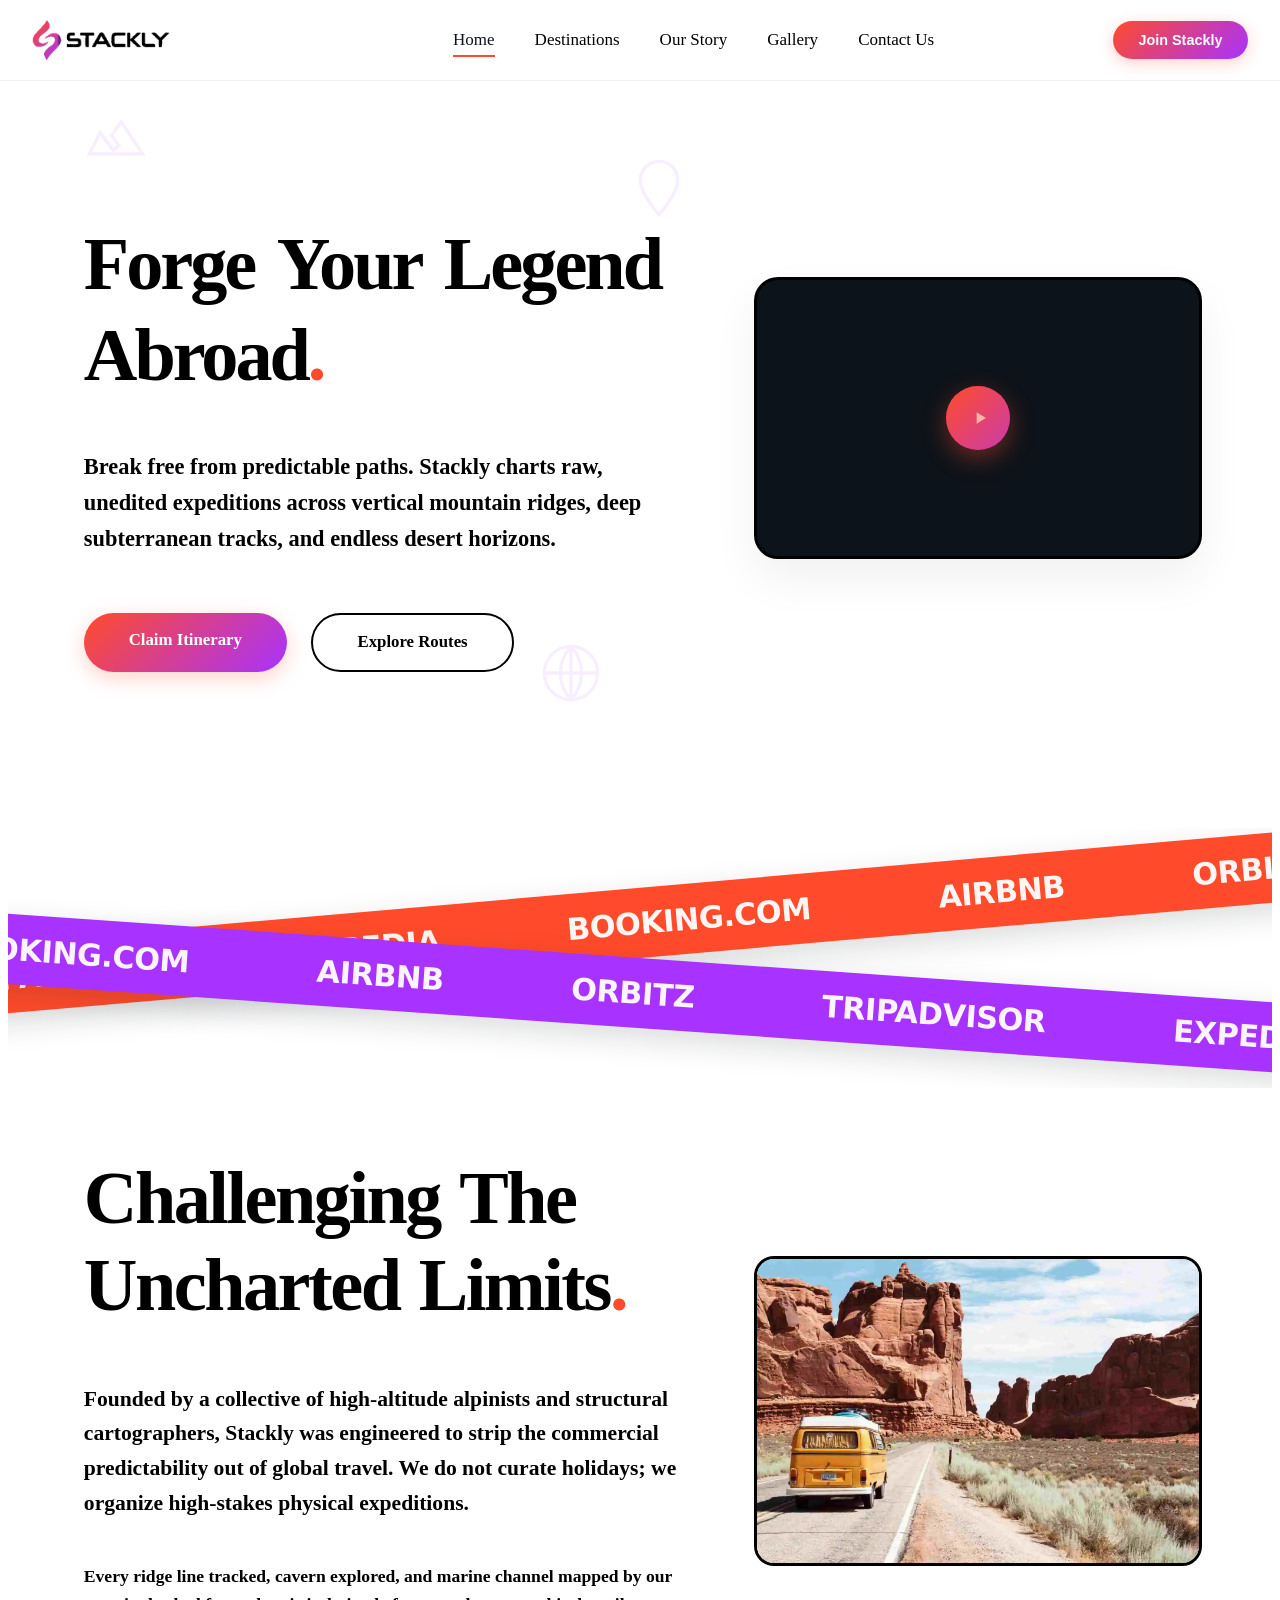
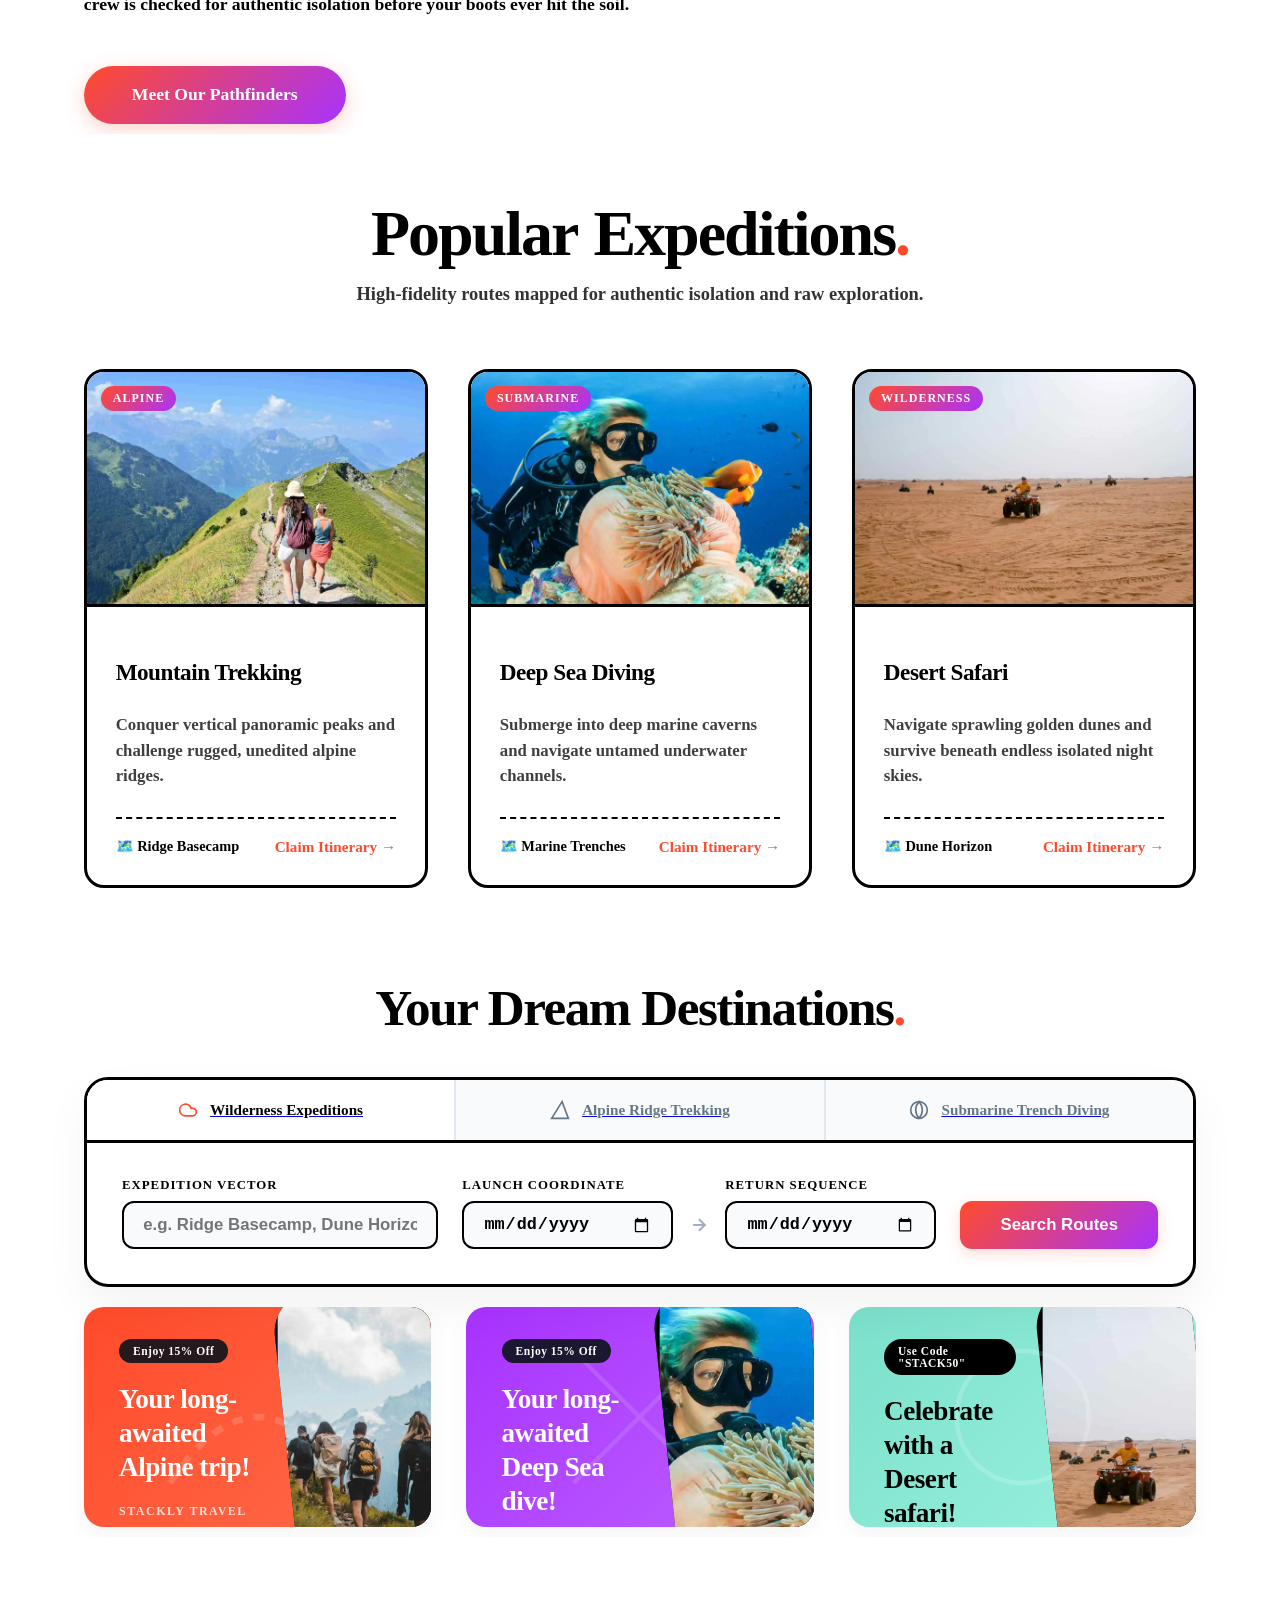
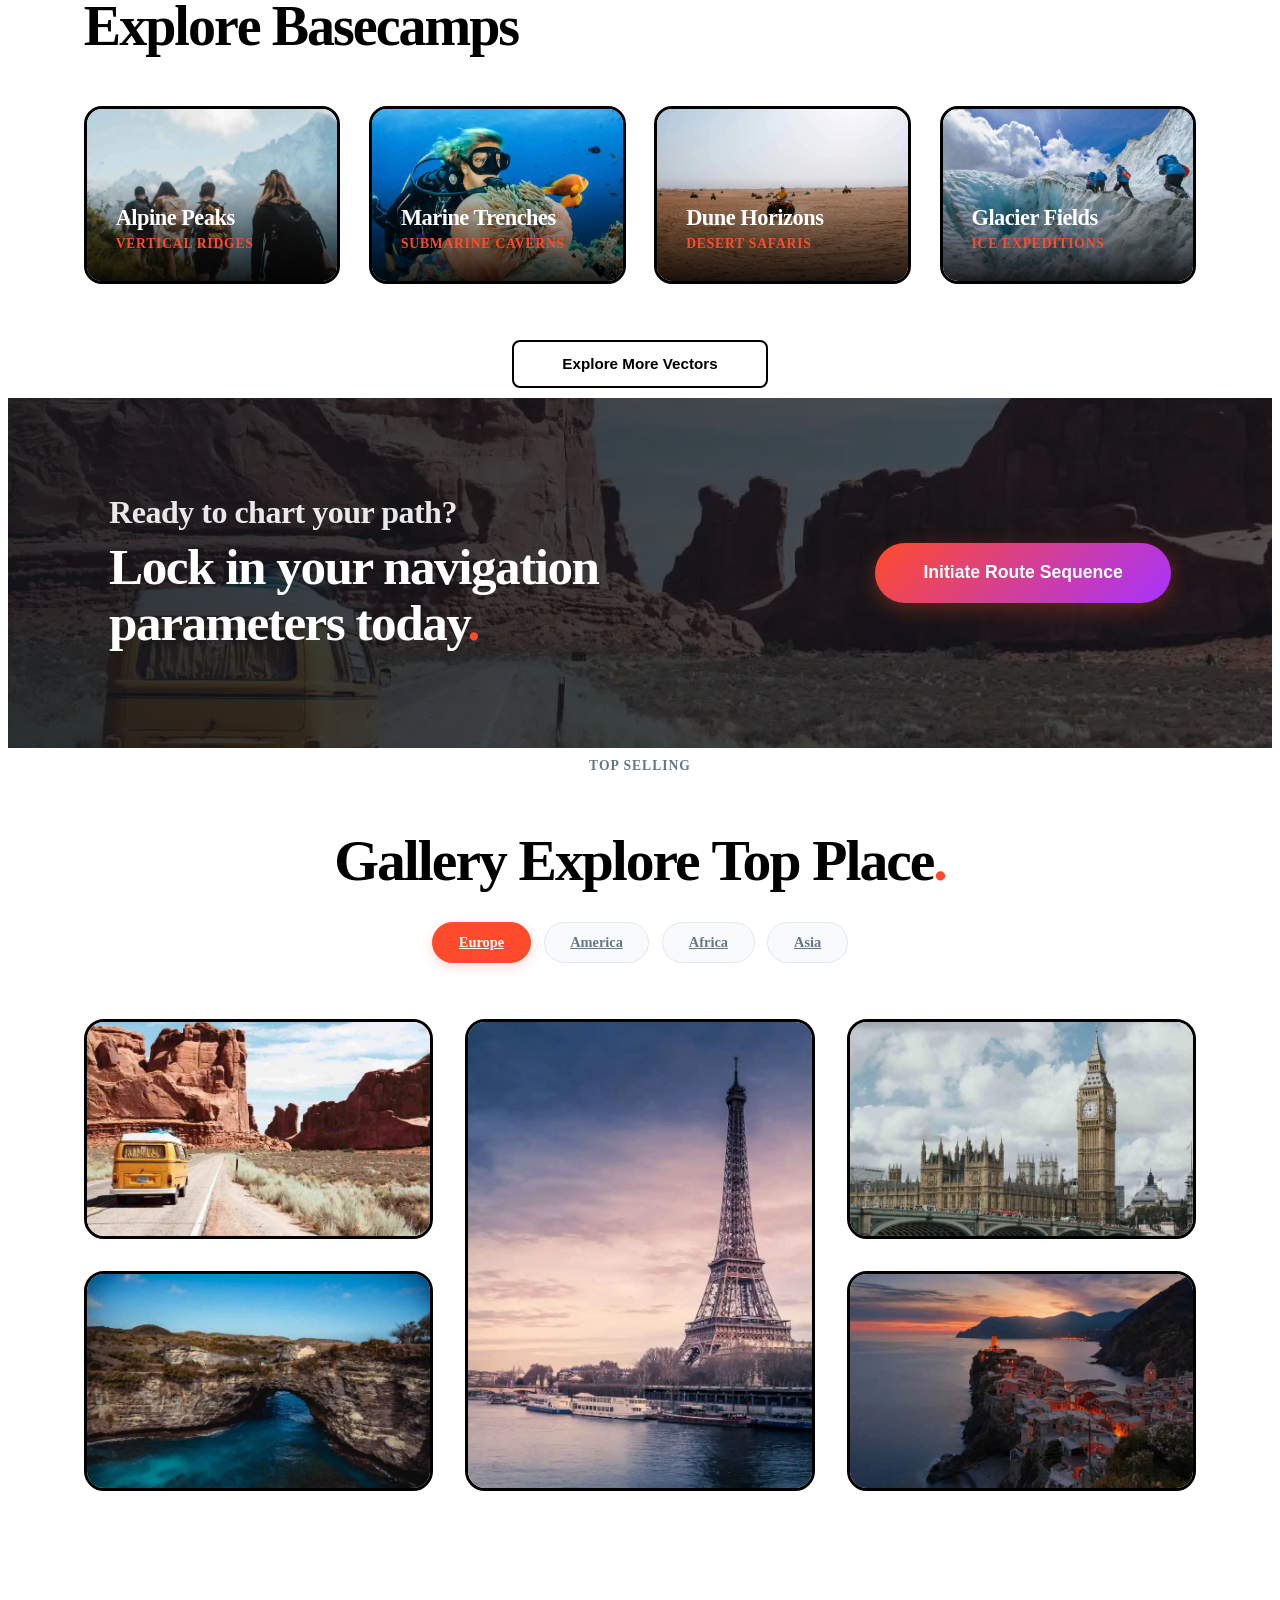
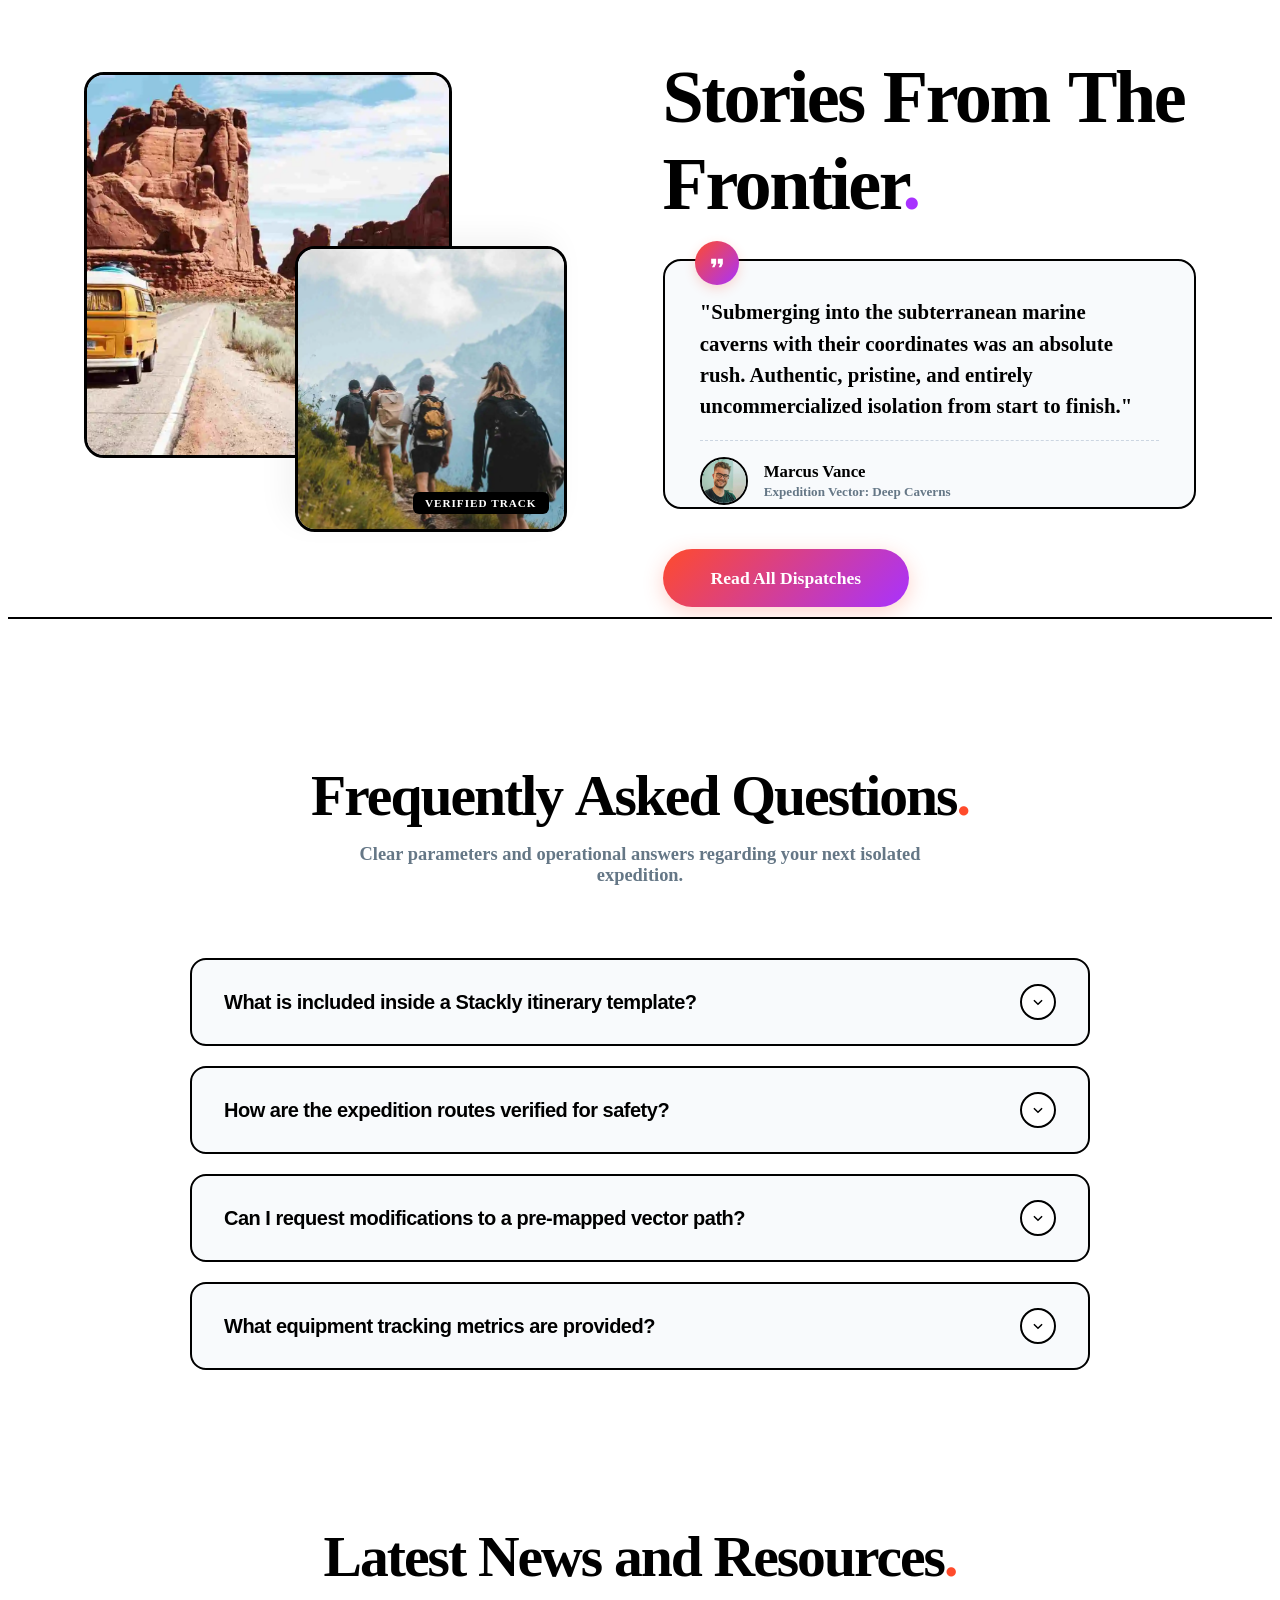
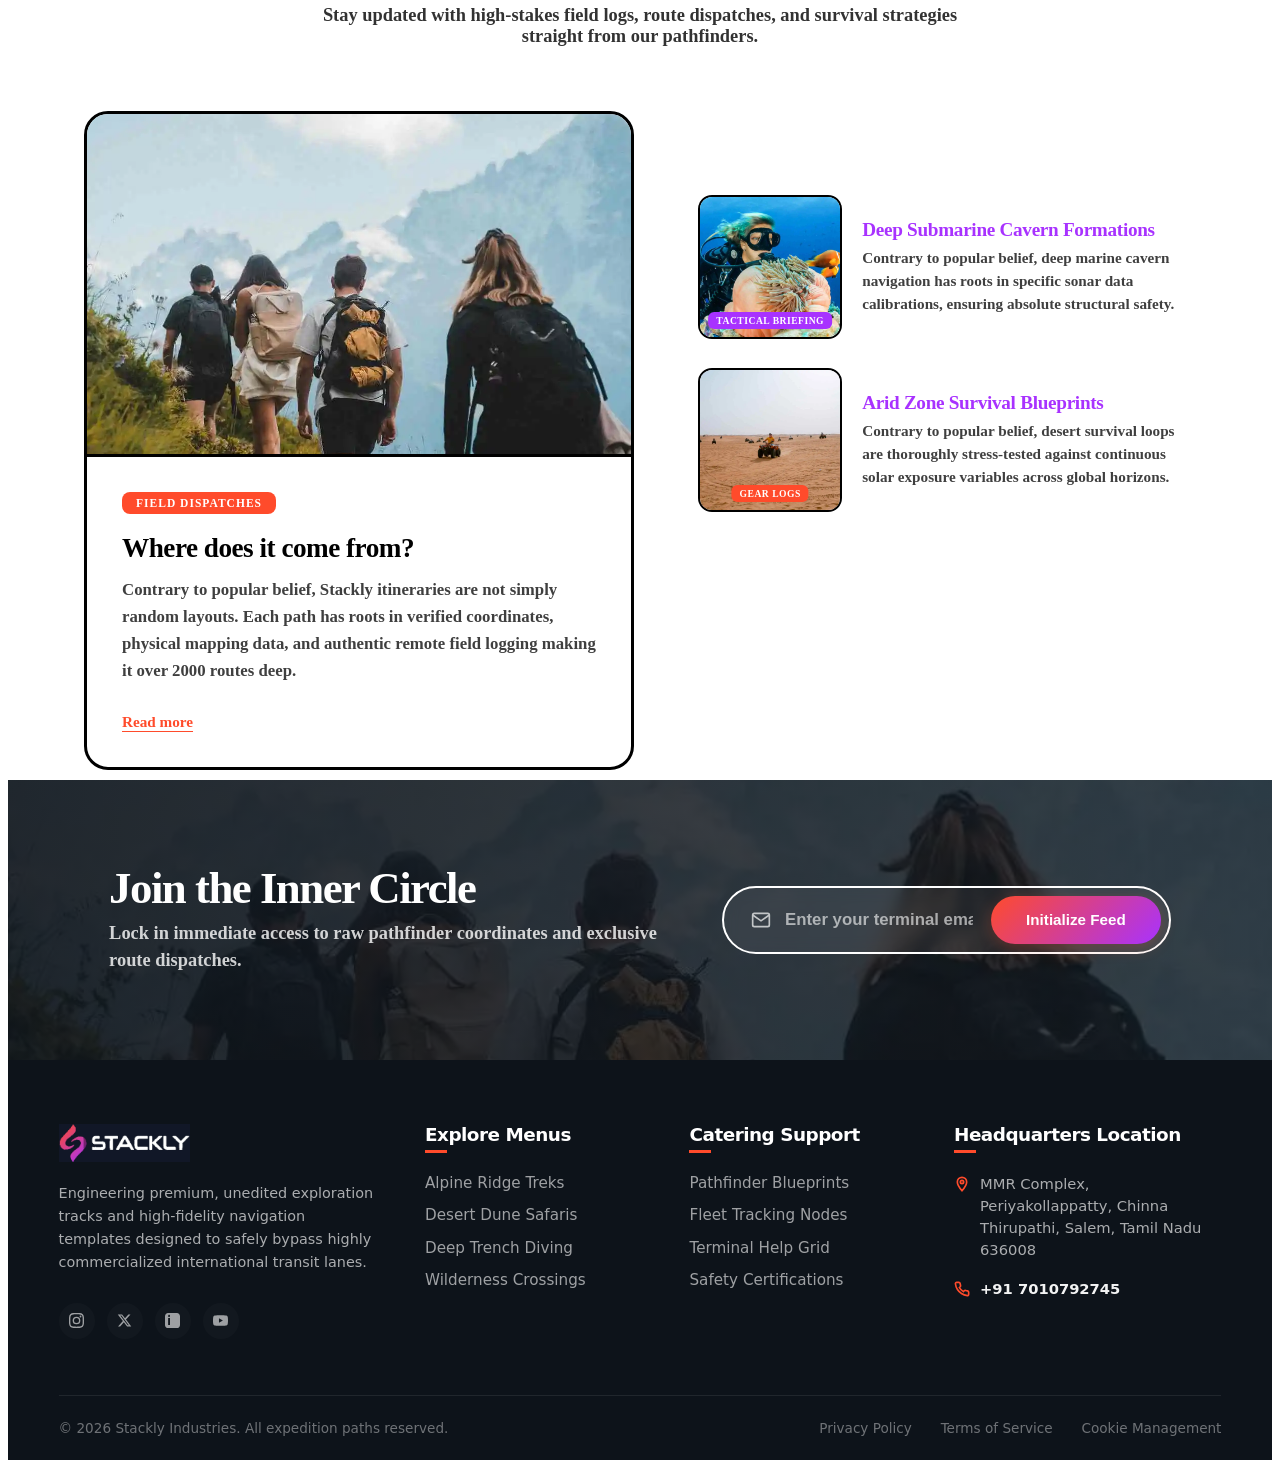
<file: index.html>
<!DOCTYPE html>
<html lang="en">
<head>
    <meta charset="UTF-8">
    <meta name="viewport" content="width=device-width, initial-scale=1.0">
    <title>Stackly | Adventure Expeditions</title>
    <link rel="stylesheet" href="style.css">
</head>
<body>

<!-- Fully Responsive Fluid-Loop Preloader Page for Stackly -->
<div id="preloader">
    <!-- Fluid Floating Vector Background Elements -->
    <div class="floating-bg">
        <!-- Mountain Peak Icon -->
        <svg class="float-icon icon-1" viewBox="0 0 24 24"><path d="M14 6l-3.75 5 2.85 3.8-2.2 1.65-4.9-6.45L2 18h20L14 6z"/></svg>
        <!-- Globe / Latitude Icon -->
        <svg class="float-icon icon-2" viewBox="0 0 24 24"><circle cx="12" cy="12" r="10"/><path d="M12 2a15.3 15.3 0 0 1 4 10 15.3 15.3 0 0 1-4 10 15.3 15.3 0 0 1-4-10 15.3 15.3 0 0 1 4-10zM2 12h20"/></svg>
        <!-- Map Pin Accent -->
        <svg class="float-icon icon-3" viewBox="0 0 24 24"><path d="M12 2C8.13 2 5 5.13 5 9c0 5.25 7 13 7 13s7-7.75 7-13c0-3.87-3.13-7-7-7zm0 9.5c-1.38 0-2.5-1.12-2.5-2.5s1.12-2.5 2.5-2.5 2.5 1.12 2.5 2.5-1.12 2.5-2.5 2.5z"/></svg>
        <!-- Hot Air Balloon Explorer Icon -->
        <svg class="float-icon icon-4" viewBox="0 0 24 24"><path d="M12 2a8 8 0 0 0-8 8c0 3.25 2.5 6.5 5 8.5v2a1 1 0 0 0 1 1h4a1 1 0 0 0 1-1v-2c2.5-2 5-5.25 5-8.5a8 8 0 0 0-8-8zm-2 20h4v1h-4v-1z"/></svg>
    </div>

    <!-- Center Content Branding Hub -->
    <div class="loader-content">
        <!-- Re-engineered Responsive Fluid Loop Vector Logo -->
        <div class="logo-wrapper">
            <svg class="stack-logo-svg" viewBox="0 0 100 60" xmlns="http://w3.org">
                <defs>
                    <linearGradient id="logoGrad" x1="0%" y1="0%" x2="100%" y2="100%">
                        <stop offset="0%" stop-color="#ff4b2b" />
                        <stop offset="50%" stop-color="#a832ff" />
                        <stop offset="100%" stop-color="#3b82f6" />
                    </linearGradient>
                </defs>
                <!-- Perfectly proportioned infinity track filling the viewport container -->
                <path class="fluid-loop-track" d="M 30 30 C 10 10, 10 50, 30 30 C 50 10, 50 50, 70 30 C 90 10, 90 50, 70 30 C 50 10, 50 50, 30 30 Z" />
            </svg>
        </div>

        <h1 class="brand-name">Stackly<span>.</span></h1>
        
        <!-- Minimal Graphic Pulse Indicator -->
        <div class="pulse-status-container">
            <span class="pulse-dot"></span>
            <span class="status-text">INITIALIZING EXPEDITION</span>
        </div>
    </div>
</div>

<script>
    document.addEventListener('DOMContentLoaded', () => {
    
    // Architectural Component Trigger targeting Preloader Layer
    const preloader = document.getElementById('preloader');
    
    setTimeout(() => {
        if(preloader) {
            // Dismiss Preloader with premium clean translation slide effect
            preloader.classList.add('fade-out');
            
            // Seamlessly unlock main content view mechanics
            document.body.style.overflowY = "auto";
        }
    }, 2000); // Strict 2-second timing rule
    
});

</script>

<!-- Fully Responsive Navigation Header -->
<header class="main-navbar">
    <div class="nav-container">
        
        <!-- Brand Logo Container (Clicking refreshes the page) -->
        <a href="" class="brand-logo-link" onclick="window.location.reload(); return false;">
            <img src="./assests/logo adventure.webp" alt="Stackly Logo" class="brand-logo-img">
        </a>

        <!-- Hamburger Icon for Responsive Layout Mobile View -->
        <div class="hamburger-menu" id="hamburgerMenu">
            <span class="nav-bar"></span>
            <span class="nav-bar"></span>
            <span class="nav-bar"></span>
        </div>

        <!-- Navigation Menus Link Layout Wrapper -->
        <nav class="nav-menu-wrapper" id="navMenuWrapper">
            <!-- 5 Centered Nav Links -->
            <ul class="nav-menu-list">
                <li><a href="index.html" class="menu-item active">Home</a></li>
                <li><a href="destination.html" class="menu-item">Destinations</a></li>
                <li><a href="story.html" class="menu-item">Our Story</a></li>
                <li><a href="gallery.html" class="menu-item">Gallery</a></li>
                <li><a href="contact.html" class="menu-item">Contact Us</a></li>
            </ul>

            <!-- Right Side Corner Auth Button -->
            <div class="nav-auth-wrapper">
              <button class="btn-auth" id="authBtn" onclick="window.location.href='login.html'">
    Join Stackly
</button>
            </div>
        </nav>

    </div>
</header>

<script>
    document.addEventListener('DOMContentLoaded', () => {
    
    // Select HTML Structural Elements for Responsive Navbar Menu Loop
    const hamburgerMenu = document.getElementById('hamburgerMenu');
    const navMenuWrapper = document.getElementById('navMenuWrapper');
    const menuLinks = document.querySelectorAll('.menu-item');

    // Toggle Mobile Panel overlay classes upon action clicks
    hamburgerMenu.addEventListener('click', () => {
        hamburgerMenu.classList.toggle('open');
        navMenuWrapper.classList.toggle('mobile-active');
        
        // Prevent background webpage scrolling when structural panel overlay is open
        if (navMenuWrapper.classList.contains('mobile-active')) {
            document.body.style.overflow = 'hidden';
        } else {
            document.body.style.overflow = 'auto';
        }
    });

    // Close the navigation modal window instantly when any single item anchor link is chosen
    menuLinks.forEach(link => {
        link.addEventListener('click', (e) => {
            // Remove active tags across all structural items
            menuLinks.forEach(item => item.classList.remove('active'));
            // Inject structural active highlight onto selection
            e.target.classList.add('active');

            // Dismiss mobile drawer layouts
            hamburgerMenu.classList.remove('open');
            navMenuWrapper.classList.remove('mobile-active');
            document.body.style.overflow = 'auto';
        });
    });

});

</script>

<!-- Fully Responsive Immersive Brand-Themed Hero Section -->
<section id="hero-arena" class="hero-section">
    <!-- Theme Floating Vector Background Systems -->
    <div class="hero-floating-bg">
        <svg class="hero-float-icon icon-alpha" viewBox="0 0 24 24"><path d="M14 6l-3.75 5 2.85 3.8-2.2 1.65-4.9-6.45L2 18h20L14 6z"/></svg>
        <svg class="hero-float-icon icon-beta" viewBox="0 0 24 24"><circle cx="12" cy="12" r="10"/><path d="M12 2v20M2 12h20M12 2a15.3 15.3 0 0 1 4 10 15.3 15.3 0 0 1-4 10 15.3 15.3 0 0 1-4-10 15.3 15.3 0 0 1 4-10z"/></svg>
        <svg class="hero-float-icon icon-gamma" viewBox="0 0 24 24"><path d="M12 2C8.13 2 5 5.13 5 9c0 5.25 7 13 7 13s7-7.75 7-13c0-3.87-3.13-7-7-7z"/></svg>
    </div>

    <div class="hero-container">
        <!-- LEFT COLUMN: Typography Matrix Engine & Actions -->
        <div class="hero-text-block">
            <!-- Scroll-Triggered Staggered Word Entry Header -->
            <h1 class="hero-title" id="scrollTitle">
                <span class="scroll-word">Forge</span>
                <span class="scroll-word">Your</span>
                <span class="scroll-word">Legend</span>
                <span class="scroll-word">Abroad<span class="brand-dot">.</span></span>
            </h1>
            
            <!-- Side-Entrance Premium Typography Description -->
            <p class="hero-description" id="sideContent">
                Break free from predictable paths. Stackly charts raw, unedited expeditions across vertical mountain ridges, deep subterranean tracks, and endless desert horizons.
            </p>

            <!-- Bottom-Up Entrance CTA Group -->
            <div class="hero-cta-group" id="bottomCta">
                <a href="404.html" class="hero-btn primary-cta">Claim Itinerary</a>
                <a href="404.html" class="hero-btn secondary-cta">Explore Routes</a>
            </div>
        </div>

        <!-- RIGHT COLUMN: Creative Cinematic Video Terminal Frame -->
        <div class="hero-video-wrapper" id="videoWrapper">
            <div class="video-frame-border" id="videoTrigger">
                <div class="video-overlay-play">
                    <div class="play-pulse-ring"></div>
                    <svg class="play-svg" viewBox="0 0 24 24"><path d="M8 5v14l11-7z" fill="#ffffff"/></svg>
                </div>
                <video loop muted playsinline autoplay class="hero-embedded-video" id="heroVid">
                    <source src="./assests/adventure travel video.mp4" type="video/mp4">
                    <img src="./assests/mountain trekking.webp" alt="Expedition Terminal Grid">
                </video>
            </div>
        </div>
    </div>
</section>

<style>
    /* --- Core Brand Theme Variable Maps --- */
:root {
    --brand-primary: #ff4b2b;
    --brand-gradient: linear-gradient(135deg, #ff4b2b 0%, #a832ff 100%);
    --brand-dark: #0d131a;
    --text-pure-black: #000000;
}

/* Creative Hero Context Setup */
.hero-section {
    position: relative;
    width: 100%;
    min-height: calc(100vh - 80px);
    background-color: #ffffff;
    padding: 3rem 6%;
    display: flex;
    align-items: center;
    overflow: hidden;
    box-sizing: border-box;
}

.hero-container {
    max-width: 1600px;
    margin: 0 auto;
    display: grid;
    grid-template-columns: 1.15fr 0.85fr;
    gap: 4.5rem;
    align-items: center;
    width: 100%;
    position: relative;
    z-index: 5;
}

/* ==========================================
   LEFT COLUMN: SCROLL & HOVER KINETIC TEXT
   ========================================== */
.hero-text-block {
    display: flex;
    flex-direction: column;
}

/* Scroll Word Animation States */
.hero-title {
    display: flex;
    flex-wrap: wrap;
    gap: 0.8rem 1.4rem;
    font-size: clamp(3.2rem, 5.8vw, 5.4rem);
    font-weight: 900;
    color: var(--text-pure-black);
    line-height: 1.05;
    letter-spacing: -3px;
    margin-bottom: 2rem;
}

.scroll-word {
    display: inline-block;
    opacity: 0;
    transform: translateY(30px);
    transition: opacity 0.6s cubic-bezier(0.16, 1, 0.3, 1), transform 0.6s cubic-bezier(0.16, 1, 0.3, 1);
}

.scroll-word.reveal-active {
    opacity: 1;
    transform: translateY(0);
}

.brand-dot {
    color: var(--brand-primary);
}

/* Side-Entrance Interactive Paragraph Layout */
.hero-description {
    font-size: clamp(1.15rem, 2vw, 1.4rem);
    font-weight: 700;
    color: var(--text-pure-black);
    line-height: 1.6;
    margin-bottom: 3.5rem;
    max-width: 680px;
    opacity: 0;
    transform: translateX(-60px);
    transition: opacity 0.8s cubic-bezier(0.16, 1, 0.3, 1), transform 0.8s cubic-bezier(0.16, 1, 0.3, 1), color 0.3s ease;
    cursor: default;
}

.hero-description.reveal-active {
    opacity: 1;
    transform: translateX(0);
}

/* Interactive Description Hover Micro-Scale Magnification */
.hero-description:hover {
    color: var(--brand-primary);
    transform: scale(1.01) translateX(5px);
}

/* Bottom-Up Entrance CTA Actions Layout */
.hero-cta-group {
    display: flex;
    gap: 1.5rem;
    opacity: 0;
    transform: translateY(40px);
    transition: opacity 0.8s cubic-bezier(0.16, 1, 0.3, 1), transform 0.8s cubic-bezier(0.16, 1, 0.3, 1);
}

.hero-cta-group.reveal-active {
    opacity: 1;
    transform: translateY(0);
}

.hero-btn {
    display: inline-block;
    padding: 1.1rem 2.8rem;
    font-size: 1.05rem;
    font-weight: 800;
    text-decoration: none;
    border-radius: 40px;
    transition: transform 0.3s cubic-bezier(0.16, 1, 0.3, 1), box-shadow 0.3s ease, background-color 0.3s ease;
}

.primary-cta {
    background: var(--brand-gradient);
    color: #ffffff;
    box-shadow: 0 6px 20px rgba(255, 75, 43, 0.25);
}

.primary-cta:hover {
    transform: translateY(-4px) scale(1.02);
    box-shadow: 0 10px 25px rgba(255, 75, 43, 0.4);
}

.secondary-cta {
    background-color: #ffffff;
    color: var(--text-pure-black);
    border: 2px solid var(--text-pure-black);
}

.secondary-cta:hover {
    background-color: var(--text-pure-black);
    color: #ffffff;
    transform: translateY(-4px);
}

/* ==========================================
   RIGHT COLUMN: BRAND VIDEO FRAME TERMINAL
   ========================================== */
.hero-video-wrapper {
    width: 100%;
    opacity: 0;
    transform: scale(0.9) rotate(2deg);
    transition: opacity 1s cubic-bezier(0.16, 1, 0.3, 1), transform 1s cubic-bezier(0.16, 1, 0.3, 1);
}

.hero-video-wrapper.reveal-active {
    opacity: 1;
    transform: scale(1) rotate(0deg);
}

.video-frame-border {
    position: relative;
    width: 100%;
    aspect-ratio: 16 / 10;
    border: 3px solid var(--text-pure-black);
    border-radius: 24px;
    overflow: hidden;
    cursor: pointer;
    box-shadow: 0 20px 45px rgba(0,0,0,0.06);
    background-color: var(--brand-dark);
}

.hero-embedded-video {
    width: 100%;
    height: 100%;
    object-fit: cover;
    transition: transform 0.5s ease;
}

.video-frame-border:hover .hero-embedded-video {
    transform: scale(1.04);
}

/* Play Interface UI overlay element */
.video-overlay-play {
    position: absolute;
    top: 50%;
    left: 50%;
    transform: translate(-50%, -50%);
    width: 64px;
    height: 64px;
    background: var(--brand-gradient);
    border-radius: 50%;
    display: flex;
    align-items: center;
    justify-content: center;
    z-index: 10;
    box-shadow: 0 8px 25px rgba(255, 75, 43, 0.4);
}

.play-pulse-ring {
    position: absolute;
    width: 100%;
    height: 100%;
    border-radius: 50%;
    background: var(--brand-primary);
    opacity: 0.4;
    animation: radarPulse 2s infinite ease-out;
}

.play-svg {
    width: 20px;
    height: 20px;
    margin-left: 4px;
}

/* ==========================================
   BACKGROUND VECTORS & KEYFRAMES
   ========================================== */
.hero-floating-bg {
    position: absolute;
    width: 100%;
    height: 100%;
    top: 0;
    left: 0;
    pointer-events: none;
    z-index: 1;
}

.hero-float-icon {
    position: absolute;
    width: 5vw;
    min-width: 45px;
    max-width: 80px;
    fill: none;
    stroke: #a832ff;
    stroke-width: 1.25;
    opacity: 0.08;
    animation: floatingDrift 16s infinite linear alternate;
}

.icon-alpha { top: 12%; left: 6%; animation-delay: 0s; }
.icon-beta { bottom: 15%; left: 42%; animation-delay: -3s; }
.icon-gamma { top: 18%; right: 46%; animation-delay: -6s; }

@keyframes radarPulse {
    100% { transform: scale(1.8); opacity: 0; }
}

@keyframes floatingDrift {
    0% { transform: translate(0, 0) rotate(0deg); }
    100% { transform: translate(25px, -25px) rotate(8deg); }
}

/* ==========================================
   RESPONSIVE DESIGN SYSTEM MEDIA QUERIES
   ========================================== */
@media (max-width: 1024px) {
    .hero-container {
        grid-template-columns: 1fr;
        gap: 3.5rem;
    }
    .hero-text-block {
        align-items: center;
        text-align: center;
    }
    .hero-title {
        justify-content: center;
    }
    .hero-description {
        margin-left: auto;
        margin-right: auto;
    }
    .hero-cta-group {
        justify-content: center;
    }
    .hero-video-wrapper {
        max-width: 700px;
        margin: 0 auto;
    }
}

@media (max-width: 480px) {
    .hero-cta-group {
        flex-direction: column;
        width: 100%;
        max-width: 280px;
    }
    .hero-btn {
        text-align: center;
        width: 100%;
    }
}


</style>

<script>
    document.addEventListener('DOMContentLoaded', () => {

    // ==========================================
    // 1. SCROLL-TRIGGERED WORD ENGINE REVEALS
    // ==========================================
    const heroSection = document.getElementById('hero-arena');
    const scrollWords = document.querySelectorAll('.scroll-word');
    const sideContent = document.getElementById('sideContent');
    const bottomCta = document.getElementById('bottomCta');
    const videoWrapper = document.getElementById('videoWrapper');

    const scrollRevealOptions = {
        root: null,
        threshold: 0.12 // Fires when 12% of the hero zone is visible
    };

    const revealElements = (entries, observer) => {
        entries.forEach(entry => {
            if (entry.isIntersecting) {
                // Stagger individual word entries sequentially
                scrollWords.forEach((word, index) => {
                    setTimeout(() => {
                        word.classList.add('reveal-active');
                    }, index * 120); // 120ms staggered transition gap
                });

                // Trigger side-content description entry text blocks
                setTimeout(() => {
                    sideContent.classList.add('reveal-active');
                }, scrollWords.length * 120 + 100);

                // Trigger bottom-up action layout buttons entry hooks
                setTimeout(() => {
                    bottomCta.classList.add('reveal-active');
                }, scrollWords.length * 120 + 300);

                // Reveal video frame border card container asset elements
                setTimeout(() => {
                    videoWrapper.classList.add('reveal-active');
                }, scrollWords.length * 120 + 450);

                observer.unobserve(entry.target); // Unbind context memory loops
            }
        });
    };

    const heroObserver = new IntersectionObserver(revealCallback = revealElements, scrollRevealOptions);
    if (heroSection) heroObserver.observe(heroSection);

    // ==========================================
    // 2. CREATIVE POP-OUT THEATRE CINEMA VIEWER
    // ==========================================
 
    // ==========================================
    // 2. PLAY VIDEO DIRECTLY ON THE HOME PAGE
    // ==========================================
    const videoTrigger = document.getElementById('videoTrigger');
    const nativeVid = document.getElementById('heroVid');
    const playOverlay = videoTrigger?.querySelector('.video-overlay-play');

    if (videoTrigger && nativeVid) {
        videoTrigger.addEventListener('click', () => {
            if (nativeVid.paused) {
                nativeVid.play();
            } else {
                nativeVid.pause();
            }
        });

        nativeVid.addEventListener('play', () => {
            if (playOverlay) playOverlay.style.display = 'none';
        });

        nativeVid.addEventListener('pause', () => {
            if (playOverlay) playOverlay.style.display = 'flex';
        });

        nativeVid.addEventListener('ended', () => {
            if (playOverlay) playOverlay.style.display = 'flex';
        });
    }

});

</script>


<!-- Fully Responsive Intersecting Brand Carousel Section -->
<section id="partner-marquee-zone" class="marquee-section">
    <div class="marquee-perspective-container">
        
        <!-- UPPER TRACK: Electric Coral Ribbon (Moving Left-to-Right) -->
        <div class="marquee-ribbon track-upper">
            <div class="marquee-track animation-reverse">
                <!-- Group 1 -->
                <div class="marquee-item"><span class="brand-text">Tripadvisor</span></div>
                <div class="marquee-item"><span class="brand-text">Expedia</span></div>
                <div class="marquee-item"><span class="brand-text">Booking.com</span></div>
                <div class="marquee-item"><span class="brand-text">Airbnb</span></div>
                <div class="marquee-item"><span class="brand-text">Orbitz</span></div>
                <!-- Duplicate Group 1 for Seamless Infinite Loop -->
                <div class="marquee-item"><span class="brand-text">Tripadvisor</span></div>
                <div class="marquee-item"><span class="brand-text">Expedia</span></div>
                <div class="marquee-item"><span class="brand-text">Booking.com</span></div>
                <div class="marquee-item"><span class="brand-text">Airbnb</span></div>
                <div class="marquee-item"><span class="brand-text">Orbitz</span></div>
            </div>
        </div>

        <!-- LOWER TRACK: Solar Violet Ribbon (Moving Right-to-Left - Overlapping Layer) -->
        <div class="marquee-ribbon track-lower">
            <div class="marquee-track">
                <!-- Group 2 -->
                <div class="marquee-item"><span class="brand-text">Booking.com</span></div>
                <div class="marquee-item"><span class="brand-text">Airbnb</span></div>
                <div class="marquee-item"><span class="brand-text">Orbitz</span></div>
                <div class="marquee-item"><span class="brand-text">Tripadvisor</span></div>
                <div class="marquee-item"><span class="brand-text">Expedia</span></div>
                <!-- Duplicate Group 2 for Seamless Infinite Loop -->
                <div class="marquee-item"><span class="brand-text">Booking.com</span></div>
                <div class="marquee-item"><span class="brand-text">Airbnb</span></div>
                <div class="marquee-item"><span class="brand-text">Orbitz</span></div>
                <div class="marquee-item"><span class="brand-text">Tripadvisor</span></div>
                <div class="marquee-item"><span class="brand-text">Expedia</span></div>
            </div>
        </div>

    </div>
</section>

<style>
    /* --- Intersecting Dynamic Marquee Styles --- */
.marquee-section {
    position: relative;
    width: 100%;
    background-color: #ffffff;
    padding: 10px 0; /* Creates breathing room for the diagonal angles */
    overflow: hidden;
    box-sizing: border-box;
}

/* Container defining structural bounds for the rotation matrix layers */
.marquee-perspective-container {
    position: relative;
    width: 100%;
    height: 240px;
    display: flex;
    flex-direction: column;
    justify-content: center;
}

/* Shared Ribbon Track Foundation Rules */
.marquee-ribbon {
    position: absolute;
    width: 120%; /* Extends past viewport boundaries to hide edges during rotation */
    left: -10%;
    height: 70px;
    display: flex;
    align-items: center;
    box-shadow: 0 10px 30px rgba(13, 19, 26, 0.15);
    overflow: hidden;
    z-index: 5;
}

/* ==========================================
   THEMED DIAGONAL CRISS-CROSS TRACK DESIGN
   ========================================== */

/* Upper Track: Electric Coral Brand Accent Color */
.marquee-ribbon.track-upper {
    background-color: #ff4b2b; 
    transform: rotate(-5deg) translateY(-35px); /* Rotates upward diagonally */
}

/* Lower Track: Solar Violet Brand Accent Color (Overlapping layer) */
.marquee-ribbon.track-lower {
    background-color: #a832ff; 
    transform: rotate(4deg) translateY(35px); /* Rotates downward diagonally */
    z-index: 10; /* Layered on top just like the provided mockup */
}

/* Infinite Rolling Flex Container Chassis */
.marquee-track {
    display: flex;
    width: max-content;
    animation: infiniteScroll 25s linear infinite;
}

/* Alternate loop direction configuration */
.marquee-track.animation-reverse {
    animation-direction: reverse;
}

/* Individual Marquee Items Grid spacing */
.marquee-item {
    display: flex;
    align-items: center;
    justify-content: center;
    padding: 0 4rem;
    height: 100%;
    white-space: nowrap;
}

/* High-Contrast Bold White Text Styling */
.brand-text {
    font-size: clamp(1.4rem, 2.5vw, 1.9rem);
    font-weight: 800;
    color: #ffffff;
    letter-spacing: -0.5px;
    text-transform: uppercase;
    font-family: system-ui, -apple-system, sans-serif;
    opacity: 0.95;
    user-select: none;
}

/* ==========================================
   HARDWARE-ACCELERATED TRANSITION TIMELINES
   ========================================== */
@keyframes infiniteScroll {
    0% {
        transform: translate3d(0, 0, 0);
    }
    100% {
        transform: translate3d(-50%, 0, 0); /* Shifts exactly halfway through matching duplicates */
    }
}

/* Pause the looping sequence on active cursor hovers to allow quick brand checking */
.marquee-ribbon:hover .marquee-track {
    animation-play-state: paused;
}

/* ==========================================
   RESPONSIVE LAYOUT CONSTRAINTS
   ========================================== */
@media (max-width: 768px) {
    .marquee-section {
        padding: 5rem 0;
    }
    .marquee-perspective-container {
        height: 180px;
    }
    .marquee-ribbon {
        height: 52px;
    }
    /* Flatten angles slightly on mobile viewports to prevent drastic layout cropping */
    .marquee-ribbon.track-upper {
        transform: rotate(-3deg) translateY(-20px);
    }
    .marquee-ribbon.track-lower {
        transform: rotate(3deg) translateY(20px);
    }
    .marquee-item {
        padding: 0 2.5rem;
    }
}

</style>

<script>
    document.addEventListener('DOMContentLoaded', () => {

    const ribbons = document.querySelectorAll('.marquee-ribbon');

    ribbons.forEach(ribbon => {
        const track = ribbon.querySelector('.marquee-track');
        let isDown = false;
        let startX;
        let scrollLeft;
        let baseTransform = 0;

        // ==========================================
        // 1. DYNAMIC SPEED ACCELERATION ON SCROLL
        // ==========================================
        const speedOptions = { root: null, threshold: 0.1 };
        
        const dynamicSpeedObserver = new IntersectionObserver((entries) => {
            entries.forEach(entry => {
                if (entry.isIntersecting) {
                    // Normalize motion when visible in viewport
                    track.style.animationPlayState = 'running';
                } else {
                    // Freeze off-screen elements to save device battery and computing cycles
                    track.style.animationPlayState = 'paused';
                }
            });
        }, speedOptions);
        
        dynamicSpeedObserver.observe(ribbon);

        // ==========================================
        // 2. KINETIC MOUSE INTERACTION & SWIPE VELOCITY
        // ==========================================
        
        // Helper function to extract current hardware translation coordinates
        const getCurrentX = () => {
            const style = window.getComputedStyle(track);
            const matrix = new WebKitCSSMatrix(style.transform);
            return matrix.m41; 
        };

        ribbon.addEventListener('mousedown', (e) => {
            isDown = true;
            ribbon.style.cursor = 'grabbing';
            track.style.animationPlayState = 'paused'; // Temporarily pause infinite keyframes loop
            
            // Capture historical matrix offsets
            baseTransform = getCurrentX();
            startX = e.pageX;
        });

        window.addEventListener('mouseup', () => {
            if (!isDown) return;
            isDown = false;
            ribbon.style.cursor = 'pointer';
            
            // Seamlessly resume core layout automated movement
            track.style.animationPlayState = 'running';
        });

        ribbon.addEventListener('mousemove', (e) => {
            if (!isDown) return;
            e.preventDefault();
            
            const x = e.pageX;
            const walk = (x - startX) * 1.5; // Drag calibration multiplier ratio
            
            // Adjust loop track offset manually
            track.style.transform = `translate3d(${baseTransform + walk}px, 0, 0)`;
        });

        // Touch gesture mapping for premium smartphone layout compliance
        ribbon.addEventListener('touchstart', (e) => {
            track.style.animationPlayState = 'paused';
            baseTransform = getCurrentX();
            startX = e.touches[0].pageX;
        }, { passive: true });

        ribbon.addEventListener('touchmove', (e) => {
            const x = e.touches[0].pageX;
            const walk = (x - startX) * 1.2;
            track.style.transform = `translate3d(${baseTransform + walk}px, 0, 0)`;
        }, { passive: true });

        ribbon.addEventListener('touchend', () => {
            track.style.animationPlayState = 'running';
            track.style.transform = ''; // Return layout calculations smoothly back to CSS control loops
        });
    });
});

</script>

<!-- Fully Responsive Immersive About Grid Section -->
<section id="about-story" class="about-section">
    <div class="about-container">
        
        <!-- LEFT COLUMN: Dynamic Motion Typography & Core Narrative -->
        <div class="about-text-block">
            <!-- Word-by-Word Multi-Directional Animated Header -->
            <h2 class="about-title" id="aboutTitle">
                <span class="about-word direction-top">Challenging</span>
                <span class="about-word direction-right">The</span>
                <span class="about-word direction-bottom">Uncharted</span>
                <span class="about-word direction-left">Limits<span class="brand-dot">.</span></span>
            </h2>
            
            <!-- Compact Dynamic Hover Paragraphs -->
            <p class="about-description scroll-bottom-reveal hover-target">
                Founded by a collective of high-altitude alpinists and structural cartographers, Stackly was engineered to strip the commercial predictability out of global travel. We do not curate holidays; we organize high-stakes physical expeditions.
            </p>
            <p class="about-subtext scroll-bottom-reveal hover-target">
                Every ridge line tracked, cavern explored, and marine channel mapped by our crew is checked for authentic isolation before your boots ever hit the soil.
            </p>

            <!-- Bottom-Up Entrance Action Button -->
            <div class="about-cta-wrapper scroll-bottom-reveal">
                <a href="404.html" class="about-btn-primary">Meet Our Pathfinders</a>
            </div>
        </div>

        <!-- RIGHT COLUMN: Compact Height Interactive Display Card -->
        <div class="about-image-wrapper" id="aboutImageBlock">
            <div class="about-graphic-frame">
                <div class="frame-accent-line"></div>
                <img src="./assests/mountain expedition.webp" alt="Mountain Expedition Exploration Pathfinder" class="about-display-img">
            </div>
        </div>

    </div>
</section>

<style>
    /* --- High-Contrast Architectural About Section Layout --- */
.about-section {
    position: relative;
    width: 100%;
    background-color: #ffffff;
    padding: 10px 6%;
    overflow: hidden;
    box-sizing: border-box;
}

.about-container {
    max-width: 1550px;
    margin: 0 auto;
    display: grid;
    grid-template-columns: 1.15fr 0.85fr; 
    gap: 4.5rem;
    align-items: center;
}

/* ==========================================
   LEFT COLUMN: BALANCED TYPOGRAPHY WITH HOVER EFFECTS
   ========================================== */
.about-text-block {
    display: flex;
    flex-direction: column;
}

.about-title {
    display: flex;
    flex-wrap: wrap;
    gap: 0.6rem 1.2rem;
    font-size: clamp(3rem, 5.8vw, 5rem);
    font-weight: 900;
    color: #000000; 
    line-height: 1.05;
    letter-spacing: -2.5px;
    margin-bottom: 2.2rem;
}

.about-word {
    display: inline-block;
    opacity: 0;
    transition: opacity 0.7s cubic-bezier(0.16, 1, 0.3, 1), transform 0.7s cubic-bezier(0.16, 1, 0.3, 1);
}

.about-title .brand-dot {
    color: #ff4b2b;
}

/* Compass entrance offsets */
.direction-top    { transform: translateY(-80px); }
.direction-right  { transform: translateX(80px); }
.direction-bottom { transform: translateY(80px); }
.direction-left   { transform: translateX(-80px); }

.about-word.reveal-active {
    opacity: 1;
    transform: translate(0);
}

/* Clean, Reduced Font Size Core Copy Setup */
.about-description {
    font-size: clamp(1.1rem, 1.8vw, 1.35rem); /* Reduced to a balanced readable size */
    font-weight: 700; 
    color: #000000; /* High-contrast pure black text color baseline */
    line-height: 1.6;
    margin-bottom: 1.5rem;
    max-width: 680px;
}

.about-subtext {
    font-size: clamp(0.95rem, 1.5vw, 1.1rem); /* Compact description scale */
    font-weight: 600;
    color: #000000; 
    line-height: 1.6;
    margin-bottom: 3rem;
    max-width: 650px;
    opacity: 0.85;
}

/* Dynamic Paragraph Hover Target Architecture */
.hover-target {
    transition: transform 0.4s cubic-bezier(0.16, 1, 0.3, 1), color 0.3s ease, opacity 0.3s ease;
    cursor: default;
}

/* Dynamic Interactive Transformation Loop */
.hover-target:hover {
    color: #ff4b2b; /* Morph to Stackly Electric Coral on cursor enter */
    transform: scale(1.02) translateX(8px); /* Fluid magnification shift */
    opacity: 1;
}

/* Shared Bottom Entrance Profiles */
.scroll-bottom-reveal {
    opacity: 0;
    transform: translateY(40px);
    transition: opacity 0.8s cubic-bezier(0.16, 1, 0.3, 1), transform 0.8s cubic-bezier(0.16, 1, 0.3, 1), color 0.3s ease, transform 0.4s cubic-bezier(0.16, 1, 0.3, 1);
}

.scroll-bottom-reveal.reveal-active {
    opacity: 1;
    transform: translateY(0);
}

/* Styled Brand Pill CTA Button */
.about-btn-primary {
    display: inline-block;
    padding: 1.15rem 3rem;
    font-size: 1.1rem;
    font-weight: 800;
    color: #ffffff;
    text-decoration: none;
    background: linear-gradient(135deg, #ff4b2b 0%, #a832ff 100%);
    border-radius: 40px;
    box-shadow: 0 5px 20px rgba(255, 75, 43, 0.25);
    transition: transform 0.3s cubic-bezier(0.16, 1, 0.3, 1), box-shadow 0.3s ease;
}

.about-btn-primary:hover {
    transform: translateY(-4px) scale(1.02);
    box-shadow: 0 8px 25px rgba(255, 75, 43, 0.4);
}

/* ==========================================
   RIGHT COLUMN: REDUCED COMPACT IMAGE FRAME
   ========================================== */
.about-image-wrapper {
    width: 100%;
    opacity: 0;
    transform: translateX(120px);
    transition: opacity 1s cubic-bezier(0.16, 1, 0.3, 1), transform 1s cubic-bezier(0.16, 1, 0.3, 1);
}

.about-image-wrapper.reveal-active {
    opacity: 1;
    transform: translateX(0);
}

.about-graphic-frame {
    position: relative;
    width: 100%;
    aspect-ratio: 16 / 11; 
    border: 3px solid #000000;
    border-radius: 20px;
    background-color: #f8fafc;
    overflow: hidden;
}

.about-display-img {
    width: 100%;
    height: 100%;
    object-fit: cover;
    display: block;
    transition: transform 0.6s cubic-bezier(0.16, 1, 0.3, 1);
}

.about-graphic-frame:hover .about-display-img {
    transform: scale(1.04);
}

.frame-accent-line {
    position: absolute;
    bottom: -15px;
    left: -15px;
    width: 60px;
    height: 60px;
    border-left: 4px solid #a832ff;
    border-bottom: 4px solid #a832ff;
    pointer-events: none;
    z-index: 5;
}

/* ==========================================
   RESPONSIVE LAYOUT MEDIA CONFIGS
   ========================================== */
@media (max-width: 1024px) {
    .about-container {
        grid-template-columns: 1fr;
        gap: 3.5rem;
    }
    .about-text-block {
        align-items: center;
        text-align: center;
    }
    .about-title {
        justify-content: center;
    }
    .about-image-wrapper {
        max-width: 650px;
        margin: 0 auto;
    }
}

</style>

<script>
    document.addEventListener('DOMContentLoaded', () => {

    // Target elements inside the Stackly About Section framework
    const aboutSection = document.getElementById('about-story');
    const aboutWords = document.querySelectorAll('.about-word');
    const bottomReveals = document.querySelectorAll('.scroll-bottom-reveal');
    const imageWrapper = document.getElementById('aboutImageBlock');

    // Setting up the high-performance device viewport scanner rules
    const observerOptions = {
        root: null, 
        threshold: 0.15 // Fires cleanly when 15% of the section area enters view
    };

    const triggerAboutReveal = (entries, observer) => {
        entries.forEach(entry => {
            if (entry.isIntersecting) {
                
                // 1. Stagger Multi-Directional Word Reveals sequentially
                aboutWords.forEach((word, index) => {
                    setTimeout(() => {
                        word.classList.add('reveal-active');
                    }, index * 120); // 120ms staggered transition gap
                });

                // 2. Cascade Compact Bottom-Up Paragraphs and pill button
                bottomReveals.forEach((element, index) => {
                    setTimeout(() => {
                        element.classList.add('reveal-active');
                    }, (aboutWords.length * 120) + (index * 180)); // Triggers smoothly right after header resolves
                });

                // 3. Slide in the compact landscape image frame from the right screen boundary
                setTimeout(() => {
                    if (imageWrapper) {
                        imageWrapper.classList.add('reveal-active');
                    }
                }, (aboutWords.length * 120) + 350);

                // Disconnect target observation loops immediately to optimize device memory performance
                observer.unobserve(entry.target);
            }
        });
    };

    // Instantiate and bind the IntersectionObserver setup
    const aboutObserver = new IntersectionObserver(triggerAboutReveal, observerOptions);
    
    if (aboutSection) {
        aboutObserver.observe(aboutSection);
    }

});

</script>

<!-- Fully Responsive Staggered Destination Showcase Section -->
<section id="destinations-showcase" class="destinations-section">
    
    <!-- Section Header Container -->
    <div class="destinations-header">
        <h2 class="section-main-title" id="destinationsTitle">
            <span class="dest-word">Popular</span>
            <span class="dest-word">Expeditions<span class="brand-dot">.</span></span>
        </h2>
        <p class="section-subtitle scroll-fade-up">High-fidelity routes mapped for authentic isolation and raw exploration.</p>
    </div>

    <!-- Cards Grid Framework -->
    <div class="destinations-grid" id="destinationsGrid">
        
        <!-- Card 1 -->
        <div class="destination-card-item scroll-card-reveal">
            <div class="card-image-box">
                <img src="./assests/trekking.webp" alt="Mountain Trekking" class="dest-img">
                <div class="card-badge">Alpine</div>
            </div>
            <div class="card-meta">
                <h3>Mountain Trekking</h3>
                <p>Conquer vertical panoramic peaks and challenge rugged, unedited alpine ridges.</p>
                <div class="card-footer-row">
                    <span class="location-tag">🗺️ Ridge Basecamp</span>
                    <a href="404.html" class="explore-inline-btn">Claim Itinerary →</a>
                </div>
            </div>
        </div>

        <!-- Card 2 -->
        <div class="destination-card-item scroll-card-reveal">
            <div class="card-image-box">
                <img src="./assests/deep sea diving.webp" alt="Deep Sea Diving" class="dest-img">
                <div class="card-badge">Submarine</div>
            </div>
            <div class="card-meta">
                <h3>Deep Sea Diving</h3>
                <p>Submerge into deep marine caverns and navigate untamed underwater channels.</p>
                <div class="card-footer-row">
                    <span class="location-tag">🗺️ Marine Trenches</span>
                    <a href="404.html" class="explore-inline-btn">Claim Itinerary →</a>
                </div>
            </div>
        </div>

        <!-- Card 3 -->
        <div class="destination-card-item scroll-card-reveal">
            <div class="card-image-box">
                <img src="./assests/dessert safari.webp" alt="Desert Safari" class="dest-img">
                <div class="card-badge">Wilderness</div>
            </div>
            <div class="card-meta">
                <h3>Desert Safari</h3>
                <p>Navigate sprawling golden dunes and survive beneath endless isolated night skies.</p>
                <div class="card-footer-row">
                    <span class="location-tag">🗺️ Dune Horizon</span>
                    <a href="404.html" class="explore-inline-btn">Claim Itinerary →</a>
                </div>
            </div>
        </div>

    </div>
</section>

<style>
    /* --- High-Contrast Destination Grid Matrix --- */
.destinations-section {
    width: 100%;
    background-color: #ffffff;
    padding: 10px 6%;
    overflow: hidden;
    box-sizing: border-box;
}

/* Header UI Elements */
.destinations-header {
    text-align: center;
    margin-bottom: 4rem;
}

.section-main-title {
    display: flex;
    justify-content: center;
    flex-wrap: wrap;
    gap: 0.5rem 1rem;
    font-size: clamp(2.6rem, 5vw, 4rem);
    font-weight: 900;
    color: #000000; /* Pure High-Contrast Black */
    letter-spacing: -2px;
    margin-bottom: 0.8rem;
}

.dest-word {
    display: inline-block;
    opacity: 0;
    transform: translateY(35px);
    transition: opacity 0.6s cubic-bezier(0.16, 1, 0.3, 1), transform 0.6s cubic-bezier(0.16, 1, 0.3, 1);
}

.dest-word.reveal-active {
    opacity: 1;
    transform: translateY(0);
}

.destinations-header .brand-dot {
    color: #ff4b2b; /* Stackly Electric Coral */
}

.section-subtitle {
    font-size: 1.15rem;
    font-weight: 600;
    color: #000000;
    opacity: 0;
    max-width: 600px;
    margin: 0 auto;
    transform: translateY(20px);
    transition: opacity 0.6s ease 0.3s, transform 0.6s ease 0.3s;
}

.section-subtitle.reveal-active {
    opacity: 0.8;
    transform: translateY(0);
}

/* ==========================================
   DESTINATIONS GRID CARDS CAROUSEL FRAME
   ========================================== */
.destinations-grid {
    max-width: 1650px;
    margin: 0 auto;
    display: grid;
    grid-template-columns: repeat(auto-fit, minmax(300px, 1fr));
    gap: 2.5rem;
    width: 100%;
}

.destination-card-item {
    background-color: #ffffff;
    border: 3px solid #000000; /* Bold industrial structural vector borders */
    border-radius: 20px;
    overflow: hidden;
    display: flex;
    flex-direction: column;
    opacity: 0;
    transform: translateY(50px);
    transition: opacity 0.7s cubic-bezier(0.16, 1, 0.3, 1), transform 0.7s cubic-bezier(0.16, 1, 0.3, 1), box-shadow 0.3s ease;
}

.destination-card-item.reveal-active {
    opacity: 1;
    transform: translateY(0);
}

/* Dynamic Hover Transformations */
.destination-card-item:hover {
    transform: translateY(-8px);
    box-shadow: 0 15px 35px rgba(255, 75, 43, 0.08);
    border-color: #ff4b2b; /* Morph to coral outline on hover */
}

/* Image Container */
.card-image-box {
    position: relative;
    width: 100%;
    aspect-ratio: 16 / 11;
    overflow: hidden;
    background-color: #f8fafc;
    border-bottom: 3px solid #000000;
    transition: border-color 0.3s ease;
}

.destination-card-item:hover .card-image-box {
    border-color: #ff4b2b;
}

.dest-img {
    width: 100%;
    height: 100%;
    object-fit: cover;
    transition: transform 0.6s cubic-bezier(0.16, 1, 0.3, 1);
}

.destination-card-item:hover .dest-img {
    transform: scale(1.04);
}

.card-badge {
    position: absolute;
    top: 14px;
    left: 14px;
    background: linear-gradient(135deg, #ff4b2b 0%, #a832ff 100%); /* Stackly Gradient */
    color: #ffffff;
    font-size: 0.75rem;
    font-weight: 800;
    letter-spacing: 1px;
    text-transform: uppercase;
    padding: 5px 12px;
    border-radius: 30px;
}

/* Card Content Details Blocks */
.card-meta {
    padding: 1.8rem;
    display: flex;
    flex-direction: column;
    flex-grow: 1;
}

.card-meta h3 {
    font-size: 1.45rem;
    font-weight: 900;
    color: #000000;
    margin-bottom: 0.6rem;
    letter-spacing: -0.5px;
}

.card-meta p {
    font-size: 1.05rem;
    font-weight: 600;
    color: #000000;
    opacity: 0.75;
    line-height: 1.5;
    margin-bottom: 1.8rem;
    flex-grow: 1;
}

/* Card Footer Row Layout */
.card-footer-row {
    display: flex;
    justify-content: space-between;
    align-items: center;
    border-top: 2px dashed #000000;
    padding-top: 1.2rem;
    margin-top: auto;
}

.location-tag {
    font-size: 0.9rem;
    font-weight: 800;
    color: #000000;
}

.explore-inline-btn {
    text-decoration: none;
    font-size: 0.95rem;
    font-weight: 800;
    color: #ff4b2b; /* Signature Coral Color Accent */
    transition: color 0.2s ease, transform 0.2s ease;
}

.destination-card-item:hover .explore-inline-btn {
    color: #a832ff; /* Morph to violet on card hover */
}

/* ==========================================
   RESPONSIVE DESIGN SYSTEM MEDIA CONFIGS
   ========================================== */
@media (max-width: 480px) {
    .destinations-section {
        padding: 4rem 4%;
    }
    .destinations-grid {
        grid-template-columns: 1fr;
    }
}

</style>

<script>
    document.addEventListener('DOMContentLoaded', () => {

    const mainSection = document.getElementById('destinations-showcase');
    const titleWords = document.querySelectorAll('.dest-word');
    const subtitle = document.querySelector('.section-subtitle');
    const destinationCards = document.querySelectorAll('.scroll-card-reveal');

    const destinationsObserverOptions = {
        root: null,
        threshold: 0.15 
    };

    const triggerDestinationsAnimations = (entries, observer) => {
        entries.forEach(entry => {
            if (entry.isIntersecting) {
                
                // 1. Stagger Title Word fly-up metrics sequentially
                titleWords.forEach((word, index) => {
                    setTimeout(() => {
                        word.classList.add('reveal-active');
                    }, index * 120);
                });

                // 2. Fade subtitle description up smoothly right after header
                setTimeout(() => {
                    subtitle.classList.add('reveal-active');
                }, titleWords.length * 120);

                // 3. Cascade Cards up one by one sequentially
                destinationCards.forEach((card, index) => {
                    setTimeout(() => {
                        card.classList.add('reveal-active');
                    }, (titleWords.length * 120) + 200 + (index * 150));
                });

                // Detach instance loops to optimize memory tracking cycles
                observer.unobserve(entry.target);
            }
        });
    };

    const sectionObserver = new IntersectionObserver(triggerDestinationsAnimations, destinationsObserverOptions);
    
    if (mainSection) {
        sectionObserver.observe(mainSection);
    }
});

</script>

<!-- Fully Responsive Balanced Tabbed Form Panel Layout -->
<section id="booking-matrix-hub" class="booking-section-ribbon">
    
    <!-- Restored Section Header Title Block -->
    <div class="booking-section-header">
        <h2 class="booking-main-title scroll-fade-up">Your Dream Destinations<span class="brand-dot-accent">.</span></h2>
    </div>

    <div class="booking-fluid-container scroll-fade-up">
        
        <!-- SECTION TABS HEADER ROW -->
        <div class="booking-tabs-nav">
          <a href="404.html" class="tab-trigger active" data-category="expeditions">
    <svg viewBox="0 0 24 24" fill="none" stroke="currentColor" stroke-width="2">
        <path d="M17.5 19H9a7 7 0 1 1 6.71-9h1.79a4.5 4.5 0 1 1 0 9z"/>
    </svg>
    <span>Wilderness Expeditions</span>
</a>
            <a href="404.html" class="tab-trigger" data-category="alpine">
    <svg viewBox="0 0 24 24" fill="none" stroke="currentColor" stroke-width="2">
        <path d="M14.5 2L2 22h20L14.5 2z"/>
    </svg>
    <span>Alpine Ridge Trekking</span>
</a><a href="404.html" class="tab-trigger" data-category="submarine">
    <svg viewBox="0 0 24 24" fill="none" stroke="currentColor" stroke-width="2">
        <circle cx="12" cy="12" r="10"/>
        <path d="M12 2a15.3 15.3 0 0 1 4 10 15.3 15.3 0 0 1-4 10 15.3 15.3 0 0 1-4-10 15.3 15.3 0 0 1 4-10z"/>
    </svg>
    <span>Submarine Trench Diving</span>
</a>
        </div>

        <!-- DATA INPUT ENGINE PANEL -->
        <div class="booking-panel-body">
            <form id="matrixBookingForm" class="booking-input-row" novalidate>
                
                <!-- INPUT 1: Target Destination Vector Node -->
                <div class="input-card-node">
                    <label for="terminalDestination">Expedition Vector</label>
                    <input type="text" id="terminalDestination" placeholder="e.g. Ridge Basecamp, Dune Horizon..." required>
                </div>

                <!-- INPUT 2: Timeline Dates -->
                <div class="input-card-node date-range-group">
                    <div class="date-field">
                        <label for="departureDate">Launch Coordinate</label>
                        <input type="date" id="departureDate" required>
                    </div>
                    <div class="timeline-arrow">
                        <svg viewBox="0 0 24 24" fill="none" stroke="currentColor" stroke-width="2.5"><path d="M5 12h14M12 5l7 7-7 7"/></svg>
                    </div>
                    <div class="date-field">
                        <label for="returnDate">Return Sequence</label>
                        <input type="date" id="returnDate" required>
                    </div>
                </div>

                <!-- SUBMIT BUTTON -->
                <div class="action-submit-node">
                    <button type="submit" class="btn-matrix-search">Search Routes</button>
                </div>

            </form>
        </div>

    </div>
</section>

<style>
    /* --- High-Contrast Architectural Interlocking Form Layout --- */
.booking-section-ribbon {
    width: 100%;
    background-color: #ffffff;
    /* Updated layout constraints: strict 80px top padding and 10px bottom padding padding rules */
    padding: 80px 6% 10px 6%; 
    box-sizing: border-box;
    position: relative;
    z-index: 100;
}

/* Restored Section Title Styles */
.booking-section-header {
    text-align: center;
    margin-bottom: 2.5rem;
}

.booking-main-title {
    font-size: clamp(2.2rem, 4vw, 3.2rem);
    font-weight: 800;
    color: #000000; /* Pure black high-contrast presentation */
    letter-spacing: -1.5px;
    margin: 0;
    opacity: 0;
    transform: translateY(20px);
    transition: opacity 0.6s cubic-bezier(0.16, 1, 0.3, 1), transform 0.6s cubic-bezier(0.16, 1, 0.3, 1);
}

.booking-main-title.reveal-active {
    opacity: 1;
    transform: translateY(0);
}

.brand-dot-accent {
    color: #ff4b2b; /* Stackly Electric Coral */
}

/* Main Box Card Canvas */
.booking-fluid-container {
    max-width: 1400px;
    margin: 0 auto;
    background-color: #ffffff;
    border: 3px solid #000000;
    border-radius: 24px;
    box-shadow: 0 20px 45px rgba(0, 0, 0, 0.05);
    overflow: hidden;
    opacity: 0;
    transform: translateY(30px);
    transition: opacity 0.8s cubic-bezier(0.16, 1, 0.3, 1), transform 0.8s cubic-bezier(0.16, 1, 0.3, 1);
}

.booking-fluid-container.reveal-active {
    opacity: 1;
    transform: translateY(0);
}

/* ==========================================
   TABS HEADER MATRIX ROUTER BAR
   ========================================== */
.booking-tabs-nav {
    display: flex;
    background-color: #f8fafc;
    border-bottom: 3px solid #000000;
    overflow-x: auto;
    scrollbar-width: none;
}

.booking-tabs-nav::-webkit-scrollbar {
    display: none;
}

.tab-trigger {
    flex: 1;
    min-width: 220px;
    display: flex;
    align-items: center;
    justify-content: center;
    gap: 12px;
    padding: 1.25rem 1.5rem;
    background: transparent;
    border: none;
    border-right: 2px solid #e2e8f0;
    cursor: pointer;
    transition: all 0.3s cubic-bezier(0.16, 1, 0.3, 1);
}

.tab-trigger:last-child {
    border-right: none;
}

.tab-trigger svg {
    width: 20px;
    height: 20px;
    color: #657786;
    transition: color 0.3s ease;
}

.tab-trigger span {
    font-size: 0.95rem;
    font-weight: 800;
    color: #657786;
    white-space: nowrap;
    transition: color 0.3s ease;
}

.tab-trigger.active {
    background-color: #ffffff;
}

.tab-trigger.active svg {
    color: #ff4b2b;
}

.tab-trigger.active span {
    color: #000000;
}

/* ==========================================
   FORM BODY FIELDS & DATA ENTRY GRID
   ========================================== */
.booking-panel-body {
    padding: 2.2rem;
}

.booking-input-row {
    display: flex;
    align-items: flex-end;
    gap: 1.5rem;
    width: 100%;
}

.input-card-node {
    flex: 1.2;
    display: flex;
    flex-direction: column;
    gap: 8px;
}

.input-card-node.date-range-group {
    flex: 1.8;
    flex-direction: row;
    align-items: flex-end;
    gap: 1rem;
}

.date-field {
    flex: 1;
    display: flex;
    flex-direction: column;
    gap: 8px;
}

.timeline-arrow {
    height: 48px;
    display: flex;
    align-items: center;
    justify-content: center;
    color: #a0aec0;
}

.timeline-arrow svg {
    width: 20px;
    height: 20px;
}

.booking-input-row label {
    font-size: 0.8rem;
    font-weight: 900;
    text-transform: uppercase;
    letter-spacing: 1px;
    color: #000000;
}

.booking-input-row input {
    width: 100%;
    height: 48px;
    padding: 0 1.2rem;
    background-color: #f8fafc;
    border: 2px solid #000000;
    border-radius: 12px;
    font-size: 1.05rem;
    font-weight: 700;
    color: #000000;
    outline: none;
    box-sizing: border-box;
    transition: border-color 0.25s ease;
}

.booking-input-row input:focus {
    border-color: #ff4b2b;
}

.action-submit-node {
    flex-shrink: 0;
}

.btn-matrix-search {
    height: 48px;
    padding: 0 2.5rem;
    background: linear-gradient(135deg, #ff4b2b 0%, #a832ff 100%);
    color: #ffffff;
    border: none;
    border-radius: 12px;
    font-size: 1.05rem;
    font-weight: 800;
    cursor: pointer;
    box-shadow: 0 4px 15px rgba(255, 75, 43, 0.2);
    transition: transform 0.25s cubic-bezier(0.16, 1, 0.3, 1), box-shadow 0.25s ease;
    white-space: nowrap;
}

.btn-matrix-search:hover {
    transform: translateY(-2px);
    box-shadow: 0 8px 22px rgba(255, 75, 43, 0.35);
}

/* ==========================================
   RESPONSIVE DESIGN BREAKPOINTS
   ========================================== */
@media (max-width: 992px) {
    .booking-section-ribbon {
        padding-top: 40px; /* Compress padding slightly on small mobile viewports */
    }

    .booking-input-row {
        flex-direction: column;
        align-items: stretch;
        gap: 1.5rem;
    }

    .input-card-node.date-range-group {
        flex-direction: column;
        align-items: stretch;
    }

    .timeline-arrow {
        transform: rotate(90deg);
        height: 20px;
    }

    .btn-matrix-search {
        width: 100%;
        justify-content: center;
    }
}

</style>

<script>
    document.addEventListener('DOMContentLoaded', () => {

    // ==========================================
    // 1. VIEWPORT ENTRANCE SCROLL HANDLING
    // ==========================================
    const formSection = document.getElementById('booking-matrix-hub');
    const panelTitle = document.querySelector('.booking-main-title');
    const panelContainer = document.querySelector('.booking-fluid-container');

    const scrollObserver = new IntersectionObserver((entries, observer) => {
        entries.forEach(entry => {
            if (entry.isIntersecting) {
                if (panelTitle) panelTitle.classList.add('reveal-active');
                if (panelContainer) panelContainer.classList.add('reveal-active');
                observer.unobserve(entry.target);
            }
        });
    }, { root: null, threshold: 0.1 });

    if (formSection) scrollObserver.observe(formSection);

    // ==========================================
    // 2. HORIZONTAL TAB SWITCHING NAVIGATION
    // ==========================================
    const tabTriggers = document.querySelectorAll('.tab-trigger');
    tabTriggers.forEach(trigger => {
        trigger.addEventListener('click', () => {
            tabTriggers.forEach(t => t.classList.remove('active'));
            trigger.classList.add('active');
        });
    });

    // ==========================================
    // 3. SECURE PARAMETER VERIFICATION FIELD VALIDATION ENGINE
    // ==========================================
    const bookingForm = document.getElementById('matrixBookingForm');

    if (bookingForm) {
        bookingForm.addEventListener('submit', (e) => {
            e.preventDefault();

            const targetDest = document.getElementById('terminalDestination').value.trim();
            const launchDate = document.getElementById('departureDate').value;
            const returnDate = document.getElementById('returnDate').value;

            // Enforces "Please fill the fields" alert dialog prior to navigation
            if (!targetDest || !launchDate || !returnDate) {
                alert('Please fill the fields before initiating terminal search sequence.');
                return;
            }

            // Create clean standalone full screen simulated 404 overlay modal window layer
            const simulationOverlay = document.createElement('div');
            simulationOverlay.style.cssText = `
                position: fixed; top: 0; left: 0; width: 100vw; height: 100vh;
                background: #000000; color: #ffffff; z-index: 500000;
                display: flex; flex-direction: column; align-items: center; justify-content: center;
                font-family: system-ui, -apple-system, sans-serif; opacity: 0; transition: opacity 0.4s cubic-bezier(0.16, 1, 0.3, 1);
            `;

            simulationOverlay.innerHTML = `
                <h1 style="font-size: clamp(5rem, 15vw, 8rem); font-weight: 900; margin: 0; color: #ff4b2b; letter-spacing: -3px;">404</h1>
                <h2 style="font-size: 1.5rem; font-weight: 800; margin: 0.5rem 0 1rem; color: #ffffff;">Expedition Unreachable</h2>
                <p style="font-size: 1.05rem; color: #657786; margin: 0 0 2.5rem 0; text-align: center; max-width: 500px; padding: 0 1.5rem;">Coordinates accepted for vector [ ${targetDest.toUpperCase()} ]. Mapping terminal offline. Core connection severed.</p>
                <button id="abortSequence" style="background: #ffffff; color: #000000; border: none; padding: 0.9rem 2.8rem; font-weight: 800; font-size: 1rem; border-radius: 40px; cursor: pointer;">Re-center Coordinates</button>
            `;

            document.body.appendChild(simulationOverlay);
            requestAnimationFrame(() => simulationOverlay.style.opacity = '1');
            document.body.style.overflow = 'hidden';

            document.getElementById('abortSequence').addEventListener('click', () => {
                simulationOverlay.style.opacity = '0';
                setTimeout(() => {
                    simulationOverlay.remove();
                    document.body.style.overflow = 'auto';
                    bookingForm.reset();
                }, 400);
            });
        });
    }
});

</script>

<!-- Fully Responsive Promotional Campaign Section -->
<section id="campaigns-grid-zone" class="campaigns-section">
    <div class="campaigns-fluid-container">
        
        <!-- Campaign Banner 1: Alpine Expedition -->
        <div class="campaign-banner-card scroll-banner-reveal accent-coral">
            <!-- Background Vector Elements Matrix -->
            <div class="banner-vector-shapes">
                <svg class="line-vector" viewBox="0 0 100 100"><path d="M10,80 Q50,20 90,80" fill="none" stroke="rgba(255,255,255,0.15)" stroke-width="3" stroke-dasharray="5 5"/></svg>
            </div>
            
            <div class="banner-info-pane">
                <div class="promo-badge">Enjoy 15% Off</div>
                <h3 class="banner-title">Your long-awaited <span>Alpine trip!</span></h3>
                <span class="brand-footer-signature">stackly travel</span>
            </div>
            
            <div class="banner-graphic-pane">
                <div class="graphic-blob-frame">
                    <img src="./assests/mountain trekking.webp" alt="Alpine Mountain Peaks" class="campaign-asset-img">
                </div>
            </div>
        </div>

        <!-- Campaign Banner 2: Submarine Caverns -->
        <div class="campaign-banner-card scroll-banner-reveal accent-violet">
            <div class="banner-vector-shapes">
                <svg class="line-vector" viewBox="0 0 100 100"><path d="M20,20 L80,80 M80,20 L20,80" fill="none" stroke="rgba(255,255,255,0.12)" stroke-width="2"/></svg>
            </div>
            
            <div class="banner-info-pane">
                <div class="promo-badge">Enjoy 15% Off</div>
                <h3 class="banner-title">Your long-awaited <span>Deep Sea dive!</span></h3>
                <span class="brand-footer-signature">stackly travel</span>
            </div>
            
            <div class="banner-graphic-pane">
                <div class="graphic-blob-frame">
                    <img src="./assests/deep sea diving.webp" alt="Submarine Oceanic Trench" class="campaign-asset-img">
                </div>
            </div>
        </div>

        <!-- Campaign Banner 3: Wilderness Horizon -->
        <div class="campaign-banner-card scroll-banner-reveal accent-mint">
            <div class="banner-vector-shapes">
                <svg class="line-vector" viewBox="0 0 100 100"><circle cx="50" cy="50" r="30" fill="none" stroke="rgba(255,255,255,0.18)" stroke-width="2"/></svg>
            </div>
            
            <div class="banner-info-pane">
                <div class="promo-badge button-dark">Use Code "STACK50"</div>
                <h3 class="banner-title text-obsidian">Celebrate with a <span>Desert safari!</span></h3>
                <span class="brand-footer-signature text-obsidian">stackly travel</span>
            </div>
            
            <div class="banner-graphic-pane">
                <div class="graphic-blob-frame">
                    <img src="./assests/dessert safari.webp" alt="Desert Dunes Camp" class="campaign-asset-img">
                </div>
            </div>
        </div>

    </div>
</section>

<style>
    /* --- High-Contrast Promotional Campaign Layout Systems --- */
.campaigns-section {
    width: 100%;
    background-color: #ffffff;
    padding: 10px 6%;
    overflow: hidden;
    box-sizing: border-box;
}

.campaigns-fluid-container {
    max-width: 1650px;
    margin: 0 auto;
    display: grid;
    /* Clean fluid horizontal distribution grids matching layout blueprint rows */
    grid-template-columns: repeat(auto-fit, minmax(320px, 1fr));
    gap: 2.2rem;
    width: 100%;
}

/* ==========================================
   CAMPAIGN BANNER CARD BASE STRUCTURE
   ========================================== */
.campaign-banner-card {
    position: relative;
    height: 220px;
    border-radius: 20px;
    display: grid;
    grid-template-columns: 1.1fr 0.9fr;
    overflow: hidden;
    opacity: 0;
    transform: translateY(40px) scale(0.98);
    transition: opacity 0.6s cubic-bezier(0.16, 1, 0.3, 1), transform 0.6s cubic-bezier(0.16, 1, 0.3, 1), box-shadow 0.3s ease;
    box-shadow: 0 10px 25px rgba(13, 19, 26, 0.04);
}

.campaign-banner-card.reveal-active {
    opacity: 1;
    transform: translateY(0) scale(1);
}

/* Creative Micro-Magnification and Lift Hovers */
.campaign-banner-card:hover {
    transform: translateY(-6px) scale(1.01);
    box-shadow: 0 18px 35px rgba(13, 19, 26, 0.08);
}

/* ==========================================
   THEMED CARD ACCENTS & CHROMATIC PROFILES
   ========================================== */
/* Alpine Coral Theme */
.campaign-banner-card.accent-coral {
    background: linear-gradient(135deg, #ff4b2b 0%, #ff6b4a 100%);
    color: #ffffff;
}
/* Submarine Violet Theme */
.campaign-banner-card.accent-violet {
    background: linear-gradient(135deg, #a832ff 0%, #bd61ff 100%);
    color: #ffffff;
}
/* Mint Wilderness Horizon Theme */
.campaign-banner-card.accent-mint {
    background: linear-gradient(135deg, #7be0cb 0%, #9bf2df 100%);
    color: #000000;
}

/* ==========================================
   BANNER LEFT SIDE: INFORMATION PACKS
   ========================================== */
.banner-info-pane {
    padding: 2rem 1.5rem 2rem 2.2rem;
    display: flex;
    flex-direction: column;
    justify-content: center;
    position: relative;
    z-index: 10;
}

.promo-badge {
    align-self: flex-start;
    background-color: rgba(13, 19, 26, 0.9);
    color: #ffffff;
    font-size: 0.72rem;
    font-weight: 800;
    letter-spacing: 0.5px;
    padding: 6px 14px;
    border-radius: 30px;
    margin-bottom: 1.2rem;
}

.promo-badge.button-dark {
    background-color: #000000;
}

.banner-title {
    font-size: clamp(1.3rem, 2.5vw, 1.7rem);
    font-weight: 700;
    line-height: 1.25;
    letter-spacing: -0.5px;
    margin: 0 0 1.2rem 0;
}

.banner-title span {
    font-weight: 900;
    display: block;
}

.text-obsidian {
    color: #000000 !important;
}

.brand-footer-signature {
    font-size: 0.75rem;
    font-weight: 900;
    letter-spacing: 1.5px;
    text-transform: uppercase;
    opacity: 0.8;
}

/* ==========================================
   BANNER RIGHT SIDE: MAPPED GRAPHIC BLOB
   ========================================== */
.banner-graphic-pane {
    position: relative;
    width: 100%;
    height: 100%;
    display: flex;
    align-items: center;
    justify-content: flex-end;
}

/* Custom Cut-Out Blob Frame to mimic screenshot mask behaviors */
.graphic-blob-frame {
    width: 110%;
    height: 120%;
    transform: rotate(-6deg) translate(10px, 5px);
    border-radius: 40px 0 0 40px;
    overflow: hidden;
    background-color: #000000;
    transition: transform 0.5s ease;
}

.campaign-banner-card:hover .graphic-blob-frame {
    transform: rotate(-3deg) translate(5px, 2px) scale(1.03);
}

.campaign-asset-img {
    width: 100%;
    height: 100%;
    object-fit: cover;
    transform: rotate(6deg) scale(1.1); /* Counters frame turn metric cleanly */
    transition: transform 0.5s ease;
}

.campaign-banner-card:hover .campaign-asset-img {
    transform: rotate(3deg) scale(1.08);
}

/* Background Vectors Styling Matrix */
.banner-vector-shapes {
    position: absolute;
    top: 0;
    left: 0;
    width: 100%;
    height: 100%;
    pointer-events: none;
    z-index: 2;
}

.line-vector {
    width: 100%;
    height: 100%;
}

/* ==========================================
   RESPONSIVE LAYOUT CONSTRAINTS
   ========================================== */
@media (max-width: 480px) {
    .campaigns-section {
        padding: 4rem 4%;
    }
    .campaign-banner-card {
        height: 200px;
        grid-template-columns: 1.25fr 0.75fr;
    }
    .banner-info-pane {
        padding: 1.5rem;
    }
}

</style>

<script>
    document.addEventListener('DOMContentLoaded', () => {

    const campaignsZone = document.getElementById('campaigns-grid-zone');
    const campaignBanners = document.querySelectorAll('.scroll-banner-reveal');

    const campaignObserverOptions = {
        root: null,
        threshold: 0.12 // Fires when 12% of the component becomes visible
    };

    const triggerCampaignReveals = (entries, observer) => {
        entries.forEach(entry => {
            if (entry.isIntersecting) {
                // Cascade campaign banner cards open one by one sequentially
                campaignBanners.forEach((banner, index) => {
                    setTimeout(() => {
                        banner.classList.add('reveal-active');
                    }, index * 160); // 160ms delay window spacing between panels
                });

                observer.unobserve(entry.target);
            }
        });
    };

    const campaignsObserver = new IntersectionObserver(triggerCampaignReveals, campaignObserverOptions);
    
    if (campaignsZone) {
        campaignsObserver.observe(campaignsZone);
    }

});

</script>

<!-- Fully Responsive High-Density 4-Column Exploration Matrix Section -->
<section id="expedition-matrix-zone" class="matrix-section">
    
    <!-- Header Block featuring Letter-by-Letter JavaScript Parsing Container -->
    <div class="matrix-header">
        <h2 class="matrix-main-title" id="letterParseTitle">Explore Basecamps</h2>
    </div>

    <!-- Optimized 4-Column High-Density Image Grid Array -->
    <div class="matrix-grid-container-four">
        
        <!-- Card 1 -->
        <div class="matrix-card-item scroll-node-reveal">
            <img src="./assests/mountain trekking.webp" alt="Alpine Peaks" class="matrix-asset-img">
            <div class="matrix-card-overlay">
                <div class="matrix-text-wrapper">
                    <h3>Alpine Peaks</h3>
                    <p>Vertical Ridges</p>
                </div>
            </div>
        </div>

        <!-- Card 2 -->
        <div class="matrix-card-item scroll-node-reveal">
            <img src="./assests/deep sea diving.webp" alt="Marine Trenches" class="matrix-asset-img">
            <div class="matrix-card-overlay">
                <div class="matrix-text-wrapper">
                    <h3>Marine Trenches</h3>
                    <p>Submarine Caverns</p>
                </div>
            </div>
        </div>

        <!-- Card 3 -->
        <div class="matrix-card-item scroll-node-reveal">
            <img src="./assests/dessert safari.webp" alt="Dune Horizons" class="matrix-asset-img">
            <div class="matrix-card-overlay">
                <div class="matrix-text-wrapper">
                    <h3>Dune Horizons</h3>
                    <p>Desert Safaris</p>
                </div>
            </div>
        </div>

        <!-- Card 4 -->
        <div class="matrix-card-item scroll-node-reveal">
            <img src="./assests/ice.webp" alt="Glacier Fields" class="matrix-asset-img">
            <div class="matrix-card-overlay">
                <div class="matrix-text-wrapper">
                    <h3>Glacier Fields</h3>
                    <p>Ice Expeditions</p>
                </div>
            </div>
        </div>

    </div>

    <!-- Center Corner Call to Action Pinned below Grid Array (Routes to 404) -->
    <div class="matrix-action-row">
        <button id="matrixCtaTrigger"
        class="matrix-btn-see-more"
        onclick="window.location.href='404.html'">
    Explore More Vectors
</button>
    </div>
</section>

<style>
    /* --- High-Density Vertical Matrix Grid Styles --- */
.matrix-section {
    width: 100%;
    background-color: #ffffff;
    padding: 10px 6%;
    box-sizing: border-box;
    overflow: hidden;
}

.matrix-header {
    max-width: 1650px;
    margin: 0 auto 3rem auto;
}

/* Typography Title Configurations */
.matrix-main-title {
    font-size: clamp(2.4rem, 4.5vw, 3.5rem);
    font-weight: 800;
    color: #000000; /* Pure High-Contrast Black text color */
    letter-spacing: -2px;
}

/* Character Letter Span classes injected dynamically by JS */
.matrix-char {
    display: inline-block;
    opacity: 0;
    transform: translateY(20px) rotate(10deg);
    transition: opacity 0.4s cubic-bezier(0.16, 1, 0.3, 1), transform 0.4s cubic-bezier(0.16, 1, 0.3, 1);
}

.matrix-char.char-active {
    opacity: 1;
    transform: translateY(0) rotate(0deg);
}

/* ==========================================
   OPTIMIZED 4-COLUMN CARDS GRID ASSEMBLY
   ========================================== */
.matrix-grid-container-four {
    max-width: 1650px;
    margin: 0 auto 3.5rem auto;
    display: grid;
    /* Redesigned to 4-columns to significantly increase card width footprint */
    grid-template-columns: repeat(4, 1fr);
    gap: 1.8rem; /* Expanded gap for wider proportional framing layout */
    width: 100%;
}

.matrix-card-item {
    position: relative;
    /* Adjusted aspect ratio to 16/11 for wider landscape presentation proportions */
    aspect-ratio: 16 / 11; 
    border: 3px solid #000000; /* Clean bold vector framing */
    border-radius: 18px;
    overflow: hidden;
    background-color: #f8fafc;
    cursor: pointer;
    opacity: 0;
    transform: translateY(40px);
    transition: opacity 0.6s cubic-bezier(0.16, 1, 0.3, 1), transform 0.6s cubic-bezier(0.16, 1, 0.3, 1), border-color 0.3s ease;
}

.matrix-card-item.reveal-active {
    opacity: 1;
    transform: translateY(0);
}

.matrix-asset-img {
    width: 100%;
    height: 100%;
    object-fit: cover;
    display: block;
    transition: transform 0.6s cubic-bezier(0.16, 1, 0.3, 1);
}

/* High-Contrast Interactive Hover Zoom & Color Morphs */
.matrix-card-item:hover {
    border-color: #ff4b2b; /* Stackly Signature Coral outline highlight */
}

.matrix-card-item:hover .matrix-asset-img {
    transform: scale(1.04);
}

/* Vignette Cover Gradients overlay system blocks */
.matrix-card-overlay {
    position: absolute;
    top: 0;
    left: 0;
    width: 100%;
    height: 100%;
    background: linear-gradient(180deg, rgba(0,0,0,0) 40%, rgba(0,0,0,0.85) 100%);
    display: flex;
    align-items: flex-end;
    padding: 1.8rem; /* Increased inner padding box metrics */
    box-sizing: border-box;
}

.matrix-text-wrapper h3 {
    font-size: 1.4rem; /* Increased text sizes for wider readable cards */
    font-weight: 800;
    color: #ffffff;
    margin: 0 0 4px 0;
    letter-spacing: -0.5px;
    line-height: 1.2;
}

.matrix-text-wrapper p {
    font-size: 0.85rem;
    font-weight: 700;
    color: #ff4b2b; /* Stackly Core Color sub-meta labels */
    margin: 0;
    text-transform: uppercase;
    letter-spacing: 0.8px;
}

/* ==========================================
   MINIMALIST SEE MORE INTERACTIVE BUTTON
   ========================================== */
.matrix-action-row {
    display: flex;
    justify-content: center;
    width: 100%;
}

.matrix-btn-see-more {
    background-color: #ffffff;
    color: #000000;
    border: 2px solid #000000;
    padding: 0.85rem 3rem;
    font-size: 0.95rem;
    font-weight: 800;
    border-radius: 8px;
    cursor: pointer;
    transition: all 0.25s cubic-bezier(0.16, 1, 0.3, 1);
}

.matrix-btn-see-more:hover {
    background-color: #000000;
    color: #ffffff;
    transform: translateY(-2px);
}

/* ==========================================
   RESPONSIVE DESIGN VIEWPORT COLLAPSE BREAKS
   ========================================== */
@media (max-width: 1024px) {
    .matrix-grid-container-four {
        grid-template-columns: repeat(2, 1fr); /* Collapse into 2 columns on tablet screens */
        gap: 1.5rem;
    }
}

@media (max-width: 550px) {
    .matrix-grid-container-four {
        grid-template-columns: 1fr; /* Collapse down to single full-width cards on narrow smartphones */
        gap: 1.2rem;
        aspect-ratio: 16 / 12;
    }
    .matrix-section {
        padding: 4rem 4%;
    }
}

</style>

<script>
    document.addEventListener('DOMContentLoaded', () => {

    // ==========================================
    // 1. SCROLL REVEAL VIEWPORT INTELLIGENCE OBSERVER
    // ==========================================
    const matrixSection = document.getElementById('expedition-matrix-zone');
    const titleHeader = document.getElementById('letterParseTitle');
    const matrixCards = document.querySelectorAll('.matrix-card-item');

    if (titleHeader) {
        // Parse raw heading string arrays split down into separate character tags programmatically
        const rawString = titleHeader.textContent;
        titleHeader.textContent = '';
        
        [...rawString].forEach(char => {
            const spanNode = document.createElement('span');
            spanNode.className = 'matrix-char';
            // Retain whitespace spans properly to prevent structure clipping
            spanNode.innerHTML = char === ' ' ? '&nbsp;' : char;
            titleHeader.appendChild(spanNode);
        });
    }

    const charSpans = document.querySelectorAll('.matrix-char');

    const matrixObserver = new IntersectionObserver((entries, observer) => {
        entries.forEach(entry => {
            if (entry.isIntersecting) {
                
                // A. Parse typography nodes character by character letter-by-letter loops
                charSpans.forEach((span, index) => {
                    setTimeout(() => {
                        span.classList.add('char-active');
                    }, index * 40); // 40ms high-speed character loop reveal
                });

                // B. Cascade tall graphic layout asset frames on screen view
                matrixCards.forEach((card, index) => {
                    setTimeout(() => {
                        card.classList.add('reveal-active');
                    }, (charSpans.length * 40) + 150 + (index * 100)); // 100ms incremental staggering
                });

                observer.unobserve(entry.target);
            }
        });
    }, { root: null, threshold: 0.12 });

    if (matrixSection) matrixObserver.observe(matrixSection);

    // ==========================================
    // 2. DISPATCH CALL SEQUENCE WORKFLOW (404 REDIRECT OVERLAY)
    // ==========================================
   
    // ==========================================
    // 2. EXPLORE MORE - NAVIGATE TO 404 PAGE
    // ==========================================
    const ctaTrigger = document.getElementById('matrixCtaTrigger');

    if (ctaTrigger) {
        ctaTrigger.addEventListener('click', () => {
            window.location.href = '404.html';
        });
    }


});

</script>

<!-- Fully Responsive Full-Width Immersive 2-Line CTA Ribbon Banner -->
<section id="terminal-cta-zone" class="cta-banner-section">
    
    <!-- Full-Width Media Backdrop Canvas (Uses img tag approach) -->
    <div class="cta-media-backdrop">
        <img src="./assests/mountain expedition.webp" alt="Mountain Expedition Range Horizon" class="backdrop-raw-img">
        <div class="backdrop-dark-vignette"></div>
    </div>

    <!-- Inner Grid Content Structure -->
    <div class="cta-banner-container">
        
        <!-- LEFT CHANNEL: 2-Line High-Impact Typography (Slides From Left) -->
        <div class="cta-text-package scroll-left-slide">
            <h2 class="cta-headline-line1">Ready to chart your path?</h2>
            <h3 class="cta-headline-line2">Lock in your navigation parameters today<span>.</span></h3>
        </div>

        <!-- RIGHT CHANNEL: Action Node Assembly (Slides From Right) -->
        <div class="cta-action-package scroll-right-slide">
          <button id="bannerCtaTrigger"
        class="cta-btn-premium"
        onclick="window.location.href='404.html'">
    Initiate Route Sequence
</button>
        </div>

    </div>
</section>

<style>
    /* --- Full-Width Multi-Dimensional CTA Banner Section --- */
.cta-banner-section {
    position: relative;
    width: 100%;
    min-height: 300px;
    padding: 6rem 8%;
    display: flex;
    align-items: center;
    overflow: hidden;
    box-sizing: border-box;
}

/* ==========================================
   FULL-WIDTH MEDIA BACKDROP CANVAS
   ========================================== */
.cta-media-backdrop {
    position: absolute;
    top: 0;
    left: 0;
    width: 100%;
    height: 100%;
    pointer-events: none;
    z-index: 1;
}

.backdrop-raw-img {
    width: 100%;
    height: 100%;
    object-fit: cover;
    display: block;
}

/* Industrial Vignette Coating to protect pure white text clarity */
.backdrop-dark-vignette {
    position: absolute;
    top: 0;
    left: 0;
    width: 100%;
    height: 100%;
    background: linear-gradient(90deg, rgba(13, 19, 26, 0.85) 0%, rgba(13, 19, 26, 0.7) 100%);
}

/* Inner Layout Frame */
.cta-banner-container {
    max-width: 1600px;
    width: 100%;
    margin: 0 auto;
    display: flex;
    justify-content: space-between;
    align-items: center;
    gap: 4rem;
    position: relative;
    z-index: 5;
}

/* ==========================================
   LEFT CHANNEL: 2-LINE HORIZONTAL TYPOGRAPHY
   ========================================== */
.cta-text-package {
    display: flex;
    flex-direction: column;
    gap: 0.5rem;
}

.cta-text-package.scroll-left-slide {
    opacity: 0;
    transform: translateX(-150px); /* Side entrance displacement offset */
    transition: opacity 0.8s cubic-bezier(0.16, 1, 0.3, 1), transform 0.8s cubic-bezier(0.16, 1, 0.3, 1);
}

.cta-text-package.scroll-left-slide.reveal-active {
    opacity: 1;
    transform: translateX(0);
}

.cta-headline-line1 {
    font-size: clamp(1.4rem, 2.5vw, 2rem);
    font-weight: 700;
    color: #ffffff;
    opacity: 0.9;
    letter-spacing: -0.5px;
    margin: 0;
}

.cta-headline-line2 {
    font-size: clamp(2rem, 4.5vw, 3.2rem);
    font-weight: 900;
    color: #ffffff;
    line-height: 1.1;
    letter-spacing: -1.5px;
    margin: 0;
}

.cta-headline-line2 span {
    color: #ff4b2b; /* Stackly Core Coral Dot */
}

/* ==========================================
   RIGHT CHANNEL: SIDE ENTRANCE PILL ACTION
   ========================================== */
.cta-action-package.scroll-right-slide {
    opacity: 0;
    transform: translateX(150px); /* Side entrance displacement offset */
    transition: opacity 0.8s cubic-bezier(0.16, 1, 0.3, 1), transform 0.8s cubic-bezier(0.16, 1, 0.3, 1);
}

.cta-action-package.scroll-right-slide.reveal-active {
    opacity: 1;
    transform: translateX(0);
}

.cta-btn-premium {
    background: linear-gradient(135deg, #ff4b2b 0%, #a832ff 100%);
    color: #ffffff;
    border: none;
    padding: 1.2rem 3rem;
    font-size: 1.1rem;
    font-weight: 800;
    border-radius: 40px;
    cursor: pointer;
    box-shadow: 0 6px 20px rgba(255, 75, 43, 0.3);
    transition: transform 0.3s cubic-bezier(0.16, 1, 0.3, 1), box-shadow 0.3s ease;
    white-space: nowrap;
}

.cta-btn-premium:hover {
    transform: translateY(-3px) scale(1.02);
    box-shadow: 0 10px 25px rgba(255, 75, 43, 0.45);
}

/* ==========================================
   RESPONSIVE DESIGN VIEWPORT COLLAPSE BREAKS
   ========================================== */
@media (max-width: 992px) {
    .cta-banner-section {
        padding: 5rem 6%;
        text-align: center;
    }
    .cta-banner-container {
        flex-direction: column; /* Collapse row architecture down to single balanced column block */
        gap: 2.5rem;
    }
    .cta-action-package.scroll-right-slide {
        transform: translateY(50px); /* Pivot translation from horizontal sides to bottom-up format on mobile screen viewports */
    }
    .cta-btn-premium {
        width: 100%;
        max-width: 340px;
    }
}

</style>

<script>
    document.addEventListener('DOMContentLoaded', () => {

    // ==========================================
    // 1. VIEWPORT OBSERVATION OPPOSITE SIDEReveals
    // ==========================================
    const ctaSection = document.getElementById('terminal-cta-zone');
    const leftTextPane = document.querySelector('.scroll-left-slide');
    const rightActionPane = document.querySelector('.scroll-right-slide');

    const ctaScrollObserver = new IntersectionObserver((entries, observer) => {
        entries.forEach(entry => {
            if (entry.isIntersecting) {
                // Simultaneously fire entrance logic loops
                if (leftTextPane) leftTextPane.classList.add('reveal-active');
                if (rightActionPane) rightActionPane.classList.add('reveal-active');
                
                observer.unobserve(entry.target);
            }
        });
    }, { root: null, threshold: 0.15 });

    if (ctaSection) ctaScrollObserver.observe(ctaSection);

    // ==========================================
    // 2. DISPATCH CALL TIMELINE (SIMULATED 404 POPUP)
    // ==========================================
    const bannerCtaTrigger = document.getElementById('bannerCtaTrigger');

    if (bannerCtaTrigger) {
        bannerCtaTrigger.addEventListener('click', () => {
            const popupOverlay = document.createElement('div');
            popupOverlay.style.cssText = `
                position: fixed; top: 0; left: 0; width: 100vw; height: 100vh;
                background: #000000; color: #ffffff; z-index: 700000;
                display: flex; flex-direction: column; align-items: center; justify-content: center;
                font-family: system-ui, -apple-system, sans-serif; opacity: 0; transition: opacity 0.3s ease;
            `;

            popupOverlay.innerHTML = `
                <h1 style="font-size: clamp(5rem, 12vw, 8rem); font-weight: 900; color: #ff4b2b; margin: 0; letter-spacing: -2px;">404</h1>
                <h2 style="font-size: 1.4rem; font-weight: 800; margin: 0.5rem 0 1rem; text-transform: uppercase;">Gateway Connection Timed Out</h2>
                <p style="font-size: 1rem; color: #657786; text-align: center; max-width: 460px; margin: 0 0 2.5rem 0; padding: 0 1.5rem;">Core data trunk line severed while negotiating destination access handshakes. Operation aborted.</p>
                <button id="closeBannerPopup" style="background: #ffffff; color: #000000; border: none; padding: 0.85rem 2.8rem; font-weight: 800; font-size: 1rem; border-radius: 40px; cursor: pointer;">Re-verify Baseline</button>
            `;

            document.body.appendChild(popupOverlay);
            requestAnimationFrame(() => popupOverlay.style.opacity = '1');
            document.body.style.overflow = 'hidden';

            document.getElementById('closeBannerPopup').addEventListener('click', () => {
                popupOverlay.style.opacity = '0';
                setTimeout(() => {
                    popupOverlay.remove();
                    document.body.style.overflow = 'auto';
                }, 300);
            });
        });
    }

});

</script>

<!-- Robust Structural Asymmetric Masonry Gallery Section -->
<section id="gallery-exploration" class="gallery-section-matrix">
    
    <!-- Section Header UI Elements -->
    <div class="gallery-header-block">
        <span class="gallery-overline">Top Selling</span>
        <h2 class="gallery-main-title" id="galleryTitle">
            <span class="gal-word">Gallery</span>
            <span class="gal-word">Explore</span>
            <span class="gal-word">Top</span>
            <span class="gal-word">Place<span class="brand-dot-marker">.</span></span>
        </h2>
        
        <!-- Filter Category Capsules Navigation Rows -->
        <div class="filter-capsule-row">
           <a href="404.html" class="capsule-btn active">Europe</a>
<a href="404.html" class="capsule-btn">America</a>
<a href="404.html" class="capsule-btn">Africa</a>
<a href="404.html" class="capsule-btn">Asia</a>
        </div>
    </div>

    <!-- Re-Engineered Asymmetric Masonry Layout Grid Framework -->
    <div class="gallery-asymmetric-grid">
        
        <!-- CARD 1 (Enters from LEFT edge) -->
        <div class="gallery-grid-card entry-left card-span-normal">
            <div class="card-media-wrapper">
                <img src="./assests/mountain expedition.webp" alt="Coastal Rock Ridge" class="gallery-raw-img">
            </div>
            <div class="gallery-hover-overlay">
                <div class="overlay-caption-box">
                    <h3>Greece Ridge</h3>
                    <p>Offer Active: <span>August / Sept</span></p>
                </div>
            </div>
        </div>

        <!-- CARD 2 (Enters from TOP edge - Center Pillar) -->
        <div class="gallery-grid-card entry-top card-span-tall row-span-2">
            <div class="card-media-wrapper">
                <img src="./assests/france.webp" alt="Eiffel Tower Vista" class="gallery-raw-img">
            </div>
            <div class="gallery-hover-overlay">
                <div class="overlay-caption-box">
                    <h3>France Apex</h3>
                    <p>Offer Active: <span>May / June</span></p>
                </div>
            </div>
        </div>

        <!-- CARD 3 (Enters from RIGHT edge) -->
        <div class="gallery-grid-card entry-right card-span-normal">
            <div class="card-media-wrapper">
                <img src="./assests/united kingdom.webp" alt="London Shard Horizon" class="gallery-raw-img">
            </div>
            <div class="gallery-hover-overlay">
                <div class="overlay-caption-box">
                    <h3>United Kingdom</h3>
                    <p>Offer Active: <span>Oct / Nov</span></p>
                </div>
            </div>
        </div>

        <!-- CARD 4 (Enters from BOTTOM edge) -->
        <div class="gallery-grid-card entry-bottom card-span-normal">
            <div class="card-media-wrapper">
                <img src="./assests/bali waterway.webp" alt="Lakeside Pagoda" class="gallery-raw-img">
            </div>
            <div class="gallery-hover-overlay">
                <div class="overlay-caption-box">
                    <h3>Bali Waterway</h3>
                    <p>Offer Active: <span>April / May</span></p>
                </div>
            </div>
        </div>

        <!-- CARD 5 (Enters from BOTTOM edge) -->
        <div class="gallery-grid-card entry-bottom card-span-normal">
            <div class="card-media-wrapper">
                <img src="./assests/italy.webp" alt="Cathedral At Night" class="gallery-raw-img">
            </div>
            <div class="gallery-hover-overlay">
                <div class="overlay-caption-box">
                    <h3>Italy Cathedral</h3>
                    <p>Offer Active: <span>Dec / Jan</span></p>
                </div>
            </div>
        </div>

    </div>
</section>

<style>
    /* --- Re-engineered Rigid Geometry Gallery System --- */
.gallery-section-matrix {
    width: 100%;
    background-color: #ffffff;
    padding: 10px 6% 6rem 6%; 
    box-sizing: border-box;
    overflow: hidden;
}

.gallery-header-block {
    text-align: center;
    margin-bottom: 3.5rem;
    display: flex;
    flex-direction: column;
    align-items: center;
}

.gallery-overline {
    font-size: 0.85rem;
    font-weight: 800;
    text-transform: uppercase;
    letter-spacing: 1px;
    color: #657786;
    margin-bottom: 0.4rem;
}

.gallery-main-title {
    display: flex;
    justify-content: center;
    flex-wrap: wrap;
    gap: 0.4rem 0.8rem;
    font-size: clamp(2.5rem, 5vw, 3.6rem);
    font-weight: 900;
    color: #000000;
    letter-spacing: -2px;
    margin-bottom: 1.8rem;
}

.gal-word {
    display: inline-block;
    opacity: 0;
    transform: translateY(30px);
    transition: opacity 0.6s cubic-bezier(0.16, 1, 0.3, 1), transform 0.6s cubic-bezier(0.16, 1, 0.3, 1);
}

.gal-word.reveal-active {
    opacity: 1;
    transform: translateY(0);
}

.brand-dot-marker {
    color: #ff4b2b;
}

/* Category Filter Capsules Layout */
.filter-capsule-row {
    display: flex;
    gap: 0.8rem;
}

.capsule-btn {
    padding: 0.7rem 1.6rem;
    font-size: 0.9rem;
    font-weight: 700;
    background-color: #f8fafc;
    color: #657786;
    border: 1px solid #e2e8f0;
    border-radius: 30px;
    cursor: pointer;
    transition: all 0.3s cubic-bezier(0.16, 1, 0.3, 1);
}

.capsule-btn:hover, .capsule-btn.active {
    background-color: #ff4b2b;
    color: #ffffff;
    border-color: #ff4b2b;
    box-shadow: 0 4px 12px rgba(255, 75, 43, 0.2);
}

/* ==========================================
   STRICT GRID AUTO-ROWS MASONRY ENGINE
   ========================================== */
.gallery-asymmetric-grid {
    max-width: 1400px;
    margin: 0 auto;
    display: grid;
    grid-template-columns: repeat(3, 1fr);
    grid-auto-rows: 220px; 
    gap: 2rem;
    width: 100%;
}

.gallery-grid-card {
    position: relative;
    border: 3px solid #000000; 
    border-radius: 20px;
    overflow: hidden;
    background-color: #f8fafc;
    box-sizing: border-box;
    display: flex;
    flex-direction: column;
    width: 100%;
    height: 100%; 
    transition: opacity 0.8s cubic-bezier(0.16, 1, 0.3, 1), transform 0.8s cubic-bezier(0.16, 1, 0.3, 1), border-color 0.3s ease;
}

.card-span-normal { grid-row: span 1; }
.row-span-2 { grid-row: span 2; }

.card-media-wrapper {
    width: 100%;
    height: 100%;
    position: relative;
    overflow: hidden;
}

.gallery-raw-img {
    width: 100%;
    height: 100%;
    object-fit: cover;
    display: block;
    transition: transform 0.6s cubic-bezier(0.16, 1, 0.3, 1);
}

/* ==========================================
   MULTI-DIRECTIONAL COMPASS ENTRANCE OFFSETS
   ========================================== */
.gallery-grid-card.entry-left   { transform: translateX(-100px); opacity: 0; }
.gallery-grid-card.entry-right  { transform: translateX(100px); opacity: 0; }
.gallery-grid-card.entry-top    { transform: translateY(-100px); opacity: 0; }
.gallery-grid-card.entry-bottom { transform: translateY(100px); opacity: 0; }

.gallery-grid-card.reveal-active {
    opacity: 1;
    transform: translate(0);
}

/* ==========================================
   INTERACTIVE HOVER OVERLAY CAPTIONS
   ========================================== */
.gallery-hover-overlay {
    position: absolute;
    top: 0;
    left: 0;
    width: 100%;
    height: 100%;
    background: rgba(13, 19, 26, 0.35);
    display: flex;
    align-items: flex-end;
    justify-content: center;
    padding: 1.25rem;
    box-sizing: border-box;
    opacity: 0;
    transition: opacity 0.4s ease;
    z-index: 5;
}

.overlay-caption-box {
    width: 100%;
    background: rgba(255, 255, 255, 0.95);
    backdrop-filter: blur(8px);
    border: 2px solid #000000;
    border-radius: 12px;
    padding: 0.85rem 1.2rem;
    transform: translateY(15px);
    transition: transform 0.4s cubic-bezier(0.16, 1, 0.3, 1);
    text-align: left;
}

/* Hover Events Loop */
.gallery-grid-card:hover { border-color: #ff4b2b; }
.gallery-grid-card:hover .gallery-raw-img { transform: scale(1.04); }
.gallery-grid-card:hover .gallery-hover-overlay { opacity: 1; }
.gallery-grid-card:hover .overlay-caption-box { transform: translateY(0); }

.overlay-caption-box h3 {
    font-size: 1.15rem;
    font-weight: 800;
    color: #000000;
    margin: 0 0 2px 0;
    letter-spacing: -0.3px;
}

.overlay-caption-box p {
    font-size: 0.8rem;
    font-weight: 700;
    color: #657786;
    margin: 0;
}

.overlay-caption-box p span {
    color: #ff4b2b;
}

/* ==========================================
   RESPONSIVE DESIGN VIEWPORT COLLAPSE BREAKS
   ========================================== */
@media (max-width: 1024px) {
    .gallery-asymmetric-grid {
        grid-template-columns: repeat(2, 1fr);
        grid-auto-rows: 240px; 
    }
    .row-span-2 {
        grid-row: span 1; 
    }
}

@media (max-width: 650px) {
    .gallery-section-matrix { padding: 10px 4% 4rem 4%; }
    .gallery-asymmetric-grid {
        grid-template-columns: 1fr; 
        grid-auto-rows: 210px;
        gap: 1.5rem;
    }
}

</style>

<script>
    document.addEventListener('DOMContentLoaded', () => {

    // Target structural elements inside the Stackly Gallery Section
    const gallerySection = document.getElementById('gallery-exploration');
    const titleWords = document.querySelectorAll('.gal-word');
    const displayCards = document.querySelectorAll('.gallery-grid-card');

    // Viewport tracker observer configuration constraints
    const galleryObserverOptions = {
        root: null, // Scans visibility relative to the active user window
        threshold: 0.12 // Fires smoothly when 12% of the component area enters view bounds
    };

    const triggerGalleryReveal = (entries, observer) => {
        entries.forEach(entry => {
            if (entry.isIntersecting) {
                
                // 1. Stagger Title Word fly-up metrics sequentially
                titleWords.forEach((word, index) => {
                    setTimeout(() => {
                        word.classList.add('reveal-active');
                    }, index * 120); // Staggers entries by a uniform 120ms window
                });

                // 2. Stagger and cascade boundary slide entrances for the 5 cards one by one
                displayCards.forEach((card, index) => {
                    setTimeout(() => {
                        card.classList.add('reveal-active');
                    }, (titleWords.length * 120) + 150 + (index * 100)); // Delays entry cascade until header completes
                });

                // Evict tracking observation bounds programmatically to optimize computing memory
                observer.unobserve(entry.target);
            }
        });
    };

    // Instantiate and bind the scroll tracking observer
    const galleryObserver = new IntersectionObserver(triggerGalleryReveal, galleryObserverOptions);
    
    if (gallerySection) {
        galleryObserver.observe(gallerySection);
    }
});

</script>

<!-- Fully Responsive Immersive Testimonial Slider Grid Section -->
<section id="explorer-stories" class="stories-section compact-padding">
    <div class="stories-container">
        
        <!-- LEFT COLUMN: Dual-Image Layered Canvas (Slides In From Left) -->
        <div class="stories-image-wrapper" id="storiesImageBlock">
            <div class="stories-graphic-canvas">
                <div class="story-card-base">
                    <img src="./assests/mountain expedition.webp" alt="Mountain Expedition Range" class="story-img">
                </div>
                <div class="story-card-overlap">
                    <img src="./assests/mountain trekking.webp" alt="Alpinist Peak Trekking" class="story-img">
                    <div class="story-accent-badge">Verified Track</div>
                </div>
            </div>
        </div>

        <!-- RIGHT COLUMN: Multi-Directional Typography Matrix & Automated Swapper Feedbacks -->
        <div class="stories-text-block">
            <!-- Word-by-Word Multi-Directional Animated Header -->
            <h2 class="stories-title" id="storiesTitle">
                <span class="story-word fly-top">Stories</span>
                <span class="story-word fly-right">From</span>
                <span class="story-word fly-bottom">The</span>
                <span class="story-word fly-left">Frontier<span class="brand-dot-purple">.</span></span>
            </h2>
            
            <!-- Automated Rotating Testimonial Deck Chassis Container -->
            <div class="testimonial-slider-deck scroll-bottom-reveal" id="testimonialDeck">
                
                <!-- Slide 1 (Active Baseline) -->
                <div class="testimonial-matrix-slide active">
                    <div class="quote-vector-icon">
                        <svg viewBox="0 0 24 24" fill="currentColor"><path d="M6 17h3l2-4V7H5v6h3zm8 0h3l2-4V7h-6v6h3z"/></svg>
                    </div>
                    <p class="testimonial-quote">
                        "Stackly stripped the formulaic, scripted feeling entirely out of our route planning. We tracked vertical mountain passes in complete isolation that standard commercial maps didn't even acknowledge exist."
                    </p>
                    <div class="explorer-profile-row">
                        <div class="profile-avatar">
                            <img src="./assests/rose.webp" alt="Sarah Jenkins">
                        </div>
                        <div class="profile-meta">
                            <h4>Sarah Jenkins</h4>
                            <p>Expedition Vector: Ridge Basecamp</p>
                        </div>
                    </div>
                </div>

                <!-- Slide 2 -->
                <div class="testimonial-matrix-slide">
                    <div class="quote-vector-icon">
                        <svg viewBox="0 0 24 24" fill="currentColor"><path d="M6 17h3l2-4V7H5v6h3zm8 0h3l2-4V7h-6v6h3z"/></svg>
                    </div>
                    <p class="testimonial-quote">
                        "Submerging into the subterranean marine caverns with their coordinates was an absolute rush. Authentic, pristine, and entirely uncommercialized isolation from start to finish."
                    </p>
                    <div class="explorer-profile-row">
                        <div class="profile-avatar">
                            <img src="./assests/aris.webp" alt="Marcus Vance">
                        </div>
                        <div class="profile-meta">
                            <h4>Marcus Vance</h4>
                            <p>Expedition Vector: Deep Caverns</p>
                        </div>
                    </div>
                </div>

                <!-- Slide 3 -->
                <div class="testimonial-matrix-slide">
                    <div class="quote-vector-icon">
                        <svg viewBox="0 0 24 24" fill="currentColor"><path d="M6 17h3l2-4V7H5v6h3zm8 0h3l2-4V7h-6v6h3z"/></svg>
                    </div>
                    <p class="testimonial-quote">
                        "Navigating the deep golden dune horizons beneath endless isolated star canopies redefined what travel means to me. Their support terminal grid works flawlessly."
                    </p>
                    <div class="explorer-profile-row">
                        <div class="profile-avatar">
                            <img src="./assests/devon mill.webp" alt="Elena Rostova">
                        </div>
                        <div class="profile-meta">
                            <h4>Elen Rostova</h4>
                            <p>Expedition Vector: Desert Dunes</p>
                        </div>
                    </div>
                </div>

            </div>

            <!-- Bottom-Up Entrance Action Button -->
            <div class="stories-cta-wrapper scroll-bottom-reveal">
                <a href="404.html" class="stories-btn-primary">Read All Dispatches</a>
            </div>
        </div>

    </div>
</section>

<style>
    /* --- High-Contrast Testimonials & Automated Slider Layout --- */
.stories-section.compact-padding {
    position: relative;
    width: 100%;
    background-color: #ffffff;
    /* Strict layout constraints enforcing precise 10px spacing rules */
    padding: 10px 6%;
    overflow: hidden;
    box-sizing: border-box;
    border-bottom: 2px solid #000000;
}

.stories-container {
    max-width: 1550px;
    margin: 0 auto;
    display: grid;
    grid-template-columns: 0.95fr 1.05fr; 
    gap: 6rem;
    align-items: center;
}

/* ==========================================
   LEFT ZONE: LAYERED GRAPHIC CANVAS STAGE
   ========================================== */
.stories-image-wrapper {
    width: 100%;
    opacity: 0;
    transform: translateX(-120px);
    transition: opacity 1s cubic-bezier(0.16, 1, 0.3, 1), transform 1s cubic-bezier(0.16, 1, 0.3, 1);
}

.stories-image-wrapper.reveal-active {
    opacity: 1;
    transform: translateX(0);
}

.stories-graphic-canvas {
    position: relative;
    width: 100%;
    height: 460px;
}

.story-card-base {
    position: absolute;
    top: 0;
    left: 0;
    width: 75%;
    height: 380px;
    border: 3px solid #000000;
    border-radius: 20px;
    overflow: hidden;
    background-color: #f8fafc;
}

.story-card-overlap {
    position: absolute;
    bottom: 0;
    right: 0;
    width: 55%;
    height: 280px;
    border: 3px solid #000000;
    border-radius: 20px;
    overflow: hidden;
    background-color: #f8fafc;
    box-shadow: -10px -10px 30px rgba(0,0,0,0.05);
    z-index: 5;
    transition: transform 0.4s cubic-bezier(0.16, 1, 0.3, 1);
}

.story-img {
    width: 100%;
    height: 100%;
    object-fit: cover;
    display: block;
}

.story-card-overlap:hover {
    transform: translateY(-8px) rotate(1deg);
}

.story-accent-badge {
    position: absolute;
    bottom: 15px;
    right: 15px;
    background-color: #000000;
    color: #ffffff;
    font-size: 0.7rem;
    font-weight: 800;
    text-transform: uppercase;
    letter-spacing: 1px;
    padding: 5px 12px;
    border-radius: 6px;
}

/* ==========================================
   RIGHT ZONE: SLIDER DECK ARCHITECTURE
   ========================================== */
.stories-text-block {
    display: flex;
    flex-direction: column;
}

.stories-title {
    display: flex;
    flex-wrap: wrap;
    gap: 0.6rem 1.2rem;
    font-size: clamp(3rem, 5.8vw, 5rem);
    font-weight: 900;
    color: #000000;
    line-height: 1.05;
    letter-spacing: -2.5px;
    margin-bottom: 2.2rem;
}

.story-word {
    display: inline-block;
    opacity: 0;
    transition: opacity 0.7s cubic-bezier(0.16, 1, 0.3, 1), transform 0.7s cubic-bezier(0.16, 1, 0.3, 1);
}

.stories-title .brand-dot-purple {
    color: #a832ff;
}

/* Multi-Directional Title Vectors */
.fly-top    { transform: translateY(-80px); }
.fly-right  { transform: translateX(80px); }
.fly-bottom { transform: translateY(80px); }
.fly-left   { transform: translateX(-80px); }

.story-word.reveal-active {
    opacity: 1;
    transform: translate(0);
}

/* Absolute Positioning Matrix Deck to hold overlapping carousel sheets */
.testimonial-slider-deck {
    position: relative;
    width: 100%;
    height: 250px; /* Constrained container height prevents content shifting during crossfade */
    margin-bottom: 2.5rem;
    max-width: 680px;
}

.testimonial-matrix-slide {
    position: absolute;
    top: 0;
    left: 0;
    width: 100%;
    height: 100%;
    background-color: #f8fafc;
    border: 2px solid #000000;
    border-radius: 18px;
    padding: 2.2rem;
    box-sizing: border-box;
    display: flex;
    flex-direction: column;
    
    /* Cross-dissolve state transitions */
    opacity: 0;
    visibility: hidden;
    pointer-events: none;
    transform: scale(0.98);
    transition: opacity 0.4s ease, transform 0.4s ease, visibility 0.4s;
}

/* Active slide representation */
.testimonial-matrix-slide.active {
    opacity: 1;
    visibility: visible;
    pointer-events: auto;
    transform: scale(1);
}

.quote-vector-icon {
    position: absolute;
    top: -20px;
    left: 30px;
    width: 44px;
    height: 44px;
    background: linear-gradient(135deg, #ff4b2b 0%, #a832ff 100%);
    color: #ffffff;
    border-radius: 50%;
    display: flex;
    align-items: center;
    justify-content: center;
    box-shadow: 0 4px 12px rgba(255, 75, 43, 0.2);
}

.quote-vector-icon svg {
    width: 20px;
    height: 20px;
}

.testimonial-quote {
    font-size: clamp(1.1rem, 1.8vw, 1.3rem);
    font-weight: 700;
    color: #000000;
    line-height: 1.5;
    margin: 0 0 1.2rem 0;
    transition: color 0.3s ease;
    cursor: default;
}

.testimonial-matrix-slide:hover .testimonial-quote {
    color: #ff4b2b;
}

.explorer-profile-row {
    display: flex;
    align-items: center;
    gap: 1rem;
    border-top: 1px dashed #cbd5e1;
    padding-top: 1rem;
    margin-top: auto;
}

.profile-avatar {
    width: 44px;
    height: 44px;
    border-radius: 50%;
    overflow: hidden;
    border: 2px solid #000000;
    flex-shrink: 0;
}

.profile-avatar img {
    width: 100%;
    height: 100%;
    object-fit: cover;
}

.profile-meta h4 {
    font-size: 1.05rem;
    font-weight: 800;
    color: #000000;
    margin: 0 0 2px 0;
}

.profile-meta p {
    font-size: 0.82rem;
    font-weight: 600;
    color: #657786;
    margin: 0;
}

/* Entrance Animations Profiles */
.scroll-bottom-reveal {
    opacity: 0;
    transform: translateY(40px);
    transition: opacity 0.8s cubic-bezier(0.16, 1, 0.3, 1), transform 0.8s cubic-bezier(0.16, 1, 0.3, 1);
}

.scroll-bottom-reveal.reveal-active {
    opacity: 1;
    transform: translateY(0);
}

.stories-btn-primary {
    display: inline-block;
    padding: 1.15rem 3rem;
    font-size: 1.1rem;
    font-weight: 800;
    color: #ffffff;
    text-decoration: none;
    background: linear-gradient(135deg, #ff4b2b 0%, #a832ff 100%);
    border-radius: 40px;
    box-shadow: 0 5px 20px rgba(255, 75, 43, 0.25);
    transition: transform 0.3s cubic-bezier(0.16, 1, 0.3, 1), box-shadow 0.3s ease;
}

.stories-btn-primary:hover {
    transform: translateY(-4px);
    box-shadow: 0 8px 25px rgba(255, 75, 43, 0.4);
}

/* ==========================================
   RESPONSIVE LAYOUT CONSTRAINTS
   ========================================== */
@media (max-width: 1024px) {
    .stories-container {
        grid-template-columns: 1fr;
        gap: 3rem;
    }
    .stories-text-block {
        align-items: center;
        text-align: center;
    }
    .stories-title {
        justify-content: center;
    }
    .testimonial-slider-deck {
        text-align: left;
        margin: 0 auto 2.5rem auto;
        height: 270px; /* Allocate tiny vertical padding for text expansions on narrow blocks */
    }
    .stories-image-wrapper {
        max-width: 650px;
        margin: 0 auto;
    }
    .stories-graphic-canvas {
        height: 380px;
    }
    .story-card-base { height: 320px; }
    .story-card-overlap { height: 220px; }
}

@media (max-width: 480px) {
    .testimonial-slider-deck {
        height: 330px; /* Fluid height protect buffer mapping on small mobile layouts */
    }
}

</style>

<script>
    document.addEventListener('DOMContentLoaded', () => {

    // ==========================================
    // 1. HIGH-PERFORMANCE INTERSECTION REVEALS
    // ==========================================
    const storiesSection = document.getElementById('explorer-stories');
    const headerWordNodes = document.querySelectorAll('.story-word');
    const structuralBottomReveals = document.querySelectorAll('.scroll-bottom-reveal');
    const imageCanvasBlock = document.getElementById('storiesImageBlock');

    const scrollObserverOptions = { root: null, threshold: 0.12 };

    const triggerStoriesAnimations = (entries, observer) => {
        entries.forEach(entry => {
            if (entry.isIntersecting) {
                headerWordNodes.forEach((word, index) => {
                    setTimeout(() => word.classList.add('reveal-active'), index * 120);
                });

                structuralBottomReveals.forEach((element, index) => {
                    setTimeout(() => element.classList.add('reveal-active'), (headerWordNodes.length * 120) + (index * 180));
                });

                setTimeout(() => {
                    if (imageCanvasBlock) imageCanvasBlock.classList.add('reveal-active');
                }, (headerWordNodes.length * 120) + 350);

                observer.unobserve(entry.target);
            }
        });
    };

    const storiesObserver = new IntersectionObserver(triggerStoriesAnimations, scrollObserverOptions);
    if (storiesSection) storiesObserver.observe(storiesSection);

    // ==========================================
    // 2. STRACT AUTOMATED TESTIMONIAL TIMELINE SWAPPER LOOP
    // ==========================================
    const slides = document.querySelectorAll('.testimonial-matrix-slide');
    const deckContainer = document.getElementById('testimonialDeck');
    let currentIndex = 0;
    let rotationInterval;

    const executeRotationSequence = () => {
        // Remove active state tag from current slide
        slides[currentIndex].classList.remove('active');
        
        // Pivot incremental tracking indicator index forward
        currentIndex = (currentIndex + 1) % slides.length;
        
        // Inject active tag onto next slide sequence panel sheet
        slides[currentIndex].classList.add('active');
    };

    const startAutomatedTimer = () => {
        // Run clean interval cycles targeting exactly 2 seconds loop boundaries
        rotationInterval = setInterval(executeRotationSequence, 2000);
    };

    const killAutomatedTimer = () => {
        clearInterval(rotationInterval);
    };

    // Initialize carousel timer execution threads if slide sheets populate the document array map
    if (slides.length > 1) {
        startAutomatedTimer();

        // Pause loop sequences on active mouse hover to grant checking stability
        if (deckContainer) {
            deckContainer.addEventListener('mouseenter', killAutomatedTimer);
            deckContainer.addEventListener('mouseleave', startAutomatedTimer);
        }
    }
});

</script>

<!-- Fully Responsive Architectural FAQ Accordion Section -->
<section id="faq-matrix-hub" class="faq-section">
    
    <!-- Section Header Block -->
    <div class="faq-header-block">
        <h2 class="faq-main-title" id="faqScrollTitle">
            <span class="faq-word">Frequently</span>
            <span class="faq-word">Asked</span>
            <span class="faq-word">Questions<span class="brand-dot-marker">.</span></span>
        </h2>
        <p class="faq-subtitle scroll-fade-up">Clear parameters and operational answers regarding your next isolated expedition.</p>
    </div>

    <!-- FAQ Accordion Layout Container Grid -->
    <div class="faq-accordion-container" id="faqGridContainer">
        
        <!-- Accordion Row 1 -->
        <div class="faq-accordion-card scroll-row-reveal">
            <button class="faq-trigger-header" aria-expanded="false">
                <h3>What is included inside a Stackly itinerary template?</h3>
                <div class="faq-vector-chevron">
                    <svg viewBox="0 0 24 24" fill="none" stroke="currentColor" stroke-width="2.5"><path d="M19 9l-7 7-7-7"/></svg>
                </div>
            </button>
            <div class="faq-content-panel">
                <div class="panel-inner-text">
                    <p>Every itinerary locks in absolute transit path vectors, verified coordinates for isolated basecamps, wilderness route metrics, return flight confirmation windows, and high-fidelity logistics blueprints engineered to bypass standard tourist congestion lines completely.</p>
                </div>
            </div>
        </div>

        <!-- Accordion Row 2 -->
        <div class="faq-accordion-card scroll-row-reveal">
            <button class="faq-trigger-header" aria-expanded="false">
                <h3>How are the expedition routes verified for safety?</h3>
                <div class="faq-vector-chevron">
                    <svg viewBox="0 0 24 24" fill="none" stroke="currentColor" stroke-width="2.5"><path d="M19 9l-7 7-7-7"/></svg>
                </div>
            </button>
            <div class="faq-content-panel">
                <div class="panel-inner-text">
                    <p>Our distributed pathfinder network physically tracks, records atmospheric variations, and tests regional resource channels firsthand before publishing any vector mapping data template onto your dashboard terminal.</p>
                </div>
            </div>
        </div>

        <!-- Accordion Row 3 -->
        <div class="faq-accordion-card scroll-row-reveal">
            <button class="faq-trigger-header" aria-expanded="false">
                <h3>Can I request modifications to a pre-mapped vector path?</h3>
                <div class="faq-vector-chevron">
                    <svg viewBox="0 0 24 24" fill="none" stroke="currentColor" stroke-width="2.5"><path d="M19 9l-7 7-7-7"/></svg>
                </div>
            </button>
            <div class="faq-content-panel">
                <div class="panel-inner-text">
                    <p>Yes. By utilizing the operational terminal within your account matrix, parameters can be dynamically altered to change duration variables, transit class levels, and extreme activity inclusions to match your squad's survival metrics.</p>
                </div>
            </div>
        </div>

        <!-- Accordion Row 4 -->
        <div class="faq-accordion-card scroll-row-reveal">
            <button class="faq-trigger-header" aria-expanded="false">
                <h3>What equipment tracking metrics are provided?</h3>
                <div class="faq-vector-chevron">
                    <svg viewBox="0 0 24 24" fill="none" stroke="currentColor" stroke-width="2.5"><path d="M19 9l-7 7-7-7"/></svg>
                </div>
            </button>
            <div class="faq-content-panel">
                <div class="panel-inner-text">
                    <p>We provide full gear guides mapped explicitly to your destination terrain (Alpine, Submarine, or Desert Dunes). This includes thermal rating configurations, communication wave thresholds, and pack weight load suggestions.</p>
                </div>
            </div>
        </div>

    </div>
</section>

<style>
    /* --- Premium Minimalist FAQ Layout System --- */
.faq-section {
    width: 100%;
    background-color: #ffffff;
    padding: 6rem 6%;
    box-sizing: border-box;
    overflow: hidden;
}

.faq-header-block {
    text-align: center;
    margin-bottom: 4.5rem;
    display: flex;
    flex-direction: column;
    align-items: center;
}

.faq-main-title {
    display: flex;
    justify-content: center;
    flex-wrap: wrap;
    gap: 0.4rem 0.8rem;
    font-size: clamp(2.4rem, 5vw, 3.6rem);
    font-weight: 900;
    color: #000000; /* Pure High-Contrast Black text color */
    letter-spacing: -2px;
    margin-bottom: 1rem;
}

.faq-word {
    display: inline-block;
    opacity: 0;
    transform: translateY(30px);
    transition: opacity 0.6s cubic-bezier(0.16, 1, 0.3, 1), transform 0.6s cubic-bezier(0.16, 1, 0.3, 1);
}

.faq-word.reveal-active {
    opacity: 1;
    transform: translateY(0);
}

.brand-dot-marker {
    color: #ff4b2b; /* Stackly Signature Coral Accent */
}

.faq-subtitle {
    font-size: 1.15rem;
    font-weight: 600;
    color: #657786;
    max-width: 600px;
    margin: 0 auto;
    opacity: 0;
    transform: translateY(20px);
    transition: opacity 0.6s ease 0.3s, transform 0.6s ease 0.3s;
}

.faq-subtitle.reveal-active {
    opacity: 1;
    transform: translateY(0);
}

/* ==========================================
   FAQ ACCORDION ROW CARDS ASSEMBLY
   ========================================== */
.faq-accordion-container {
    max-width: 900px; /* Constrained width builds clean professional readability alignment */
    margin: 0 auto;
    display: flex;
    flex-direction: column;
    gap: 1.25rem;
    width: 100%;
}

.faq-accordion-card {
    background-color: #f8fafc;
    border: 2px solid #000000; /* Bold industrial structural vector borders */
    border-radius: 16px;
    overflow: hidden;
    width: 100%;
    box-sizing: border-box;
    opacity: 0;
    transform: translateY(40px);
    transition: opacity 0.6s cubic-bezier(0.16, 1, 0.3, 1), transform 0.6s cubic-bezier(0.16, 1, 0.3, 1), border-color 0.3s ease, box-shadow 0.3s ease;
}

.faq-accordion-card.reveal-active {
    opacity: 1;
    transform: translateY(0);
}

.faq-accordion-card:hover {
    border-color: #ff4b2b; /* Morph focus outline to brand coral */
    box-shadow: 0 8px 24px rgba(255, 75, 43, 0.05);
}

/* Header Trigger Bar layout */
.faq-trigger-header {
    width: 100%;
    display: flex;
    justify-content: space-between;
    align-items: center;
    gap: 1.5rem;
    padding: 1.5rem 2rem;
    background: transparent;
    border: none;
    cursor: pointer;
    text-align: left;
}

.faq-trigger-header h3 {
    font-size: 1.25rem;
    font-weight: 800;
    color: #000000;
    letter-spacing: -0.5px;
    line-height: 1.3;
    margin: 0;
}

.faq-vector-chevron {
    width: 32px;
    height: 32px;
    background-color: #ffffff;
    border: 2px solid #000000;
    border-radius: 50%;
    display: flex;
    align-items: center;
    justify-content: center;
    flex-shrink: 0;
    color: #000000;
    transition: transform 0.4s cubic-bezier(0.16, 1, 0.3, 1), background-color 0.3s ease, color 0.3s ease, border-color 0.3s ease;
}

.faq-vector-chevron svg {
    width: 14px;
    height: 14px;
}

/* ==========================================
   SLIDING ACCORDION CONTENT PANEL PANEL
   ========================================== */
.faq-content-panel {
    max-height: 0; /* Strict hidden baseline height configuration for sliding */
    overflow: hidden;
    transition: max-height 0.4s cubic-bezier(0.16, 1, 0.3, 1);
}

.panel-inner-text {
    padding: 0 2rem 1.8rem 2rem;
}

.panel-inner-text p {
    font-size: 1.05rem;
    font-weight: 600;
    color: #657786;
    line-height: 1.6;
    margin: 0;
}

/* Active open styling variables handled dynamically via JavaScript */
.faq-accordion-card.open-active {
    border-color: #ff4b2b;
    background-color: #ffffff;
}

.faq-accordion-card.open-active .faq-vector-chevron {
    transform: rotate(180deg); /* Spins chevron upward smoothly */
    background-color: #ff4b2b;
    border-color: #ff4b2b;
    color: #ffffff;
}

/* ==========================================
   RESPONSIVE DESIGN SYSTEM MEDIA CONFIGS
   ========================================== */
@media (max-width: 650px) {
    .faq-section {
        padding: 4rem 4%;
    }
    .faq-trigger-header {
        padding: 1.25rem 1.5rem;
    }
    .panel-inner-text {
        padding: 0 1.5rem 1.5rem 1.5rem;
    }
    .faq-trigger-header h3 {
        font-size: 1.1rem;
    }
}

</style>

<script>
    document.addEventListener('DOMContentLoaded', () => {

    // ==========================================
    // 1. SCROLL VIEWPORT OBSERVER ENTRANCES
    // ==========================================
    const faqSection = document.getElementById('faq-matrix-hub');
    const titleWordNodes = document.querySelectorAll('.faq-word');
    const subTitleNode = document.querySelector('.faq-subtitle');
    const faqRowCards = document.querySelectorAll('.scroll-row-reveal');

    const faqRevealObserver = new IntersectionObserver((entries, observer) => {
        entries.forEach(entry => {
            if (entry.isIntersecting) {
                
                // Stagger title header metrics word-by-word
                titleWordNodes.forEach((word, index) => {
                    setTimeout(() => {
                        word.classList.add('reveal-active');
                    }, index * 120);
                });

                // Fade description subtitle up safely right after header resolves
                setTimeout(() => {
                    if (subTitleNode) subTitleNode.classList.add('reveal-active');
                }, titleWordNodes.length * 120);

                // Cascade accordion row cards into view one-by-one sequentially
                faqRowCards.forEach((card, index) => {
                    setTimeout(() => {
                        card.classList.add('reveal-active');
                    }, (titleWordNodes.length * 120) + 200 + (index * 140)); // 140ms step delays between cards
                });

                observer.unobserve(entry.target);
            }
        });
    }, { root: null, threshold: 0.15 });

    if (faqSection) faqRevealObserver.observe(faqSection);

    // ==========================================
    // 2. INTERACTIVE SLIDING ACCORDION ENGINE
    // ==========================================
    const accordionTriggers = document.querySelectorAll('.faq-trigger-header');

    accordionTriggers.forEach(trigger => {
        trigger.addEventListener('click', () => {
            const currentCard = trigger.closest('.faq-accordion-card');
            const currentPanel = currentCard.querySelector('.faq-content-panel');
            const isCurrentlyOpen = currentCard.classList.contains('open-active');

            // Optional: Close all other open cards prior to expanding the new selection
            document.querySelectorAll('.faq-accordion-card').forEach(card => {
                card.classList.remove('open-active');
                card.querySelector('.faq-content-panel').style.maxHeight = null;
                card.querySelector('.faq-trigger-header').setAttribute('aria-expanded', 'false');
            });

            if (!isCurrentlyOpen) {
                // Open active selection by measuring natural text scroll-height bounds programmatically
                currentCard.classList.add('open-active');
                currentPanel.style.maxHeight = currentPanel.scrollHeight + "px";
                trigger.setAttribute('aria-expanded', 'true');
            }
        });
    });

});

</script>

<!-- Fully Responsive Asymmetrical News & Blog Section -->
<section id="news-resources-matrix" class="blog-section">
    
    <!-- Section Header Block -->
    <div class="blog-header-block">
        <h2 class="blog-main-title" id="blogScrollTitle">
            <span class="blog-word">Latest</span>
            <span class="blog-word">News</span>
            <span class="blog-word">and</span>
            <span class="blog-word">Resources<span class="brand-dot-marker">.</span></span>
        </h2>
        <p class="blog-subtitle scroll-fade-up">Stay updated with high-stakes field logs, route dispatches, and survival strategies straight from our pathfinders.</p>
    </div>

    <!-- Asymmetrical Layout Container Frame -->
    <div class="blog-asymmetric-grid">
        
        <!-- LEFT CHANNEL: Featured Spotlight Story (Card 1) -->
        <div class="blog-spotlight-card scroll-node-reveal">
            <div class="spotlight-media-box">
                <img src="./assests/mountain trekking.webp" alt="Featured Expedition Ridge" class="blog-raw-img">
            </div>
            <div class="spotlight-content-box">
                <div class="blog-category-badge">Field Dispatches</div>
                <h3 class="spotlight-title">Where does it come from?</h3>
                <p class="spotlight-desc">Contrary to popular belief, Stackly itineraries are not simply random layouts. Each path has roots in verified coordinates, physical mapping data, and authentic remote field logging making it over 2000 routes deep.</p>
             <a href="404.html" class="blog-inline-cta-btn">
    Read more
</a>
            </div>
        </div>

        <!-- RIGHT COLUMN: Vertical Stacked Article Stream -->
        <div class="blog-sidebar-stream">
            
            <!-- Sidebar Card 2 -->
            <div class="stream-article-node scroll-node-reveal">
                <div class="stream-media-box">
                    <img src="./assests/deep sea diving.webp" alt="Submarine Expedition View" class="blog-raw-img">
                    <div class="stream-category-badge gradient-purple">Tactical Briefing</div>
                </div>
                <div class="stream-content-box">
                    <h4 class="stream-title">Deep Submarine Cavern Formations</h4>
                    <p class="stream-desc">Contrary to popular belief, deep marine cavern navigation has roots in specific sonar data calibrations, ensuring absolute structural safety.</p>
                </div>
            </div>

            <!-- Sidebar Card 3 -->
            <div class="stream-article-node scroll-node-reveal">
                <div class="stream-media-box">
                    <img src="./assests/dessert safari.webp" alt="Wilderness Camp Gear" class="blog-raw-img">
                    <div class="stream-category-badge">Gear Logs</div>
                </div>
                <div class="stream-content-box">
                    <h4 class="stream-title">Arid Zone Survival Blueprints</h4>
                    <p class="stream-desc">Contrary to popular belief, desert survival loops are thoroughly stress-tested against continuous solar exposure variables across global horizons.</p>
                </div>
            </div>

            <!-- Sidebar Card 4 -->
            <div class="stream-article-node scroll-node-reveal">
                <div class="stream-media-box">
                    <img src="./assests/mountain expedition.webp" alt="Alpine Ascent Paths" class="blog-raw-img">
                    <div class="stream-category-badge">News</div>
                </div>
                <div class="stream-content-box">
                    <h4 class="stream-title">Alpine Ridge Structural Analysis</h4>
                    <p class="stream-desc">Contrary to popular belief, mountain ridge tracks demand extreme structural mapping parameters to preserve navigation timelines safely.</p>
                </div>
            </div>

        </div>

    </div>
</section>

<style>
    /* --- Premium Asymmetrical Blog Grid Styles --- */
.blog-section {
    width: 100%;
    background-color: #ffffff;
    padding: 10px 6%;
    box-sizing: border-box;
    overflow: hidden;
}

.blog-header-block {
    text-align: center;
    margin-bottom: 4rem;
    display: flex;
    flex-direction: column;
    align-items: center;
}

.blog-main-title {
    display: flex;
    justify-content: center;
    flex-wrap: wrap;
    gap: 0.4rem 0.8rem;
    font-size: clamp(2.4rem, 5vw, 3.6rem);
    font-weight: 900;
    color: #000000; /* Pure High-Contrast Black text color */
    letter-spacing: -2px;
    margin-bottom: 1rem;
}

.blog-word {
    display: inline-block;
    opacity: 0;
    transform: translateY(30px);
    transition: opacity 0.6s cubic-bezier(0.16, 1, 0.3, 1), transform 0.6s cubic-bezier(0.16, 1, 0.3, 1);
}

.blog-word.reveal-active {
    opacity: 1;
    transform: translateY(0);
}

.brand-dot-marker {
    color: #ff4b2b; /* Stackly Signature Coral Accent */
}

.blog-subtitle {
    font-size: 1.15rem;
    font-weight: 600;
    color: #000000;
    max-width: 650px;
    margin: 0 auto;
    opacity: 0;
    transform: translateY(20px);
    transition: opacity 0.6s ease 0.3s, transform 0.6s ease 0.3s;
}

.blog-subtitle.reveal-active {
    opacity: 0.8;
    transform: translateY(0);
}

/* ==========================================
   ASYMMETRIC GRID CONFIGURATION CHASSIS
   ========================================== */
.blog-asymmetric-grid {
    max-width: 1650px;
    margin: 0 auto;
    display: grid;
    grid-template-columns: 1.05fr 0.95fr;
    gap: 4rem;
    width: 100%;
}

.blog-raw-img {
    width: 100%;
    height: 100%;
    object-fit: cover;
    display: block;
    transition: transform 0.6s cubic-bezier(0.16, 1, 0.3, 1);
}

/* Shared Entry Reveal Variables */
.scroll-node-reveal {
    opacity: 0;
    transform: translateY(40px);
    transition: opacity 0.7s cubic-bezier(0.16, 1, 0.3, 1), transform 0.7s cubic-bezier(0.16, 1, 0.3, 1), border-color 0.3s ease;
}

.scroll-node-reveal.reveal-active {
    opacity: 1;
    transform: translateY(0);
}

/* ==========================================
   LEFT ZONE: LARGE FEATURED SPOTLIGHT STORY
   ========================================== */
.blog-spotlight-card {
    display: flex;
    flex-direction: column;
    border: 3px solid #000000; /* Bold industrial structural vector borders */
    border-radius: 24px;
    overflow: hidden;
    cursor: pointer;
}

.spotlight-media-box {
    width: 100%;
    aspect-ratio: 16 / 10;
    overflow: hidden;
    background-color: #f8fafc;
    border-bottom: 3px solid #000000;
}

.blog-spotlight-card:hover .blog-raw-img {
    transform: scale(1.03);
}

.spotlight-content-box {
    padding: 2.2rem;
    display: flex;
    flex-direction: column;
    align-items: flex-start;
}

.blog-category-badge {
    background-color: #ff4b2b; /* Solid Stackly Coral Badge */
    color: #ffffff;
    font-size: 0.72rem;
    font-weight: 900;
    text-transform: uppercase;
    letter-spacing: 1px;
    padding: 5px 14px;
    border-radius: 8px;
    margin-bottom: 1.2rem;
}

.spotlight-title {
    font-size: 1.7rem;
    font-weight: 800;
    color: #000000;
    letter-spacing: -0.5px;
    margin: 0 0 0.8rem 0;
    transition: color 0.3s ease;
}

.blog-spotlight-card:hover .spotlight-title {
    color: #ff4b2b;
}

.spotlight-desc {
    font-size: 1.05rem;
    font-weight: 600;
    color: #000000;
    opacity: 0.75;
    line-height: 1.6;
    margin: 0 0 1.8rem 0;
}

.blog-inline-cta-btn {
    background: transparent;
    border: none;
    color: #ff4b2b;
    font-size: 0.95rem;
    font-weight: 800;
    padding: 0;
    cursor: pointer;
    text-decoration: underline;
    text-underline-offset: 4px;
    transition: color 0.2s ease;
}

.blog-inline-cta-btn:hover {
    color: #a832ff;
}

/* ==========================================
   RIGHT ZONE: VERTICAL STACKED STREAM LIST
   ========================================== */
.blog-sidebar-stream {
    display: flex;
    flex-direction: column;
    gap: 1.8rem;
    justify-content: center;
}

.stream-article-node {
    display: grid;
    grid-template-columns: 140px 1fr;
    gap: 1.5rem;
    align-items: center;
    cursor: pointer;
}

.stream-media-box {
    position: relative;
    width: 140px;
    aspect-ratio: 1 / 1;
    border: 2px solid #000000;
    border-radius: 14px;
    overflow: hidden;
}

.stream-article-node:hover .blog-raw-img {
    transform: scale(1.05);
}

.stream-category-badge {
    position: absolute;
    bottom: 8px;
    left: 50%;
    transform: translateX(-50%);
    background-color: #ff4b2b;
    color: #ffffff;
    font-size: 0.6rem;
    font-weight: 800;
    text-transform: uppercase;
    letter-spacing: 0.5px;
    padding: 3px 8px;
    border-radius: 6px;
    white-space: nowrap;
}

.stream-category-badge.gradient-purple {
    background: #a832ff; /* Solar Violet Badge Color Option */
}

.stream-content-box {
    display: flex;
    flex-direction: column;
}

.stream-title {
    font-size: 1.2rem;
    font-weight: 800;
    color: #a832ff; /* Premium Violet Headers from original mockup file */
    margin: 0 0 0.4rem 0;
    letter-spacing: -0.3px;
    transition: color 0.2s ease;
}

.stream-article-node:hover .stream-title {
    color: #ff4b2b;
}

.stream-desc {
    font-size: 0.95rem;
    font-weight: 600;
    color: #000000;
    opacity: 0.75;
    line-height: 1.5;
    margin: 0;
}

/* ==========================================
   RESPONSIVE DESIGN SYSTEM MEDIA CONFIGS
   ========================================== */
@media (max-width: 1024px) {
    .blog-asymmetric-grid {
        grid-template-columns: 1fr;
        gap: 3.5rem;
    }
    .blog-sidebar-stream {
        gap: 2rem;
    }
}

@media (max-width: 550px) {
    .stream-article-node {
        grid-template-columns: 1fr;
        gap: 1rem;
    }
    .stream-media-box {
        width: 100%;
        aspect-ratio: 16 / 9;
    }
    .blog-section {
        padding: 4rem 4%;
    }
}

</style>

<script>
    document.addEventListener('DOMContentLoaded', () => {

    // ==========================================
    // 1. SCROLL REVEAL TIMELINE TIMINGS
    // ==========================================
    const blogSection = document.getElementById('news-resources-matrix');
    const wordSpans = document.querySelectorAll('.blog-word');
    const subtitleBlock = document.querySelector('.blog-subtitle');
    const articleCards = document.querySelectorAll('.scroll-node-reveal');

    const blogRevealObserver = new IntersectionObserver((entries, observer) => {
        entries.forEach(entry => {
            if (entry.isIntersecting) {
                // Stagger title header fields word-by-word
                wordSpans.forEach((word, index) => {
                    setTimeout(() => {
                        word.classList.add('reveal-active');
                    }, index * 120); // 120ms smooth incremental gap
                });

                // Fade description subtitle open safely right after header resolves
                setTimeout(() => {
                    if (subtitleBlock) subtitleBlock.classList.add('reveal-active');
                }, wordSpans.length * 120);

                // Cascade asymmetrical article items one-by-one sequentially
                articleCards.forEach((card, index) => {
                    setTimeout(() => {
                        card.classList.add('reveal-active');
                    }, (wordSpans.length * 120) + 200 + (index * 140)); // 140ms staggered card flow
                });

                // Disconnect section observer target safely to maintain low device process cycles
                observer.unobserve(entry.target);
            }
        });
    }, { root: null, threshold: 0.12 });

    if (blogSection) blogRevealObserver.observe(blogSection);

    // ==========================================
    // 2. REDIRECT PIPELINE ACTIONS (404 POPUP OVERLAY)
    // ==========================================
    
    // ==========================================
    // 2. REDIRECT TO 404 PAGE
    // ==========================================
    const redirectTriggers = document.querySelectorAll(
        '.fallback-redirect, .blog-spotlight-card, .stream-article-node'
    );

    redirectTriggers.forEach(trigger => {
        trigger.addEventListener('click', () => {
            window.location.href = '404.html';
        });
    });


});

</script>

<!-- Fully Responsive Full-Width Immersive Subscription CTA Ribbon -->
<section id="subscription-hub-zone" class="subscribe-banner-section">
    
    <!-- Full-Width Media Backdrop Canvas (Uses img tag approach) -->
    <div class="subscribe-media-backdrop">
        <img src="./assests/mountain trekking.webp" alt="Wilderness Camp Horizon" class="backdrop-raw-img">
        <div class="backdrop-dark-overlay"></div>
    </div>

    <!-- Inner Grid Content Structure -->
    <div class="subscribe-banner-container">
        
        <!-- LEFT CHANNEL: Bold Pithy Copy -->
        <div class="subscribe-text-package">
            <h2 class="subscribe-headline">Join the Inner Circle</h2>
            <p class="subscribe-subheadline">Lock in immediate access to raw pathfinder coordinates and exclusive route dispatches.</p>
        </div>

        <!-- RIGHT CHANNEL: Inline Email Validation Assembly -->
        <div class="subscribe-form-package">
            <form id="standaloneSubscribeForm" class="subscribe-inline-form" novalidate>
                <div class="input-field-wrapper">
                    <svg class="mail-vector-icon" viewBox="0 0 24 24" fill="none" stroke="currentColor" stroke-width="2"><path d="M4 4h16c1.1 0 2 .9 2 2v12c0 1.1-.9 2-2 2H4c-1.1 0-2-.9-2-2V6c0-1.1.9-2 2-2z"/><polyline points="22,6 12,13 2,6"/></svg>
                    <input type="email" id="subscriberEmail" placeholder="Enter your terminal email..." required>
                </div>
             <button type="submit" class="subscribe-btn-premium">
    Initialize Feed
</button>
            </form>
        </div>

    </div>
</section>

<style>
    /* --- Full-Width Multi-Dimensional Subscription Section --- */
.subscribe-banner-section {
    position: relative;
    width: 100%;
    min-height: 280px;
    padding: 5rem 8%;
    display: flex;
    align-items: center;
    overflow: hidden;
    box-sizing: border-box;
    background-color: #0d131a;
}

/* ==========================================
   FULL-WIDTH MEDIA BACKDROP CANVAS
   ========================================== */
.subscribe-media-backdrop {
    position: absolute;
    top: 0;
    left: 0;
    width: 100%;
    height: 100%;
    pointer-events: none;
    z-index: 1;
}

.subscribe-media-backdrop .backdrop-raw-img {
    width: 100%;
    height: 100%;
    object-fit: cover;
    display: block;
}

/* Premium Contrast Layer protecting white typography readability */
.backdrop-dark-overlay {
    position: absolute;
    top: 0;
    left: 0;
    width: 100%;
    height: 100%;
    background: linear-gradient(90deg, rgba(13, 19, 26, 0.9) 0%, rgba(13, 19, 26, 0.75) 100%);
}

/* Inner Layout Alignment Frame */
.subscribe-banner-container {
    max-width: 1600px;
    width: 100%;
    margin: 0 auto;
    display: grid;
    grid-template-columns: 1.1fr 0.9fr;
    gap: 4rem;
    align-items: center;
    position: relative;
    z-index: 5;
}

/* ==========================================
   LEFT CHANNEL: RICH BRAND TEXT COPY
   ========================================== */
.subscribe-text-package {
    display: flex;
    flex-direction: column;
    gap: 0.4rem;
}

.subscribe-headline {
    font-size: clamp(2rem, 4vw, 2.8rem);
    font-weight: 900;
    color: #ffffff;
    letter-spacing: -1.5px;
    margin: 0;
    line-height: 1.1;
}

.subscribe-subheadline {
    font-size: clamp(1rem, 1.8vw, 1.15rem);
    font-weight: 600;
    color: #ffffff;
    opacity: 0.8;
    line-height: 1.5;
    margin: 0;
    max-width: 600px;
}

/* ==========================================
   RIGHT CHANNEL: INLINE FORM WRAPPERS
   ========================================== */
.subscribe-form-package {
    width: 100%;
}

.subscribe-inline-form {
    display: flex;
    align-items: center;
    gap: 1rem;
    width: 100%;
    background-color: rgba(255, 255, 255, 0.06);
    backdrop-filter: blur(8px);
    border: 2px solid #ffffff; /* Premium solid white outline */
    padding: 0.5rem;
    border-radius: 50px;
    box-sizing: border-box;
}

.input-field-wrapper {
    display: flex;
    align-items: center;
    gap: 12px;
    padding-left: 1.2rem;
    flex-grow: 1;
    position: relative;
}

.mail-vector-icon {
    width: 20px;
    height: 20px;
    color: #ffffff;
    opacity: 0.7;
    flex-shrink: 0;
}

.subscribe-inline-form input {
    width: 100%;
    height: 44px;
    background: transparent;
    border: none;
    outline: none;
    font-size: 1.05rem;
    font-weight: 600;
    color: #ffffff;
}

.subscribe-inline-form input::placeholder {
    color: #ffffff;
    opacity: 0.6;
}

/* Brand Premium Action Pill */
.subscribe-btn-premium {
    height: 48px;
    padding: 0 2.2rem;
    background: linear-gradient(135deg, #ff4b2b 0%, #a832ff 100%);
    color: #ffffff;
    border: none;
    border-radius: 30px;
    font-size: 0.95rem;
    font-weight: 800;
    cursor: pointer;
    box-shadow: 0 4px 15px rgba(255, 75, 43, 0.25);
    transition: transform 0.25s cubic-bezier(0.16, 1, 0.3, 1), box-shadow 0.25s ease;
    white-space: nowrap;
}

.subscribe-btn-premium:hover {
    transform: translateY(-2px) scale(1.02);
    box-shadow: 0 8px 20px rgba(255, 75, 43, 0.4);
}

/* ==========================================
   RESPONSIVE DESIGN VIEWPORT CONFIGS
   ========================================== */
@media (max-width: 992px) {
    .subscribe-banner-section {
        padding: 4rem 6%;
    }
    .subscribe-banner-container {
        grid-template-columns: 1fr;
        text-align: center;
        gap: 2.5rem;
    }
    .subscribe-subheadline {
        margin: 0 auto;
    }
    .subscribe-inline-form {
        flex-direction: column; /* Stack input field and submit button vertically on mobile devices */
        background: transparent;
        border: none;
        padding: 0;
        gap: 1rem;
    }
    .input-field-wrapper {
        width: 100%;
        background-color: rgba(255, 255, 255, 0.1);
        border: 2px solid #ffffff;
        border-radius: 30px;
        padding: 0.4rem 1.2rem;
        box-sizing: border-box;
    }
    .subscribe-btn-premium {
        width: 100%;
        justify-content: center;
    }
}

</style>


<script>
document.addEventListener('DOMContentLoaded', () => {
    const subscribeForm = document.getElementById('standaloneSubscribeForm');
    const emailInput = document.getElementById('subscriberEmail');

    if (subscribeForm && emailInput) {
        subscribeForm.addEventListener('submit', (e) => {
            e.preventDefault();

            const emailValue = emailInput.value.trim();

            // Validate empty email field
            if (!emailValue) {
                alert('Please fill out the email field.');
                emailInput.focus();
                return;
            }

            // Validate email format
            if (!emailInput.checkValidity()) {
                alert('Please enter a valid email address.');
                emailInput.focus();
                return;
            }

            // Navigate to the actual 404 HTML page
            window.location.href = '404.html';
        });
    }
});
</script>


<!-- Fully Responsive High-Contrast Adventure Domain Footer Hub -->
<footer class="stackly-main-footer">
    
    <!-- Top Segment: 4-Column Navigation Layout Matrix Bound inside Center Grid Box -->
    <div class="footer-upper-grid">
        
        <!-- COLUMN 1: Brand Identifier & Transmission Nodes -->
        <div class="footer-brand-column">
            <!-- Brand Logo (Clicking triggers smooth back-to-top execution) -->
            <a href="#" class="footer-logo-anchor" id="backToTopLogo" aria-label="Return to Top Canvas">
                <img src="./assests/footer logo adventure.webp" alt="Stackly Logo" class="footer-brand-logo-img">
            </a>
            <p class="footer-brand-desc">
                Engineering premium, unedited exploration tracks and high-fidelity navigation templates designed to safely bypass highly commercialized international transit lanes.
            </p>
            <!-- Vector Social Transmission Nodes Row -->
            <div class="footer-social-row">
                <a href="404.html" class="social-icon-node fallback-redirect" aria-label="Instagram">
                    <svg viewBox="0 0 24 24" fill="currentColor"><path d="M12 2.163c3.204 0 3.584.012 4.85.07 3.252.148 4.771 1.691 4.919 4.919.058 1.265.069 1.645.069 4.849 0 3.205-.012 3.584-.069 4.849-.149 3.225-1.664 4.771-4.919 4.919-1.266.058-1.644.07-4.85.07-3.204 0-3.584-.012-4.849-.07-3.26-.149-4.771-1.699-4.919-4.92-.058-1.265-.07-1.644-.07-4.849 0-3.204.013-3.583.07-4.849.149-3.227 1.664-4.771 4.919-4.919 1.266-.057 1.645-.069 4.849-.069zM12 0C8.741 0 8.333.014 7.053.072 2.695.272.273 2.69.073 7.051.014 8.333 0 8.741 0 12c0 3.259.014 3.668.072 4.948.2 4.358 2.618 6.78 6.98 6.98 1.281.058 1.689.072 4.948.072 3.259 0 3.668-.014 4.948-.072 4.354-.2 6.782-2.618 6.979-6.98.059-1.28.073-1.689.073-4.948 0-3.259-.014-3.667-.072-4.947-.196-4.354-2.617-6.78-6.979-6.98C15.668.014 15.259 0 12 0zm0 5.838a6.162 6.162 0 1 0 0 12.324 6.162 6.162 0 0 0 0-12.324zM12 16a4 4 0 1 1 0-8 4 4 0 0 1 0 8zm6.406-11.845a1.44 1.44 0 1 0 0 2.881 1.44 1.44 0 0 0 0-2.881z"/></svg>
                </a>
                <a href="404.html" class="social-icon-node fallback-redirect" aria-label="X Terminal">
                    <svg viewBox="0 0 24 24" fill="currentColor"><path d="M18.244 2.25h3.308l-7.227 8.26 8.502 11.24H16.17l-5.214-6.817L4.99 21.75H1.68l7.73-8.835L1.254 2.25H8.08l4.713 6.231zm-1.161 17.52h1.833L7.084 4.126H5.117z"/></svg>
                </a>
                <a href="404.html" class="social-icon-node fallback-redirect" aria-label="LinkedIn">
                    <svg viewBox="0 0 24 24" fill="currentColor"><path d="M19 0h-14c-2.761 0-5 2.239-5 5v14c0 2.761 2.239 5 5 5h14c2.762 0 5-2.239 5-5v-14c0-2.761-2.238-5-5-5zm-11 19h-3v-11h3v11zm-1.5-12.268c-.966 0-1.5-1.196-1.5-1.95 0-.774.534-1.95 1.5-1.95s1.5.118 1.5 1.95c0 .754-.534 1.95-1.5 1.95_zm13.5 12.268h-3v-5.604c0-3.368-4-3.113-4 0v5.604h-3v-11h3v1.765c1.396-2.586 7-2.777 7 2.476v6.759z"/></svg>
                </a>
                <a href="404.html" class="social-icon-node fallback-redirect" aria-label="YouTube">
                    <svg viewBox="0 0 24 24" fill="currentColor"><path d="M23.498 6.163a3.003 3.003 0 0 0-2.11-2.11C19.518 3.545 12 3.545 12 3.545s-7.518 0-9.388.508a3.003 3.003 0 0 0-2.11 2.11C0 8.033 0 12 0 12s0 3.967.502 5.837a3.003 3.003 0 0 0 2.11 2.11c1.87.508 9.388.508 9.388.508s7.518 0 9.388-.508a3.003 3.003 0 0 0 2.11-2.11C24 15.967 24 12 24 12s0-3.967-.502-5.837zM9.545 15.568V8.432L15.818 12l-6.273 3.568z"/></svg>
                </a>
            </div>
        </div>

        <!-- COLUMN 2: Explore Sectors Links Matrix -->
        <div class="footer-links-column">
            <h3 class="footer-heading-title">Explore Menus</h3>
            <ul class="footer-links-list">
                <li><a href="404.html" class="fallback-redirect">Alpine Ridge Treks</a></li>
                <li><a href="404.html" class="fallback-redirect">Desert Dune Safaris</a></li>
                <li><a href="404.html" class="fallback-redirect">Deep Trench Diving</a></li>
                <li><a href="404.html" class="fallback-redirect">Wilderness Crossings</a></li>
            </ul>
        </div>

        <!-- COLUMN 3: Catering Support Logistics -->
        <div class="footer-links-column">
            <h3 class="footer-heading-title">Catering Support</h3>
            <ul class="footer-links-list">
                <li><a href="404.html" class="fallback-redirect">Pathfinder Blueprints</a></li>
                <li><a href="404.html" class="fallback-redirect">Fleet Tracking Nodes</a></li>
                <li><a href="404.html" class="fallback-redirect">Terminal Help Grid</a></li>
                <li><a href="404.html" class="fallback-redirect">Safety Certifications</a></li>
            </ul>
        </div>

        <!-- COLUMN 4: Headquarters Physical Coordinates -->
        <div class="footer-links-column address-column">
            <h3 class="footer-heading-title">Headquarters Location</h3>
            <div class="footer-contact-block">
                <div class="contact-info-row">
                    <svg class="contact-vector-svg color-coral" viewBox="0 0 24 24" fill="none" stroke="currentColor" stroke-width="2.5"><path d="M12 2C8.13 2 5 5.13 5 9c0 5.25 7 13 7 13s7-7.75 7-13c0-3.87-3.13-7-7-7zm0 9.5c-1.38 0-2.5-1.12-2.5-2.5s1.12-2.5 2.5-2.5 2.5 1.12 2.5 2.5-1.12 2.5-2.5 2.5z"/></svg>
                    <p>MMR Complex, Periyakollappatty, Chinna Thirupathi, Salem, Tamil Nadu 636008</p>
                </div>
                <div class="contact-info-row">
                    <svg class="contact-vector-svg color-coral" viewBox="0 0 24 24" fill="none" stroke="currentColor" stroke-width="2.5"><path d="M22 16.92v3a2 2 0 0 1-2.18 2 19.79 19.79 0 0 1-8.63-3.07 19.5 19.5 0 0 1-6-6 19.79 19.79 0 0 1-3.07-8.67A2 2 0 0 1 4.11 2h3a2 2 0 0 1 2 1.72 12.84 12.84 0 0 0 .7 2.81 2 2 0 0 1-.45 2.11L8.09 9.91a16 16 0 0 0 6 6l1.27-1.27a2 2 0 0 1 2.11-.45 12.84 12.84 0 0 0 2.81.7A2 2 0 0 1 22 16.92z"/></svg>
                    <p class="phone-text-number">+91 7010792745</p>
                </div>
            </div>
        </div>

    </div>

    <!-- Bottom Segment: Bound inside Center Ribbon Box -->
    <div class="footer-bottom-ribbon">
        <div class="copyright-text">
            &copy; 2026 Stackly Industries. All expedition paths reserved.
        </div>
        <div class="legal-links-row">
            <a href="404.html" class="fallback-redirect">Privacy Policy</a>
            <a href="404.html" class="fallback-redirect">Terms of Service</a>
            <a href="404.html" class="fallback-redirect">Cookie Management</a>
        </div>
    </div>
</footer>

<style>
    /* --- High-Contrast Balanced Obsidian Footer Architecture --- */
.stackly-main-footer {
    width: 100%;
    background-color: #0d131a; /* Deep Obsidian Base */
    /* Tight padding rules on top and base bounds removes empty space gaps */
    padding: 4rem 4% 1.5rem 4%; 
    overflow: hidden;
    box-sizing: border-box;
    font-family: system-ui, -apple-system, sans-serif;
}

/* ==========================================
   TOP SEGMENT: 4-COLUMN CENTER LOCK NAVIGATION GRID
   ========================================== */
.footer-upper-grid {
    /* Hard center lock configuration eliminates left/right void fields */
    max-width: 1280px; 
    margin: 0 auto;
    display: grid;
    /* Proportional width splitting creates symmetric layout block alignment */
    grid-template-columns: 1.25fr 0.85fr 0.85fr 1.05fr;
    gap: 3rem;
    padding-bottom: 3.5rem;
    border-bottom: 1px solid rgba(255, 255, 255, 0.08); 
}

/* Column 1: Core Brand Identity */
.footer-brand-column {
    display: flex;
    flex-direction: column;
    align-items: flex-start;
}

.footer-logo-anchor {
    display: inline-block;
    height: 38px;
    margin-bottom: 1.25rem;
}

.footer-brand-logo-img {
    height: 100%;
    width: auto;
    object-fit: contain;
}

.footer-brand-desc {
    font-size: 0.9rem;
    font-weight: 500;
    line-height: 1.6;
    color: #ffffff;
    opacity: 0.65;
    margin: 0 0 1.8rem 0;
    max-width: 320px;
}

/* Vector Social Circular Buttons List */
.footer-social-row {
    display: flex;
    gap: 0.75rem;
}

.social-icon-node {
    width: 36px;
    height: 36px;
    background-color: rgba(255, 255, 255, 0.04);
    color: #ffffff;
    opacity: 0.6;
    border-radius: 50%;
    display: flex;
    align-items: center;
    justify-content: center;
    transition: all 0.3s cubic-bezier(0.16, 1, 0.3, 1);
}

.social-icon-node svg {
    width: 15px;
    height: 15px;
}

.social-icon-node:hover {
    background-color: #ff4b2b; /* Stackly Electric Coral */
    color: #ffffff;
    opacity: 1;
    transform: translateY(-3px);
}

/* Columns 2 & 3: Standard Sitemap Link Sets */
.footer-heading-title {
    font-size: 1.15rem;
    font-weight: 800;
    color: #ffffff; 
    letter-spacing: -0.5px;
    margin: 0 0 1.25rem 0;
    position: relative;
    padding-bottom: 0.5rem;
}

.footer-heading-title::after {
    content: '';
    position: absolute;
    bottom: 0;
    left: 0;
    width: 22px;
    height: 3px;
    background-color: #ff4b2b; 
}

.footer-links-list {
    list-style: none;
    padding: 0;
    margin: 0;
    display: flex;
    flex-direction: column;
    gap: 0.85rem;
}

.footer-links-list li a {
    text-decoration: none;
    font-size: 0.95rem;
    font-weight: 500;
    color: #ffffff;
    opacity: 0.6;
    transition: all 0.25s ease;
}

.footer-links-list li a:hover {
    opacity: 1;
    color: #ff4b2b; 
    padding-left: 4px;
}

/* Column 4: Physical Coordinates Data Pack Block */
.footer-contact-block {
    display: flex;
    flex-direction: column;
    gap: 1.1rem;
}

.contact-info-row {
    display: flex;
    align-items: flex-start;
    gap: 10px;
}

.contact-vector-svg {
    width: 16px;
    height: 16px;
    flex-shrink: 0;
    margin-top: 3px;
}

.contact-vector-svg.color-coral {
    color: #ff4b2b; 
}

.contact-info-row p {
    font-size: 0.92rem;
    font-weight: 500;
    line-height: 1.5;
    color: #ffffff;
    opacity: 0.65;
    margin: 0;
}

.phone-text-number {
    font-weight: 700 !important;
    opacity: 0.95 !important;
}

/* ==========================================
   BOTTOM SEGMENT: CENTER LOCK LEGAL RIBBON
   ========================================== */
.footer-bottom-ribbon {
    /* Bound layout parameters to identical center matrix widths */
    max-width: 1280px; 
    margin: 0 auto;
    padding-top: 1.5rem;
    display: flex;
    justify-content: space-between;
    align-items: center;
    flex-wrap: wrap;
    gap: 1.5rem;
}

.copyright-text {
    font-size: 0.85rem;
    font-weight: 500;
    color: #ffffff;
    opacity: 0.4;
}

.legal-links-row {
    display: flex;
    gap: 1.8rem;
}

.legal-links-row a {
    text-decoration: none;
    font-size: 0.85rem;
    font-weight: 500;
    color: #ffffff;
    opacity: 0.4;
    transition: opacity 0.2s ease;
}

.legal-links-row a:hover {
    opacity: 0.85;
}

/* ==========================================
   RESPONSIVE DESIGN SYSTEM MEDIA CONFIGS
   ========================================== */
@media (max-width: 1024px) {
    .footer-upper-grid {
        grid-template-columns: repeat(2, 1fr); 
        gap: 3rem;
    }
}

@media (max-width: 650px) {
    .stackly-main-footer {
        padding: 3rem 5% 1.5rem 5%;
    }
    .footer-upper-grid {
        grid-template-columns: 1fr; 
        gap: 2.2rem;
    }
    .footer-bottom-ribbon {
        flex-direction: column;
        align-items: flex-start;
        gap: 0.8rem;
    }
    .legal-links-row {
        flex-direction: column;
        gap: 0.6rem;
    }
}

</style>

<script>
document.addEventListener('DOMContentLoaded', () => {

    const backToTopLogo = document.getElementById('backToTopLogo');

    if (backToTopLogo) {
        backToTopLogo.addEventListener('click', (e) => {
            e.preventDefault();

            window.scrollTo({
                top: 0,
                behavior: 'smooth'
            });
        });
    }

});
</script>
</file>
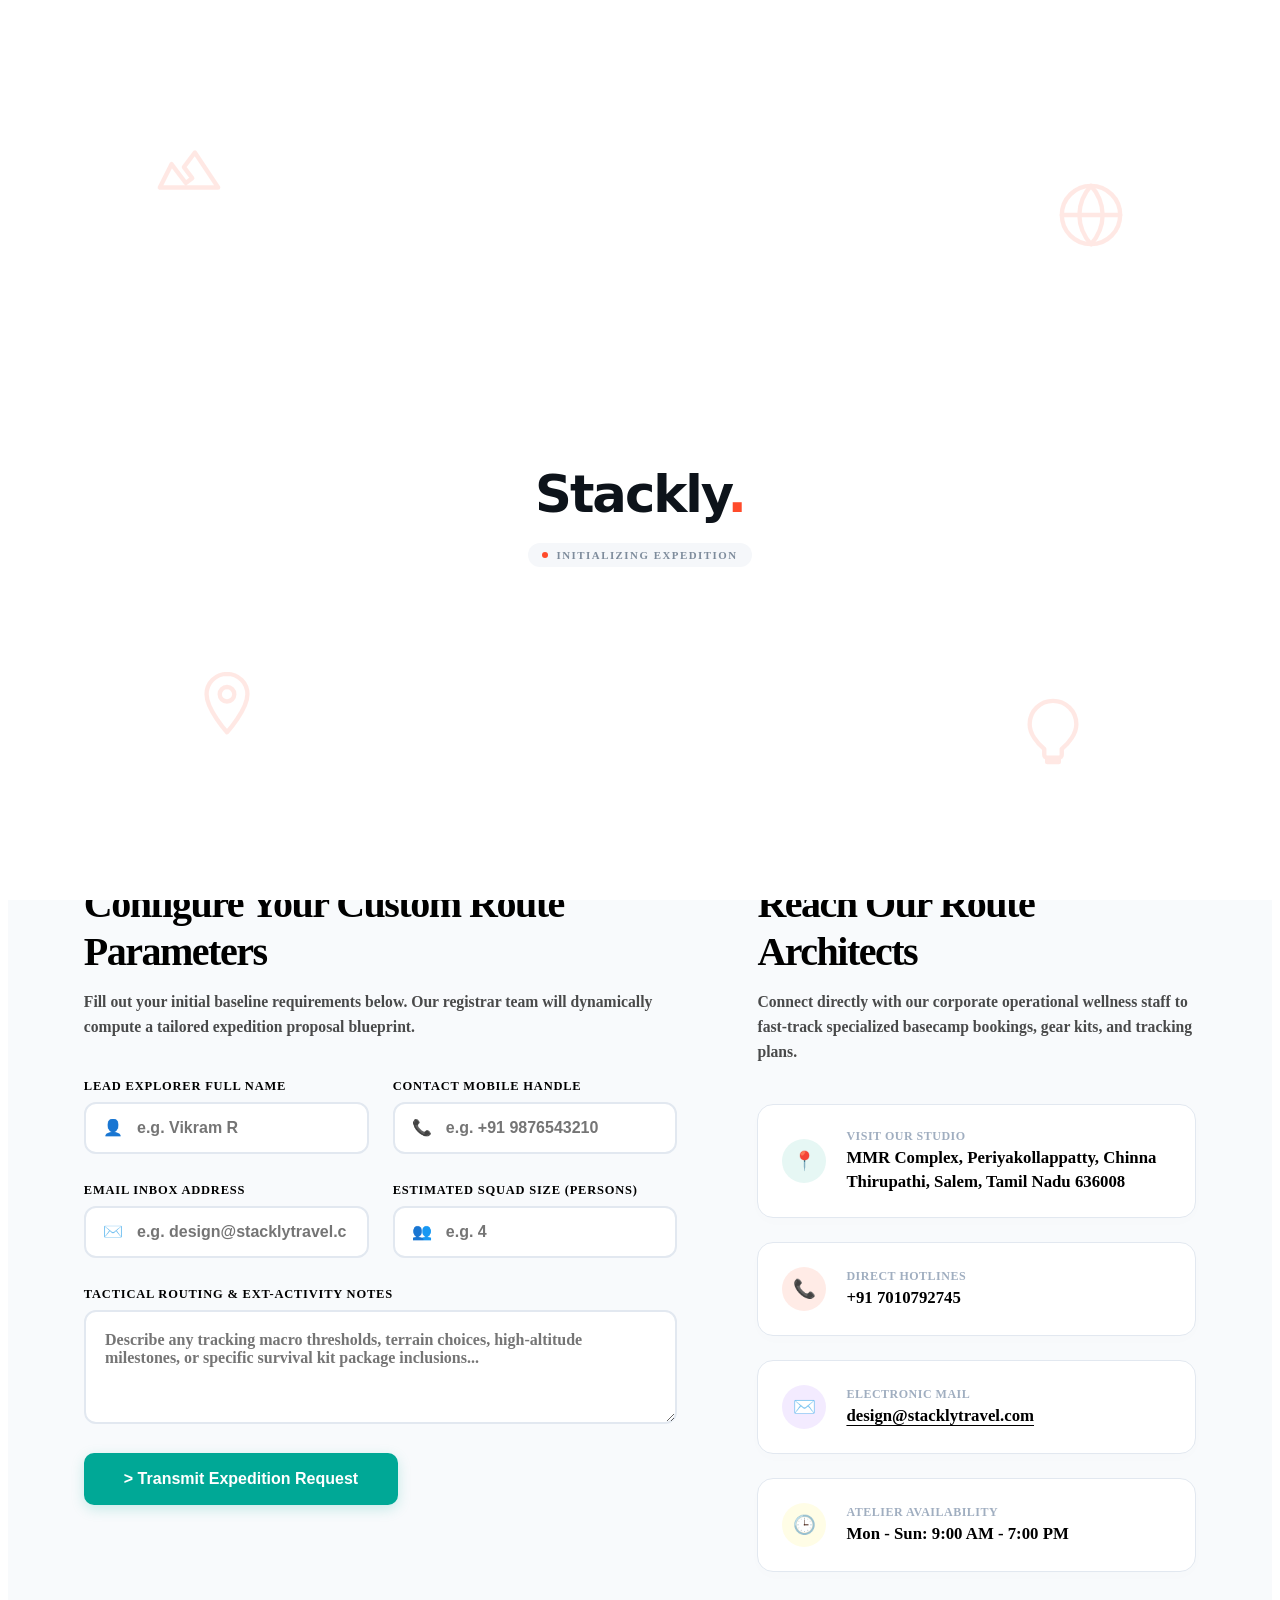
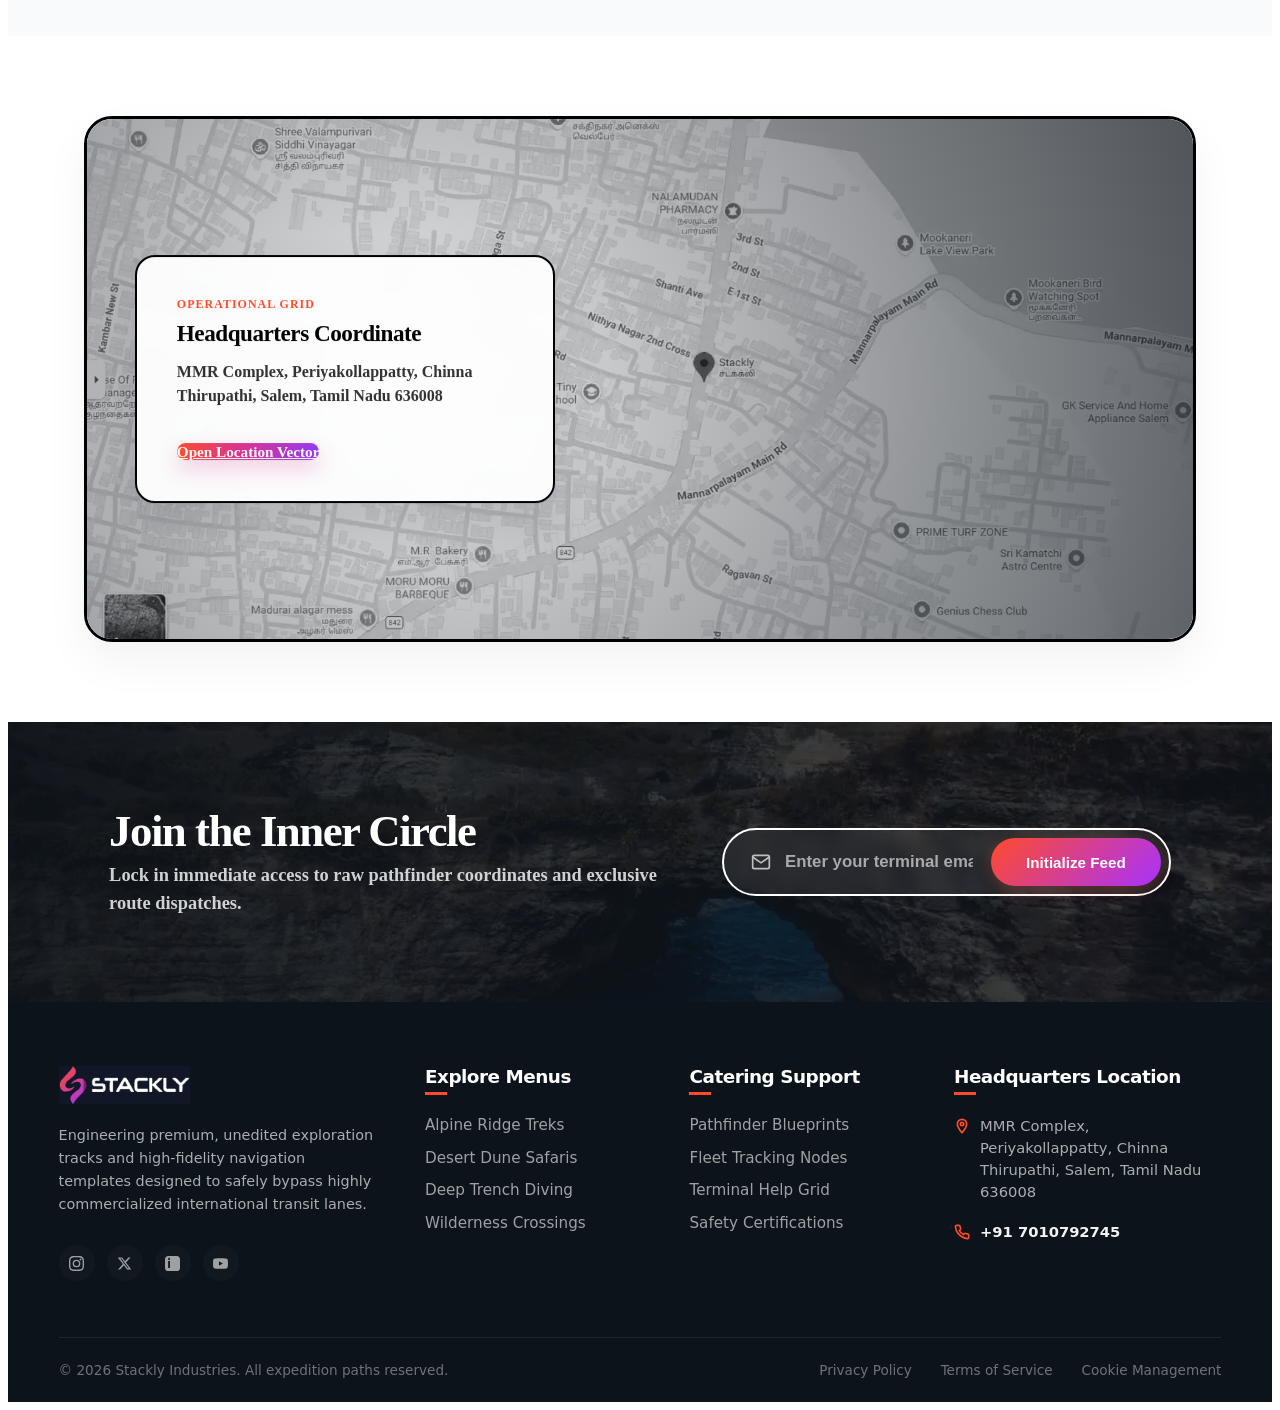
<file: contact.html>
<!DOCTYPE html>
<html lang="en">
<head>
    <meta charset="UTF-8">
    <meta name="viewport" content="width=device-width, initial-scale=1.0">
    <title>Stackly | Adventure Expeditions</title>
    <link rel="stylesheet" href="style.css">
</head>
<body>

<!-- Fully Responsive Fluid-Loop Preloader Page for Stackly -->
<div id="preloader">
    <!-- Fluid Floating Vector Background Elements -->
    <div class="floating-bg">
        <!-- Mountain Peak Icon -->
        <svg class="float-icon icon-1" viewBox="0 0 24 24"><path d="M14 6l-3.75 5 2.85 3.8-2.2 1.65-4.9-6.45L2 18h20L14 6z"/></svg>
        <!-- Globe / Latitude Icon -->
        <svg class="float-icon icon-2" viewBox="0 0 24 24"><circle cx="12" cy="12" r="10"/><path d="M12 2a15.3 15.3 0 0 1 4 10 15.3 15.3 0 0 1-4 10 15.3 15.3 0 0 1-4-10 15.3 15.3 0 0 1 4-10zM2 12h20"/></svg>
        <!-- Map Pin Accent -->
        <svg class="float-icon icon-3" viewBox="0 0 24 24"><path d="M12 2C8.13 2 5 5.13 5 9c0 5.25 7 13 7 13s7-7.75 7-13c0-3.87-3.13-7-7-7zm0 9.5c-1.38 0-2.5-1.12-2.5-2.5s1.12-2.5 2.5-2.5 2.5 1.12 2.5 2.5-1.12 2.5-2.5 2.5z"/></svg>
        <!-- Hot Air Balloon Explorer Icon -->
        <svg class="float-icon icon-4" viewBox="0 0 24 24"><path d="M12 2a8 8 0 0 0-8 8c0 3.25 2.5 6.5 5 8.5v2a1 1 0 0 0 1 1h4a1 1 0 0 0 1-1v-2c2.5-2 5-5.25 5-8.5a8 8 0 0 0-8-8zm-2 20h4v1h-4v-1z"/></svg>
    </div>

    <!-- Center Content Branding Hub -->
    <div class="loader-content">
        <!-- Re-engineered Responsive Fluid Loop Vector Logo -->
        <div class="logo-wrapper">
            <svg class="stack-logo-svg" viewBox="0 0 100 60" xmlns="http://w3.org">
                <defs>
                    <linearGradient id="logoGrad" x1="0%" y1="0%" x2="100%" y2="100%">
                        <stop offset="0%" stop-color="#ff4b2b" />
                        <stop offset="50%" stop-color="#a832ff" />
                        <stop offset="100%" stop-color="#3b82f6" />
                    </linearGradient>
                </defs>
                <!-- Perfectly proportioned infinity track filling the viewport container -->
                <path class="fluid-loop-track" d="M 30 30 C 10 10, 10 50, 30 30 C 50 10, 50 50, 70 30 C 90 10, 90 50, 70 30 C 50 10, 50 50, 30 30 Z" />
            </svg>
        </div>

        <h1 class="brand-name">Stackly<span>.</span></h1>
        
        <!-- Minimal Graphic Pulse Indicator -->
        <div class="pulse-status-container">
            <span class="pulse-dot"></span>
            <span class="status-text">INITIALIZING EXPEDITION</span>
        </div>
    </div>
</div>

<script>
    document.addEventListener('DOMContentLoaded', () => {
    
    // Architectural Component Trigger targeting Preloader Layer
    const preloader = document.getElementById('preloader');
    
    setTimeout(() => {
        if(preloader) {
            // Dismiss Preloader with premium clean translation slide effect
            preloader.classList.add('fade-out');
            
            // Seamlessly unlock main content view mechanics
            document.body.style.overflowY = "auto";
        }
    }, 2000); // Strict 2-second timing rule
    
});

</script>

<!-- Fully Responsive Navigation Header -->
<header class="main-navbar">
    <div class="nav-container">
        
        <!-- Brand Logo Container (Clicking refreshes the page) -->
        <a href="" class="brand-logo-link" onclick="window.location.reload(); return false;">
            <img src="./assests/logo adventure.webp" alt="Stackly Logo" class="brand-logo-img">
        </a>

        <!-- Hamburger Icon for Responsive Layout Mobile View -->
        <div class="hamburger-menu" id="hamburgerMenu">
            <span class="nav-bar"></span>
            <span class="nav-bar"></span>
            <span class="nav-bar"></span>
        </div>

        <!-- Navigation Menus Link Layout Wrapper -->
        <nav class="nav-menu-wrapper" id="navMenuWrapper">
            <!-- 5 Centered Nav Links -->
            <ul class="nav-menu-list">
                <li><a href="index.html" class="menu-item ">Home</a></li>
                <li><a href="destination.html" class="menu-item ">Destinations</a></li>
                <li><a href="story.htmlr" class="menu-item ">Our Story</a></li>
                <li><a href="gallery.html" class="menu-item ">Gallery</a></li>
                <li><a href="contact.html" class="menu-item active">Contact Us</a></li>
            </ul>

            <!-- Right Side Corner Auth Button -->
            <div class="nav-auth-wrapper">
              <button class="btn-auth" id="authBtn" onclick="window.location.href='login.html'">
    Join Stackly
</button>
            </div>
        </nav>

    </div>
</header>

<script>
    document.addEventListener('DOMContentLoaded', () => {
    
    // Select HTML Structural Elements for Responsive Navbar Menu Loop
    const hamburgerMenu = document.getElementById('hamburgerMenu');
    const navMenuWrapper = document.getElementById('navMenuWrapper');
    const menuLinks = document.querySelectorAll('.menu-item');

    // Toggle Mobile Panel overlay classes upon action clicks
    hamburgerMenu.addEventListener('click', () => {
        hamburgerMenu.classList.toggle('open');
        navMenuWrapper.classList.toggle('mobile-active');
        
        // Prevent background webpage scrolling when structural panel overlay is open
        if (navMenuWrapper.classList.contains('mobile-active')) {
            document.body.style.overflow = 'hidden';
        } else {
            document.body.style.overflow = 'auto';
        }
    });

    // Close the navigation modal window instantly when any single item anchor link is chosen
    menuLinks.forEach(link => {
        link.addEventListener('click', (e) => {
            // Remove active tags across all structural items
            menuLinks.forEach(item => item.classList.remove('active'));
            // Inject structural active highlight onto selection
            e.target.classList.add('active');

            // Dismiss mobile drawer layouts
            hamburgerMenu.classList.remove('open');
            navMenuWrapper.classList.remove('mobile-active');
            document.body.style.overflow = 'auto';
        });
    });

});

</script>

<!-- Fully Responsive Brand-Themed Contact Hero Section -->
<section id="contact-hero-arena" class="contact-hero-section">
    <!-- Theme Floating Vector Background Systems -->
    <div class="contact-floating-bg">
        <svg class="contact-float-icon icon-alpha" viewBox="0 0 24 24" fill="none" stroke="currentColor" stroke-width="1.5"><path d="M22 16.92v3a2 2 0 0 1-2.18 2 19.79 19.79 0 0 1-8.63-3.07 19.5 19.5 0 0 1-6-6 19.79 19.79 0 0 1-3.07-8.67A2 2 0 0 1 4.11 2h3a2 2 0 0 1 2 1.72 12.84 12.84 0 0 0 .7 2.81 2 2 0 0 1-.45 2.11L8.09 9.91a16 16 0 0 0 6 6l1.27-1.27a2 2 0 0 1 2.11-.45 12.84 12.84 0 0 0 2.81.7A2 2 0 0 1 22 16.92z"/></svg>
        <svg class="contact-float-icon icon-beta" viewBox="0 0 24 24" fill="none" stroke="currentColor" stroke-width="1.5"><circle cx="12" cy="12" r="10"/><path d="M12 2v20M2 12h20"/></svg>
    </div>

    <div class="contact-hero-container">
        <!-- LEFT COLUMN: Dynamic Motion Typography & Interaction Channels -->
        <div class="contact-hero-text-block">
            <!-- Scroll-Triggered Staggered Word Entry Header -->
            <h1 class="contact-hero-title" id="contactScrollTitle">
                <span class="contact-scroll-word">Connect</span>
                <span class="contact-scroll-word">With</span>
                <span class="contact-scroll-word">Our</span>
                <span class="contact-scroll-word">Basecamp<span class="brand-dot-marker">.</span></span>
            </h1>
            
            <p class="contact-hero-description scroll-bottom-cascade">
                Have questions regarding custom route tracking parameters, equipment load Suggested caps, or team coordination sync loops? Establish lines with our pathfinders.
            </p>

            <!-- Creative Inline Details Grid Blocks -->
            <div class="contact-meta-cards-grid scroll-bottom-cascade">
                <!-- Card Node 1 -->
                <div class="contact-detail-card-item">
                    <div class="card-icon-box coral-tint">
                        <svg viewBox="0 0 24 24" fill="none" stroke="currentColor" stroke-width="2.5"><path d="M22 16.92v3a2 2 0 0 1-2.18 2 19.79 19.79 0 0 1-8.63-3.07 19.5 19.5 0 0 1-6-6 19.79 19.79 0 0 1-3.07-8.67A2 2 0 0 1 4.11 2h3a2 2 0 0 1 2 1.72 12.84 12.84 0 0 0 .7 2.81 2 2 0 0 1-.45 2.11L8.09 9.91a16 16 0 0 0 6 6l1.27-1.27a2 2 0 0 1 2.11-.45 12.84 12.84 0 0 0 2.81.7A2 2 0 0 1 22 16.92z"/></svg>
                    </div>
                    <div class="card-meta-text">
                        <h4>Terminal Hotline</h4>
                        <p class="pure-black-label">+91 7010792745</p>
                    </div>
                </div>

                <!-- Card Node 2 -->
                <div class="contact-detail-card-item">
                    <div class="card-icon-box purple-tint">
                        <svg viewBox="0 0 24 24" fill="none" stroke="currentColor" stroke-width="2.5"><path d="M4 4h16c1.1 0 2 .9 2 2v12c0 1.1-.9 2-2 2H4c-1.1 0-2-.9-2-2V6c0-1.1.9-2 2-2z"/><polyline points="22,6 12,13 2,6"/></svg>
                    </div>
                    <div class="card-meta-text">
                        <h4>Secure Mail Server</h4>
                        <p class="pure-black-label">ops@stacklytravel.com</p>
                    </div>
                </div>
            </div>

            <!-- Bottom-Up Entrance CTA Action Button -->
            <div class="contact-hero-cta-wrapper scroll-bottom-cascade">
               <a href="404.html" class="contact-hero-btn-primary">
    Open Support Terminal
</a>
            </div>
        </div>

        <!-- RIGHT COLUMN: Framed High-Contrast Image Display Canvas -->
        <div class="contact-hero-media-block" id="contactMediaBlock">
            <div class="contact-graphic-frame">
                <div class="frame-accent-bracket-node"></div>
                <img src="./assests/italy.webp" alt="Pathfinders Team Communicating at Basecamp Site" class="contact-hero-display-img">
            </div>
        </div>
    </div>
</section>

<style>
    /* --- High-Contrast Contact Page Hero Layout Blueprint --- */
.contact-hero-section {
    position: relative;
    width: 100%;
    min-height: calc(100vh - 130px);
    background-color: #ffffff;
    /* Enforces strict 130px top padding layout constraints */
    padding: 130px 6% 5rem 6%; 
    display: flex;
    align-items: center;
    overflow: hidden;
    box-sizing: border-box;
}

.contact-hero-container {
    max-width: 1600px;
    margin: 0 auto;
    display: grid;
    grid-template-columns: 1.1fr 0.9fr; /* Asymmetrical distribution grid tracking rules */
    gap: 6rem;
    align-items: center;
    width: 100%;
    position: relative;
    z-index: 5;
}

/* ==========================================
   LEFT COLUMN: SCROLL REVEALS & HIGHLIGHTS
   ========================================== */
.contact-hero-text-block {
    display: flex;
    flex-direction: column;
}

/* Word-by-Word Smooth Reveal Animations */
.contact-hero-title {
    display: flex;
    flex-wrap: wrap;
    gap: 0.6rem 1.4rem;
    font-size: clamp(3.2rem, 5.8vw, 5.2rem);
    font-weight: 900;
    color: #000000; /* Pure Black */
    line-height: 1.05;
    letter-spacing: -3px;
    margin-bottom: 2rem;
    overflow: hidden;
}

.contact-scroll-word {
    display: inline-block;
    opacity: 0;
    transform: translateY(25px);
    transition: opacity 0.6s cubic-bezier(0.16, 1, 0.3, 1), transform 0.6s cubic-bezier(0.16, 1, 0.3, 1);
}

.contact-scroll-word.reveal-active {
    opacity: 1;
    transform: translateY(0);
}

.brand-dot-marker {
    color: #ff4b2b; /* Stackly Electric Coral */
}

.contact-hero-description {
    font-size: clamp(1.15rem, 1.8vw, 1.3rem);
    font-weight: 600;
    color: #657786;
    line-height: 1.6;
    margin: 0 0 2.5rem 0;
    max-width: 650px;
}

/* Interactive Utility Cards Grid Block Row */
.contact-meta-cards-grid {
    display: grid;
    grid-template-columns: 1fr 1fr;
    gap: 1.5rem;
    margin-bottom: 3.5rem;
    max-width: 680px;
}

.contact-detail-card-item {
    display: flex;
    align-items: center;
    gap: 1rem;
    padding: 1.25rem 1.5rem;
    background-color: #ffffff;
    border: 2px solid #000000; /* Bold industrial structural vector borders */
    border-radius: 16px;
    transition: transform 0.3s cubic-bezier(0.16, 1, 0.3, 1), border-color 0.3s ease;
}

/* Creative Card Lift Hover Animations */
.contact-detail-card-item:hover {
    transform: translateY(-4px) scale(1.02);
    border-color: #ff4b2b;
}

.card-icon-box {
    width: 44px;
    height: 44px;
    border-radius: 10px;
    display: flex;
    align-items: center;
    justify-content: center;
    flex-shrink: 0;
}
.coral-tint  { background-color: rgba(255, 75, 43, 0.06); color: #ff4b2b; }
.purple-tint { background-color: rgba(168, 50, 255, 0.06); color: #a832ff; }

.card-icon-box svg {
    width: 20px;
    height: 20px;
}

.card-meta-text h4 {
    font-size: 0.95rem;
    font-weight: 800;
    color: #a0aec0;
    text-transform: uppercase;
    letter-spacing: 0.5px;
    margin: 0 0 2px 0;
}

/* Pure Black Pure Content Hover Typography Styling */
.pure-black-label {
    font-size: 1.05rem;
    font-weight: 700;
    color: #000000; /* Pure solid black text font rule */
    margin: 0;
    transition: color 0.25s ease;
}

.contact-detail-card-item:hover .pure-black-label {
    color: #ff4b2b;
}

/* Shared Bottom Entrance Animation Core States */
.scroll-bottom-cascade {
    opacity: 0;
    transform: translateY(40px);
    transition: opacity 0.8s cubic-bezier(0.16, 1, 0.3, 1), transform 0.8s cubic-bezier(0.16, 1, 0.3, 1);
}

.scroll-bottom-cascade.reveal-active {
    opacity: 1;
    transform: translateY(0);
}

/* Capsule round gradient action button */
.contact-hero-btn-primary {
    display: inline-block;
    padding: 1.1rem 3.2rem;
    font-size: 1.05rem;
    font-weight: 800;
    color: #ffffff;
    background: linear-gradient(90deg, #ff4c2b 0%, #d83490 45%, #943bf1 100%);
    border: none;
    border-radius: 50px; 
    cursor: pointer;
    box-shadow: 0 10px 25px rgba(216, 52, 144, 0.25);
    transition: transform 0.3s cubic-bezier(0.16, 1, 0.3, 1), box-shadow 0.3s ease;
    white-space: nowrap;
}

.contact-hero-btn-primary:hover {
    transform: translateY(-4px) scale(1.02);
    box-shadow: 0 14px 30px rgba(216, 52, 144, 0.4);
}

/* ==========================================
   RIGHT COLUMN: PICTURE CANVAS ELEMENT STAGE
   ========================================== */
.contact-hero-media-block {
    width: 100%;
    opacity: 0;
    transform: scale(0.95);
    transition: opacity 1s cubic-bezier(0.16, 1, 0.3, 1), transform 1s cubic-bezier(0.16, 1, 0.3, 1);
}

.contact-hero-media-block.reveal-active {
    opacity: 1;
    transform: scale(1);
}

.contact-graphic-frame {
    position: relative;
    width: 100%;
    aspect-ratio: 16 / 11; /* Locked ratio frame prevents load container height collapse errors */
    border: 3px solid #000000; 
    border-radius: 24px;
    overflow: hidden;
    background-color: #f8fafc;
    box-shadow: 0 20px 45px rgba(0,0,0,0.06);
}

.contact-hero-display-img {
    width: 100%;
    height: 100%;
    object-fit: cover;
    display: block;
    transition: transform 0.6s cubic-bezier(0.16, 1, 0.3, 1);
}

.contact-graphic-frame:hover .contact-hero-display-img {
    transform: scale(1.04);
}

.frame-accent-bracket-node {
    position: absolute;
    top: -15px;
    right: -15px;
    width: 60px;
    height: 60px;
    border-right: 4px solid #a832ff; /* Solar Violet corner layout badge element */
    border-top: 4px solid #a832ff;
    pointer-events: none;
    z-index: 5;
}

/* Background Vectors Styling Matrix */
.contact-floating-bg {
    position: absolute;
    width: 100%;
    height: 100%;
    top: 0;
    left: 0;
    pointer-events: none;
    z-index: 1;
}

.contact-float-icon {
    position: absolute;
    width: 5vw;
    min-width: 45px;
    max-width: 80px;
    color: #a832ff;
    opacity: 0.07;
    animation: driftMotion 16s infinite linear alternate;
}

.icon-alpha { top: 15%; left: 4%; }
.icon-beta { bottom: 18%; right: 48%; }

@keyframes driftMotion {
    0% { transform: translate(0, 0) rotate(0deg); }
    100% { transform: translate(25px, -25px) rotate(8deg); }
}

/* ==========================================
   RESPONSIVE DESIGN SYSTEM MEDIA QUERIES
   ========================================== */
@media (max-width: 1100px) {
    .contact-hero-section {
        padding-top: 130px; 
    }
    .contact-hero-container {
        grid-template-columns: 1fr;
        gap: 4rem;
    }
    .contact-hero-text-block {
        align-items: center;
        text-align: center;
    }
    .contact-hero-title {
        justify-content: center;
    }
    .contact-hero-description, .contact-meta-cards-grid {
        margin-left: auto;
        margin-right: auto;
    }
    .contact-hero-media-block {
        max-width: 650px;
        margin: 0 auto;
    }
}

@media (max-width: 600px) {
    .contact-meta-cards-grid {
        grid-template-columns: 1fr; /* Stack utility details blocks into single vertical stream card on mobile displays */
        width: 100%;
        max-width: 320px;
    }
    .contact-hero-btn-primary {
        width: 100%;
        text-align: center;
    }
}

/* ==========================================
   CONTACT HERO — RESPONSIVE CSS ADD-ON
   ========================================== */

/* Medium desktop and laptop screens */
@media (min-width: 1101px) and (max-width: 1440px) {
    #contact-hero-arena {
        padding-left: 5%;
        padding-right: 5%;
        padding-top: 110px;
    }

    #contact-hero-arena .contact-hero-container {
        grid-template-columns: minmax(0, 1.1fr) minmax(0, 0.9fr);
        gap: clamp(2rem, 4vw, 4rem);
    }

    #contact-hero-arena .contact-hero-title {
        font-size: clamp(3rem, 4.5vw, 4.3rem);
        letter-spacing: -2px;
        gap: 0.5rem 1rem;
    }

    #contact-hero-arena .contact-meta-cards-grid {
        gap: 1rem;
    }

    #contact-hero-arena .contact-detail-card-item {
        padding: 1rem;
        gap: 0.75rem;
    }

    #contact-hero-arena .pure-black-label {
        font-size: 0.95rem;
        overflow-wrap: anywhere;
    }
}

/* Tablets and smaller laptops */
@media (max-width: 1100px) {
    #contact-hero-arena {
        min-height: auto;
        padding: 110px 5% 4rem;
    }

    #contact-hero-arena .contact-hero-container {
        width: 100%;
        grid-template-columns: minmax(0, 1fr);
        gap: 2.5rem;
    }

    #contact-hero-arena .contact-hero-text-block {
        width: 100%;
        min-width: 0;
        align-items: center;
        text-align: center;
    }

    #contact-hero-arena .contact-hero-title {
        justify-content: center;
        font-size: clamp(2.8rem, 6vw, 4.2rem);
        letter-spacing: -1.8px;
        gap: 0.45rem 0.9rem;
        margin-bottom: 1.5rem;
    }

    #contact-hero-arena .contact-hero-description {
        width: 100%;
        max-width: 700px;
        font-size: clamp(1rem, 2vw, 1.15rem);
        margin-bottom: 2rem;
    }

    #contact-hero-arena .contact-meta-cards-grid {
        width: 100%;
        max-width: 700px;
        grid-template-columns: repeat(2, minmax(0, 1fr));
        gap: 1rem;
        margin-bottom: 2.5rem;
    }

    #contact-hero-arena .contact-detail-card-item {
        min-width: 0;
        padding: 1rem;
        gap: 0.75rem;
        text-align: left;
    }

    #contact-hero-arena .card-meta-text {
        min-width: 0;
    }

    #contact-hero-arena .card-meta-text h4 {
        font-size: 0.8rem;
        line-height: 1.4;
    }

    #contact-hero-arena .pure-black-label {
        font-size: 0.9rem;
        overflow-wrap: anywhere;
        word-break: break-word;
    }

    #contact-hero-arena .contact-hero-cta-wrapper {
        width: 100%;
        display: flex;
        justify-content: center;
    }

    #contact-hero-arena .contact-hero-media-block {
        width: 100%;
        max-width: 700px;
        margin: 0 auto;
    }

    #contact-hero-arena .contact-graphic-frame {
        width: 100%;
        aspect-ratio: 16 / 10;
    }

    #contact-hero-arena .icon-beta {
        right: 8%;
    }
}

/* Mobile phones */
@media (max-width: 600px) {
    #contact-hero-arena {
        padding: 90px 5% 3rem;
    }

    #contact-hero-arena .contact-hero-container {
        gap: 2rem;
    }

    #contact-hero-arena .contact-hero-title {
        font-size: clamp(2.15rem, 9vw, 3.1rem);
        line-height: 1.12;
        letter-spacing: -1.2px;
        gap: 0.35rem 0.65rem;
        margin-bottom: 1.2rem;
    }

    #contact-hero-arena .contact-hero-description {
        font-size: 0.98rem;
        line-height: 1.7;
        margin-bottom: 1.6rem;
    }

    #contact-hero-arena .contact-meta-cards-grid {
        grid-template-columns: minmax(0, 1fr);
        width: 100%;
        max-width: 390px;
        gap: 1rem;
        margin-bottom: 2rem;
    }

    #contact-hero-arena .contact-detail-card-item {
        width: 100%;
        box-sizing: border-box;
        padding: 1rem;
        border-width: 1.5px;
        border-radius: 14px;
    }

    #contact-hero-arena .card-icon-box {
        width: 42px;
        height: 42px;
    }

    #contact-hero-arena .card-meta-text h4 {
        font-size: 0.78rem;
    }

    #contact-hero-arena .pure-black-label {
        font-size: 0.9rem;
        line-height: 1.5;
    }

    #contact-hero-arena .contact-hero-btn-primary {
        width: 100%;
        max-width: 340px;
        box-sizing: border-box;
        padding: 1rem 1.2rem;
        font-size: 0.95rem;
        line-height: 1.4;
        white-space: normal;
    }

    #contact-hero-arena .contact-hero-media-block {
        max-width: 100%;
    }

    #contact-hero-arena .contact-graphic-frame {
        aspect-ratio: 4 / 3;
        border-width: 2px;
        border-radius: 18px;
    }

    #contact-hero-arena .frame-accent-bracket-node {
        top: 0;
        right: 0;
        width: 38px;
        height: 38px;
        border-width: 3px;
    }

    #contact-hero-arena .contact-float-icon {
        min-width: 32px;
        width: 36px;
    }

    #contact-hero-arena .icon-alpha {
        top: 5%;
        left: 2%;
    }

    #contact-hero-arena .icon-beta {
        right: 5%;
        bottom: 8%;
    }
}

/* Extra-small mobile screens */
@media (max-width: 360px) {
    #contact-hero-arena {
        padding: 80px 4% 2.5rem;
    }

    #contact-hero-arena .contact-hero-title {
        font-size: 2rem;
        letter-spacing: -0.8px;
        gap: 0.3rem 0.5rem;
    }

    #contact-hero-arena .contact-hero-description {
        font-size: 0.9rem;
        line-height: 1.65;
    }

    #contact-hero-arena .contact-detail-card-item {
        padding: 0.85rem;
        gap: 0.65rem;
    }

    #contact-hero-arena .card-icon-box {
        width: 36px;
        height: 36px;
    }

    #contact-hero-arena .card-icon-box svg {
        width: 18px;
        height: 18px;
    }

    #contact-hero-arena .pure-black-label {
        font-size: 0.82rem;
    }

    #contact-hero-arena .contact-hero-btn-primary {
        font-size: 0.88rem;
        padding: 0.9rem 1rem;
    }
}

/* Prevent horizontal overflow */
#contact-hero-arena,
#contact-hero-arena .contact-hero-container,
#contact-hero-arena .contact-hero-text-block,
#contact-hero-arena .contact-detail-card-item {
    min-width: 0;
}

#contact-hero-arena .contact-hero-display-img {
    max-width: 100%;
}

/* Accessibility: respect reduced-motion preferences */
@media (prefers-reduced-motion: reduce) {
    #contact-hero-arena .contact-scroll-word,
    #contact-hero-arena .scroll-bottom-cascade,
    #contact-hero-arena .contact-hero-media-block,
    #contact-hero-arena .contact-hero-display-img,
    #contact-hero-arena .contact-detail-card-item,
    #contact-hero-arena .contact-hero-btn-primary,
    #contact-hero-arena .contact-float-icon {
        animation: none !important;
        transition: none !important;
    }
}
</style>

<script>
document.addEventListener('DOMContentLoaded', () => {

    // ==========================================
    // 1. SCROLL INTERSECTION REVEAL MODULE
    // ==========================================
    const heroArena = document.getElementById('contact-hero-arena');
    const scrollWords = document.querySelectorAll('.contact-scroll-word');
    const bottomCascades = document.querySelectorAll('.scroll-bottom-cascade');
    const mediaBlockCard = document.getElementById('contactMediaBlock');

    const contactObserverOptions = {
        root: null,
        threshold: 0.12
    };

    const triggerContactHeroReveal = (entries, observer) => {
        entries.forEach(entry => {
            if (entry.isIntersecting) {

                // Reveal heading words sequentially
                scrollWords.forEach((word, index) => {
                    setTimeout(() => {
                        word.classList.add('reveal-active');
                    }, index * 120);
                });

                // Reveal description, detail cards, and CTA
                bottomCascades.forEach((element, index) => {
                    setTimeout(() => {
                        element.classList.add('reveal-active');
                    }, (scrollWords.length * 120) + (index * 150));
                });

                // Reveal the image
                setTimeout(() => {
                    if (mediaBlockCard) {
                        mediaBlockCard.classList.add('reveal-active');
                    }
                }, (scrollWords.length * 120) + 350);

                observer.unobserve(entry.target);
            }
        });
    };

    const contactHeroObserver = new IntersectionObserver(
        triggerContactHeroReveal,
        contactObserverOptions
    );

    if (heroArena) {
        contactHeroObserver.observe(heroArena);
    }

});
</script>

<!-- Fully Responsive Balanced Split Form & Basecamp Details Matrix -->
<section id="care-architects-hub" class="form-matrix-section">
    <div class="matrix-fluid-container scroll-fade-up">
        
        <!-- LEFT COLUMN: Strict Validation Booking Grid Box -->
        <div class="matrix-form-column">
            <div class="form-badge-wrapper">
                <span class="badge-label-node tint-teal">PATHFINDER DESK</span>
            </div>
            
            <h2 class="form-main-title">Configure Your Custom Route Parameters</h2>
            <p class="form-subtitle">Fill out your initial baseline requirements below. Our registrar team will dynamically compute a tailored expedition proposal blueprint.</p>
            
            <form id="placementFormMatrix" class="matrix-interactive-form" novalidate>
                
                <div class="form-input-row">
                    <!-- INPUT 1: Explorer Name (Strips Digits) -->
                    <div class="input-field-node">
                        <label for="parentFullName">LEAD EXPLORER FULL NAME</label>
                        <div class="control-input-wrapper">
                            <span class="field-vector-icon">👤</span>
                            <input type="text" id="parentFullName" placeholder="e.g. Vikram R" required>
                        </div>
                    </div>
                    
                    <!-- INPUT 2: Mobile (Strips Alpha) -->
                    <div class="input-field-node">
                        <label for="contactMobile">CONTACT MOBILE HANDLE</label>
                        <div class="control-input-wrapper">
                            <span class="field-vector-icon">📞</span>
                            <input type="tel" id="contactMobile" placeholder="e.g. +91 9876543210" required>
                        </div>
                    </div>
                </div>

                <div class="form-input-row">
                    <!-- INPUT 3: Email Box -->
                    <div class="input-field-node">
                        <label for="inboxAddress">EMAIL INBOX ADDRESS</label>
                        <div class="control-input-wrapper">
                            <span class="field-vector-icon">✉️</span>
                            <input type="email" id="inboxAddress" placeholder="e.g. design@stacklytravel.com" required>
                        </div>
                    </div>
                    
                    <!-- INPUT 4: Squad Size -->
                    <div class="input-field-node">
                        <label for="childAgeMonths">ESTIMATED SQUAD SIZE (PERSONS)</label>
                        <div class="control-input-wrapper">
                            <span class="field-vector-icon">👥</span>
                            <input type="number" id="childAgeMonths" placeholder="e.g. 4" required>
                        </div>
                    </div>
                </div>

                <!-- TEXTAREA: Notes -->
                <div class="input-field-node full-width-node">
                    <label for="careNotes">TACTICAL ROUTING & EXT-ACTIVITY NOTES</label>
                    <textarea id="careNotes" placeholder="Describe any tracking macro thresholds, terrain choices, high-altitude milestones, or specific survival kit package inclusions..." rows="4" required></textarea>
                </div>

                <!-- SUBMIT TERMINAL BUTTON BUTTON -->
                <div class="action-submit-node">
                    <button type="submit" class="btn-matrix-submit">&gt; Transmit Expedition Request</button>
                </div>

            </form>
        </div>

        <!-- RIGHT COLUMN: Corporate Basecamp Headquarters Location Details -->
        <div class="matrix-details-column">
            <div class="form-badge-wrapper">
                <span class="badge-label-node tint-coral">FLAGSHIP CAMPUS HUB</span>
            </div>
            
            <h2 class="details-main-title">Reach Our Route Architects</h2>
            <p class="details-subtitle">Connect directly with our corporate operational wellness staff to fast-track specialized basecamp bookings, gear kits, and tracking plans.</p>
            
            <!-- STICKY VERTICAL INFO TRACK BOXES -->
            <div class="studio-info-stack">
                
                <!-- Box Node A: Address -->
                <div class="info-card-strip">
                    <div class="info-icon-box box-teal">📍</div>
                    <div class="info-text-box">
                        <span class="info-tag-header">VISIT OUR STUDIO</span>
                        <p class="info-tag-desc bold-obsidian">MMR Complex, Periyakollappatty, Chinna Thirupathi, Salem, Tamil Nadu 636008</p>
                    </div>
                </div>

                <!-- Box Node B: Hotlines -->
                <div class="info-card-strip">
                    <div class="info-icon-box box-coral">📞</div>
                    <div class="info-text-box">
                        <span class="info-tag-header">DIRECT HOTLINES</span>
                        <p class="info-tag-desc bold-obsidian number-highlight">+91 7010792745</p>
                    </div>
                </div>

                <!-- Box Node C: Mail Link -->
                <div class="info-card-strip">
                    <div class="info-icon-box box-purple">✉️</div>
                    <div class="info-text-box">
                        <span class="info-tag-header">ELECTRONIC MAIL</span>
                        <a href="mailto:design@stacklytravel.com" class="info-tag-desc email-anchor-link">design@stacklytravel.com</a>
                    </div>
                </div>

                <!-- Box Node D: Availability -->
                <div class="info-card-strip">
                    <div class="info-icon-box box-yellow">🕒</div>
                    <div class="info-text-box">
                        <span class="info-tag-header">ATELIER AVAILABILITY</span>
                        <p class="info-tag-desc bold-obsidian">Mon - Sun: 9:00 AM - 7:00 PM</p>
                    </div>
                </div>

            </div>
        </div>

    </div>
</section>

<style>
    /* --- High-Contrast Split Architectural Matrix Section Styles --- */
.form-matrix-section {
    width: 100%;
    background-color: #f8fafc; /* Premium clean off-white base layer */
    padding: 4rem 6%;
    box-sizing: border-box;
}

.matrix-fluid-container {
    max-width: 1550px;
    margin: 0 auto;
    display: grid;
    grid-template-columns: 1.15fr 0.85fr;
    gap: 5rem;
    align-items: start;
}

/* ==========================================
   BADGES & BASELINE TYPOGRAPHY MATRIX
   ========================================== */
.form-badge-wrapper {
    margin-bottom: 1.25rem;
}

.badge-label-node {
    font-size: 0.72rem;
    font-weight: 900;
    letter-spacing: 1px;
    padding: 6px 14px;
    border-radius: 6px;
    text-transform: uppercase;
}
.tint-teal  { background-color: #e6f7f4; color: #00a896; }
.tint-coral { background-color: #ffebe6; color: #ff4b2b; }

.form-main-title, .details-main-title {
    font-size: clamp(1.8rem, 3.5vw, 2.5rem);
    font-weight: 800;
    color: #000000; /* Pure High-Contrast Black */
    letter-spacing: -1.5px;
    margin: 0 0 0.8rem 0;
    line-height: 1.2;
}

.form-subtitle, .details-subtitle {
    font-size: 0.98rem;
    font-weight: 600;
    color: #000000;
    opacity: 0.7;
    line-height: 1.6;
    margin: 0 0 2.5rem 0;
    max-width: 600px;
}

/* ==========================================
   LEFT COLUMN: GRID INPUT CONTROLS CANVAS
   ========================================== */
.matrix-interactive-form {
    display: flex;
    flex-direction: column;
    gap: 1.8rem;
    width: 100%;
}

.form-input-row {
    display: flex;
    gap: 1.5rem;
    width: 100%;
}

.input-field-node {
    flex: 1;
    display: flex;
    flex-direction: column;
    gap: 8px;
}

.full-width-node {
    width: 100%;
}

.input-field-node label {
    font-size: 0.78rem;
    font-weight: 900;
    text-transform: uppercase;
    letter-spacing: 0.8px;
    color: #000000;
}

.control-input-wrapper {
    position: relative;
    width: 100%;
    display: flex;
    align-items: center;
}

.field-vector-icon {
    position: absolute;
    left: 1.2rem;
    font-size: 1rem;
    color: #a0aec0;
    pointer-events: none;
    user-select: none;
}

.matrix-interactive-form input, .matrix-interactive-form textarea {
    width: 100%;
    background-color: #ffffff;
    border: 2px solid #e2e8f0;
    border-radius: 12px;
    font-size: 1rem;
    font-weight: 700;
    color: #000000;
    outline: none;
    box-sizing: border-box;
    transition: all 0.25s cubic-bezier(0.16, 1, 0.3, 1);
}

.matrix-interactive-form input {
    height: 52px;
    padding: 0 1.2rem 0 3.2rem; 
}

.matrix-interactive-form textarea {
    padding: 1.2rem;
    resize: vertical;
    font-family: inherit;
}

.matrix-interactive-form input:focus, .matrix-interactive-form textarea:focus {
    border-color: #00a896; 
    box-shadow: 0 4px 15px rgba(0, 168, 150, 0.04);
}

/* Admissions Request Launch Button Component */
.btn-matrix-submit {
    height: 52px;
    padding: 0 2.5rem;
    background-color: #00a896; /* Pure brand teal button base fill */
    color: #ffffff;
    border: none;
    border-radius: 10px;
    font-size: 1rem;
    font-weight: 800;
    cursor: pointer;
    box-shadow: 0 4px 14px rgba(0, 168, 150, 0.2);
    transition: all 0.25s ease;
}

.btn-matrix-submit:hover {
    background-color: #008f81;
    transform: translateY(-2px);
    box-shadow: 0 6px 18px rgba(0, 168, 150, 0.35);
}

/* ==========================================
   RIGHT COLUMN: STUDIO DETAILS VERTICAL STACK
   ========================================== */
.studio-info-stack {
    display: flex;
    flex-direction: column;
    gap: 1.5rem;
    width: 100%;
}

.info-card-strip {
    display: flex;
    align-items: center;
    gap: 1.25rem;
    background-color: #ffffff;
    border: 1px solid #e2e8f0;
    border-radius: 16px;
    padding: 1.5rem;
    box-sizing: border-box;
    box-shadow: 0 4px 15px rgba(0,0,0,0.01);
}

.info-icon-box {
    width: 44px;
    height: 44px;
    border-radius: 50%;
    display: flex;
    align-items: center;
    justify-content: center;
    font-size: 1.15rem;
    flex-shrink: 0;
}
.box-teal   { background-color: #e6f7f4; }
.box-coral  { background-color: #ffebe6; }
.box-purple { background-color: #f3ebff; }
.box-yellow { background-color: #fffde6; }

.info-text-box {
    display: flex;
    flex-direction: column;
    gap: 2px;
}

.info-tag-header {
    font-size: 0.75rem;
    font-weight: 900;
    color: #a0aec0;
    letter-spacing: 0.5px;
}

.info-tag-desc {
    font-size: 1.05rem;
    margin: 0;
    line-height: 1.4;
}

.bold-obsidian {
    font-weight: 700;
    color: #000000;
}

.number-highlight {
    font-weight: 800;
}

/* Direct mail link link anchor styling */
.email-anchor-link {
    font-weight: 800;
    color: #000000;
    text-decoration: underline;
    text-underline-offset: 4px;
    transition: color 0.2s ease;
}

.email-anchor-link:hover {
    color: #ff4b2b; /* Glow bright brand coral on focus contact hover loop */
}

/* ==========================================
   RESPONSIVE DESIGN SYSTEM MEDIA QUERIES
   ========================================== */
@media (max-width: 1024px) {
    .matrix-fluid-container {
        grid-template-columns: 1fr; 
        gap: 4rem;
    }
}

@media (max-width: 600px) {
    .form-input-row {
        flex-direction: column; 
        gap: 1.8rem;
    }
    .info-card-strip {
        padding: 1.25rem;
    }
    .btn-matrix-submit {
        width: 100%;
        justify-content: center;
    }
}

</style>

<script>
    document.addEventListener('DOMContentLoaded', () => {

    const fullNameInput = document.getElementById('parentFullName');
    const mobileInput = document.getElementById('contactMobile');
    const placementForm = document.getElementById('placementFormMatrix');

    // ========================================================
    // 1. STRICT VALIDATION FILTER LOOPS (REALTIME TYPING BLOCKERS)
    // ========================================================
    if (fullNameInput) {
        fullNameInput.addEventListener('input', () => {
            fullNameInput.value = fullNameInput.value.replace(/[0-9]/g, '');
        });
    }

    if (mobileInput) {
        mobileInput.addEventListener('input', () => {
            mobileInput.value = mobileInput.value.replace(/[a-zA-Z]/g, '');
        });
    }

    // ========================================================
    // 2. DISPATCH SUBMIT INTERCEPTOR PIPELINE (404 REDIRECT OVERLAY)
    // ========================================================
    if (placementForm) {
        placementForm.addEventListener('submit', (e) => {
            e.preventDefault();

            const parentName = fullNameInput.value.trim();
            const phoneHandle = mobileInput.value.trim();
            const emailInbox = document.getElementById('inboxAddress').value.trim();
            const infantAge = document.getElementById('childAgeMonths').value;
            const careNotes = document.getElementById('careNotes').value.trim();

            if (!parentName || !phoneHandle || !emailInbox || !infantAge || !careNotes) {
                alert('Please fill the fields before initiating placement terminal matrix verification.');
                return;
            }

            const cockpitOverlay = document.createElement('div');
            cockpitOverlay.style.cssText = `
                position: fixed; top: 0; left: 0; width: 100vw; height: 100vh;
                background: #000000; color: #ffffff; z-index: 2000000;
                display: flex; flex-direction: column; align-items: center; justify-content: center;
                font-family: system-ui, -apple-system, sans-serif; opacity: 0; transition: opacity 0.35s ease;
            `;

            cockpitOverlay.innerHTML = `
                <h1 style="font-size: clamp(5rem, 12vw, 8rem); font-weight: 900; color: #ff4b2b; margin: 0; letter-spacing: -2px;">404</h1>
                <h2 style="font-size: 1.35rem; font-weight: 800; margin: 0.5rem 0 1rem; text-transform: uppercase; letter-spacing: 0.5px;">Matrix Node Missing</h2>
                <p style="font-size: 1rem; color: #657786; text-align: center; max-width: 460px; margin: 0 0 2.5rem 0; padding: 0 1.5rem;">Admissions parameters for [ ${parentName.toUpperCase()} ] accepted, but target processing node has dropped offline. Track severed.</p>
                <button id="dismissFormOverlay" style="background: #ffffff; color: #000000; border: none; padding: 0.85rem 2.8rem; font-weight: 800; font-size: 0.95rem; border-radius: 40px; cursor: pointer; transition: transform 0.2s ease;">Re-verify Baseline</button>
            `;

            document.body.appendChild(cockpitOverlay);
            requestAnimationFrame(() => cockpitOverlay.style.opacity = '1');
            document.body.style.overflow = 'hidden';

            document.getElementById('dismissFormOverlay').addEventListener('click', () => {
                cockpitOverlay.style.opacity = '0';
                setTimeout(() => {
                    cockpitOverlay.remove();
                    document.body.style.overflow = 'auto';
                    placementForm.reset(); 
                }, 300);
            });
        });
    }

});

</script>

<!-- Fully Responsive Immersive Map Matrix Section -->
<section id="basecamp-map-zone" class="map-matrix-section">
    <div class="map-fluid-container scroll-fade-up">
        
        <!-- FULL SCREEN MAP DISPLAY WRAPPER FRAMING CANVAS -->
        <div class="map-media-backdrop">
            <!-- Satellite Map Topology Image Layout -->
            <img src="./assests/map.webp" alt="Satellite Basecamp Coordinates Grid Map" class="map-raw-img">
            <div class="map-dark-vignette"></div>

            <!-- CREATIVE FLOATING RADAR GLOW PIN ICON (Centered over target parameters) -->
          
        </div>

        <!-- TRANSLUCENT GLASS DETAILS FLOATING CONTROLLER BOX PANEL -->
        <div class="map-overlay-control-card">
            <span class="map-vector-overline">Operational Grid</span>
            <h3 class="map-title-header">Headquarters Coordinate</h3>
            <p class="pure-black-paragraph">
                MMR Complex, Periyakollappatty, Chinna Thirupathi, Salem, Tamil Nadu 636008
            </p>
            
            <!-- Terminal Action Trigger Link Button -->
            <div class="map-action-wrapper">
              <a href="https://maps.app.goo.gl/1iUAJLxSuFhmkqeE8"
   class="map-btn-premium fallback-redirect"
   target="_blank"
   rel="noopener noreferrer">
    Open Location Vector
</a>
            </div>
        </div>

    </div>
</section>

<style>
    /* --- High-Contrast Architectural Map System Layout --- */
.map-matrix-section {
    width: 100%;
    background-color: #ffffff;
    padding: 5rem 6%;
    box-sizing: border-box;
    overflow: hidden;
}

.map-fluid-container {
    max-width: 1550px;
    margin: 0 auto;
    position: relative;
    border: 3px solid #000000; /* Bold industrial structural vector borders */
    border-radius: 28px;
    height: 520px; /* Rigid constraint bounding height prevents frame fragmentation */
    overflow: hidden;
    box-shadow: 0 20px 45px rgba(0, 0, 0, 0.05);
}

/* ==========================================
   FULL-WIDTH MAP MEDIA BACKDROP STAGE
   ========================================== */
.map-media-backdrop {
    position: absolute;
    top: 0;
    left: 0;
    width: 100%;
    height: 100%;
    z-index: 1;
}

.map-raw-img {
    width: 100%;
    height: 100%;
    object-fit: cover;
    display: block;
    filter: grayscale(100%) contrast(1.08); /* High contrast monochromatic map tint */
    transition: transform 10s ease;
}

/* Subtly shift mapping canvas slowly on container hover focus loops */
.map-fluid-container:hover .map-raw-img {
    transform: scale(1.05) rotate(0.5deg);
}

/* Premium Contrast Layer protecting text block legibility from background bleed */
.map-dark-vignette {
    position: absolute;
    top: 0;
    left: 0;
    width: 100%;
    height: 100%;
    background: radial-gradient(circle at 30% 50%, rgba(13, 19, 26, 0.1) 0%, rgba(13, 19, 26, 0.65) 100%);
    pointer-events: none;
}

/* ==========================================
   CREATIVE FLOATING RADAR GLOW PIN ICON
   ========================================== */
.map-radar-glow-pin {
    position: absolute;
    top: 45%; /* Centered tracking coordinate position mapping values */
    left: 62%;
    transform: translate(-50%, -50%);
    z-index: 5;
    display: flex;
    align-items: center;
    justify-content: center;
    width: 60px;
    height: 60px;
}

.radar-core-dot {
    font-size: 1.8rem;
    position: relative;
    z-index: 10;
    filter: drop-shadow(0 4px 10px rgba(0,0,0,0.15));
    animation: bounceMarker 2s infinite ease-in-out;
}

.radar-ping-pulse {
    position: absolute;
    width: 44px;
    height: 44px;
    background-color: rgba(255, 75, 43, 0.35); /* Electric Coral ping aura */
    border: 2px solid #ff4b2b;
    border-radius: 50%;
    z-index: 1;
    animation: pingRadar 1.8s infinite cubic-bezier(0.16, 1, 0.3, 1);
}

@keyframes pingRadar {
    0% { transform: scale(0.6); opacity: 1; }
    100% { transform: scale(1.8); opacity: 0; }
}

@keyframes bounceMarker {
    0%, 100% { transform: translateY(0); }
    50% { transform: translateY(-6px); }
}

/* ==========================================
   TRANSLUCENT GLASS DETAILS FLOATING CARD PANEL
   ========================================== */
.map-overlay-control-card {
    position: absolute;
    left: 3rem;
    top: 50%;
    transform: translateY(-50%);
    width: 100%;
    max-width: 420px;
    background: rgba(255, 255, 255, 0.95); /* Ultra premium solid high-contrast glass overlay backing */
    backdrop-filter: blur(12px);
    border: 2px solid #000000;
    border-radius: 20px;
    padding: 2.5rem;
    box-sizing: border-box;
    box-shadow: 0 20px 45px rgba(13, 19, 26, 0.12);
    z-index: 10;
    transition: transform 0.3s cubic-bezier(0.16, 1, 0.3, 1), border-color 0.3s ease;
}

.map-fluid-container:hover .map-overlay-control-card {
    border-color: #ff4b2b; /* Morph block boundary line accent color to coral on group focus hover loops */
    transform: translateY(-54px);
}

.map-vector-overline {
    font-size: 0.75rem;
    font-weight: 900;
    color: #ff4b2b; /* Core Coral Tag */
    text-transform: uppercase;
    letter-spacing: 1px;
    margin-bottom: 0.5rem;
    display: block;
}

.map-title-header {
    font-size: 1.45rem;
    font-weight: 800;
    color: #000000;
    margin: 0 0 0.8rem 0;
    letter-spacing: -0.5px;
}

/* Pure Black Pure Content Hover Paragraph Typography Styling */
.pure-black-paragraph {
    font-size: 1rem;
    font-weight: 600;
    color: #000000; /* Pure solid black text font rule */
    line-height: 1.5;
    margin: 0 0 2.2rem 0;
    opacity: 0.8;
    transition: transform 0.4s ease, color 0.3s ease;
    cursor: default;
}

.map-overlay-control-card:hover .pure-black-paragraph {
    color: #ff4b2b; /* Morph to coral on typography cursor focus links */
    transform: translateX(4px);
}

/* Capsule Pill Request Trigger Link Button */
.map-btn-premium {
    width: 100%;
    height: 48px;
    background: linear-gradient(90deg, #ff4c2b 0%, #d83490 45%, #943bf1 100%);
    color: #ffffff;
    border: none;
    border-radius: 50px; /* Capsule track round curve */
    font-size: 0.95rem;
    font-weight: 800;
    cursor: pointer;
    box-shadow: 0 8px 20px rgba(216, 52, 144, 0.25);
    transition: transform 0.25s cubic-bezier(0.16, 1, 0.3, 1), box-shadow 0.25s ease;
    white-space: nowrap;
}

.map-btn-premium:hover {
    transform: translateY(-2px) scale(1.01);
    box-shadow: 0 12px 25px rgba(216, 52, 144, 0.4);
}

/* ==========================================
   RESPONSIVE DESIGN SYSTEM MEDIA QUERIES
   ========================================== */
@media (max-width: 992px) {
    .map-fluid-container {
        height: 640px; /* Expand vertical canvas proportions to handle vertical stacked mobile overlays */
        display: flex;
        flex-direction: column;
        justify-content: flex-end;
        padding: 2rem;
    }
    .map-overlay-control-card {
        position: relative;
        left: auto;
        top: auto;
        transform: none !important;
        width: 100%;
        max-width: 100%;
        padding: 2rem;
    }
    .map-radar-glow-pin {
        top: 30%; /* Shift active target pin northward away from mobile blocking cards */
        left: 50%;
    }
    .map-matrix-section {
        padding: 4rem 4%;
    }
}

</style>


<script>
    document.addEventListener('DOMContentLoaded', () => {
        const mapActionButtons = document.querySelectorAll(
            '#basecamp-map-zone .fallback-redirect'
        );

        mapActionButtons.forEach(btn => {
            btn.addEventListener('click', (e) => {
                // Allow the Google Maps link to open normally
                e.stopPropagation();
            });
        });
    });
</script>


<!-- Fully Responsive Full-Width Immersive Subscription CTA Ribbon -->
<section id="subscription-hub-zone" class="subscribe-banner-section">
    
    <!-- Full-Width Media Backdrop Canvas (Uses img tag approach) -->
    <div class="subscribe-media-backdrop">
        <img src="./assests/bali waterway.webp" alt="Wilderness Camp Horizon" class="backdrop-raw-img">
        <div class="backdrop-dark-overlay"></div>
    </div>

    <!-- Inner Grid Content Structure -->
    <div class="subscribe-banner-container">
        
        <!-- LEFT CHANNEL: Bold Pithy Copy -->
        <div class="subscribe-text-package">
            <h2 class="subscribe-headline">Join the Inner Circle</h2>
            <p class="subscribe-subheadline">Lock in immediate access to raw pathfinder coordinates and exclusive route dispatches.</p>
        </div>

        <!-- RIGHT CHANNEL: Inline Email Validation Assembly -->
        <div class="subscribe-form-package">
            <form id="standaloneSubscribeForm" class="subscribe-inline-form" novalidate>
                <div class="input-field-wrapper">
                    <svg class="mail-vector-icon" viewBox="0 0 24 24" fill="none" stroke="currentColor" stroke-width="2"><path d="M4 4h16c1.1 0 2 .9 2 2v12c0 1.1-.9 2-2 2H4c-1.1 0-2-.9-2-2V6c0-1.1.9-2 2-2z"/><polyline points="22,6 12,13 2,6"/></svg>
                    <input type="email" id="subscriberEmail" placeholder="Enter your terminal email..." required>
                </div>
             <button type="submit" class="subscribe-btn-premium">
    Initialize Feed
</button>
            </form>
        </div>

    </div>
</section>

<style>
    /* --- Full-Width Multi-Dimensional Subscription Section --- */
.subscribe-banner-section {
    position: relative;
    width: 100%;
    min-height: 280px;
    padding: 5rem 8%;
    display: flex;
    align-items: center;
    overflow: hidden;
    box-sizing: border-box;
    background-color: #0d131a;
}

/* ==========================================
   FULL-WIDTH MEDIA BACKDROP CANVAS
   ========================================== */
.subscribe-media-backdrop {
    position: absolute;
    top: 0;
    left: 0;
    width: 100%;
    height: 100%;
    pointer-events: none;
    z-index: 1;
}

.subscribe-media-backdrop .backdrop-raw-img {
    width: 100%;
    height: 100%;
    object-fit: cover;
    display: block;
}

/* Premium Contrast Layer protecting white typography readability */
.backdrop-dark-overlay {
    position: absolute;
    top: 0;
    left: 0;
    width: 100%;
    height: 100%;
    background: linear-gradient(90deg, rgba(13, 19, 26, 0.9) 0%, rgba(13, 19, 26, 0.75) 100%);
}

/* Inner Layout Alignment Frame */
.subscribe-banner-container {
    max-width: 1600px;
    width: 100%;
    margin: 0 auto;
    display: grid;
    grid-template-columns: 1.1fr 0.9fr;
    gap: 4rem;
    align-items: center;
    position: relative;
    z-index: 5;
}

/* ==========================================
   LEFT CHANNEL: RICH BRAND TEXT COPY
   ========================================== */
.subscribe-text-package {
    display: flex;
    flex-direction: column;
    gap: 0.4rem;
}

.subscribe-headline {
    font-size: clamp(2rem, 4vw, 2.8rem);
    font-weight: 900;
    color: #ffffff;
    letter-spacing: -1.5px;
    margin: 0;
    line-height: 1.1;
}

.subscribe-subheadline {
    font-size: clamp(1rem, 1.8vw, 1.15rem);
    font-weight: 600;
    color: #ffffff;
    opacity: 0.8;
    line-height: 1.5;
    margin: 0;
    max-width: 600px;
}

/* ==========================================
   RIGHT CHANNEL: INLINE FORM WRAPPERS
   ========================================== */
.subscribe-form-package {
    width: 100%;
}

.subscribe-inline-form {
    display: flex;
    align-items: center;
    gap: 1rem;
    width: 100%;
    background-color: rgba(255, 255, 255, 0.06);
    backdrop-filter: blur(8px);
    border: 2px solid #ffffff; /* Premium solid white outline */
    padding: 0.5rem;
    border-radius: 50px;
    box-sizing: border-box;
}

.input-field-wrapper {
    display: flex;
    align-items: center;
    gap: 12px;
    padding-left: 1.2rem;
    flex-grow: 1;
    position: relative;
}

.mail-vector-icon {
    width: 20px;
    height: 20px;
    color: #ffffff;
    opacity: 0.7;
    flex-shrink: 0;
}

.subscribe-inline-form input {
    width: 100%;
    height: 44px;
    background: transparent;
    border: none;
    outline: none;
    font-size: 1.05rem;
    font-weight: 600;
    color: #ffffff;
}

.subscribe-inline-form input::placeholder {
    color: #ffffff;
    opacity: 0.6;
}

/* Brand Premium Action Pill */
.subscribe-btn-premium {
    height: 48px;
    padding: 0 2.2rem;
    background: linear-gradient(135deg, #ff4b2b 0%, #a832ff 100%);
    color: #ffffff;
    border: none;
    border-radius: 30px;
    font-size: 0.95rem;
    font-weight: 800;
    cursor: pointer;
    box-shadow: 0 4px 15px rgba(255, 75, 43, 0.25);
    transition: transform 0.25s cubic-bezier(0.16, 1, 0.3, 1), box-shadow 0.25s ease;
    white-space: nowrap;
}

.subscribe-btn-premium:hover {
    transform: translateY(-2px) scale(1.02);
    box-shadow: 0 8px 20px rgba(255, 75, 43, 0.4);
}

/* ==========================================
   RESPONSIVE DESIGN VIEWPORT CONFIGS
   ========================================== */
@media (max-width: 992px) {
    .subscribe-banner-section {
        padding: 4rem 6%;
    }
    .subscribe-banner-container {
        grid-template-columns: 1fr;
        text-align: center;
        gap: 2.5rem;
    }
    .subscribe-subheadline {
        margin: 0 auto;
    }
    .subscribe-inline-form {
        flex-direction: column; /* Stack input field and submit button vertically on mobile devices */
        background: transparent;
        border: none;
        padding: 0;
        gap: 1rem;
    }
    .input-field-wrapper {
        width: 100%;
        background-color: rgba(255, 255, 255, 0.1);
        border: 2px solid #ffffff;
        border-radius: 30px;
        padding: 0.4rem 1.2rem;
        box-sizing: border-box;
    }
    .subscribe-btn-premium {
        width: 100%;
        justify-content: center;
    }
}

</style>


<script>
document.addEventListener('DOMContentLoaded', () => {
    const subscribeForm = document.getElementById('standaloneSubscribeForm');
    const emailInput = document.getElementById('subscriberEmail');

    if (subscribeForm && emailInput) {
        subscribeForm.addEventListener('submit', (e) => {
            e.preventDefault();

            const emailValue = emailInput.value.trim();

            // Validate empty email field
            if (!emailValue) {
                alert('Please fill out the email field.');
                emailInput.focus();
                return;
            }

            // Validate email format
            if (!emailInput.checkValidity()) {
                alert('Please enter a valid email address.');
                emailInput.focus();
                return;
            }

            // Navigate to the actual 404 HTML page
            window.location.href = '404.html';
        });
    }
});
</script>


<!-- Fully Responsive High-Contrast Adventure Domain Footer Hub -->
<footer class="stackly-main-footer">
    
    <!-- Top Segment: 4-Column Navigation Layout Matrix Bound inside Center Grid Box -->
    <div class="footer-upper-grid">
        
        <!-- COLUMN 1: Brand Identifier & Transmission Nodes -->
        <div class="footer-brand-column">
            <!-- Brand Logo (Clicking triggers smooth back-to-top execution) -->
            <a href="#" class="footer-logo-anchor" id="backToTopLogo" aria-label="Return to Top Canvas">
                <img src="./assests/footer logo adventure.webp" alt="Stackly Logo" class="footer-brand-logo-img">
            </a>
            <p class="footer-brand-desc">
                Engineering premium, unedited exploration tracks and high-fidelity navigation templates designed to safely bypass highly commercialized international transit lanes.
            </p>
            <!-- Vector Social Transmission Nodes Row -->
            <div class="footer-social-row">
                <a href="404.html" class="social-icon-node fallback-redirect" aria-label="Instagram">
                    <svg viewBox="0 0 24 24" fill="currentColor"><path d="M12 2.163c3.204 0 3.584.012 4.85.07 3.252.148 4.771 1.691 4.919 4.919.058 1.265.069 1.645.069 4.849 0 3.205-.012 3.584-.069 4.849-.149 3.225-1.664 4.771-4.919 4.919-1.266.058-1.644.07-4.85.07-3.204 0-3.584-.012-4.849-.07-3.26-.149-4.771-1.699-4.919-4.92-.058-1.265-.07-1.644-.07-4.849 0-3.204.013-3.583.07-4.849.149-3.227 1.664-4.771 4.919-4.919 1.266-.057 1.645-.069 4.849-.069zM12 0C8.741 0 8.333.014 7.053.072 2.695.272.273 2.69.073 7.051.014 8.333 0 8.741 0 12c0 3.259.014 3.668.072 4.948.2 4.358 2.618 6.78 6.98 6.98 1.281.058 1.689.072 4.948.072 3.259 0 3.668-.014 4.948-.072 4.354-.2 6.782-2.618 6.979-6.98.059-1.28.073-1.689.073-4.948 0-3.259-.014-3.667-.072-4.947-.196-4.354-2.617-6.78-6.979-6.98C15.668.014 15.259 0 12 0zm0 5.838a6.162 6.162 0 1 0 0 12.324 6.162 6.162 0 0 0 0-12.324zM12 16a4 4 0 1 1 0-8 4 4 0 0 1 0 8zm6.406-11.845a1.44 1.44 0 1 0 0 2.881 1.44 1.44 0 0 0 0-2.881z"/></svg>
                </a>
                <a href="404.html" class="social-icon-node fallback-redirect" aria-label="X Terminal">
                    <svg viewBox="0 0 24 24" fill="currentColor"><path d="M18.244 2.25h3.308l-7.227 8.26 8.502 11.24H16.17l-5.214-6.817L4.99 21.75H1.68l7.73-8.835L1.254 2.25H8.08l4.713 6.231zm-1.161 17.52h1.833L7.084 4.126H5.117z"/></svg>
                </a>
                <a href="404.html" class="social-icon-node fallback-redirect" aria-label="LinkedIn">
                    <svg viewBox="0 0 24 24" fill="currentColor"><path d="M19 0h-14c-2.761 0-5 2.239-5 5v14c0 2.761 2.239 5 5 5h14c2.762 0 5-2.239 5-5v-14c0-2.761-2.238-5-5-5zm-11 19h-3v-11h3v11zm-1.5-12.268c-.966 0-1.5-1.196-1.5-1.95 0-.774.534-1.95 1.5-1.95s1.5.118 1.5 1.95c0 .754-.534 1.95-1.5 1.95_zm13.5 12.268h-3v-5.604c0-3.368-4-3.113-4 0v5.604h-3v-11h3v1.765c1.396-2.586 7-2.777 7 2.476v6.759z"/></svg>
                </a>
                <a href="404.html" class="social-icon-node fallback-redirect" aria-label="YouTube">
                    <svg viewBox="0 0 24 24" fill="currentColor"><path d="M23.498 6.163a3.003 3.003 0 0 0-2.11-2.11C19.518 3.545 12 3.545 12 3.545s-7.518 0-9.388.508a3.003 3.003 0 0 0-2.11 2.11C0 8.033 0 12 0 12s0 3.967.502 5.837a3.003 3.003 0 0 0 2.11 2.11c1.87.508 9.388.508 9.388.508s7.518 0 9.388-.508a3.003 3.003 0 0 0 2.11-2.11C24 15.967 24 12 24 12s0-3.967-.502-5.837zM9.545 15.568V8.432L15.818 12l-6.273 3.568z"/></svg>
                </a>
            </div>
        </div>

        <!-- COLUMN 2: Explore Sectors Links Matrix -->
        <div class="footer-links-column">
            <h3 class="footer-heading-title">Explore Menus</h3>
            <ul class="footer-links-list">
                <li><a href="404.html" class="fallback-redirect">Alpine Ridge Treks</a></li>
                <li><a href="404.html" class="fallback-redirect">Desert Dune Safaris</a></li>
                <li><a href="404.html" class="fallback-redirect">Deep Trench Diving</a></li>
                <li><a href="404.html" class="fallback-redirect">Wilderness Crossings</a></li>
            </ul>
        </div>

        <!-- COLUMN 3: Catering Support Logistics -->
        <div class="footer-links-column">
            <h3 class="footer-heading-title">Catering Support</h3>
            <ul class="footer-links-list">
                <li><a href="404.html" class="fallback-redirect">Pathfinder Blueprints</a></li>
                <li><a href="404.html" class="fallback-redirect">Fleet Tracking Nodes</a></li>
                <li><a href="404.html" class="fallback-redirect">Terminal Help Grid</a></li>
                <li><a href="404.html" class="fallback-redirect">Safety Certifications</a></li>
            </ul>
        </div>

        <!-- COLUMN 4: Headquarters Physical Coordinates -->
        <div class="footer-links-column address-column">
            <h3 class="footer-heading-title">Headquarters Location</h3>
            <div class="footer-contact-block">
                <div class="contact-info-row">
                    <svg class="contact-vector-svg color-coral" viewBox="0 0 24 24" fill="none" stroke="currentColor" stroke-width="2.5"><path d="M12 2C8.13 2 5 5.13 5 9c0 5.25 7 13 7 13s7-7.75 7-13c0-3.87-3.13-7-7-7zm0 9.5c-1.38 0-2.5-1.12-2.5-2.5s1.12-2.5 2.5-2.5 2.5 1.12 2.5 2.5-1.12 2.5-2.5 2.5z"/></svg>
                    <p>MMR Complex, Periyakollappatty, Chinna Thirupathi, Salem, Tamil Nadu 636008</p>
                </div>
                <div class="contact-info-row">
                    <svg class="contact-vector-svg color-coral" viewBox="0 0 24 24" fill="none" stroke="currentColor" stroke-width="2.5"><path d="M22 16.92v3a2 2 0 0 1-2.18 2 19.79 19.79 0 0 1-8.63-3.07 19.5 19.5 0 0 1-6-6 19.79 19.79 0 0 1-3.07-8.67A2 2 0 0 1 4.11 2h3a2 2 0 0 1 2 1.72 12.84 12.84 0 0 0 .7 2.81 2 2 0 0 1-.45 2.11L8.09 9.91a16 16 0 0 0 6 6l1.27-1.27a2 2 0 0 1 2.11-.45 12.84 12.84 0 0 0 2.81.7A2 2 0 0 1 22 16.92z"/></svg>
                    <p class="phone-text-number">+91 7010792745</p>
                </div>
            </div>
        </div>

    </div>

    <!-- Bottom Segment: Bound inside Center Ribbon Box -->
    <div class="footer-bottom-ribbon">
        <div class="copyright-text">
            &copy; 2026 Stackly Industries. All expedition paths reserved.
        </div>
        <div class="legal-links-row">
            <a href="404.html" class="fallback-redirect">Privacy Policy</a>
            <a href="404.html" class="fallback-redirect">Terms of Service</a>
            <a href="404.html" class="fallback-redirect">Cookie Management</a>
        </div>
    </div>
</footer>

<style>
    /* --- High-Contrast Balanced Obsidian Footer Architecture --- */
.stackly-main-footer {
    width: 100%;
    background-color: #0d131a; /* Deep Obsidian Base */
    /* Tight padding rules on top and base bounds removes empty space gaps */
    padding: 4rem 4% 1.5rem 4%; 
    overflow: hidden;
    box-sizing: border-box;
    font-family: system-ui, -apple-system, sans-serif;
}

/* ==========================================
   TOP SEGMENT: 4-COLUMN CENTER LOCK NAVIGATION GRID
   ========================================== */
.footer-upper-grid {
    /* Hard center lock configuration eliminates left/right void fields */
    max-width: 1280px; 
    margin: 0 auto;
    display: grid;
    /* Proportional width splitting creates symmetric layout block alignment */
    grid-template-columns: 1.25fr 0.85fr 0.85fr 1.05fr;
    gap: 3rem;
    padding-bottom: 3.5rem;
    border-bottom: 1px solid rgba(255, 255, 255, 0.08); 
}

/* Column 1: Core Brand Identity */
.footer-brand-column {
    display: flex;
    flex-direction: column;
    align-items: flex-start;
}

.footer-logo-anchor {
    display: inline-block;
    height: 38px;
    margin-bottom: 1.25rem;
}

.footer-brand-logo-img {
    height: 100%;
    width: auto;
    object-fit: contain;
}

.footer-brand-desc {
    font-size: 0.9rem;
    font-weight: 500;
    line-height: 1.6;
    color: #ffffff;
    opacity: 0.65;
    margin: 0 0 1.8rem 0;
    max-width: 320px;
}

/* Vector Social Circular Buttons List */
.footer-social-row {
    display: flex;
    gap: 0.75rem;
}

.social-icon-node {
    width: 36px;
    height: 36px;
    background-color: rgba(255, 255, 255, 0.04);
    color: #ffffff;
    opacity: 0.6;
    border-radius: 50%;
    display: flex;
    align-items: center;
    justify-content: center;
    transition: all 0.3s cubic-bezier(0.16, 1, 0.3, 1);
}

.social-icon-node svg {
    width: 15px;
    height: 15px;
}

.social-icon-node:hover {
    background-color: #ff4b2b; /* Stackly Electric Coral */
    color: #ffffff;
    opacity: 1;
    transform: translateY(-3px);
}

/* Columns 2 & 3: Standard Sitemap Link Sets */
.footer-heading-title {
    font-size: 1.15rem;
    font-weight: 800;
    color: #ffffff; 
    letter-spacing: -0.5px;
    margin: 0 0 1.25rem 0;
    position: relative;
    padding-bottom: 0.5rem;
}

.footer-heading-title::after {
    content: '';
    position: absolute;
    bottom: 0;
    left: 0;
    width: 22px;
    height: 3px;
    background-color: #ff4b2b; 
}

.footer-links-list {
    list-style: none;
    padding: 0;
    margin: 0;
    display: flex;
    flex-direction: column;
    gap: 0.85rem;
}

.footer-links-list li a {
    text-decoration: none;
    font-size: 0.95rem;
    font-weight: 500;
    color: #ffffff;
    opacity: 0.6;
    transition: all 0.25s ease;
}

.footer-links-list li a:hover {
    opacity: 1;
    color: #ff4b2b; 
    padding-left: 4px;
}

/* Column 4: Physical Coordinates Data Pack Block */
.footer-contact-block {
    display: flex;
    flex-direction: column;
    gap: 1.1rem;
}

.contact-info-row {
    display: flex;
    align-items: flex-start;
    gap: 10px;
}

.contact-vector-svg {
    width: 16px;
    height: 16px;
    flex-shrink: 0;
    margin-top: 3px;
}

.contact-vector-svg.color-coral {
    color: #ff4b2b; 
}

.contact-info-row p {
    font-size: 0.92rem;
    font-weight: 500;
    line-height: 1.5;
    color: #ffffff;
    opacity: 0.65;
    margin: 0;
}

.phone-text-number {
    font-weight: 700 !important;
    opacity: 0.95 !important;
}

/* ==========================================
   BOTTOM SEGMENT: CENTER LOCK LEGAL RIBBON
   ========================================== */
.footer-bottom-ribbon {
    /* Bound layout parameters to identical center matrix widths */
    max-width: 1280px; 
    margin: 0 auto;
    padding-top: 1.5rem;
    display: flex;
    justify-content: space-between;
    align-items: center;
    flex-wrap: wrap;
    gap: 1.5rem;
}

.copyright-text {
    font-size: 0.85rem;
    font-weight: 500;
    color: #ffffff;
    opacity: 0.4;
}

.legal-links-row {
    display: flex;
    gap: 1.8rem;
}

.legal-links-row a {
    text-decoration: none;
    font-size: 0.85rem;
    font-weight: 500;
    color: #ffffff;
    opacity: 0.4;
    transition: opacity 0.2s ease;
}

.legal-links-row a:hover {
    opacity: 0.85;
}

/* ==========================================
   RESPONSIVE DESIGN SYSTEM MEDIA CONFIGS
   ========================================== */
@media (max-width: 1024px) {
    .footer-upper-grid {
        grid-template-columns: repeat(2, 1fr); 
        gap: 3rem;
    }
}

@media (max-width: 650px) {
    .stackly-main-footer {
        padding: 3rem 5% 1.5rem 5%;
    }
    .footer-upper-grid {
        grid-template-columns: 1fr; 
        gap: 2.2rem;
    }
    .footer-bottom-ribbon {
        flex-direction: column;
        align-items: flex-start;
        gap: 0.8rem;
    }
    .legal-links-row {
        flex-direction: column;
        gap: 0.6rem;
    }
}

</style>

<script>
document.addEventListener('DOMContentLoaded', () => {

    const backToTopLogo = document.getElementById('backToTopLogo');

    if (backToTopLogo) {
        backToTopLogo.addEventListener('click', (e) => {
            e.preventDefault();

            window.scrollTo({
                top: 0,
                behavior: 'smooth'
            });
        });
    }

});
</script>
</file>
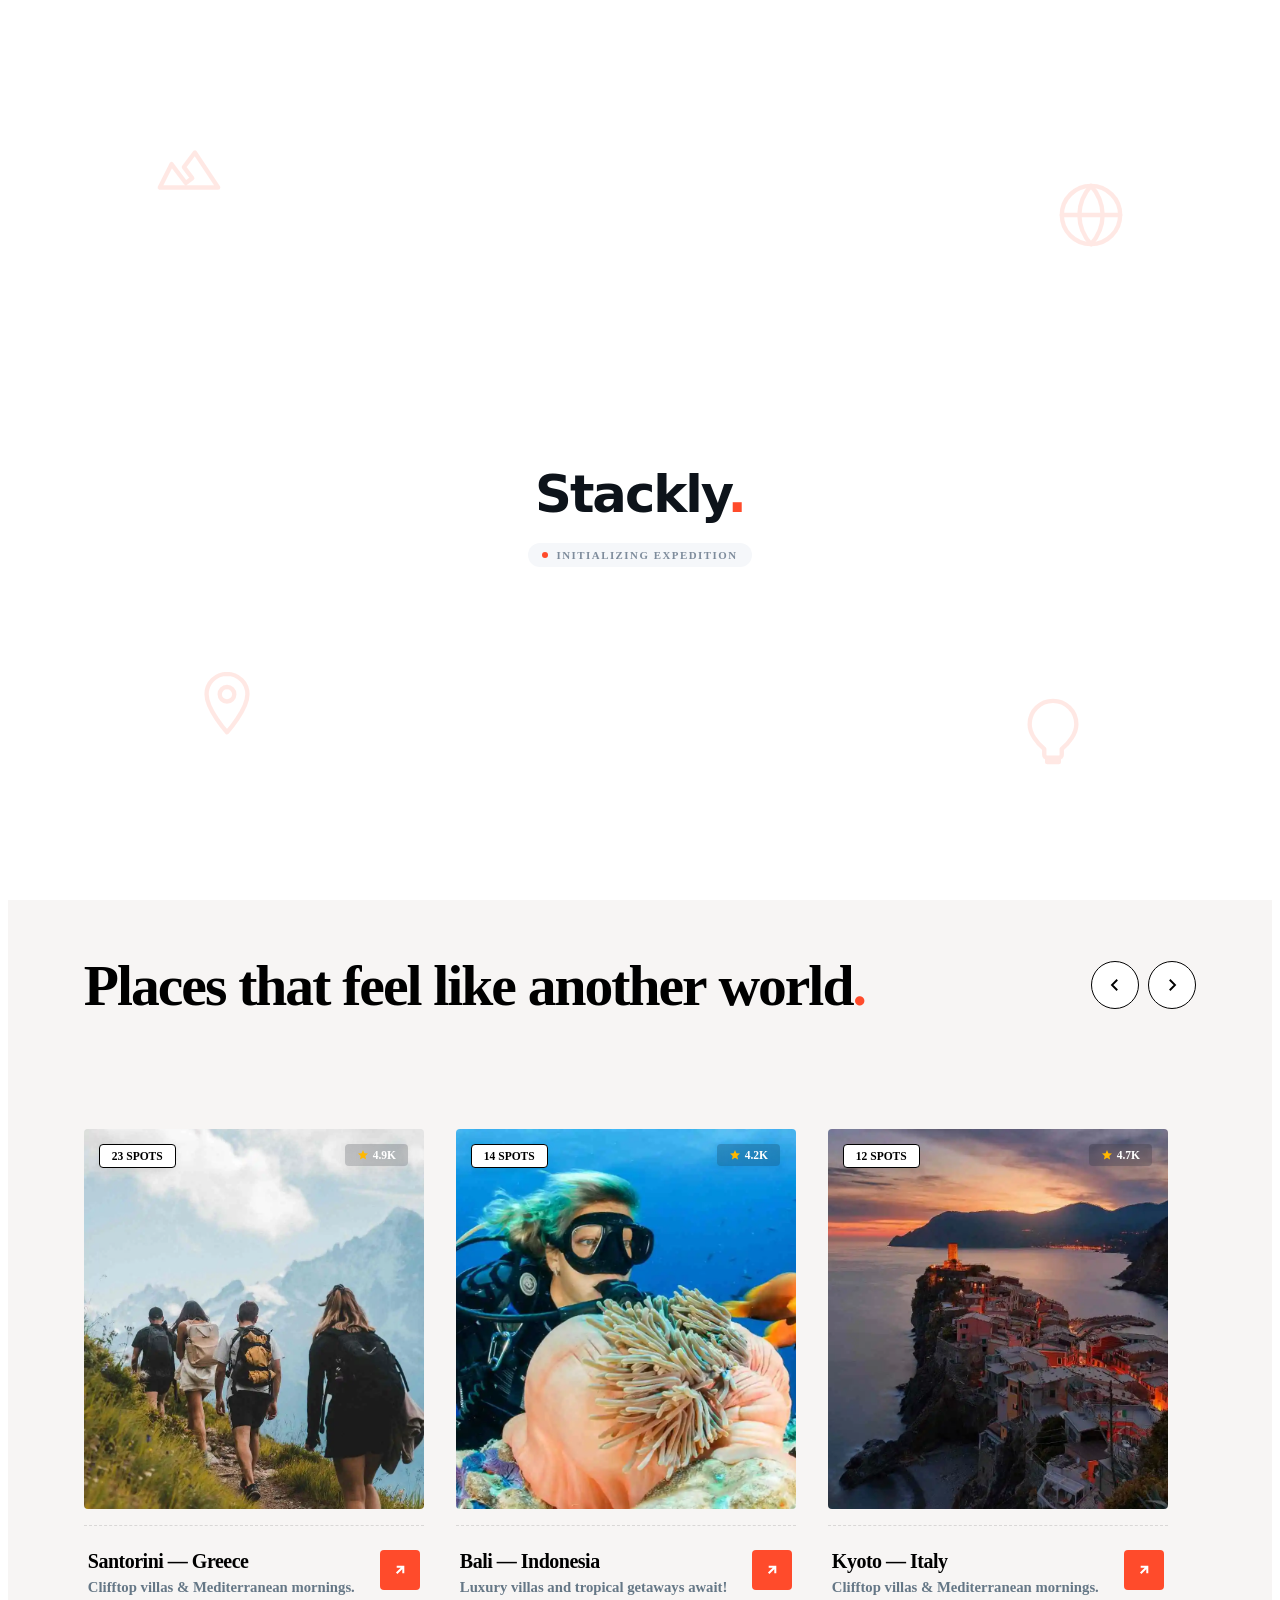
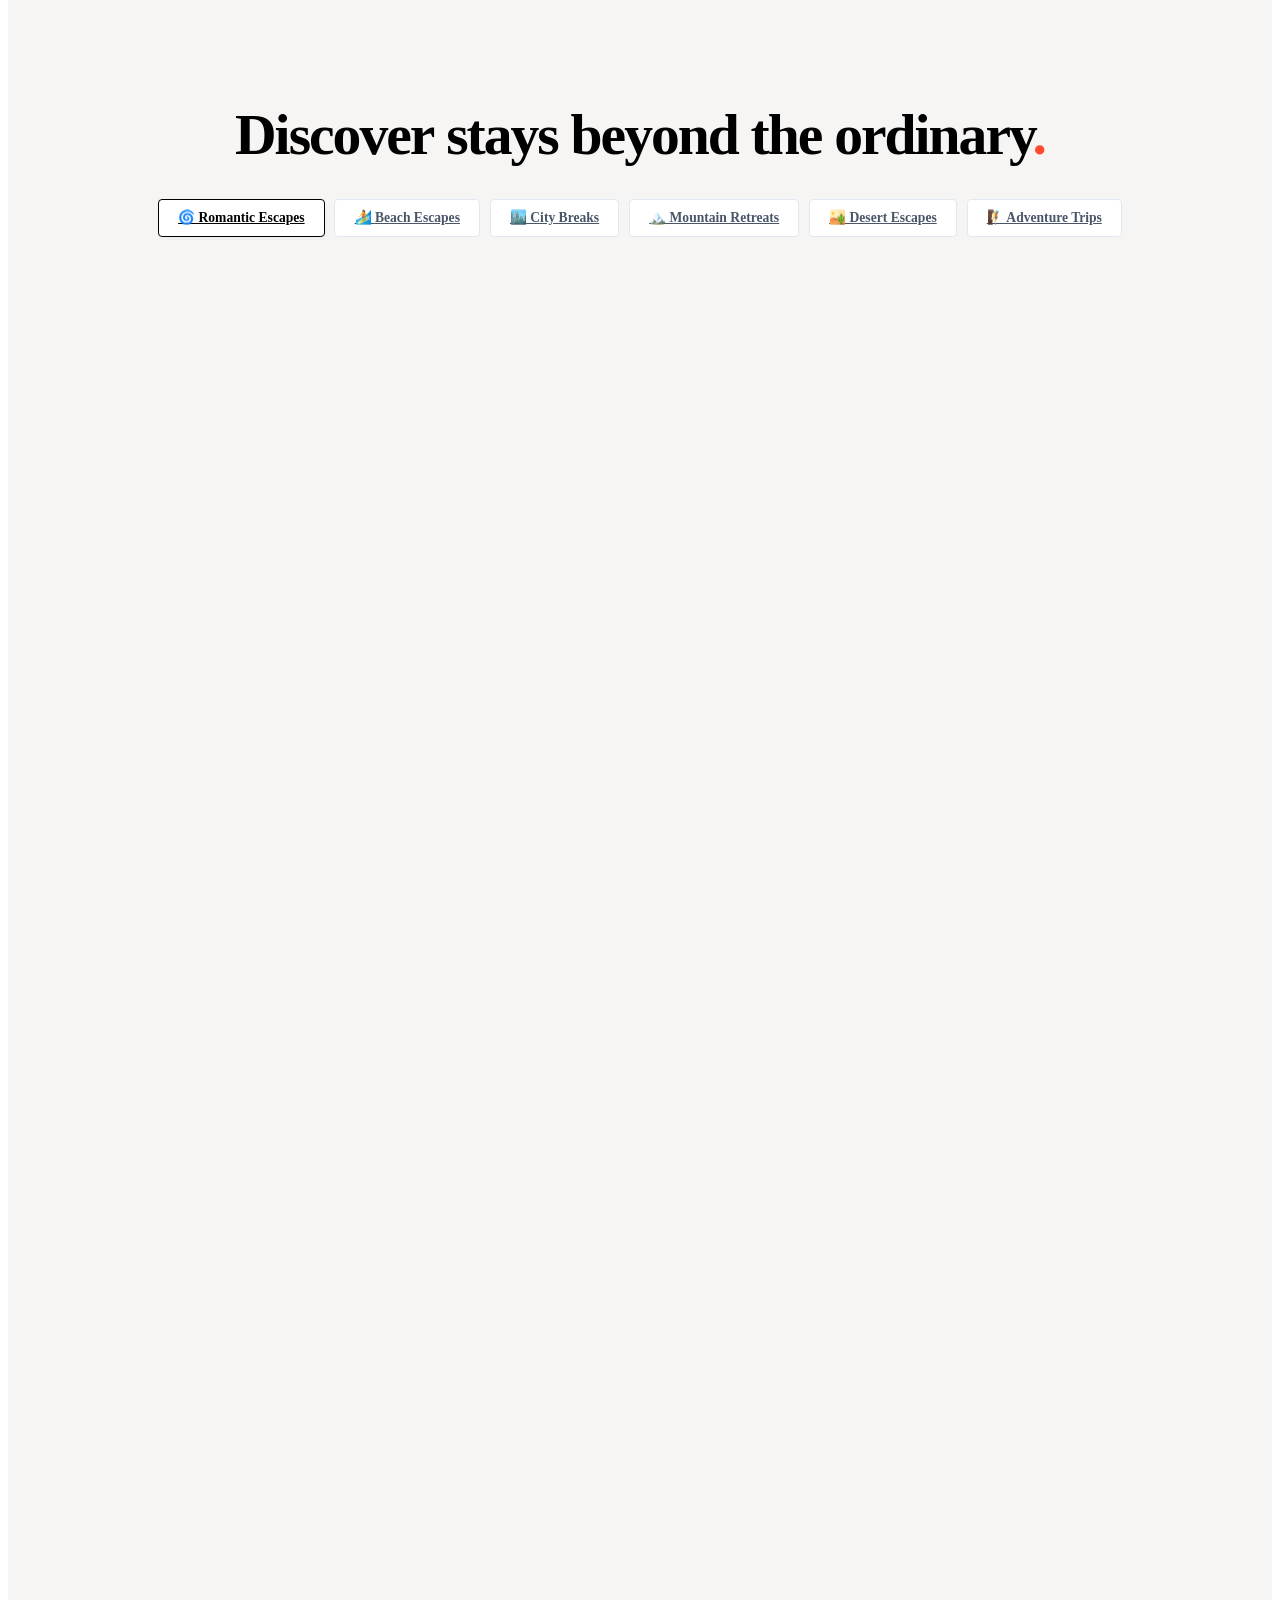
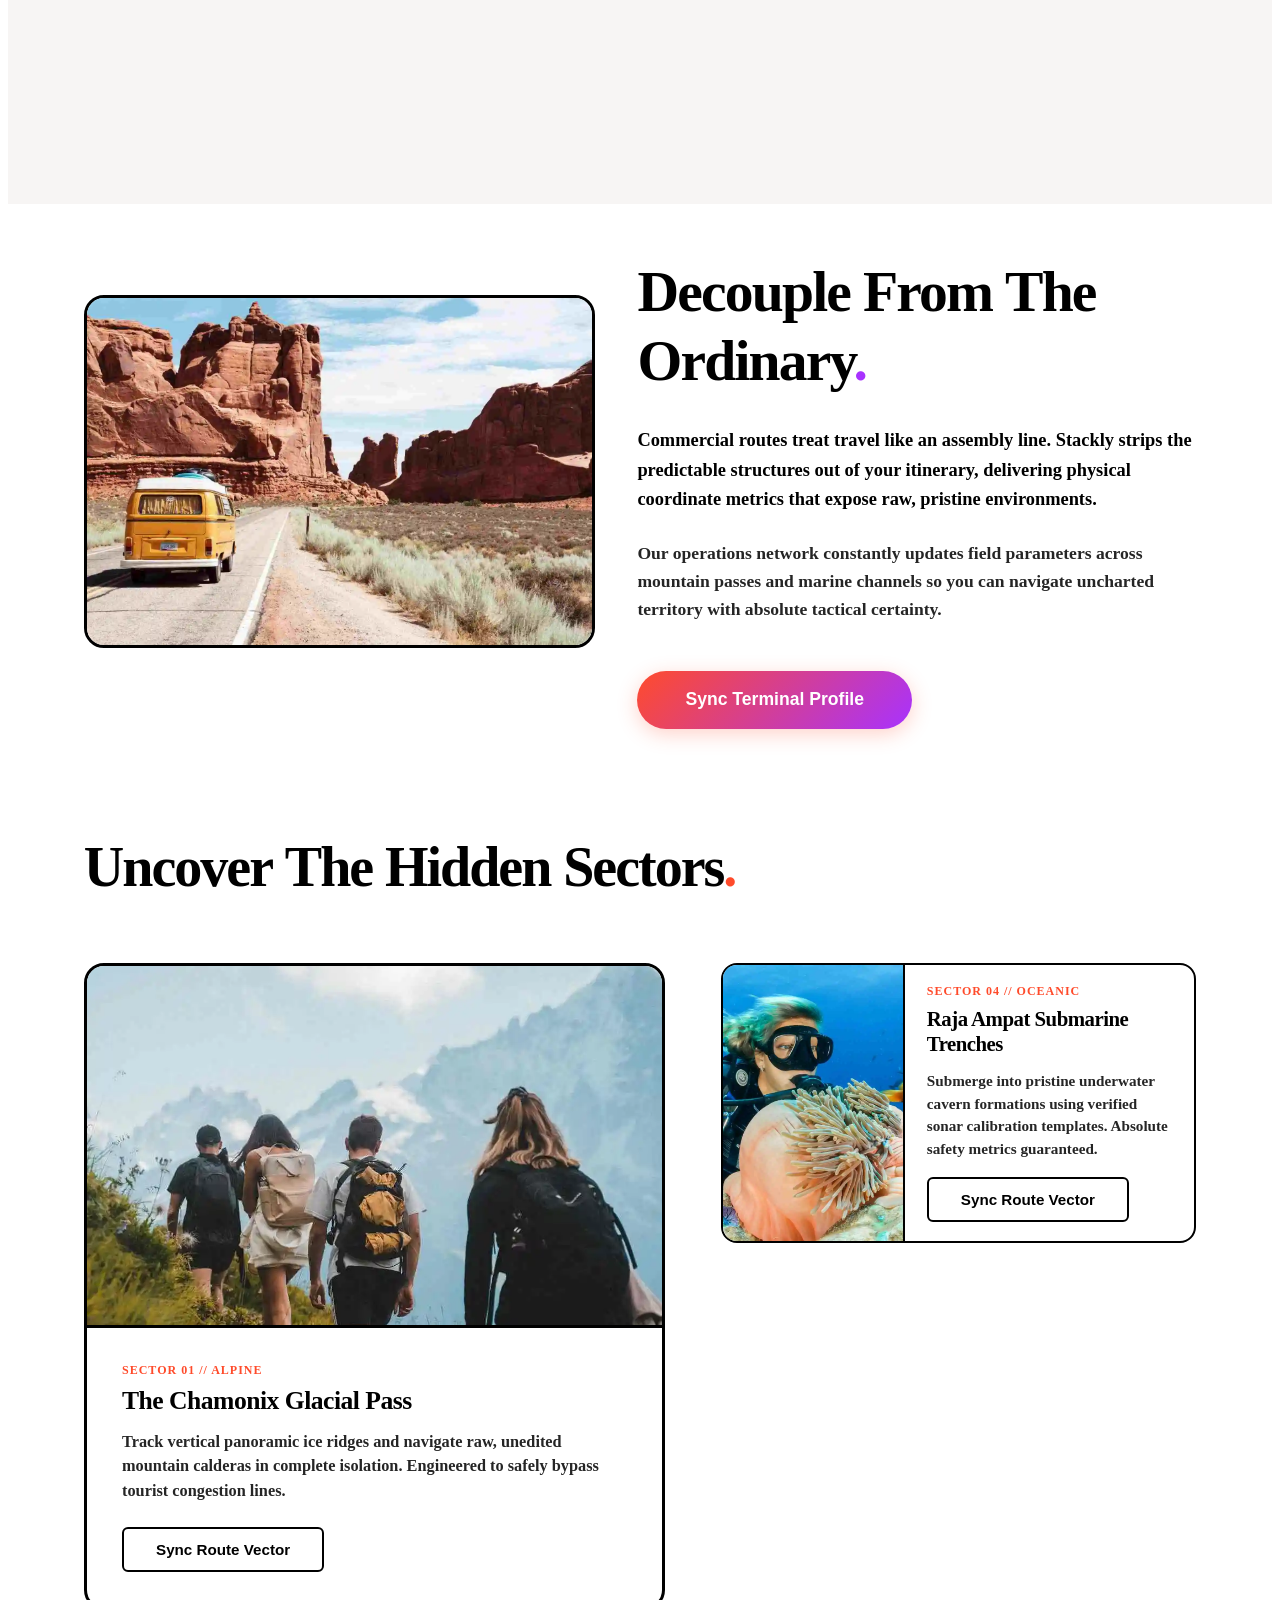
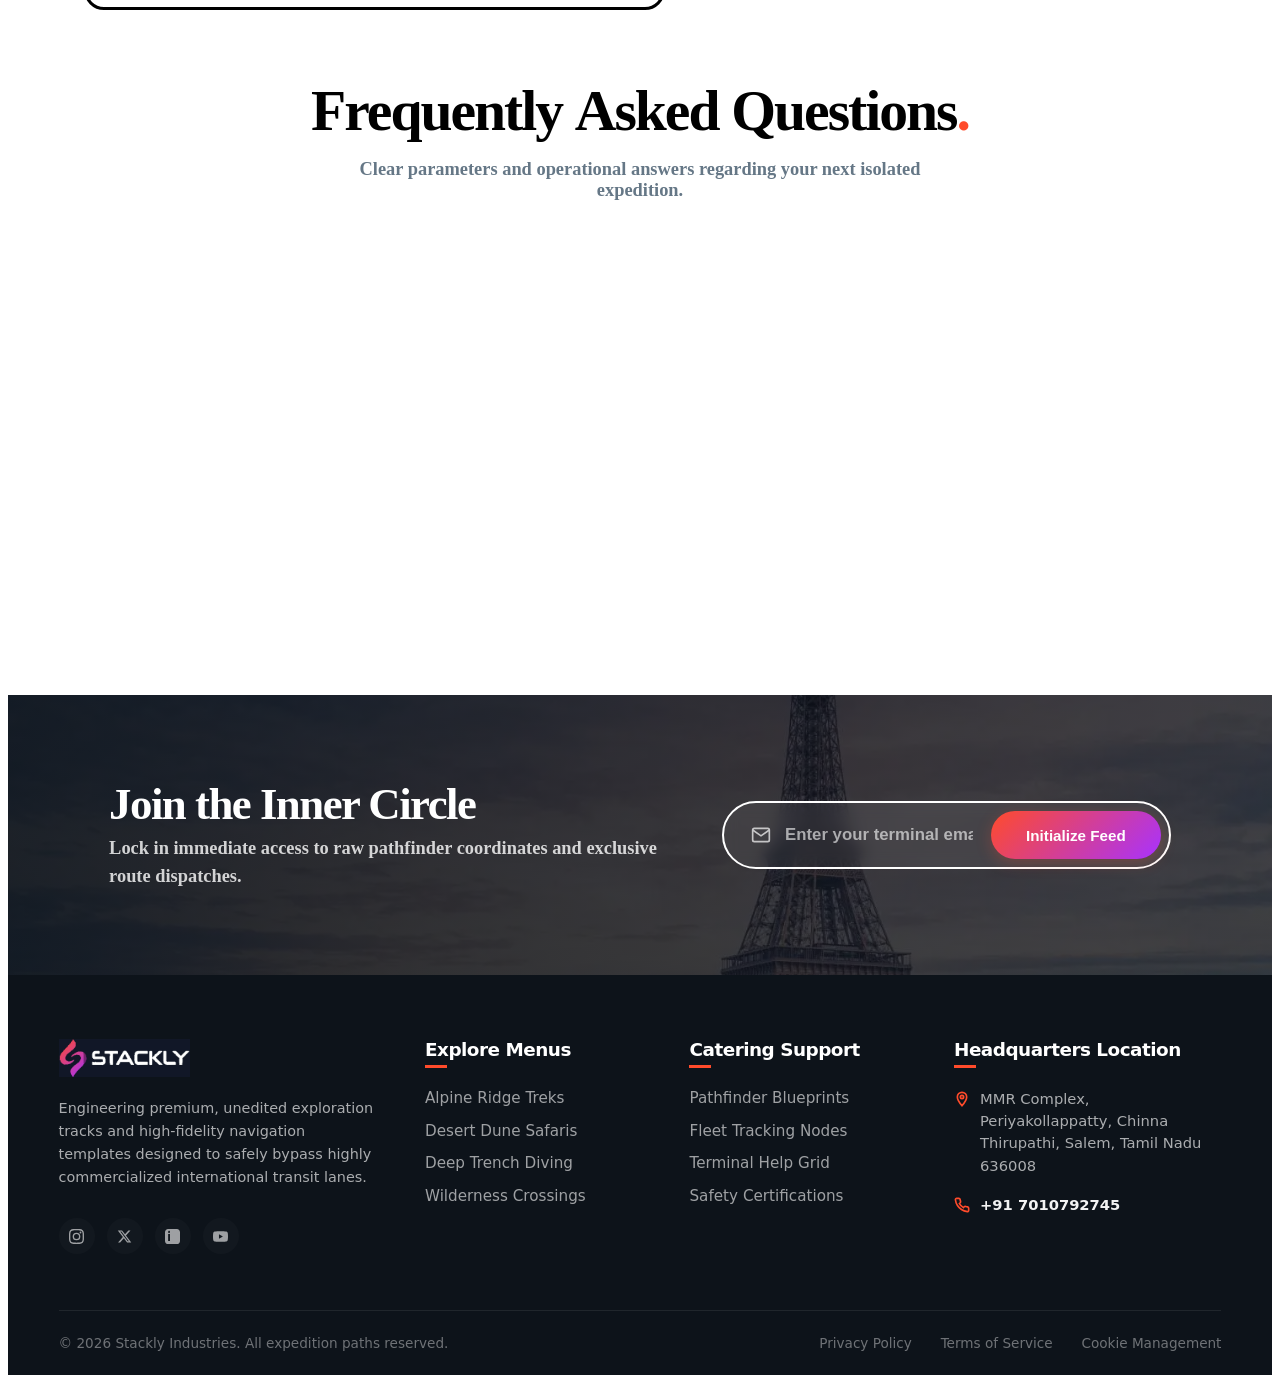
<file: destination.html>
<!DOCTYPE html>
<html lang="en">
<head>
    <meta charset="UTF-8">
    <meta name="viewport" content="width=device-width, initial-scale=1.0">
    <title>Stackly | Adventure Expeditions</title>
    <link rel="stylesheet" href="style.css">
</head>
<body>

<!-- Fully Responsive Fluid-Loop Preloader Page for Stackly -->
<div id="preloader">
    <!-- Fluid Floating Vector Background Elements -->
    <div class="floating-bg">
        <!-- Mountain Peak Icon -->
        <svg class="float-icon icon-1" viewBox="0 0 24 24"><path d="M14 6l-3.75 5 2.85 3.8-2.2 1.65-4.9-6.45L2 18h20L14 6z"/></svg>
        <!-- Globe / Latitude Icon -->
        <svg class="float-icon icon-2" viewBox="0 0 24 24"><circle cx="12" cy="12" r="10"/><path d="M12 2a15.3 15.3 0 0 1 4 10 15.3 15.3 0 0 1-4 10 15.3 15.3 0 0 1-4-10 15.3 15.3 0 0 1 4-10zM2 12h20"/></svg>
        <!-- Map Pin Accent -->
        <svg class="float-icon icon-3" viewBox="0 0 24 24"><path d="M12 2C8.13 2 5 5.13 5 9c0 5.25 7 13 7 13s7-7.75 7-13c0-3.87-3.13-7-7-7zm0 9.5c-1.38 0-2.5-1.12-2.5-2.5s1.12-2.5 2.5-2.5 2.5 1.12 2.5 2.5-1.12 2.5-2.5 2.5z"/></svg>
        <!-- Hot Air Balloon Explorer Icon -->
        <svg class="float-icon icon-4" viewBox="0 0 24 24"><path d="M12 2a8 8 0 0 0-8 8c0 3.25 2.5 6.5 5 8.5v2a1 1 0 0 0 1 1h4a1 1 0 0 0 1-1v-2c2.5-2 5-5.25 5-8.5a8 8 0 0 0-8-8zm-2 20h4v1h-4v-1z"/></svg>
    </div>

    <!-- Center Content Branding Hub -->
    <div class="loader-content">
        <!-- Re-engineered Responsive Fluid Loop Vector Logo -->
        <div class="logo-wrapper">
            <svg class="stack-logo-svg" viewBox="0 0 100 60" xmlns="http://w3.org">
                <defs>
                    <linearGradient id="logoGrad" x1="0%" y1="0%" x2="100%" y2="100%">
                        <stop offset="0%" stop-color="#ff4b2b" />
                        <stop offset="50%" stop-color="#a832ff" />
                        <stop offset="100%" stop-color="#3b82f6" />
                    </linearGradient>
                </defs>
                <!-- Perfectly proportioned infinity track filling the viewport container -->
                <path class="fluid-loop-track" d="M 30 30 C 10 10, 10 50, 30 30 C 50 10, 50 50, 70 30 C 90 10, 90 50, 70 30 C 50 10, 50 50, 30 30 Z" />
            </svg>
        </div>

        <h1 class="brand-name">Stackly<span>.</span></h1>
        
        <!-- Minimal Graphic Pulse Indicator -->
        <div class="pulse-status-container">
            <span class="pulse-dot"></span>
            <span class="status-text">INITIALIZING EXPEDITION</span>
        </div>
    </div>
</div>

<script>
    document.addEventListener('DOMContentLoaded', () => {
    
    // Architectural Component Trigger targeting Preloader Layer
    const preloader = document.getElementById('preloader');
    
    setTimeout(() => {
        if(preloader) {
            // Dismiss Preloader with premium clean translation slide effect
            preloader.classList.add('fade-out');
            
            // Seamlessly unlock main content view mechanics
            document.body.style.overflowY = "auto";
        }
    }, 2000); // Strict 2-second timing rule
    
});

</script>

<!-- Fully Responsive Navigation Header -->
<header class="main-navbar">
    <div class="nav-container">
        
        <!-- Brand Logo Container (Clicking refreshes the page) -->
        <a href="" class="brand-logo-link" onclick="window.location.reload(); return false;">
            <img src="./assests/logo adventure.webp" alt="Stackly Logo" class="brand-logo-img">
        </a>

        <!-- Hamburger Icon for Responsive Layout Mobile View -->
        <div class="hamburger-menu" id="hamburgerMenu">
            <span class="nav-bar"></span>
            <span class="nav-bar"></span>
            <span class="nav-bar"></span>
        </div>

        <!-- Navigation Menus Link Layout Wrapper -->
        <nav class="nav-menu-wrapper" id="navMenuWrapper">
            <!-- 5 Centered Nav Links -->
            <ul class="nav-menu-list">
                <li><a href="index.html" class="menu-item ">Home</a></li>
                <li><a href="destination.html" class="menu-item active">Destinations</a></li>
                <li><a href="story.html" class="menu-item">Our Story</a></li>
                <li><a href="gallery.html" class="menu-item">Gallery</a></li>
                <li><a href="contact.html" class="menu-item">Contact Us</a></li>
            </ul>

            <!-- Right Side Corner Auth Button -->
            <div class="nav-auth-wrapper">
              <button class="btn-auth" id="authBtn" onclick="window.location.href='login.html'">
    Join Stackly
</button>
            </div>
        </nav>

    </div>
</header>

<script>
    document.addEventListener('DOMContentLoaded', () => {
    
    // Select HTML Structural Elements for Responsive Navbar Menu Loop
    const hamburgerMenu = document.getElementById('hamburgerMenu');
    const navMenuWrapper = document.getElementById('navMenuWrapper');
    const menuLinks = document.querySelectorAll('.menu-item');

    // Toggle Mobile Panel overlay classes upon action clicks
    hamburgerMenu.addEventListener('click', () => {
        hamburgerMenu.classList.toggle('open');
        navMenuWrapper.classList.toggle('mobile-active');
        
        // Prevent background webpage scrolling when structural panel overlay is open
        if (navMenuWrapper.classList.contains('mobile-active')) {
            document.body.style.overflow = 'hidden';
        } else {
            document.body.style.overflow = 'auto';
        }
    });

    // Close the navigation modal window instantly when any single item anchor link is chosen
    menuLinks.forEach(link => {
        link.addEventListener('click', (e) => {
            // Remove active tags across all structural items
            menuLinks.forEach(item => item.classList.remove('active'));
            // Inject structural active highlight onto selection
            e.target.classList.add('active');

            // Dismiss mobile drawer layouts
            hamburgerMenu.classList.remove('open');
            navMenuWrapper.classList.remove('mobile-active');
            document.body.style.overflow = 'auto';
        });
    });

});

</script>

<!-- Fully Responsive Brand-Themed Destination Hero Section -->
<section id="destination-hero-arena" class="dest-hero-section">
    <!-- Theme Floating Vector Background Systems -->
    <div class="dest-hero-floating-bg">
        <svg class="dest-hero-float-icon icon-alpha" viewBox="0 0 24 24"><path d="M14 6l-3.75 5 2.85 3.8-2.2 1.65-4.9-6.45L2 18h20L14 6z" fill="none" stroke="currentColor" stroke-width="1.5"/></svg>
        <svg class="dest-hero-float-icon icon-beta" viewBox="0 0 24 24"><circle cx="12" cy="12" r="10" fill="none" stroke="currentColor" stroke-width="1.5"/><path d="M12 2v20M2 12h20" fill="none" stroke="currentColor" stroke-width="1.5"/></svg>
    </div>

    <div class="dest-hero-container">
        <!-- LEFT COLUMN: Typography Matrix Engine & Actions -->
        <div class="dest-hero-text-block">
            <!-- Scroll-Triggered Staggered Word Entry Header -->
            <h1 class="dest-hero-title" id="destScrollTitle">
                <span class="dest-scroll-word">Explore</span>
                <span class="dest-scroll-word">Untamed</span>
                <span class="dest-scroll-word">Expeditions<span class="brand-dot-coral">.</span></span>
            </h1>
            
            <!-- Side-Entrance Premium Typography Description (Slides From Left) -->
            <p class="dest-hero-description" id="destLeftContent">
                Chart high-fidelity routes mapped explicitly for authentic isolation. Stackly locks in coordinates for raw exploration, vertical alpine ridges, and unedited paths across global sectors.
            </p>

            <!-- Side-Entrance Call-to-Action Buttons (Slides From Right) -->
            <div class="dest-hero-cta-group" id="destRightCta">
                <a href="404.html" class="dest-hero-btn primary-cta">Initialize Vector</a>
                <a href="404.html" class="dest-hero-btn secondary-cta">Browse Catalog</a>
            </div>
        </div>

        <!-- RIGHT COLUMN: Framed Media Card & Floating Features Layout -->
        <div class="dest-hero-media-block" id="destMediaBlock">
            <!-- Main Landscape Display Image Card -->
            <div class="dest-hero-image-frame">
                <img src="./assests/mountain expedition.webp" alt="Expedition Terminal Grid Range" class="dest-hero-display-img">
            </div>

            <!-- Floating Features Grid Block located directly below the Image -->
            <div class="dest-floating-features-row">
                <!-- Feature Node 1 -->
                <div class="feature-badge-card">
                    <div class="badge-vector-icon">
                        <svg viewBox="0 0 24 24" fill="none" stroke="currentColor" stroke-width="2"><path d="M12 22s8-4 8-10V5l-8-3-8 3v7c0 6 8 10 8 10z"/></svg>
                    </div>
                    <div class="badge-text-meta">
                        <h4>100% Verified</h4>
                        <p>Pathfinder Audited</p>
                    </div>
                </div>

                <!-- Feature Node 2 -->
                <div class="feature-badge-card">
                    <div class="badge-vector-icon">
                        <svg viewBox="0 0 24 24" fill="none" stroke="currentColor" stroke-width="2"><circle cx="12" cy="12" r="10"/><path d="M12 6v6l4 2"/></svg>
                    </div>
                    <div class="badge-text-meta">
                        <h4>Flexible Launch</h4>
                        <p>Dynamic Timelines</p>
                    </div>
                </div>

                <!-- Feature Node 3 -->
                <div class="feature-badge-card">
                    <div class="badge-vector-icon">
                        <svg viewBox="0 0 24 24" fill="none" stroke="currentColor" stroke-width="2"><path d="M21 16V8a2 2 0 0 0-1-1.73l-7-4a2 2 0 0 0-2 0l-7 4A2 2 0 0 0 3 8v8a2 2 0 0 0 1 1.73l-7 4a2 2 0 0 0 2 0l7-4A2 2 0 0 0 21 16z"/></svg>
                    </div>
                    <div class="badge-text-meta">
                        <h4>Gear Supplies</h4>
                        <p>Complete Tool Kits</p>
                    </div>
                </div>
            </div>
        </div>
    </div>
</section>

<style>
    /* --- Core Brand Theme Vector Maps --- */
:root {
    --brand-primary-coral: #ff4b2b;
    --brand-gradient-chassis: linear-gradient(135deg, #ff4b2b 0%, #a832ff 100%);
    --text-obsidian-black: #000000;
}

/* Creative Destination Hero Framework Setup */
.dest-hero-section {
    position: relative;
    width: 100%;
    min-height: calc(100vh - 80px);
    background-color: #ffffff;
    padding: 130px 6%;
    display: flex;
    align-items: center;
    overflow: hidden;
    box-sizing: border-box;
}

.dest-hero-container {
    max-width: 1600px;
    margin: 0 auto;
    display: grid;
    /* Clean 2-column asymmetric grid row blueprint split */
    grid-template-columns: 1.1fr 0.9fr;
    gap: 5rem;
    align-items: center;
    width: 100%;
    position: relative;
    z-index: 5;
}

/* ==========================================
   LEFT COLUMN: SCROLL & SIDE-ENTRANCE TEXT
   ========================================== */
.dest-hero-text-block {
    display: flex;
    flex-direction: column;
}

/* Scroll Word Animation States */
.dest-hero-title {
    display: flex;
    flex-wrap: wrap;
    gap: 0.8rem 1.4rem;
    font-size: clamp(3.2rem, 5.8vw, 5.2rem);
    font-weight: 900;
    color: var(--text-obsidian-black);
    line-height: 1.05;
    letter-spacing: -3px;
    margin-bottom: 2rem;
}

.dest-scroll-word {
    display: inline-block;
    opacity: 0;
    transform: translateY(30px);
    transition: opacity 0.6s cubic-bezier(0.16, 1, 0.3, 1), transform 0.6s cubic-bezier(0.16, 1, 0.3, 1);
}

.dest-scroll-word.reveal-active {
    opacity: 1;
    transform: translateY(0);
}

.brand-dot-coral {
    color: var(--brand-primary-coral);
}

/* Left Side Slide-In Description Copy */
.dest-hero-description {
    font-size: clamp(1.15rem, 2vw, 1.35rem);
    font-weight: 700;
    color: var(--text-obsidian-black);
    line-height: 1.6;
    margin-bottom: 3.5rem;
    max-width: 680px;
    opacity: 0;
    transform: translateX(-100px); /* Massive side slide entry configuration offset */
    transition: opacity 0.8s cubic-bezier(0.16, 1, 0.3, 1), transform 0.8s cubic-bezier(0.16, 1, 0.3, 1);
}

.dest-hero-description.reveal-active {
    opacity: 1;
    transform: translateX(0);
}

/* Right Side Slide-In Action Buttons Group */
.dest-hero-cta-group {
    display: flex;
    gap: 1.5rem;
    opacity: 0;
    transform: translateX(100px); /* Massive side slide entry configuration offset */
    transition: opacity 0.8s cubic-bezier(0.16, 1, 0.3, 1), transform 0.8s cubic-bezier(0.16, 1, 0.3, 1);
}

.dest-hero-cta-group.reveal-active {
    opacity: 1;
    transform: translateX(0);
}

.dest-hero-btn {
    display: inline-block;
    padding: 1.1rem 2.8rem;
    font-size: 1.05rem;
    font-weight: 800;
    text-decoration: none;
    border-radius: 40px;
    transition: transform 0.3s cubic-bezier(0.16, 1, 0.3, 1), box-shadow 0.3s ease, background-color 0.3s ease;
}

.primary-cta {
    background: var(--brand-gradient-chassis);
    color: #ffffff;
    box-shadow: 0 6px 20px rgba(255, 75, 43, 0.25);
}

.primary-cta:hover {
    transform: translateY(-4px) scale(1.02);
    box-shadow: 0 10px 25px rgba(255, 75, 43, 0.4);
}

.secondary-cta {
    background-color: #ffffff;
    color: var(--text-obsidian-black);
    border: 2px solid var(--text-obsidian-black);
}

.secondary-cta:hover {
    background-color: var(--text-obsidian-black);
    color: #ffffff;
    transform: translateY(-4px);
}

/* ==========================================
   RIGHT COLUMN: MEDIA FRAME & FLOATING BADGES
   ========================================== */
.dest-hero-media-block {
    display: flex;
    flex-direction: column;
    gap: 2rem;
    width: 100%;
    opacity: 0;
    transform: scale(0.95);
    transition: opacity 1s cubic-bezier(0.16, 1, 0.3, 1), transform 1s cubic-bezier(0.16, 1, 0.3, 1);
}

.dest-hero-media-block.reveal-active {
    opacity: 1;
    transform: scale(1);
}

.dest-hero-image-frame {
    width: 100%;
    aspect-ratio: 16 / 10;
    border: 3px solid var(--text-obsidian-black); /* Bold industrial vector framing */
    border-radius: 24px;
    overflow: hidden;
    box-shadow: 0 20px 45px rgba(0,0,0,0.06);
    background-color: #f8fafc;
}

.dest-hero-display-img {
    width: 100%;
    height: 100%;
    object-fit: cover;
    display: block;
}

/* Horizontal Row of Floating Feature Badges */
.dest-floating-features-row {
    display: grid;
    grid-template-columns: repeat(3, 1fr);
    gap: 1.25rem;
    width: 100%;
}

.feature-badge-card {
    display: flex;
    align-items: center;
    gap: 12px;
    padding: 1.1rem;
    background-color: #ffffff;
    border: 2px solid var(--text-obsidian-black); /* Bold structural outlining */
    border-radius: 16px;
    transition: transform 0.3s cubic-bezier(0.16, 1, 0.3, 1), box-shadow 0.3s ease;
}

/* Creative Floating Badges Hover Lift Animation */
.feature-badge-card:hover {
    transform: translateY(-6px) scale(1.02);
    box-shadow: 0 10px 25px rgba(13, 19, 26, 0.05);
    border-color: var(--brand-primary-coral);
}

.badge-vector-icon {
    width: 40px;
    height: 40px;
    background-color: #f8fafc;
    border-radius: 10px;
    display: flex;
    align-items: center;
    justify-content: center;
    flex-shrink: 0;
    color: var(--text-obsidian-black);
    transition: color 0.3s ease, background-color 0.3s ease;
}

.feature-badge-card:hover .badge-vector-icon {
    background-color: var(--brand-primary-coral);
    color: #ffffff;
}

.badge-vector-icon svg {
    width: 20px;
    height: 20px;
}

.badge-text-meta h4 {
    font-size: 0.95rem;
    font-weight: 800;
    color: var(--text-obsidian-black);
    margin: 0 0 2px 0;
}

.badge-text-meta p {
    font-size: 0.78rem;
    font-weight: 600;
    color: #657786;
    margin: 0;
    text-transform: uppercase;
    letter-spacing: 0.3px;
}

/* ==========================================
   BACKGROUND THEME VECTORS & ACCENTS
   ========================================== */
.dest-hero-floating-bg {
    position: absolute;
    width: 100%;
    height: 100%;
    top: 0;
    left: 0;
    pointer-events: none;
    z-index: 1;
}

.dest-hero-float-icon {
    position: absolute;
    width: 5vw;
    min-width: 45px;
    max-width: 80px;
    color: #a832ff; /* Solar Violet outline accent */
    opacity: 0.08;
    animation: floatingDrift 16s infinite linear alternate;
}

.icon-alpha { top: 15%; left: 5%; }
.icon-beta { bottom: 15%; right: 48%; }

@keyframes floatingDrift {
    0% { transform: translate(0, 0) rotate(0deg); }
    100% { transform: translate(25px, -25px) rotate(8deg); }
}

/* ==========================================
   RESPONSIVE DESIGN SYSTEM MEDIA QUERIES
   ========================================== */
@media (max-width: 1100px) {
    .dest-hero-container {
        grid-template-columns: 1fr;
        gap: 4rem;
    }
    .dest-hero-text-block {
        align-items: center;
        text-align: center;
    }
    .dest-hero-title {
        justify-content: center;
    }
    .dest-hero-description {
        margin-left: auto;
        margin-right: auto;
        transform: translateY(-30px);
    }
    .dest-hero-cta-group {
        justify-content: center;
        transform: translateY(30px);
    }
    .dest-hero-media-block {
        max-width: 750px;
        margin: 0 auto;
    }
}

@media (max-width: 650px) {
    .dest-floating-features-row {
        grid-template-columns: 1fr; /* Stack features vertically on mobile */
        gap: 1rem;
    }
    .dest-hero-cta-group {
        flex-direction: column;
        width: 100%;
        max-width: 280px;
    }
    .dest-hero-btn {
        text-align: center;
        width: 100%;
    }
}

</style>

<script>
    document.addEventListener('DOMContentLoaded', () => {

    const destHeroSection = document.getElementById('destination-hero-arena');
    const destScrollWords = document.querySelectorAll('.dest-scroll-word');
    const destLeftContent = document.getElementById('destLeftContent');
    const destRightCta = document.getElementById('destRightCta');
    const destMediaBlock = document.getElementById('destMediaBlock');

    const destRevealOptions = {
        root: null,
        threshold: 0.12 
    };

    const triggerDestHeroAnimations = (entries, observer) => {
        entries.forEach(entry => {
            if (entry.isIntersecting) {
                // Stagger individual header word entry text updates
                destScrollWords.forEach((word, index) => {
                    setTimeout(() => {
                        word.classList.add('reveal-active');
                    }, index * 120);
                });

                // Smooth slide-in for left-hand description paragraph
                setTimeout(() => {
                    destLeftContent.classList.add('reveal-active');
                }, destScrollWords.length * 120 + 100);

                // Smooth slide-in for action layout button links
                setTimeout(() => {
                    destRightCta.classList.add('reveal-active');
                }, destScrollWords.length * 120 + 250);

                // Gracefully zoom up the media box container card
                setTimeout(() => {
                    destMediaBlock.classList.add('reveal-active');
                }, destScrollWords.length * 120 + 400);

                observer.unobserve(entry.target); // Evict memory loops programmatically
            }
        });
    };

    const destHeroObserver = new IntersectionObserver(triggerDestHeroAnimations, destRevealOptions);
    if (destHeroSection) destHeroObserver.observe(destHeroSection);

});

</script>

<!-- Fully Responsive Premium Minimalist Destinations Slider -->
<section id="another-world-slider" class="world-slider-section">
    
    <!-- Top Header Navigation Row -->
    <div class="slider-top-row">
        <h2 class="slider-main-title" id="worldTitle">
            <span class="world-word">Places</span>
            <span class="world-word">that</span>
            <span class="world-word">feel</span>
            <span class="world-word">like</span>
            <span class="world-word">another</span>
            <span class="world-word">world<span class="brand-dot-coral">.</span></span>
        </h2>
        
        <!-- Clean Geometric Arrow Controllers -->
        <div class="slider-arrow-controls">
           <a href="404.html" class="arrow-btn" aria-label="Previous Slide">
    <svg viewBox="0 0 24 24" fill="none" stroke="currentColor" stroke-width="2.5">
        <path d="M15 19l-7-7 7-7"/>
    </svg>
</a>

<a href="404.html" class="arrow-btn" aria-label="Next Slide">
    <svg viewBox="0 0 24 24" fill="none" stroke="currentColor" stroke-width="2.5">
        <path d="M9 5l7 7-7 7"/>
    </svg>
</a>
        </div>
    </div>

    <!-- Slidable Viewport Area -->
    <div class="slider-viewport-mask">
        <div class="slider-track-chassis" id="worldTrack">
            
            <!-- Card 1 -->
            <div class="world-frontier-card scroll-card-reveal">
                <div class="card-media-bounding-box">
                    <img src="./assests/mountain trekking.webp" alt="Mountain Trekking" class="card-raw-img">
                    <div class="badge-node spots-count">23 SPOTS</div>
                    <div class="badge-node rating-count">
                        <svg class="star-vector" viewBox="0 0 24 24" fill="currentColor"><path d="M12 17.27L18.18 21l-1.64-7.03L22 9.24l-7.19-.61L12 2 9.19 8.63 2 9.24l5.46 4.73L5.82 21z"/></svg>
                        <span>4.9K</span>
                    </div>
                </div>
                <div class="card-details-pane">
                    <div class="text-meta-block">
                        <h3>Santorini — Greece</h3>
                        <p>Clifftop villas & Mediterranean mornings.</p>
                    </div>
                    <button class="card-action-arrow fallback-redirect" aria-label="Explore Route">
                        <svg viewBox="0 0 24 24" fill="none" stroke="currentColor" stroke-width="3"><path d="M5 12h14M12 5l7 7-7 7"/></svg>
                    </button>
                </div>
            </div>

            <!-- Card 2 -->
            <div class="world-frontier-card scroll-card-reveal">
                <div class="card-media-bounding-box">
                    <img src="./assests/deep sea diving.webp" alt="Deep Sea Diving" class="card-raw-img">
                    <div class="badge-node spots-count">14 SPOTS</div>
                    <div class="badge-node rating-count">
                        <svg class="star-vector" viewBox="0 0 24 24" fill="currentColor"><path d="M12 17.27L18.18 21l-1.64-7.03L22 9.24l-7.19-.61L12 2 9.19 8.63 2 9.24l5.46 4.73L5.82 21z"/></svg>
                        <span>4.2K</span>
                    </div>
                </div>
                <div class="card-details-pane">
                    <div class="text-meta-block">
                        <h3>Bali — Indonesia</h3>
                        <p>Luxury villas and tropical getaways await!</p>
                    </div>
                    <button class="card-action-arrow fallback-redirect" aria-label="Explore Route">
                        <svg viewBox="0 0 24 24" fill="none" stroke="currentColor" stroke-width="3"><path d="M5 12h14M12 5l7 7-7 7"/></svg>
                    </button>
                </div>
            </div>

            <!-- Card 3 -->
            <div class="world-frontier-card scroll-card-reveal">
                <div class="card-media-bounding-box">
                    <img src="./assests/italy.webp" alt="Kyoto Japan Heritage" class="card-raw-img">
                    <div class="badge-node spots-count">12 SPOTS</div>
                    <div class="badge-node rating-count">
                        <svg class="star-vector" viewBox="0 0 24 24" fill="currentColor"><path d="M12 17.27L18.18 21l-1.64-7.03L22 9.24l-7.19-.61L12 2 9.19 8.63 2 9.24l5.46 4.73L5.82 21z"/></svg>
                        <span>4.7K</span>
                    </div>
                </div>
                <div class="card-details-pane">
                    <div class="text-meta-block">
                        <h3>Kyoto — Italy</h3>
                        <p>Clifftop villas & Mediterranean mornings.</p>
                    </div>
                    <button class="card-action-arrow fallback-redirect" aria-label="Explore Route">
                        <svg viewBox="0 0 24 24" fill="none" stroke="currentColor" stroke-width="3"><path d="M5 12h14M12 5l7 7-7 7"/></svg>
                    </button>
                </div>
            </div>

            <!-- Card 4 -->
            <div class="world-frontier-card scroll-card-reveal">
                <div class="card-media-bounding-box">
                    <img src="./assests/dessert safari.webp" alt="Desert Dune Horizon" class="card-raw-img">
                    <div class="badge-node spots-count">19 SPOTS</div>
                    <div class="badge-node rating-count">
                        <svg class="star-vector" viewBox="0 0 24 24" fill="currentColor"><path d="M12 17.27L18.18 21l-1.64-7.03L22 9.24l-7.19-.61L12 2 9.19 8.63 2 9.24l5.46 4.73L5.82 21z"/></svg>
                        <span>4.5K</span>
                    </div>
                </div>
                <div class="card-details-pane">
                    <div class="text-meta-block">
                        <h3>Sahara — Morocco</h3>
                        <p>Endless isolated sand horizons and star canopies.</p>
                    </div>
                    <button class="card-action-arrow fallback-redirect" aria-label="Explore Route">
                        <svg viewBox="0 0 24 24" fill="none" stroke="currentColor" stroke-width="3"><path d="M5 12h14M12 5l7 7-7 7"/></svg>
                    </button>
                </div>
            </div>

        </div>
    </div>
</section>

<style>
    /* --- Professional Outlined Frontier Slider --- */
.world-slider-section {
    width: 100%;
    background-color: #f7f5f4; /* Sophisticated bright white/cream canvas background */
    padding: 10px 6%;
    box-sizing: border-box;
}

.slider-top-row {
    max-width: 1550px;
    margin: 0 auto 3.5rem;
    display: flex;
    justify-content: space-between;
    align-items: center;
    gap: 2rem;
}

.slider-main-title {
    display: flex;
    flex-wrap: wrap;
    gap: 0.4rem 0.8rem;
    font-size: clamp(2.4rem, 4.5vw, 3.6rem);
    font-weight: 800;
    color: #000000; /* Pure Obsidian Black */
    letter-spacing: -2px;
    line-height: 1.1;
}

.world-word {
    display: inline-block;
    opacity: 0;
    transform: translateY(30px);
    transition: opacity 0.6s cubic-bezier(0.16, 1, 0.3, 1), transform 0.6s cubic-bezier(0.16, 1, 0.3, 1);
}

.world-word.reveal-active {
    opacity: 1;
    transform: translateY(0);
}

.brand-dot-coral {
    color: #ff4b2b; /* Stackly Coral Signature Accent */
}

/* Minimalist Round Controls */
.slider-arrow-controls {
    display: flex;
    gap: 0.6rem;
    flex-shrink: 0;
}

.arrow-btn {
    width: 46px;
    height: 46px;
    background-color: #ffffff;
    border: 1px solid #000000;
    border-radius: 50%;
    display: flex;
    align-items: center;
    justify-content: center;
    cursor: pointer;
    color: #000000;
    transition: all 0.25s cubic-bezier(0.16, 1, 0.3, 1);
}

.arrow-btn svg {
    width: 18px;
    height: 18px;
}

.arrow-btn:hover {
    background-color: #000000;
    color: #ffffff;
    transform: scale(1.04);
}

/* ==========================================
   VIEWPORT TRACK & SLIDER CARD PANELS
   ========================================== */
.slider-viewport-mask {
    max-width: 1550px;
    margin: 0 auto;
    overflow: hidden;
    padding: 0.5rem;
}

.slider-track-chassis {
    display: flex;
    gap: 2rem;
    transition: transform 0.6s cubic-bezier(0.16, 1, 0.3, 1);
    width: max-content;
}

.world-frontier-card {
    width: 340px; /* Precise uniform column width matching your image blueprint layout */
    background: transparent;
    display: flex;
    flex-direction: column;
    opacity: 0;
    transform: translateY(40px);
    transition: opacity 0.6s cubic-bezier(0.16, 1, 0.3, 1), transform 0.6s cubic-bezier(0.16, 1, 0.3, 1);
}

.world-frontier-card.reveal-active {
    opacity: 1;
    transform: translateY(0);
}

/* Rigid Bounding Media Box Container */
.card-media-bounding-box {
    position: relative;
    width: 100%;
    height: 380px; /* Tall portrait presentation framing following original design card values */
    overflow: hidden;
    border-radius: 4px; /* Crisp minimal rounding metrics */
    background-color: #e2e8f0;
}

.card-raw-img {
    width: 100%;
    height: 100%;
    object-fit: cover;
    display: block;
    transition: transform 0.6s cubic-bezier(0.16, 1, 0.3, 1);
}

/* Creative Card Zoom Hovers */
.world-frontier-card:hover .card-raw-img {
    transform: scale(1.04);
}

/* Floating Structural Floating Badges System */
.badge-node {
    position: absolute;
    top: 15px;
    padding: 5px 12px;
    font-size: 0.72rem;
    font-weight: 800;
    border-radius: 4px;
    display: flex;
    align-items: center;
    gap: 4px;
    box-shadow: 0 4px 10px rgba(0,0,0,0.05);
}

.spots-count {
    left: 15px;
    background-color: #ffffff;
    color: #000000;
    border: 1px solid #000000;
}

.rating-count {
    right: 15px;
    background-color: rgba(13, 19, 26, 0.2);
    backdrop-filter: blur(8px);
    color: #ffffff;
}

.star-vector {
    width: 12px;
    height: 12px;
    color: #ffb800; /* Rich gold rating star fill */
}

/* ==========================================
   METADATA CARD DETAIL DESCRIPTIONS
   ========================================== */
.card-details-pane {
    padding: 1.5rem 0.25rem 0.5rem 0.25rem;
    display: flex;
    justify-content: space-between;
    align-items: flex-start;
    gap: 1rem;
    border-top: 1px dashed rgba(0,0,0,0.12); /* Clean connecting border strip underneath media frames */
    margin-top: 1rem;
}

.text-meta-block {
    display: flex;
    flex-direction: column;
    gap: 4px;
}

.card-details-pane h3 {
    font-size: 1.25rem;
    font-weight: 800;
    color: #000000;
    margin: 0;
    letter-spacing: -0.5px;
}

.card-details-pane p {
    font-size: 0.92rem;
    font-weight: 600;
    color: #657786;
    margin: 0;
    line-height: 1.4;
}

/* Pinned Right Corner Action Link Buttons Layout */
.card-action-arrow {
    width: 40px;
    height: 40px;
    background-color: #ff4b2b; /* Stackly Signature Brand Coral Fill */
    color: #ffffff;
    border: none;
    border-radius: 4px;
    display: flex;
    align-items: center;
    justify-content: center;
    cursor: pointer;
    flex-shrink: 0;
    transition: background-color 0.25s ease, transform 0.25s cubic-bezier(0.16, 1, 0.3, 1);
}

.card-action-arrow svg {
    width: 16px;
    height: 16px;
    transform: rotate(-45deg); /* Rotates standard arrow into corner diagonal vectors matching original blueprint */
    transition: transform 0.25s ease;
}

/* Action Trigger Hovers */
.world-frontier-card:hover .card-action-arrow {
    background-color: #000000; /* Morphs beautifully to pure obsidian black on user hovering */
}

.world-frontier-card:hover .card-action-arrow svg {
    transform: rotate(0deg) scale(1.05);
}

/* ==========================================
   MOBILE SNAP CONSTRAINTS
   ========================================== */
@media (max-width: 768px) {
    .world-slider-section { padding: 4rem 4%; }
    .slider-viewport-mask {
        overflow-x: auto; /* Standardize swipe fluid gestures on touch native panels */
        scroll-snap-type: x mandatory;
        padding-bottom: 1.5rem;
    }
    .world-frontier-card {
        scroll-snap-align: start;
        width: 290px;
    }
    .card-media-bounding-box { height: 320px; }
    .slider-arrow-controls { display: none; } /* Evict hardware button clusters on mobile screen displays */
}

</style>

<script>
    document.addEventListener('DOMContentLoaded', () => {

    // ==========================================
    // 1. SCROLL INTERSECTION OBSERVER TIMELINES
    // ==========================================
    const worldSection = document.getElementById('another-world-slider');
    const titleWords = document.querySelectorAll('.world-word');
    const frontierCards = document.querySelectorAll('.scroll-card-reveal');

    const worldRevealObserver = new IntersectionObserver((entries, observer) => {
        entries.forEach(entry => {
            if (entry.isIntersecting) {
                // Stagger title heading parameters word-by-word
                titleWords.forEach((word, index) => {
                    setTimeout(() => {
                        word.classList.add('reveal-active');
                    }, index * 100);
                });

                // Cascade portrait card elements up sequentially
                frontierCards.forEach((card, index) => {
                    setTimeout(() => {
                        card.classList.add('reveal-active');
                    }, (titleWords.length * 100) + 150 + (index * 120)); // 120ms step delays between cards
                });

                observer.unobserve(entry.target);
            }
        });
    }, { root: null, threshold: 0.12 });

    if (worldSection) worldRevealObserver.observe(worldSection);

    // ==========================================
    // 2. HARDWARE SLIDER TRANSLATION ENGINE
    // ==========================================
    const sliderTrack = document.getElementById('worldTrack');
    const nextBtn = document.getElementById('worldNext');
    const prevBtn = document.getElementById('worldPrev');
    
    if (sliderTrack && nextBtn && prevBtn) {
        let currentXOffset = 0;
        const stepShiftDistance = 340 + 32; // 340px width + 2rem (32px) gap spacing metrics

        nextBtn.addEventListener('click', () => {
            const trackBoundaryLimit = sliderTrack.offsetWidth - window.innerWidth * 0.85;
            if (Math.abs(currentXOffset) < trackBoundaryLimit) {
                currentXOffset -= stepShiftDistance;
                sliderTrack.style.transform = `translate3d(${currentXOffset}px, 0, 0)`;
            }
        });

        prevBtn.addEventListener('click', () => {
            if (currentXOffset < 0) {
                currentXOffset += stepShiftDistance;
                sliderTrack.style.transform = `translate3d(${currentXOffset}px, 0, 0)`;
            }
        });
    }

});

</script>

<!-- Fully Responsive Premium Stays Section with Tight 10px Top Padding -->
<section id="stays-matrix-hub" class="stays-section-compact">
    
    <!-- Section Header Block -->
    <div class="stays-header-block">
        <h2 class="stays-main-title" id="staysScrollTitle">
            <span class="stay-word fly-left">Discover</span>
            <span class="stay-word fly-right">stays</span>
            <span class="stay-word fly-left">beyond</span>
            <span class="stay-word fly-right">the</span>
            <span class="stay-word fly-left">ordinary<span class="brand-dot-marker">.</span></span>
        </h2>
        
        <!-- Filter Category Capsules Navigation Rows (Linked to 404 Trigger Modules) -->
        <div class="filter-capsule-row" id="capsuleRow">
          <a href="404.html" class="capsule-btn active">🌀 Romantic Escapes</a>

<a href="404.html" class="capsule-btn">🏄 Beach Escapes</a>

<a href="404.html" class="capsule-btn">🏙️ City Breaks</a>

<a href="404.html" class="capsule-btn">🏔️ Mountain Retreats</a>

<a href="404.html" class="capsule-btn">🏜️ Desert Escapes</a>

<a href="404.html" class="capsule-btn">🧗 Adventure Trips</a>
        </div>
    </div>

    <!-- 3-Column Basecamp Cards Grid Array -->
    <div class="stays-grid-container" id="staysGridContainer">
        
        <!-- Card 1 -->
        <div class="stay-card-item scroll-card-reveal">
            <div class="stay-card-media">
                <img src="./assests/france.webp" alt="Azure Cove Resort" class="stay-card-img">
            </div>
            <div class="stay-card-body">
                <span class="stay-location-tag">Paris, France</span>
                <div class="stay-title-row">
                    <h3>Azure Cove Resort</h3>
                    <button class="stay-action-arrow fallback-redirect" aria-label="Explore Stays">
                        <svg viewBox="0 0 24 24" fill="none" stroke="currentColor" stroke-width="3"><path d="M5 12h14M12 5l7 7-7 7"/></svg>
                    </button>
                </div>
                
                <div class="stay-meta-specs">
                    <div class="spec-node">📅 <span>2 Days 3 Night</span></div>
                    <div class="spec-node">👥 <span>2 Adult / 1 Kid</span></div>
                </div>

                <div class="stay-pricing-row">
                    <p class="price-text">From <span>$390</span> /night</p>
                    <div class="rating-badge">⭐ 4.9/5 <span>(4.2K)</span></div>
                </div>
            </div>
        </div>

        <!-- Card 2 -->
        <div class="stay-card-item scroll-card-reveal">
            <div class="stay-card-media">
                <img src="./assests/united kingdom.webp" alt="The Sora Retreat" class="stay-card-img">
            </div>
            <div class="stay-card-body">
                <span class="stay-location-tag">UK, United Kingdom</span>
                <div class="stay-title-row">
                    <h3>The Sora Retreat</h3>
                    <button class="stay-action-arrow fallback-redirect active-orange" aria-label="Explore Stays">
                        <svg viewBox="0 0 24 24" fill="none" stroke="currentColor" stroke-width="3"><path d="M5 12h14M12 5l7 7-7 7"/></svg>
                    </button>
                </div>
                
                <div class="stay-meta-specs">
                    <div class="spec-node">📅 <span>2 Days 3 Night</span></div>
                    <div class="spec-node">👥 <span>2 Adult / 1 Kid</span></div>
                </div>

                <div class="stay-pricing-row">
                    <p class="price-text">From <span>$390</span> /night</p>
                    <div class="rating-badge">⭐ 4.9/5 <span>(4.2K)</span></div>
                </div>
            </div>
        </div>

        <!-- Card 3 -->
        <div class="stay-card-item scroll-card-reveal">
            <div class="stay-card-media">
                <img src="./assests/dessert safari.webp" alt="Ubud Jungle Villas" class="stay-card-img">
            </div>
            <div class="stay-card-body">
                <span class="stay-location-tag">Sahara, Dessert</span>
                <div class="stay-title-row">
                    <h3>Ubud dessert Villas</h3>
                    <button class="stay-action-arrow fallback-redirect" aria-label="Explore Stays">
                        <svg viewBox="0 0 24 24" fill="none" stroke="currentColor" stroke-width="3"><path d="M5 12h14M12 5l7 7-7 7"/></svg>
                    </button>
                </div>
                
                <div class="stay-meta-specs">
                    <div class="spec-node">📅 <span>2 Days 3 Night</span></div>
                    <div class="spec-node">👥 <span>2 Adult / 1 Kid</span></div>
                </div>

                <div class="stay-pricing-row">
                    <p class="price-text">From <span>$390</span> /night</p>
                    <div class="rating-badge">⭐ 4.9/5 <span>(4.2K)</span></div>
                </div>
            </div>
        </div>

    </div>
</section>

<style>
    /* --- Premium Stays Base Dashboard Layout --- */
.stays-section-compact {
    width: 100%;
    background-color: #f7f5f4;
    /* Updated layout bounds: strict 10px top padding as requested */
    padding: 10px 6% 6rem 6%;
    box-sizing: border-box;
    overflow: hidden;
}

.stays-header-block {
    text-align: center;
    margin-bottom: 3.5rem;
    display: flex;
    flex-direction: column;
    align-items: center;
}

.stays-main-title {
    display: flex;
    justify-content: center;
    flex-wrap: wrap;
    gap: 0.4rem 0.8rem;
    font-size: clamp(2.4rem, 5vw, 3.6rem);
    font-weight: 800;
    color: #000000;
    letter-spacing: -2px;
    margin-bottom: 1.8rem;
    overflow: hidden;
}

.stay-word {
    display: inline-block;
    opacity: 0;
    transition: opacity 0.6s cubic-bezier(0.16, 1, 0.3, 1), transform 0.6s cubic-bezier(0.16, 1, 0.3, 1);
}

.stay-word.fly-left { transform: translateX(-120px); }
.stay-word.fly-right { transform: translateX(120px); }

.stay-word.reveal-active {
    opacity: 1;
    transform: translate(0);
}

.brand-dot-marker {
    color: #ff4b2b;
}

/* Category Filter Capsules Layout */
.filter-capsule-row {
    display: flex;
    gap: 0.6rem;
    overflow-x: auto;
    max-width: 100%;
    scrollbar-width: none;
    padding: 0.2rem 0;
    opacity: 0;
    transform: translateY(20px);
    transition: opacity 0.6s ease 0.3s, transform 0.6s ease 0.3s;
}

.filter-capsule-row.reveal-active {
    opacity: 1;
    transform: translateY(0);
}

.filter-capsule-row::-webkit-scrollbar { display: none; }

.capsule-btn {
    padding: 0.6rem 1.2rem;
    font-size: 0.85rem;
    font-weight: 700;
    background-color: #ffffff;
    color: #4a5568;
    border: 1px solid #e2e8f0;
    border-radius: 4px;
    cursor: pointer;
    white-space: nowrap;
    transition: all 0.25s cubic-bezier(0.16, 1, 0.3, 1);
}

.capsule-btn:hover, .capsule-btn.active {
    background-color: #ffffff;
    color: #000000;
    border-color: #000000;
    box-shadow: 0 4px 12px rgba(0, 0, 0, 0.04);
}

/* ==========================================
   STAYS RIGID 3-COLUMN STRUCTURE GRID
   ========================================== */
.stays-grid-container {
    max-width: 1400px;
    margin: 0 auto;
    display: grid;
    grid-template-columns: repeat(3, 1fr);
    gap: 2.5rem;
    width: 100%;
}

.stay-card-item {
    background-color: #ffffff;
    border-radius: 4px;
    overflow: hidden;
    display: flex;
    flex-direction: column;
    opacity: 0;
    transform: translateY(40px);
    transition: opacity 0.6s cubic-bezier(0.16, 1, 0.3, 1), transform 0.6s cubic-bezier(0.16, 1, 0.3, 1), box-shadow 0.3s ease;
}

.stay-card-item.reveal-active {
    opacity: 1;
    transform: translateY(0);
}

.stay-card-item:hover {
    box-shadow: 0 12px 30px rgba(0, 0, 0, 0.04);
}

/* Absolute aspect ratio configuration shields images from breaking pre-load */
.stay-card-media {
    position: relative;
    width: 100%;
    aspect-ratio: 16 / 11; /* Locked aspect ratio framework prevents alignment overlap */
    overflow: hidden;
    background-color: #e2e8f0;
}

.stay-card-img {
    width: 100%;
    height: 100%;
    object-fit: cover;
    display: block;
    transition: transform 0.6s cubic-bezier(0.16, 1, 0.3, 1);
}

.stay-card-item:hover .stay-card-img {
    transform: scale(1.03);
}

/* Metadata Body Card Elements */
.stay-card-body {
    padding: 1.5rem 1.25rem;
    display: flex;
    flex-direction: column;
    flex-grow: 1;
}

.stay-location-tag {
    font-size: 0.8rem;
    font-weight: 600;
    color: #a0aec0;
    margin-bottom: 0.25rem;
}

.stay-title-row {
    display: flex;
    justify-content: space-between;
    align-items: center;
    gap: 1rem;
    margin-bottom: 0.8rem;
}

.stay-card-body h3 {
    font-size: 1.35rem;
    font-weight: 800;
    color: #000000;
    margin: 0;
    letter-spacing: -0.5px;
}

/* Action Arrow Buttons */
.stay-action-arrow {
    width: 36px;
    height: 36px;
    background-color: #ffffff;
    color: #000000;
    border: 1px solid #e2e8f0;
    border-radius: 4px;
    display: flex;
    align-items: center;
    justify-content: center;
    cursor: pointer;
    flex-shrink: 0;
    transition: all 0.25s ease;
}

.stay-action-arrow svg {
    width: 15px;
    height: 15px;
    transform: rotate(-45deg);
    transition: transform 0.25s ease;
}

.stay-action-arrow.active-orange {
    background-color: #ff4b2b; 
    border-color: #ff4b2b;
    color: #ffffff;
}

.stay-card-item:hover .stay-action-arrow:not(.active-orange) {
    border-color: #000000;
    background-color: #000000;
    color: #ffffff;
}

.stay-card-item:hover .stay-action-arrow svg {
    transform: rotate(0deg);
}

/* Vector Inline Specs Track */
.stay-meta-specs {
    display: flex;
    gap: 1.5rem;
    padding-bottom: 1rem;
    border-bottom: 1px dashed #e2e8f0;
    margin-bottom: 1rem;
}

.spec-node {
    display: flex;
    align-items: center;
    gap: 6px;
    font-size: 0.85rem;
    font-weight: 600;
    color: #718096;
}

/* Pricing Grid Rows */
.stay-pricing-row {
    display: flex;
    justify-content: space-between;
    align-items: center;
    margin-top: auto;
}

.price-text {
    font-size: 0.85rem;
    font-weight: 600;
    color: #718096;
    margin: 0;
}

.price-text span {
    font-size: 1.25rem;
    font-weight: 800;
    color: #ff4b2b; 
}

.rating-badge {
    font-size: 0.85rem;
    font-weight: 700;
    color: #000000;
}

.rating-badge span {
    color: #a0aec0;
    font-weight: 500;
}

/* ==========================================
   RESPONSIVE DESIGN LAYOUT CONSTRAINTS
   ========================================== */
@media (max-width: 1024px) {
    .stays-grid-container {
        grid-template-columns: repeat(2, 1fr);
    }
}

@media (max-width: 768px) {
    .stays-section-compact { padding: 10px 4% 4rem 4%; }
    .stays-grid-container {
        grid-template-columns: 1fr;
        gap: 2rem;
    }
}

</style>

<script>
    document.addEventListener('DOMContentLoaded', () => {

    // ==========================================
    // 1. VIEWPORT OBSERVATION SCROLL ENTRANCES
    // ==========================================
    const staysSection = document.getElementById('stays-matrix-hub');
    const titleWords = document.querySelectorAll('.stay-word');
    const capsuleRow = document.getElementById('capsuleRow');
    const stayCards = document.querySelectorAll('.scroll-card-reveal');

    const staysRevealObserver = new IntersectionObserver((entries, observer) => {
        entries.forEach(entry => {
            if (entry.isIntersecting) {
                titleWords.forEach((word, index) => {
                    setTimeout(() => {
                        word.classList.add('reveal-active');
                    }, index * 100);
                });

                setTimeout(() => {
                    if (capsuleRow) capsuleRow.classList.add('reveal-active');
                }, titleWords.length * 100);

                stayCards.forEach((card, index) => {
                    setTimeout(() => {
                        card.classList.add('reveal-active');
                    }, (titleWords.length * 100) + 200 + (index * 120));
                });

                observer.unobserve(entry.target);
            }
        });
    }, { root: null, threshold: 0.12 });

    if (staysSection) staysRevealObserver.observe(staysSection);

    // ==========================================
    // 2. REDIRECT PIPELINE (CAPSULE BUTTONS & ARROWS TO 404)
    // ==========================================
    // ==========================================
// 2. REDIRECT TO 404 PAGE
// ==========================================
const redirectTriggers = document.querySelectorAll(
    '.capsule-redirect, .fallback-redirect'
);

redirectTriggers.forEach(trigger => {
    trigger.addEventListener('click', () => {
        window.location.href = '404.html';
    });
});
});

</script>

<!-- Fully Responsive 6-Card Grid Track Chassis (Standalone Structure) -->
<div class="standalone-stays-grid">
    
    <!-- Card 1: Alpine Focus -->
    <div class="stay-card-item scroll-card-reveal">
        <div class="stay-card-media">
            <img src="./assests/france.webp" alt="Azure Cove Resort" class="stay-card-img">
        </div>
        <div class="stay-card-body">
            <span class="stay-location-tag">Chamonix, France</span>
            <div class="stay-title-row">
                <h3>Azure Cove Basecamp</h3>
                <button class="stay-action-arrow fallback-redirect" aria-label="Explore Stays">
                    <svg viewBox="0 0 24 24" fill="none" stroke="currentColor" stroke-width="3"><path d="M5 12h14M12 5l7 7-7 7"/></svg>
                </button>
            </div>
            <div class="stay-meta-specs">
                <div class="spec-node">📅 <span>2 Days 3 Nights</span></div>
                <div class="spec-node">👥 <span>2 Crew / 1 Guide</span></div>
            </div>
            <div class="stay-pricing-row">
                <p class="price-text">From <span>$390</span> /vector</p>
                <div class="rating-badge">⭐ 4.9/5 <span>(4.2K)</span></div>
            </div>
        </div>
    </div>

    <!-- Card 2: Volcanic Ridge Focus -->
    <div class="stay-card-item scroll-card-reveal">
        <div class="stay-card-media">
            <img src="./assests/ice.webp" alt="The Sora Retreat" class="stay-card-img">
        </div>
        <div class="stay-card-body">
            <span class="stay-location-tag">Reykjavík, Iceland</span>
            <div class="stay-title-row">
                <h3>The Sora Caldera</h3>
                <button class="stay-action-arrow fallback-redirect active-orange" aria-label="Explore Stays">
                    <svg viewBox="0 0 24 24" fill="none" stroke="currentColor" stroke-width="3"><path d="M5 12h14M12 5l7 7-7 7"/></svg>
                </button>
            </div>
            <div class="stay-meta-specs">
                <div class="spec-node">📅 <span>4 Days 3 Nights</span></div>
                <div class="spec-node">👥 <span>4 Crew / 2 Guides</span></div>
            </div>
            <div class="stay-pricing-row">
                <p class="price-text">From <span>$485</span> /vector</p>
                <div class="rating-badge">⭐ 4.8/5 <span>(1.9K)</span></div>
            </div>
        </div>
    </div>

    <!-- Card 3: Deep Submarine Focus -->
    <div class="stay-card-item scroll-card-reveal">
        <div class="stay-card-media">
            <img src="./assests/deep sea diving.webp" alt="Ubud Jungle Villas" class="stay-card-img">
        </div>
        <div class="stay-card-body">
            <span class="stay-location-tag">Raja Ampat, Indonesia</span>
            <div class="stay-title-row">
                <h3>Trench Diver Outpost</h3>
                <button class="stay-action-arrow fallback-redirect" aria-label="Explore Stays">
                    <svg viewBox="0 0 24 24" fill="none" stroke="currentColor" stroke-width="3"><path d="M5 12h14M12 5l7 7-7 7"/></svg>
                </button>
            </div>
            <div class="stay-meta-specs">
                <div class="spec-node">📅 <span>3 Days 4 Nights</span></div>
                <div class="spec-node">👥 <span>2 Crew / Sub Pilot</span></div>
            </div>
            <div class="stay-pricing-row">
                <p class="price-text">From <span>$620</span> /vector</p>
                <div class="rating-badge">⭐ 4.9/5 <span>(2.4K)</span></div>
            </div>
        </div>
    </div>

    <!-- Card 4: High-Altitude Glacial Focus -->
    <div class="stay-card-item scroll-card-reveal">
        <div class="stay-card-media">
            <img src="./assests/ice.webp" alt="Ridge Pathfinder Lodge" class="stay-card-img">
        </div>
        <div class="stay-card-body">
            <span class="stay-location-tag">Zermatt, Switzerland</span>
            <div class="stay-title-row">
                <h3>Apex Meridian Citadel</h3>
                <button class="stay-action-arrow fallback-redirect" aria-label="Explore Stays">
                    <svg viewBox="0 0 24 24" fill="none" stroke="currentColor" stroke-width="3"><path d="M5 12h14M12 5l7 7-7 7"/></svg>
                </button>
            </div>
            <div class="stay-meta-specs">
                <div class="spec-node">📅 <span>5 Days 4 Nights</span></div>
                <div class="spec-node">👥 <span>3 Crew / 1 Specialist</span></div>
            </div>
            <div class="stay-pricing-row">
                <p class="price-text">From <span>$740</span> /vector</p>
                <div class="rating-badge">⭐ 4.9/5 <span>(3.8K)</span></div>
            </div>
        </div>
    </div>

    <!-- Card 5: Isolated Wilderness Focus -->
    <div class="stay-card-item scroll-card-reveal">
        <div class="stay-card-media">
            <img src="./assests/united kingdom.webp" alt="Solar Alpine Basecamp" class="stay-card-img">
        </div>
        <div class="stay-card-body">
            <span class="stay-location-tag">Queenstown, New Zealand</span>
            <div class="stay-title-row">
                <h3>Wilderness Matrix Hub</h3>
                <button class="stay-action-arrow fallback-redirect" aria-label="Explore Stays">
                    <svg viewBox="0 0 24 24" fill="none" stroke="currentColor" stroke-width="3"><path d="M5 12h14M12 5l7 7-7 7"/></svg>
                </button>
            </div>
            <div class="stay-meta-specs">
                <div class="spec-node">📅 <span>4 Days 3 Nights</span></div>
                <div class="spec-node">👥 <span>4 Crew / Tactical Unit</span></div>
            </div>
            <div class="stay-pricing-row">
                <p class="price-text">From <span>$510</span> /vector</p>
                <div class="rating-badge">⭐ 4.8/5 <span>(2.9K)</span></div>
            </div>
        </div>
    </div>

    <!-- Card 6: Arid Dune Focus -->
    <div class="stay-card-item scroll-card-reveal">
        <div class="stay-card-media">
            <img src="./assests/dessert safari.webp" alt="Submarine Trench Lodge" class="stay-card-img">
        </div>
        <div class="stay-card-body">
            <span class="stay-location-tag">Sahara Horizon, Morocco</span>
            <div class="stay-title-row">
                <h3>Solar Dune Canopy</h3>
                <button class="stay-action-arrow fallback-redirect" aria-label="Explore Stays">
                    <svg viewBox="0 0 24 24" fill="none" stroke="currentColor" stroke-width="3"><path d="M5 12h14M12 5l7 7-7 7"/></svg>
                </button>
            </div>
            <div class="stay-meta-specs">
                <div class="spec-node">📅 <span>2 Days 3 Nights</span></div>
                <div class="spec-node">👥 <span>2 Crew / 1 Pathfinder</span></div>
            </div>
            <div class="stay-pricing-row">
                <p class="price-text">From <span>$460</span> /vector</p>
                <div class="rating-badge">⭐ 4.9/5 <span>(5.1K)</span></div>
            </div>
        </div>
    </div>

</div>

<style>
    /* --- Standalone Stays Grid Chassis Configuration --- */
.standalone-stays-grid {
    width: 100%;
    background-color: #f7f5f4;
    /* Enforces absolute padding-top: 0px constraint as requested */
    padding: 0px 6% 6rem 6%; 
    box-sizing: border-box;
    display: grid;
    /* Hardware-optimized auto-fit grid track setup ensures smooth device transitions */
    grid-template-columns: repeat(auto-fit, minmax(340px, 1fr));
    gap: 2.5rem;
}

.stay-card-item {
    background-color: #ffffff;
    border-radius: 4px;
    overflow: hidden;
    display: flex;
    flex-direction: column;
    opacity: 0;
    transform: translateY(40px);
    transition: opacity 0.6s cubic-bezier(0.16, 1, 0.3, 1), transform 0.6s cubic-bezier(0.16, 1, 0.3, 1), box-shadow 0.3s ease;
}

/* Scroll Active Reveals */
.stay-card-item.reveal-active {
    opacity: 1;
    transform: translateY(0);
}

/* Card Hover Elevation Animations */
.stay-card-item:hover {
    box-shadow: 0 12px 30px rgba(0, 0, 0, 0.05);
    transform: translateY(-4px);
}

.stay-card-media {
    position: relative;
    width: 100%;
    aspect-ratio: 16 / 11; /* Explicit crop prevents image displacement errors */
    overflow: hidden;
    background-color: #e2e8f0;
}

.stay-card-img {
    width: 100%;
    height: 100%;
    object-fit: cover;
    display: block;
    transition: transform 0.6s cubic-bezier(0.16, 1, 0.3, 1);
}

.stay-card-item:hover .stay-card-img {
    transform: scale(1.03);
}

/* Core Copy Typography Elements */
.stay-card-body {
    padding: 1.5rem 1.25rem;
    display: flex;
    flex-direction: column;
    flex-grow: 1;
}

.stay-location-tag {
    font-size: 0.8rem;
    font-weight: 700;
    color: #a0aec0;
    margin-bottom: 0.25rem;
    text-transform: uppercase;
    letter-spacing: 0.5px;
}

.stay-title-row {
    display: flex;
    justify-content: space-between;
    align-items: center;
    gap: 1rem;
    margin-bottom: 0.8rem;
}

.stay-card-body h3 {
    font-size: 1.35rem;
    font-weight: 800;
    color: #000000;
    margin: 0;
    letter-spacing: -0.5px;
}

/* Action Control Icons */
.stay-action-arrow {
    width: 36px;
    height: 36px;
    background-color: #ffffff;
    color: #000000;
    border: 1px solid #e2e8f0;
    border-radius: 4px;
    display: flex;
    align-items: center;
    justify-content: center;
    cursor: pointer;
    flex-shrink: 0;
    transition: all 0.25s ease;
}

.stay-action-arrow svg {
    width: 15px;
    height: 15px;
    transform: rotate(-45deg);
    transition: transform 0.25s ease;
}

.stay-action-arrow.active-orange {
    background-color: #ff4b2b; /* Core Brand Signature Coral */
    border-color: #ff4b2b;
    color: #ffffff;
}

.stay-card-item:hover .stay-action-arrow:not(.active-orange) {
    border-color: #000000;
    background-color: #000000;
    color: #ffffff;
}

.stay-card-item:hover .stay-action-arrow svg {
    transform: rotate(0deg);
}

/* Vector Inline Metadata specs line */
.stay-meta-specs {
    display: flex;
    gap: 1.5rem;
    padding-bottom: 1rem;
    border-bottom: 1px dashed #e2e8f0;
    margin-bottom: 1rem;
}

.spec-node {
    display: flex;
    align-items: center;
    gap: 6px;
    font-size: 0.85rem;
    font-weight: 600;
    color: #718096;
}

/* Pricing Grid Base Blocks */
.stay-pricing-row {
    display: flex;
    justify-content: space-between;
    align-items: center;
    margin-top: auto;
}

.price-text {
    font-size: 0.85rem;
    font-weight: 600;
    color: #718096;
    margin: 0;
}

.price-text span {
    font-size: 1.25rem;
    font-weight: 800;
    color: #ff4b2b; 
}

.rating-badge {
    font-size: 0.85rem;
    font-weight: 700;
    color: #000000;
}

.rating-badge span {
    color: #a0aec0;
    font-weight: 500;
}

/* ==========================================
   RESPONSIVE DESIGN MEDIA CONFIGS
   ========================================== */
@media (max-width: 768px) {
    .standalone-stays-grid { 
        padding: 0px 4% 4rem 4%; 
        grid-template-columns: 1fr;
        gap: 2rem;
    }
}

</style>

<!-- Fully Responsive Brand-Themed Exploration Section with Tight Top Padding -->
<section id="expedition-insight-hub" class="exploration-split-section compact-top">
    <div class="exploration-fluid-container">
        
        <!-- LEFT COLUMN: Side Entrance Image Frame (Slides In From Left Edge) -->
        <div class="exploration-image-wrapper" id="insightImageBlock">
            <div class="exploration-graphic-frame">
                <div class="frame-accent-bracket-node"></div>
                <img src="./assests/mountain expedition.webp" alt="Rugged Mountain Sector Tracker" class="exploration-display-img">
            </div>
        </div>

        <!-- RIGHT COLUMN: Scroll Word Title Matrix & Narrative (Slides In From Right Edge) -->
        <div class="exploration-text-block" id="insightTextBlock">
            <!-- Scroll-Triggered Staggered Word Entry Header -->
            <h2 class="exploration-title" id="insightScrollTitle">
                <span class="insight-scroll-word">Decouple</span>
                <span class="insight-scroll-word">From</span>
                <span class="insight-scroll-word">The</span>
                <span class="insight-scroll-word">Ordinary<span class="brand-dot-purple">.</span></span>
            </h2>
            
            <!-- Side Entrance Description Block -->
            <p class="exploration-description">
                Commercial routes treat travel like an assembly line. Stackly strips the predictable structures out of your itinerary, delivering physical coordinate metrics that expose raw, pristine environments.
            </p>
            <p class="exploration-subtext">
                Our operations network constantly updates field parameters across mountain passes and marine channels so you can navigate uncharted territory with absolute tactical certainty.
            </p>

            <!-- Action Button Linked to 404 Cockpit Layout -->
            <div class="exploration-cta-wrapper">
               <button class="exploration-btn-primary fallback-redirect"
        onclick="window.location.href='404.html'">
    Sync Terminal Profile
</button>
            </div>
        </div>

    </div>
</section>

<style>
    /* --- High-Contrast Architectural Asymmetric Split Section --- */
.exploration-split-section.compact-top {
    width: 100%;
    background-color: #ffffff;
    /* Enforces strict 10px top padding and strips out the bottom underline border line entirely */
    padding: 10px 6% 6rem 6%; 
    box-sizing: border-box;
    overflow: hidden;
    border-bottom: none; 
}

.exploration-fluid-container {
    max-width: 1550px;
    margin: 0 auto;
    display: grid;
    grid-template-columns: 0.9fr 1.1fr; 
    gap: 5.5rem;
    align-items: center;
}

/* ==========================================
   LEFT ZONE: SIDE-ENTRANCE PICTURE CANVAS
   ========================================== */
.exploration-image-wrapper {
    width: 100%;
    opacity: 0;
    transform: translateX(-120px); 
    transition: opacity 1s cubic-bezier(0.16, 1, 0.3, 1), transform 1s cubic-bezier(0.16, 1, 0.3, 1);
}

.exploration-image-wrapper.reveal-active {
    opacity: 1;
    transform: translateX(0);
}

.exploration-graphic-frame {
    position: relative;
    width: 100%;
    aspect-ratio: 16 / 11; 
    border: 3px solid #000000; 
    border-radius: 20px;
    background-color: #f8fafc;
    overflow: hidden;
}

.exploration-display-img {
    width: 100%;
    height: 100%;
    object-fit: cover;
    display: block;
    transition: transform 0.6s cubic-bezier(0.16, 1, 0.3, 1);
}

.exploration-graphic-frame:hover .exploration-display-img {
    transform: scale(1.04);
}

.frame-accent-bracket-node {
    position: absolute;
    top: -15px;
    left: -15px;
    width: 60px;
    height: 60px;
    border-left: 4px solid #a832ff; 
    border-top: 4px solid #a832ff;
    pointer-events: none;
    z-index: 5;
}

/* ==========================================
   RIGHT ZONE: BALANCED BLACK HOVER TYPOGRAPHY
   ========================================== */
.exploration-text-block {
    display: flex;
    flex-direction: column;
    opacity: 0;
    transform: translateX(120px); 
    transition: opacity 1s cubic-bezier(0.16, 1, 0.3, 1), transform 1s cubic-bezier(0.16, 1, 0.3, 1);
}

.exploration-text-block.reveal-active {
    opacity: 1;
    transform: translateX(0);
}

.exploration-title {
    display: flex;
    flex-wrap: wrap;
    gap: 0.6rem 1.2rem;
    font-size: clamp(3rem, 5.8vw, 4.8rem);
    font-weight: 900;
    color: #000000; 
    line-height: 1.05;
    letter-spacing: -2.5px;
    margin-bottom: 2.2rem;
}

.insight-scroll-word {
    display: inline-block;
    opacity: 0;
    transform: translateY(30px);
    transition: opacity 0.6s cubic-bezier(0.16, 1, 0.3, 1), transform 0.6s cubic-bezier(0.16, 1, 0.3, 1);
}

.insight-scroll-word.reveal-active {
    opacity: 1;
    transform: translateY(0);
}

.brand-dot-purple {
    color: #a832ff; 
}

.exploration-description {
    font-size: clamp(1.15rem, 1.8vw, 1.35rem);
    font-weight: 700;
    color: #000000; 
    line-height: 1.6;
    margin: 0 0 1.5rem 0;
    transition: transform 0.4s ease, color 0.3s ease;
    cursor: default;
}

.exploration-description:hover {
    color: #ff4b2b; 
    transform: translateX(5px);
}

.exploration-subtext {
    font-size: clamp(0.95rem, 1.5vw, 1.1rem);
    font-weight: 600;
    color: #000000;
    line-height: 1.6;
    margin: 0 0 3rem 0;
    opacity: 0.85;
}

.exploration-btn-primary {
    display: inline-block;
    padding: 1.15rem 3rem;
    font-size: 1.1rem;
    font-weight: 800;
    color: #ffffff;
    background: linear-gradient(135deg, #ff4b2b 0%, #a832ff 100%);
    border: none;
    border-radius: 40px;
    cursor: pointer;
    box-shadow: 0 5px 20px rgba(255, 75, 43, 0.25);
    transition: transform 0.3s cubic-bezier(0.16, 1, 0.3, 1), box-shadow 0.3s ease;
    white-space: nowrap;
}

.exploration-btn-primary:hover {
    transform: translateY(-4px) scale(1.02);
    box-shadow: 0 8px 25px rgba(255, 75, 43, 0.4);
}

/* ==========================================
   RESPONSIVE DESIGN SYSTEM MEDIA QUERIES
   ========================================== */
@media (max-width: 1024px) {
    .exploration-split-section.compact-top {
        padding-top: 10px; /* Preserve strict top constraint across devices */
    }
    .exploration-fluid-container {
        grid-template-columns: 1fr; 
        gap: 3.5rem;
    }
    .exploration-text-block {
        align-items: center;
        text-align: center;
        transform: translateY(40px); 
    }
    .exploration-title {
        justify-content: center;
    }
    .exploration-image-wrapper {
        max-width: 650px;
        margin: 0 auto;
        transform: translateX(-40px);
    }
}

/* ==========================================
   RESPONSIVE ADD-ON: EXPEDITION INSIGHT HUB
   Append at the end of the existing CSS
   ========================================== */

/* Large laptops and smaller desktops */
@media (min-width: 1025px) and (max-width: 1280px) {
    .exploration-fluid-container {
        gap: 3rem;
        grid-template-columns: 0.95fr 1.05fr;
    }

    .exploration-title {
        font-size: clamp(2.8rem, 4.5vw, 4rem);
        letter-spacing: -1.8px;
        gap: 0.5rem 0.8rem;
    }

    .exploration-description {
        font-size: 1.15rem;
    }
}

/* Tablets and smaller screens */
@media (max-width: 1024px) {
    .exploration-split-section.compact-top {
        padding: 2rem 5% 4rem;
    }

    .exploration-fluid-container {
        grid-template-columns: minmax(0, 1fr);
        gap: 2.5rem;
        width: 100%;
    }

    .exploration-image-wrapper {
        width: 100%;
        max-width: 700px;
        margin: 0 auto;
        transform: translateX(-40px);
    }

    .exploration-text-block {
        width: 100%;
        min-width: 0;
        align-items: center;
        text-align: center;
        transform: translateY(40px);
    }

    .exploration-title {
        justify-content: center;
        font-size: clamp(2.5rem, 6vw, 3.8rem);
        letter-spacing: -1.5px;
        gap: 0.4rem 0.8rem;
        margin-bottom: 1.5rem;
    }

    .exploration-description {
        max-width: 750px;
        font-size: clamp(1.05rem, 2.2vw, 1.2rem);
        margin-bottom: 1.2rem;
    }

    .exploration-subtext {
        max-width: 700px;
        font-size: 1rem;
        margin-bottom: 2rem;
    }

    .exploration-cta-wrapper {
        display: flex;
        justify-content: center;
        width: 100%;
    }

    .exploration-btn-primary {
        padding: 1rem 2.2rem;
        white-space: normal;
    }
}

/* Mobile devices */
@media (max-width: 600px) {
    .exploration-split-section.compact-top {
        padding: 1.5rem 5% 3rem;
    }

    .exploration-fluid-container {
        gap: 1.8rem;
    }

    .exploration-image-wrapper {
        max-width: 100%;
        transform: translateX(-25px);
    }

    .exploration-graphic-frame {
        aspect-ratio: 4 / 3;
        border-width: 2px;
        border-radius: 14px;
    }

    .frame-accent-bracket-node {
        top: 0;
        left: 0;
        width: 35px;
        height: 35px;
        border-left-width: 3px;
        border-top-width: 3px;
    }

    .exploration-text-block {
        transform: translateY(25px);
    }

    .exploration-title {
        font-size: clamp(2rem, 9vw, 3rem);
        line-height: 1.12;
        letter-spacing: -1px;
        gap: 0.3rem 0.55rem;
        margin-bottom: 1.2rem;
    }

    .exploration-description {
        font-size: 1rem;
        line-height: 1.65;
        margin-bottom: 1rem;
    }

    .exploration-subtext {
        font-size: 0.92rem;
        line-height: 1.7;
        margin-bottom: 1.7rem;
    }

    .exploration-btn-primary {
        width: 100%;
        max-width: 320px;
        padding: 0.95rem 1.2rem;
        font-size: 0.95rem;
    }
}

/* Extra-small mobile devices */
@media (max-width: 380px) {
    .exploration-split-section.compact-top {
        padding-right: 4%;
        padding-left: 4%;
    }

    .exploration-title {
        font-size: 1.85rem;
        letter-spacing: -0.8px;
        gap: 0.25rem 0.45rem;
    }

    .exploration-description {
        font-size: 0.95rem;
    }

    .exploration-subtext {
        font-size: 0.88rem;
    }

    .exploration-btn-primary {
        font-size: 0.9rem;
    }
}

/* Accessibility: respect reduced-motion preferences */
@media (prefers-reduced-motion: reduce) {
    .exploration-image-wrapper,
    .exploration-text-block,
    .insight-scroll-word,
    .exploration-display-img,
    .exploration-btn-primary {
        transition-duration: 0.01ms;
    }
}
</style>

<script>
    document.addEventListener('DOMContentLoaded', () => {

    // ==========================================
    // 1. SCROLL REVEAL TIMELINE INTERSECTIONS
    // ==========================================
    const insightSection = document.getElementById('expedition-insight-hub');
    const imageBlockNode = document.getElementById('insightImageBlock');
    const textBlockNode = document.getElementById('insightTextBlock');
    const titleWordNodes = document.querySelectorAll('.insight-scroll-word');

    const insightScrollObserver = new IntersectionObserver((entries, observer) => {
        entries.forEach(entry => {
            if (entry.isIntersecting) {
                // Simultaneously run entrance slide layout changes from the sides
                if (imageBlockNode) imageBlockNode.classList.add('reveal-active');
                if (textBlockNode) textBlockNode.classList.add('reveal-active');

                // Stagger individual header text word increments sequential loop
                titleWordNodes.forEach((word, index) => {
                    setTimeout(() => {
                        word.classList.add('reveal-active');
                    }, index * 120); // 120ms staggered pacing
                });

                // Sever monitoring connection loop to save computing memory
                observer.unobserve(entry.target); 
            }
        });
    }, { root: null, threshold: 0.15 });

    if (insightSection) insightScrollObserver.observe(insightSection);

    

});

</script>

<!-- Fully Responsive Asymmetrical Destination Explorer Matrix -->
<section id="destination-spotlight-matrix" class="spotlight-matrix-section">
    <div class="matrix-fluid-container">
        
        <!-- SECTION TYPOGRAPHY HEADER (Aligned Above the Grid Rows) -->
        <div class="matrix-header-block">
            <h2 class="matrix-main-title" id="matrixScrollTitle">
                <span class="matrix-word">Uncover</span>
                <span class="matrix-word">The</span>
                <span class="matrix-word">Hidden</span>
                <span class="matrix-word">Sectors<span class="brand-dot-coral">.</span></span>
            </h2>
        </div>

        <!-- THE ASYMMETRICAL DATA GRID CHASSIS -->
        <div class="matrix-grid-layout">
            
            <!-- FEATURE COLUMN 1: Large Anchor Spotlight Card (Slides In From Far Left) -->
            <div class="matrix-large-feature-card scroll-slide-left">
                <div class="card-media-box">
                    <img src="./assests/mountain trekking.webp" alt="Alpine Basin Sector" class="matrix-raw-img">
                </div>
                <div class="card-content-pane">
                    <span class="sector-tag">Sector 01 // Alpine</span>
                    <h3>The Chamonix Glacial Pass</h3>
                    <p class="matrix-hover-paragraph">
                        Track vertical panoramic ice ridges and navigate raw, unedited mountain calderas in complete isolation. Engineered to safely bypass tourist congestion lines.
                    </p>
        <button class="matrix-action-btn fallback-redirect"
        onclick="window.location.href='404.html'">
    Sync Route Vector
</button>
                </div>
            </div>

            <!-- STREAM COLUMN 2: Secondary Supporting Row Blocks (Cascades Up From Bottom) -->
            <div class="matrix-secondary-stream">
                
                <!-- Secondary Card A -->
                <div class="matrix-small-stream-card scroll-base-cascade">
                    <div class="card-media-box">
                        <img src="./assests/deep sea diving.webp" alt="Submarine Trench Cavern" class="matrix-raw-img">
                    </div>
                    <div class="card-content-pane">
                        <span class="sector-tag">Sector 04 // Oceanic</span>
                        <h3>Raja Ampat Submarine Trenches</h3>
                        <p class="matrix-hover-paragraph">
                            Submerge into pristine underwater cavern formations using verified sonar calibration templates. Absolute safety metrics guaranteed.
                        </p>
                      <button class="matrix-action-btn fallback-redirect"
        onclick="window.location.href='404.html'">
    Sync Route Vector
</button>
                    </div>
                </div>

                <!-- Secondary Card B -->
                <div class="matrix-small-stream-card scroll-base-cascade">
                    <div class="card-media-box">
                        <img src="./assests/dessert safari.webp" alt="Desert Dune Horizon" class="matrix-raw-img">
                    </div>
                    <div class="card-content-pane">
                        <span class="sector-tag">Sector 09 // Arid</span>
                        <h3>Sahara Solar Dune Horizon</h3>
                        <p class="matrix-hover-paragraph">
                            Navigate sprawling golden sand waves and survive beneath endless isolated night skies with full pathfinder tracking guidance.
                        </p>
                   <button class="matrix-action-btn fallback-redirect"
        onclick="window.location.href='404.html'">
    Sync Route Vector
</button>
                    </div>
                </div>

            </div>

        </div>
    </div>
</section>

<style>
    /* --- High-Contrast Asymmetrical Matrix Section Style Blueprint --- */
.spotlight-matrix-section {
    width: 100%;
    background-color: #ffffff;
    padding: 10px 6%;
    box-sizing: border-box;
    overflow: hidden;
}

.matrix-fluid-container {
    max-width: 1600px;
    margin: 0 auto;
}

/* ==========================================
   HEADER SCROLL WORD ENTRY GRAPHICS
   ========================================== */
.matrix-header-block {
    margin-bottom: 4rem;
}

.matrix-main-title {
    display: flex;
    flex-wrap: wrap;
    gap: 0.4rem 0.8rem;
    font-size: clamp(2.4rem, 4.5vw, 3.5rem);
    font-weight: 800;
    color: #000000; /* Pure Obsidian Black */
    letter-spacing: -2px;
    margin: 0;
}

.matrix-word {
    display: inline-block;
    opacity: 0;
    transform: translateY(30px);
    transition: opacity 0.6s cubic-bezier(0.16, 1, 0.3, 1), transform 0.6s cubic-bezier(0.16, 1, 0.3, 1);
}

.matrix-word.reveal-active {
    opacity: 1;
    transform: translateY(0);
}

.brand-dot-coral {
    color: #ff4b2b; /* Stackly Core Coral */
}

/* ==========================================
   GRID ARCHITECTURE & ASYMMETRICAL TRACKS
   ========================================== */
.matrix-grid-layout {
    display: grid;
    /* Large anchor column side-by-side with secondary stacked lists */
    grid-template-columns: 1.1fr 0.9fr;
    gap: 3.5rem;
    width: 100%;
}

.card-media-box {
    width: 100%;
    position: relative;
    overflow: hidden;
    background-color: #f8fafc;
}

.matrix-raw-img {
    width: 100%;
    height: 100%;
    object-fit: cover;
    display: block;
    transition: transform 0.6s cubic-bezier(0.16, 1, 0.3, 1);
}

/* Common Card Base Parameters */
.sector-tag {
    font-size: 0.75rem;
    font-weight: 900;
    color: #ff4b2b;
    text-transform: uppercase;
    letter-spacing: 1px;
    margin-bottom: 0.5rem;
    display: block;
}

.card-content-pane h3 {
    font-size: 1.6rem;
    font-weight: 800;
    color: #000000;
    margin: 0 0 0.8rem 0;
    letter-spacing: -0.5px;
    line-height: 1.2;
}

/* Pure Black Hover Paragraph System (Magnifies & Morphs Color) */
.matrix-hover-paragraph {
    font-size: 1.02rem;
    font-weight: 600;
    color: #000000; /* Pure black font baseline color */
    line-height: 1.5;
    margin: 0 0 1.5rem 0;
    opacity: 0.85;
    transition: transform 0.4s cubic-bezier(0.16, 1, 0.3, 1), color 0.3s ease, opacity 0.3s ease;
    cursor: default;
}

.matrix-hover-paragraph:hover {
    color: #ff4b2b; /* Morph to brand coral on cursor focus */
    transform: scale(1.02) translateX(6px);
    opacity: 1;
}

/* Outlined Action Control Links */
.matrix-action-btn {
    background-color: transparent;
    color: #000000;
    border: 2px solid #000000; /* Bold industrial structural vector borders */
    padding: 0.75rem 2rem;
    font-size: 0.95rem;
    font-weight: 800;
    border-radius: 6px;
    cursor: pointer;
    transition: all 0.25s ease;
}

.matrix-action-btn:hover {
    background-color: #000000;
    color: #ffffff;
    transform: translateY(-2px);
}

/* ==========================================
   COLUMN 1: LARGE FEATURE ANCHOR CARD
   ========================================== */
.matrix-large-feature-card {
    display: flex;
    flex-direction: column;
    border: 3px solid #000000;
    border-radius: 20px;
    overflow: hidden;
    height: 100%;
    box-sizing: border-box;
    /* Slide in left offset */
    opacity: 0;
    transform: translateX(-100px);
    transition: opacity 0.8s cubic-bezier(0.16, 1, 0.3, 1), transform 0.8s cubic-bezier(0.16, 1, 0.3, 1);
}

.matrix-large-feature-card.reveal-active {
    opacity: 1;
    transform: translateX(0);
}

.matrix-large-feature-card .card-media-box {
    aspect-ratio: 16 / 10;
    border-bottom: 3px solid #000000;
}

.matrix-large-feature-card .card-content-pane {
    padding: 2.2rem;
    display: flex;
    flex-direction: column;
    align-items: flex-start;
    flex-grow: 1;
}

.matrix-large-feature-card:hover .matrix-raw-img {
    transform: scale(1.03);
}

/* ==========================================
   COLUMN 2: SECONDARY CASCADE STREAM STACK
   ========================================== */
.matrix-secondary-stream {
    display: flex;
    flex-direction: column;
    gap: 2.2rem;
    height: 100%;
    justify-content: space-between;
}

.matrix-small-stream-card {
    display: grid;
    grid-template-columns: 180px 1fr; /* Rigid clean split profile rows */
    gap: 1.5rem;
    align-items: center;
    border: 2px solid #000000;
    border-radius: 16px;
    overflow: hidden;
    padding-right: 1.5rem;
    box-sizing: border-box;
    /* Bottom cascade up offset */
    opacity: 0;
    transform: translateY(50px);
    transition: opacity 0.8s cubic-bezier(0.16, 1, 0.3, 1), transform 0.8s cubic-bezier(0.16, 1, 0.3, 1), border-color 0.3s ease;
}

.matrix-small-stream-card.reveal-active {
    opacity: 1;
    transform: translateY(0);
}

.matrix-small-stream-card:hover {
    border-color: #ff4b2b;
}

.matrix-small-stream-card .card-media-box {
    height: 100%;
    aspect-ratio: 1 / 1;
    border-right: 2px solid #000000;
    transition: border-color 0.3s ease;
}

.matrix-small-stream-card:hover .card-media-box {
    border-color: #ff4b2b;
}

.matrix-small-stream-card .card-content-pane {
    padding: 1.2rem 0;
    display: flex;
    flex-direction: column;
    align-items: flex-start;
}

.matrix-small-stream-card .card-content-pane h3 {
    font-size: 1.3rem;
}

.matrix-small-stream-card .matrix-hover-paragraph {
    font-size: 0.95rem;
    margin-bottom: 1rem;
}

.matrix-small-stream-card:hover .matrix-raw-img {
    transform: scale(1.05);
}

/* ==========================================
   RESPONSIVE DESIGN SYSTEM MEDIA QUERIES
   ========================================== */
@media (max-width: 1100px) {
    .matrix-grid-layout {
        grid-template-columns: 1fr; /* Fold layout cleanly to single vertical stack column */
        gap: 3rem;
    }
    .matrix-secondary-stream {
        gap: 2rem;
    }
    .matrix-large-feature-card {
        transform: translateY(40px); /* Pivot entry vector format from left-slide to bottom-up */
    }
}

@media (max-width: 650px) {
    .matrix-small-stream-card {
        grid-template-columns: 1fr; /* Collapse horizontal listings row format on mobile screens */
        padding: 0 1.5rem 1.5rem 1.5rem;
    }
    .matrix-small-stream-card .card-media-box {
        aspect-ratio: 16 / 10;
        border-right: none;
        border-bottom: 2px solid #000000;
        margin: 0 -1.5rem 1.2rem -1.5rem;
        width: calc(100% + 3rem);
    }
    .spotlight-matrix-section {
        padding: 4rem 4%;
    }
}

</style>

<script>
    document.addEventListener('DOMContentLoaded', () => {

    // ==========================================
    // 1. SCROLL INTERSECTION OBSERVER COUPLING
    // ==========================================
    const matrixSection = document.getElementById('destination-spotlight-matrix');
    const wordSpans = document.querySelectorAll('.matrix-word');
    const largeLeftCard = document.querySelector('.matrix-large-feature-card');
    const secondaryRightCards = document.querySelectorAll('.scroll-base-cascade');

    const matrixRevealObserver = new IntersectionObserver((entries, observer) => {
        entries.forEach(entry => {
            if (entry.isIntersecting) {
                // Stagger header text parameter nodes word-by-word
                wordSpans.forEach((word, index) => {
                    setTimeout(() => {
                        word.classList.add('reveal-active');
                    }, index * 100);
                });

                // Slide large spotlight media card in from far left direction boundary
                setTimeout(() => {
                    if (largeLeftCard) largeLeftCard.classList.add('reveal-active');
                }, wordSpans.length * 100 + 100);

                // Stagger and cascade secondary supporting lists up cleanly from base line row after row
                secondaryRightCards.forEach((card, index) => {
                    setTimeout(() => {
                        card.classList.add('reveal-active');
                    }, (wordSpans.length * 100) + 250 + (index * 150)); // 150ms structural row delay gap
                });

                observer.unobserve(entry.target); // Sever tracing connections loops programmatically
            }
        });
    }, { root: null, threshold: 0.12 });

    if (matrixSection) matrixRevealObserver.observe(matrixSection);

    // ==========================================
    // 2. REDIRECT PROCESSING MODULE (404 OVERLAY DETECTOR)
    // ==========================================
    // ==========================================
// 2. DIRECT 404 PAGE REDIRECTION
// ==========================================
const matrixActionButtons = document.querySelectorAll(
    '#destination-spotlight-matrix .fallback-redirect'
);

matrixActionButtons.forEach(btn => {
    btn.addEventListener('click', () => {
        window.location.href = '404.html';
    });
});
});

</script>

<section id="faq-matrix-hub" class="faq-section">
    
    <!-- Section Header Block -->
    <div class="faq-header-block">
        <h2 class="faq-main-title" id="faqScrollTitle">
            <span class="faq-word">Frequently</span>
            <span class="faq-word">Asked</span>
            <span class="faq-word">Questions<span class="brand-dot-marker">.</span></span>
        </h2>
        <p class="faq-subtitle scroll-fade-up">Clear parameters and operational answers regarding your next isolated expedition.</p>
    </div>

    <!-- FAQ Accordion Layout Container Grid -->
    <div class="faq-accordion-container" id="faqGridContainer">
        
        <!-- Accordion Row 1 -->
        <div class="faq-accordion-card scroll-row-reveal">
            <button class="faq-trigger-header" aria-expanded="false">
                <h3>What is included inside a Stackly itinerary template?</h3>
                <div class="faq-vector-chevron">
                    <svg viewBox="0 0 24 24" fill="none" stroke="currentColor" stroke-width="2.5"><path d="M19 9l-7 7-7-7"/></svg>
                </div>
            </button>
            <div class="faq-content-panel">
                <div class="panel-inner-text">
                    <p>Every itinerary locks in absolute transit path vectors, verified coordinates for isolated basecamps, wilderness route metrics, return flight confirmation windows, and high-fidelity logistics blueprints engineered to bypass standard tourist congestion lines completely.</p>
                </div>
            </div>
        </div>

        <!-- Accordion Row 2 -->
        <div class="faq-accordion-card scroll-row-reveal">
            <button class="faq-trigger-header" aria-expanded="false">
                <h3>How are the expedition routes verified for safety?</h3>
                <div class="faq-vector-chevron">
                    <svg viewBox="0 0 24 24" fill="none" stroke="currentColor" stroke-width="2.5"><path d="M19 9l-7 7-7-7"/></svg>
                </div>
            </button>
            <div class="faq-content-panel">
                <div class="panel-inner-text">
                    <p>Our distributed pathfinder network physically tracks, records atmospheric variations, and tests regional resource channels firsthand before publishing any vector mapping data template onto your dashboard terminal.</p>
                </div>
            </div>
        </div>

        <!-- Accordion Row 3 -->
        <div class="faq-accordion-card scroll-row-reveal">
            <button class="faq-trigger-header" aria-expanded="false">
                <h3>Can I request modifications to a pre-mapped vector path?</h3>
                <div class="faq-vector-chevron">
                    <svg viewBox="0 0 24 24" fill="none" stroke="currentColor" stroke-width="2.5"><path d="M19 9l-7 7-7-7"/></svg>
                </div>
            </button>
            <div class="faq-content-panel">
                <div class="panel-inner-text">
                    <p>Yes. By utilizing the operational terminal within your account matrix, parameters can be dynamically altered to change duration variables, transit class levels, and extreme activity inclusions to match your squad's survival metrics.</p>
                </div>
            </div>
        </div>

        <!-- Accordion Row 4 -->
        <div class="faq-accordion-card scroll-row-reveal">
            <button class="faq-trigger-header" aria-expanded="false">
                <h3>What equipment tracking metrics are provided?</h3>
                <div class="faq-vector-chevron">
                    <svg viewBox="0 0 24 24" fill="none" stroke="currentColor" stroke-width="2.5"><path d="M19 9l-7 7-7-7"/></svg>
                </div>
            </button>
            <div class="faq-content-panel">
                <div class="panel-inner-text">
                    <p>We provide full gear guides mapped explicitly to your destination terrain (Alpine, Submarine, or Desert Dunes). This includes thermal rating configurations, communication wave thresholds, and pack weight load suggestions.</p>
                </div>
            </div>
        </div>

    </div>
</section>

<style>
    /* --- Premium Minimalist FAQ Layout System --- */
.faq-section {
    width: 100%;
    background-color: #ffffff;
    padding: 10px 6%;
    box-sizing: border-box;
    overflow: hidden;
}

.faq-header-block {
    text-align: center;
    margin-bottom: 4.5rem;
    display: flex;
    flex-direction: column;
    align-items: center;
}

.faq-main-title {
    display: flex;
    justify-content: center;
    flex-wrap: wrap;
    gap: 0.4rem 0.8rem;
    font-size: clamp(2.4rem, 5vw, 3.6rem);
    font-weight: 900;
    color: #000000; /* Pure High-Contrast Black text color */
    letter-spacing: -2px;
    margin-bottom: 1rem;
}

.faq-word {
    display: inline-block;
    opacity: 0;
    transform: translateY(30px);
    transition: opacity 0.6s cubic-bezier(0.16, 1, 0.3, 1), transform 0.6s cubic-bezier(0.16, 1, 0.3, 1);
}

.faq-word.reveal-active {
    opacity: 1;
    transform: translateY(0);
}

.brand-dot-marker {
    color: #ff4b2b; /* Stackly Signature Coral Accent */
}

.faq-subtitle {
    font-size: 1.15rem;
    font-weight: 600;
    color: #657786;
    max-width: 600px;
    margin: 0 auto;
    opacity: 0;
    transform: translateY(20px);
    transition: opacity 0.6s ease 0.3s, transform 0.6s ease 0.3s;
}

.faq-subtitle.reveal-active {
    opacity: 1;
    transform: translateY(0);
}

/* ==========================================
   FAQ ACCORDION ROW CARDS ASSEMBLY
   ========================================== */
.faq-accordion-container {
    max-width: 900px; /* Constrained width builds clean professional readability alignment */
    margin: 0 auto;
    display: flex;
    flex-direction: column;
    gap: 1.25rem;
    width: 100%;
}

.faq-accordion-card {
    background-color: #f8fafc;
    border: 2px solid #000000; /* Bold industrial structural vector borders */
    border-radius: 16px;
    overflow: hidden;
    width: 100%;
    box-sizing: border-box;
    opacity: 0;
    transform: translateY(40px);
    transition: opacity 0.6s cubic-bezier(0.16, 1, 0.3, 1), transform 0.6s cubic-bezier(0.16, 1, 0.3, 1), border-color 0.3s ease, box-shadow 0.3s ease;
}

.faq-accordion-card.reveal-active {
    opacity: 1;
    transform: translateY(0);
}

.faq-accordion-card:hover {
    border-color: #ff4b2b; /* Morph focus outline to brand coral */
    box-shadow: 0 8px 24px rgba(255, 75, 43, 0.05);
}

/* Header Trigger Bar layout */
.faq-trigger-header {
    width: 100%;
    display: flex;
    justify-content: space-between;
    align-items: center;
    gap: 1.5rem;
    padding: 1.5rem 2rem;
    background: transparent;
    border: none;
    cursor: pointer;
    text-align: left;
}

.faq-trigger-header h3 {
    font-size: 1.25rem;
    font-weight: 800;
    color: #000000;
    letter-spacing: -0.5px;
    line-height: 1.3;
    margin: 0;
}

.faq-vector-chevron {
    width: 32px;
    height: 32px;
    background-color: #ffffff;
    border: 2px solid #000000;
    border-radius: 50%;
    display: flex;
    align-items: center;
    justify-content: center;
    flex-shrink: 0;
    color: #000000;
    transition: transform 0.4s cubic-bezier(0.16, 1, 0.3, 1), background-color 0.3s ease, color 0.3s ease, border-color 0.3s ease;
}

.faq-vector-chevron svg {
    width: 14px;
    height: 14px;
}

/* ==========================================
   SLIDING ACCORDION CONTENT PANEL PANEL
   ========================================== */
.faq-content-panel {
    max-height: 0; /* Strict hidden baseline height configuration for sliding */
    overflow: hidden;
    transition: max-height 0.4s cubic-bezier(0.16, 1, 0.3, 1);
}

.panel-inner-text {
    padding: 0 2rem 1.8rem 2rem;
}

.panel-inner-text p {
    font-size: 1.05rem;
    font-weight: 600;
    color: #657786;
    line-height: 1.6;
    margin: 0;
}

/* Active open styling variables handled dynamically via JavaScript */
.faq-accordion-card.open-active {
    border-color: #ff4b2b;
    background-color: #ffffff;
}

.faq-accordion-card.open-active .faq-vector-chevron {
    transform: rotate(180deg); /* Spins chevron upward smoothly */
    background-color: #ff4b2b;
    border-color: #ff4b2b;
    color: #ffffff;
}

/* ==========================================
   RESPONSIVE DESIGN SYSTEM MEDIA CONFIGS
   ========================================== */
@media (max-width: 650px) {
    .faq-section {
        padding: 4rem 4%;
    }
    .faq-trigger-header {
        padding: 1.25rem 1.5rem;
    }
    .panel-inner-text {
        padding: 0 1.5rem 1.5rem 1.5rem;
    }
    .faq-trigger-header h3 {
        font-size: 1.1rem;
    }
}

</style>

<script>
    document.addEventListener('DOMContentLoaded', () => {

    // ==========================================
    // 1. SCROLL VIEWPORT OBSERVER ENTRANCES
    // ==========================================
    const faqSection = document.getElementById('faq-matrix-hub');
    const titleWordNodes = document.querySelectorAll('.faq-word');
    const subTitleNode = document.querySelector('.faq-subtitle');
    const faqRowCards = document.querySelectorAll('.scroll-row-reveal');

    const faqRevealObserver = new IntersectionObserver((entries, observer) => {
        entries.forEach(entry => {
            if (entry.isIntersecting) {
                
                // Stagger title header metrics word-by-word
                titleWordNodes.forEach((word, index) => {
                    setTimeout(() => {
                        word.classList.add('reveal-active');
                    }, index * 120);
                });

                // Fade description subtitle up safely right after header resolves
                setTimeout(() => {
                    if (subTitleNode) subTitleNode.classList.add('reveal-active');
                }, titleWordNodes.length * 120);

                // Cascade accordion row cards into view one-by-one sequentially
                faqRowCards.forEach((card, index) => {
                    setTimeout(() => {
                        card.classList.add('reveal-active');
                    }, (titleWordNodes.length * 120) + 200 + (index * 140)); // 140ms step delays between cards
                });

                observer.unobserve(entry.target);
            }
        });
    }, { root: null, threshold: 0.15 });

    if (faqSection) faqRevealObserver.observe(faqSection);

    // ==========================================
    // 2. INTERACTIVE SLIDING ACCORDION ENGINE
    // ==========================================
    const accordionTriggers = document.querySelectorAll('.faq-trigger-header');

    accordionTriggers.forEach(trigger => {
        trigger.addEventListener('click', () => {
            const currentCard = trigger.closest('.faq-accordion-card');
            const currentPanel = currentCard.querySelector('.faq-content-panel');
            const isCurrentlyOpen = currentCard.classList.contains('open-active');

            // Optional: Close all other open cards prior to expanding the new selection
            document.querySelectorAll('.faq-accordion-card').forEach(card => {
                card.classList.remove('open-active');
                card.querySelector('.faq-content-panel').style.maxHeight = null;
                card.querySelector('.faq-trigger-header').setAttribute('aria-expanded', 'false');
            });

            if (!isCurrentlyOpen) {
                // Open active selection by measuring natural text scroll-height bounds programmatically
                currentCard.classList.add('open-active');
                currentPanel.style.maxHeight = currentPanel.scrollHeight + "px";
                trigger.setAttribute('aria-expanded', 'true');
            }
        });
    });

});

</script>


<!-- Fully Responsive Full-Width Immersive Subscription CTA Ribbon -->
<section id="subscription-hub-zone" class="subscribe-banner-section">
    
    <!-- Full-Width Media Backdrop Canvas (Uses img tag approach) -->
    <div class="subscribe-media-backdrop">
        <img src="./assests/france.webp" alt="Wilderness Camp Horizon" class="backdrop-raw-img">
        <div class="backdrop-dark-overlay"></div>
    </div>

    <!-- Inner Grid Content Structure -->
    <div class="subscribe-banner-container">
        
        <!-- LEFT CHANNEL: Bold Pithy Copy -->
        <div class="subscribe-text-package">
            <h2 class="subscribe-headline">Join the Inner Circle</h2>
            <p class="subscribe-subheadline">Lock in immediate access to raw pathfinder coordinates and exclusive route dispatches.</p>
        </div>

        <!-- RIGHT CHANNEL: Inline Email Validation Assembly -->
        <div class="subscribe-form-package">
            <form id="standaloneSubscribeForm" class="subscribe-inline-form" novalidate>
                <div class="input-field-wrapper">
                    <svg class="mail-vector-icon" viewBox="0 0 24 24" fill="none" stroke="currentColor" stroke-width="2"><path d="M4 4h16c1.1 0 2 .9 2 2v12c0 1.1-.9 2-2 2H4c-1.1 0-2-.9-2-2V6c0-1.1.9-2 2-2z"/><polyline points="22,6 12,13 2,6"/></svg>
                    <input type="email" id="subscriberEmail" placeholder="Enter your terminal email..." required>
                </div>
             <button type="submit" class="subscribe-btn-premium">
    Initialize Feed
</button>
            </form>
        </div>

    </div>
</section>

<style>
    /* --- Full-Width Multi-Dimensional Subscription Section --- */
.subscribe-banner-section {
    position: relative;
    width: 100%;
    min-height: 280px;
    padding: 5rem 8%;
    display: flex;
    align-items: center;
    overflow: hidden;
    box-sizing: border-box;
    background-color: #0d131a;
}

/* ==========================================
   FULL-WIDTH MEDIA BACKDROP CANVAS
   ========================================== */
.subscribe-media-backdrop {
    position: absolute;
    top: 0;
    left: 0;
    width: 100%;
    height: 100%;
    pointer-events: none;
    z-index: 1;
}

.subscribe-media-backdrop .backdrop-raw-img {
    width: 100%;
    height: 100%;
    object-fit: cover;
    display: block;
}

/* Premium Contrast Layer protecting white typography readability */
.backdrop-dark-overlay {
    position: absolute;
    top: 0;
    left: 0;
    width: 100%;
    height: 100%;
    background: linear-gradient(90deg, rgba(13, 19, 26, 0.9) 0%, rgba(13, 19, 26, 0.75) 100%);
}

/* Inner Layout Alignment Frame */
.subscribe-banner-container {
    max-width: 1600px;
    width: 100%;
    margin: 0 auto;
    display: grid;
    grid-template-columns: 1.1fr 0.9fr;
    gap: 4rem;
    align-items: center;
    position: relative;
    z-index: 5;
}

/* ==========================================
   LEFT CHANNEL: RICH BRAND TEXT COPY
   ========================================== */
.subscribe-text-package {
    display: flex;
    flex-direction: column;
    gap: 0.4rem;
}

.subscribe-headline {
    font-size: clamp(2rem, 4vw, 2.8rem);
    font-weight: 900;
    color: #ffffff;
    letter-spacing: -1.5px;
    margin: 0;
    line-height: 1.1;
}

.subscribe-subheadline {
    font-size: clamp(1rem, 1.8vw, 1.15rem);
    font-weight: 600;
    color: #ffffff;
    opacity: 0.8;
    line-height: 1.5;
    margin: 0;
    max-width: 600px;
}

/* ==========================================
   RIGHT CHANNEL: INLINE FORM WRAPPERS
   ========================================== */
.subscribe-form-package {
    width: 100%;
}

.subscribe-inline-form {
    display: flex;
    align-items: center;
    gap: 1rem;
    width: 100%;
    background-color: rgba(255, 255, 255, 0.06);
    backdrop-filter: blur(8px);
    border: 2px solid #ffffff; /* Premium solid white outline */
    padding: 0.5rem;
    border-radius: 50px;
    box-sizing: border-box;
}

.input-field-wrapper {
    display: flex;
    align-items: center;
    gap: 12px;
    padding-left: 1.2rem;
    flex-grow: 1;
    position: relative;
}

.mail-vector-icon {
    width: 20px;
    height: 20px;
    color: #ffffff;
    opacity: 0.7;
    flex-shrink: 0;
}

.subscribe-inline-form input {
    width: 100%;
    height: 44px;
    background: transparent;
    border: none;
    outline: none;
    font-size: 1.05rem;
    font-weight: 600;
    color: #ffffff;
}

.subscribe-inline-form input::placeholder {
    color: #ffffff;
    opacity: 0.6;
}

/* Brand Premium Action Pill */
.subscribe-btn-premium {
    height: 48px;
    padding: 0 2.2rem;
    background: linear-gradient(135deg, #ff4b2b 0%, #a832ff 100%);
    color: #ffffff;
    border: none;
    border-radius: 30px;
    font-size: 0.95rem;
    font-weight: 800;
    cursor: pointer;
    box-shadow: 0 4px 15px rgba(255, 75, 43, 0.25);
    transition: transform 0.25s cubic-bezier(0.16, 1, 0.3, 1), box-shadow 0.25s ease;
    white-space: nowrap;
}

.subscribe-btn-premium:hover {
    transform: translateY(-2px) scale(1.02);
    box-shadow: 0 8px 20px rgba(255, 75, 43, 0.4);
}

/* ==========================================
   RESPONSIVE DESIGN VIEWPORT CONFIGS
   ========================================== */
@media (max-width: 992px) {
    .subscribe-banner-section {
        padding: 4rem 6%;
    }
    .subscribe-banner-container {
        grid-template-columns: 1fr;
        text-align: center;
        gap: 2.5rem;
    }
    .subscribe-subheadline {
        margin: 0 auto;
    }
    .subscribe-inline-form {
        flex-direction: column; /* Stack input field and submit button vertically on mobile devices */
        background: transparent;
        border: none;
        padding: 0;
        gap: 1rem;
    }
    .input-field-wrapper {
        width: 100%;
        background-color: rgba(255, 255, 255, 0.1);
        border: 2px solid #ffffff;
        border-radius: 30px;
        padding: 0.4rem 1.2rem;
        box-sizing: border-box;
    }
    .subscribe-btn-premium {
        width: 100%;
        justify-content: center;
    }
}

</style>


<script>
document.addEventListener('DOMContentLoaded', () => {
    const subscribeForm = document.getElementById('standaloneSubscribeForm');
    const emailInput = document.getElementById('subscriberEmail');

    if (subscribeForm && emailInput) {
        subscribeForm.addEventListener('submit', (e) => {
            e.preventDefault();

            const emailValue = emailInput.value.trim();

            // Validate empty email field
            if (!emailValue) {
                alert('Please fill out the email field.');
                emailInput.focus();
                return;
            }

            // Validate email format
            if (!emailInput.checkValidity()) {
                alert('Please enter a valid email address.');
                emailInput.focus();
                return;
            }

            // Navigate to the actual 404 HTML page
            window.location.href = '404.html';
        });
    }
});
</script>


<!-- Fully Responsive High-Contrast Adventure Domain Footer Hub -->
<footer class="stackly-main-footer">
    
    <!-- Top Segment: 4-Column Navigation Layout Matrix Bound inside Center Grid Box -->
    <div class="footer-upper-grid">
        
        <!-- COLUMN 1: Brand Identifier & Transmission Nodes -->
        <div class="footer-brand-column">
            <!-- Brand Logo (Clicking triggers smooth back-to-top execution) -->
            <a href="#" class="footer-logo-anchor" id="backToTopLogo" aria-label="Return to Top Canvas">
                <img src="./assests/footer logo adventure.webp" alt="Stackly Logo" class="footer-brand-logo-img">
            </a>
            <p class="footer-brand-desc">
                Engineering premium, unedited exploration tracks and high-fidelity navigation templates designed to safely bypass highly commercialized international transit lanes.
            </p>
            <!-- Vector Social Transmission Nodes Row -->
            <div class="footer-social-row">
                <a href="404.html" class="social-icon-node fallback-redirect" aria-label="Instagram">
                    <svg viewBox="0 0 24 24" fill="currentColor"><path d="M12 2.163c3.204 0 3.584.012 4.85.07 3.252.148 4.771 1.691 4.919 4.919.058 1.265.069 1.645.069 4.849 0 3.205-.012 3.584-.069 4.849-.149 3.225-1.664 4.771-4.919 4.919-1.266.058-1.644.07-4.85.07-3.204 0-3.584-.012-4.849-.07-3.26-.149-4.771-1.699-4.919-4.92-.058-1.265-.07-1.644-.07-4.849 0-3.204.013-3.583.07-4.849.149-3.227 1.664-4.771 4.919-4.919 1.266-.057 1.645-.069 4.849-.069zM12 0C8.741 0 8.333.014 7.053.072 2.695.272.273 2.69.073 7.051.014 8.333 0 8.741 0 12c0 3.259.014 3.668.072 4.948.2 4.358 2.618 6.78 6.98 6.98 1.281.058 1.689.072 4.948.072 3.259 0 3.668-.014 4.948-.072 4.354-.2 6.782-2.618 6.979-6.98.059-1.28.073-1.689.073-4.948 0-3.259-.014-3.667-.072-4.947-.196-4.354-2.617-6.78-6.979-6.98C15.668.014 15.259 0 12 0zm0 5.838a6.162 6.162 0 1 0 0 12.324 6.162 6.162 0 0 0 0-12.324zM12 16a4 4 0 1 1 0-8 4 4 0 0 1 0 8zm6.406-11.845a1.44 1.44 0 1 0 0 2.881 1.44 1.44 0 0 0 0-2.881z"/></svg>
                </a>
                <a href="404.html" class="social-icon-node fallback-redirect" aria-label="X Terminal">
                    <svg viewBox="0 0 24 24" fill="currentColor"><path d="M18.244 2.25h3.308l-7.227 8.26 8.502 11.24H16.17l-5.214-6.817L4.99 21.75H1.68l7.73-8.835L1.254 2.25H8.08l4.713 6.231zm-1.161 17.52h1.833L7.084 4.126H5.117z"/></svg>
                </a>
                <a href="404.html" class="social-icon-node fallback-redirect" aria-label="LinkedIn">
                    <svg viewBox="0 0 24 24" fill="currentColor"><path d="M19 0h-14c-2.761 0-5 2.239-5 5v14c0 2.761 2.239 5 5 5h14c2.762 0 5-2.239 5-5v-14c0-2.761-2.238-5-5-5zm-11 19h-3v-11h3v11zm-1.5-12.268c-.966 0-1.5-1.196-1.5-1.95 0-.774.534-1.95 1.5-1.95s1.5.118 1.5 1.95c0 .754-.534 1.95-1.5 1.95_zm13.5 12.268h-3v-5.604c0-3.368-4-3.113-4 0v5.604h-3v-11h3v1.765c1.396-2.586 7-2.777 7 2.476v6.759z"/></svg>
                </a>
                <a href="404.html" class="social-icon-node fallback-redirect" aria-label="YouTube">
                    <svg viewBox="0 0 24 24" fill="currentColor"><path d="M23.498 6.163a3.003 3.003 0 0 0-2.11-2.11C19.518 3.545 12 3.545 12 3.545s-7.518 0-9.388.508a3.003 3.003 0 0 0-2.11 2.11C0 8.033 0 12 0 12s0 3.967.502 5.837a3.003 3.003 0 0 0 2.11 2.11c1.87.508 9.388.508 9.388.508s7.518 0 9.388-.508a3.003 3.003 0 0 0 2.11-2.11C24 15.967 24 12 24 12s0-3.967-.502-5.837zM9.545 15.568V8.432L15.818 12l-6.273 3.568z"/></svg>
                </a>
            </div>
        </div>

        <!-- COLUMN 2: Explore Sectors Links Matrix -->
        <div class="footer-links-column">
            <h3 class="footer-heading-title">Explore Menus</h3>
            <ul class="footer-links-list">
                <li><a href="404.html" class="fallback-redirect">Alpine Ridge Treks</a></li>
                <li><a href="404.html" class="fallback-redirect">Desert Dune Safaris</a></li>
                <li><a href="404.html" class="fallback-redirect">Deep Trench Diving</a></li>
                <li><a href="404.html" class="fallback-redirect">Wilderness Crossings</a></li>
            </ul>
        </div>

        <!-- COLUMN 3: Catering Support Logistics -->
        <div class="footer-links-column">
            <h3 class="footer-heading-title">Catering Support</h3>
            <ul class="footer-links-list">
                <li><a href="404.html" class="fallback-redirect">Pathfinder Blueprints</a></li>
                <li><a href="404.html" class="fallback-redirect">Fleet Tracking Nodes</a></li>
                <li><a href="404.html" class="fallback-redirect">Terminal Help Grid</a></li>
                <li><a href="404.html" class="fallback-redirect">Safety Certifications</a></li>
            </ul>
        </div>

        <!-- COLUMN 4: Headquarters Physical Coordinates -->
        <div class="footer-links-column address-column">
            <h3 class="footer-heading-title">Headquarters Location</h3>
            <div class="footer-contact-block">
                <div class="contact-info-row">
                    <svg class="contact-vector-svg color-coral" viewBox="0 0 24 24" fill="none" stroke="currentColor" stroke-width="2.5"><path d="M12 2C8.13 2 5 5.13 5 9c0 5.25 7 13 7 13s7-7.75 7-13c0-3.87-3.13-7-7-7zm0 9.5c-1.38 0-2.5-1.12-2.5-2.5s1.12-2.5 2.5-2.5 2.5 1.12 2.5 2.5-1.12 2.5-2.5 2.5z"/></svg>
                    <p>MMR Complex, Periyakollappatty, Chinna Thirupathi, Salem, Tamil Nadu 636008</p>
                </div>
                <div class="contact-info-row">
                    <svg class="contact-vector-svg color-coral" viewBox="0 0 24 24" fill="none" stroke="currentColor" stroke-width="2.5"><path d="M22 16.92v3a2 2 0 0 1-2.18 2 19.79 19.79 0 0 1-8.63-3.07 19.5 19.5 0 0 1-6-6 19.79 19.79 0 0 1-3.07-8.67A2 2 0 0 1 4.11 2h3a2 2 0 0 1 2 1.72 12.84 12.84 0 0 0 .7 2.81 2 2 0 0 1-.45 2.11L8.09 9.91a16 16 0 0 0 6 6l1.27-1.27a2 2 0 0 1 2.11-.45 12.84 12.84 0 0 0 2.81.7A2 2 0 0 1 22 16.92z"/></svg>
                    <p class="phone-text-number">+91 7010792745</p>
                </div>
            </div>
        </div>

    </div>

    <!-- Bottom Segment: Bound inside Center Ribbon Box -->
    <div class="footer-bottom-ribbon">
        <div class="copyright-text">
            &copy; 2026 Stackly Industries. All expedition paths reserved.
        </div>
        <div class="legal-links-row">
            <a href="404.html" class="fallback-redirect">Privacy Policy</a>
            <a href="404.html" class="fallback-redirect">Terms of Service</a>
            <a href="404.html" class="fallback-redirect">Cookie Management</a>
        </div>
    </div>
</footer>

<style>
    /* --- High-Contrast Balanced Obsidian Footer Architecture --- */
.stackly-main-footer {
    width: 100%;
    background-color: #0d131a; /* Deep Obsidian Base */
    /* Tight padding rules on top and base bounds removes empty space gaps */
    padding: 4rem 4% 1.5rem 4%; 
    overflow: hidden;
    box-sizing: border-box;
    font-family: system-ui, -apple-system, sans-serif;
}

/* ==========================================
   TOP SEGMENT: 4-COLUMN CENTER LOCK NAVIGATION GRID
   ========================================== */
.footer-upper-grid {
    /* Hard center lock configuration eliminates left/right void fields */
    max-width: 1280px; 
    margin: 0 auto;
    display: grid;
    /* Proportional width splitting creates symmetric layout block alignment */
    grid-template-columns: 1.25fr 0.85fr 0.85fr 1.05fr;
    gap: 3rem;
    padding-bottom: 3.5rem;
    border-bottom: 1px solid rgba(255, 255, 255, 0.08); 
}

/* Column 1: Core Brand Identity */
.footer-brand-column {
    display: flex;
    flex-direction: column;
    align-items: flex-start;
}

.footer-logo-anchor {
    display: inline-block;
    height: 38px;
    margin-bottom: 1.25rem;
}

.footer-brand-logo-img {
    height: 100%;
    width: auto;
    object-fit: contain;
}

.footer-brand-desc {
    font-size: 0.9rem;
    font-weight: 500;
    line-height: 1.6;
    color: #ffffff;
    opacity: 0.65;
    margin: 0 0 1.8rem 0;
    max-width: 320px;
}

/* Vector Social Circular Buttons List */
.footer-social-row {
    display: flex;
    gap: 0.75rem;
}

.social-icon-node {
    width: 36px;
    height: 36px;
    background-color: rgba(255, 255, 255, 0.04);
    color: #ffffff;
    opacity: 0.6;
    border-radius: 50%;
    display: flex;
    align-items: center;
    justify-content: center;
    transition: all 0.3s cubic-bezier(0.16, 1, 0.3, 1);
}

.social-icon-node svg {
    width: 15px;
    height: 15px;
}

.social-icon-node:hover {
    background-color: #ff4b2b; /* Stackly Electric Coral */
    color: #ffffff;
    opacity: 1;
    transform: translateY(-3px);
}

/* Columns 2 & 3: Standard Sitemap Link Sets */
.footer-heading-title {
    font-size: 1.15rem;
    font-weight: 800;
    color: #ffffff; 
    letter-spacing: -0.5px;
    margin: 0 0 1.25rem 0;
    position: relative;
    padding-bottom: 0.5rem;
}

.footer-heading-title::after {
    content: '';
    position: absolute;
    bottom: 0;
    left: 0;
    width: 22px;
    height: 3px;
    background-color: #ff4b2b; 
}

.footer-links-list {
    list-style: none;
    padding: 0;
    margin: 0;
    display: flex;
    flex-direction: column;
    gap: 0.85rem;
}

.footer-links-list li a {
    text-decoration: none;
    font-size: 0.95rem;
    font-weight: 500;
    color: #ffffff;
    opacity: 0.6;
    transition: all 0.25s ease;
}

.footer-links-list li a:hover {
    opacity: 1;
    color: #ff4b2b; 
    padding-left: 4px;
}

/* Column 4: Physical Coordinates Data Pack Block */
.footer-contact-block {
    display: flex;
    flex-direction: column;
    gap: 1.1rem;
}

.contact-info-row {
    display: flex;
    align-items: flex-start;
    gap: 10px;
}

.contact-vector-svg {
    width: 16px;
    height: 16px;
    flex-shrink: 0;
    margin-top: 3px;
}

.contact-vector-svg.color-coral {
    color: #ff4b2b; 
}

.contact-info-row p {
    font-size: 0.92rem;
    font-weight: 500;
    line-height: 1.5;
    color: #ffffff;
    opacity: 0.65;
    margin: 0;
}

.phone-text-number {
    font-weight: 700 !important;
    opacity: 0.95 !important;
}

/* ==========================================
   BOTTOM SEGMENT: CENTER LOCK LEGAL RIBBON
   ========================================== */
.footer-bottom-ribbon {
    /* Bound layout parameters to identical center matrix widths */
    max-width: 1280px; 
    margin: 0 auto;
    padding-top: 1.5rem;
    display: flex;
    justify-content: space-between;
    align-items: center;
    flex-wrap: wrap;
    gap: 1.5rem;
}

.copyright-text {
    font-size: 0.85rem;
    font-weight: 500;
    color: #ffffff;
    opacity: 0.4;
}

.legal-links-row {
    display: flex;
    gap: 1.8rem;
}

.legal-links-row a {
    text-decoration: none;
    font-size: 0.85rem;
    font-weight: 500;
    color: #ffffff;
    opacity: 0.4;
    transition: opacity 0.2s ease;
}

.legal-links-row a:hover {
    opacity: 0.85;
}

/* ==========================================
   RESPONSIVE DESIGN SYSTEM MEDIA CONFIGS
   ========================================== */
@media (max-width: 1024px) {
    .footer-upper-grid {
        grid-template-columns: repeat(2, 1fr); 
        gap: 3rem;
    }
}

@media (max-width: 650px) {
    .stackly-main-footer {
        padding: 3rem 5% 1.5rem 5%;
    }
    .footer-upper-grid {
        grid-template-columns: 1fr; 
        gap: 2.2rem;
    }
    .footer-bottom-ribbon {
        flex-direction: column;
        align-items: flex-start;
        gap: 0.8rem;
    }
    .legal-links-row {
        flex-direction: column;
        gap: 0.6rem;
    }
}

</style>

<script>
document.addEventListener('DOMContentLoaded', () => {

    const backToTopLogo = document.getElementById('backToTopLogo');

    if (backToTopLogo) {
        backToTopLogo.addEventListener('click', (e) => {
            e.preventDefault();

            window.scrollTo({
                top: 0,
                behavior: 'smooth'
            });
        });
    }

});
</script>
</file>
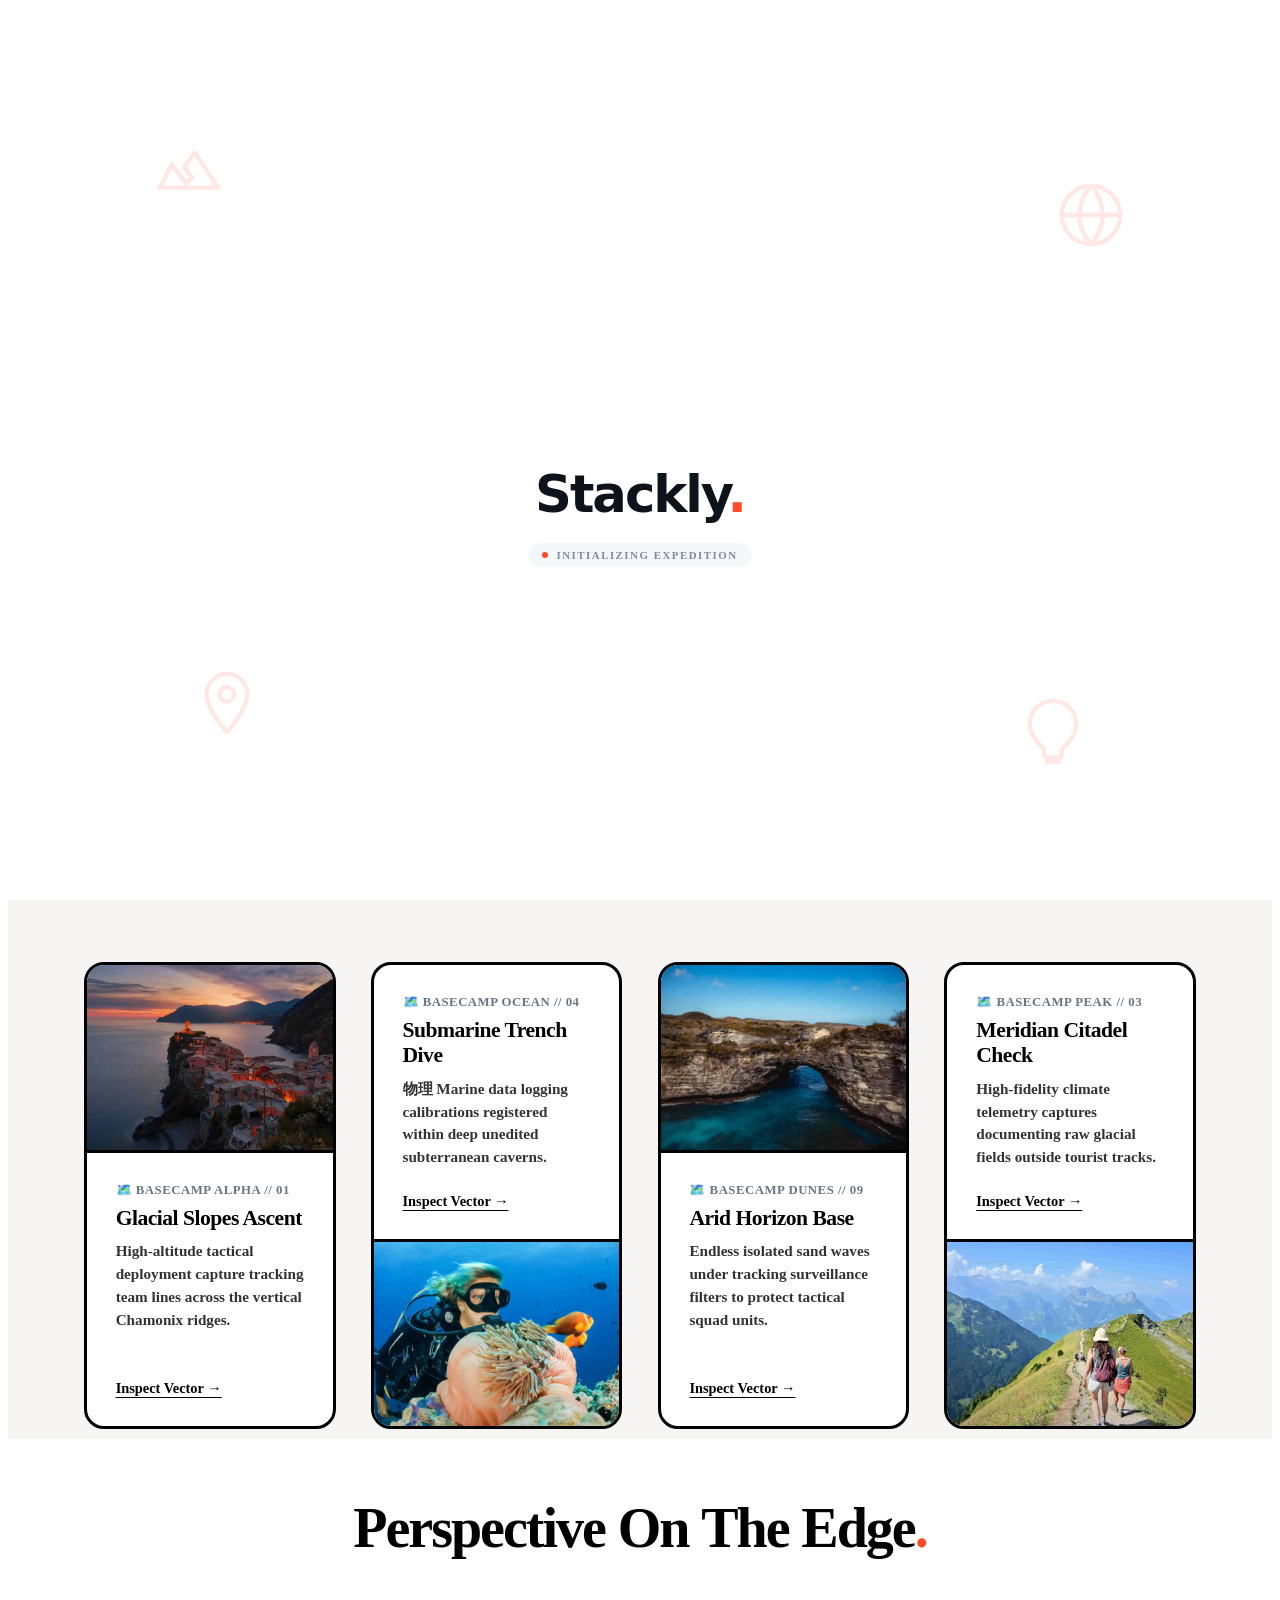
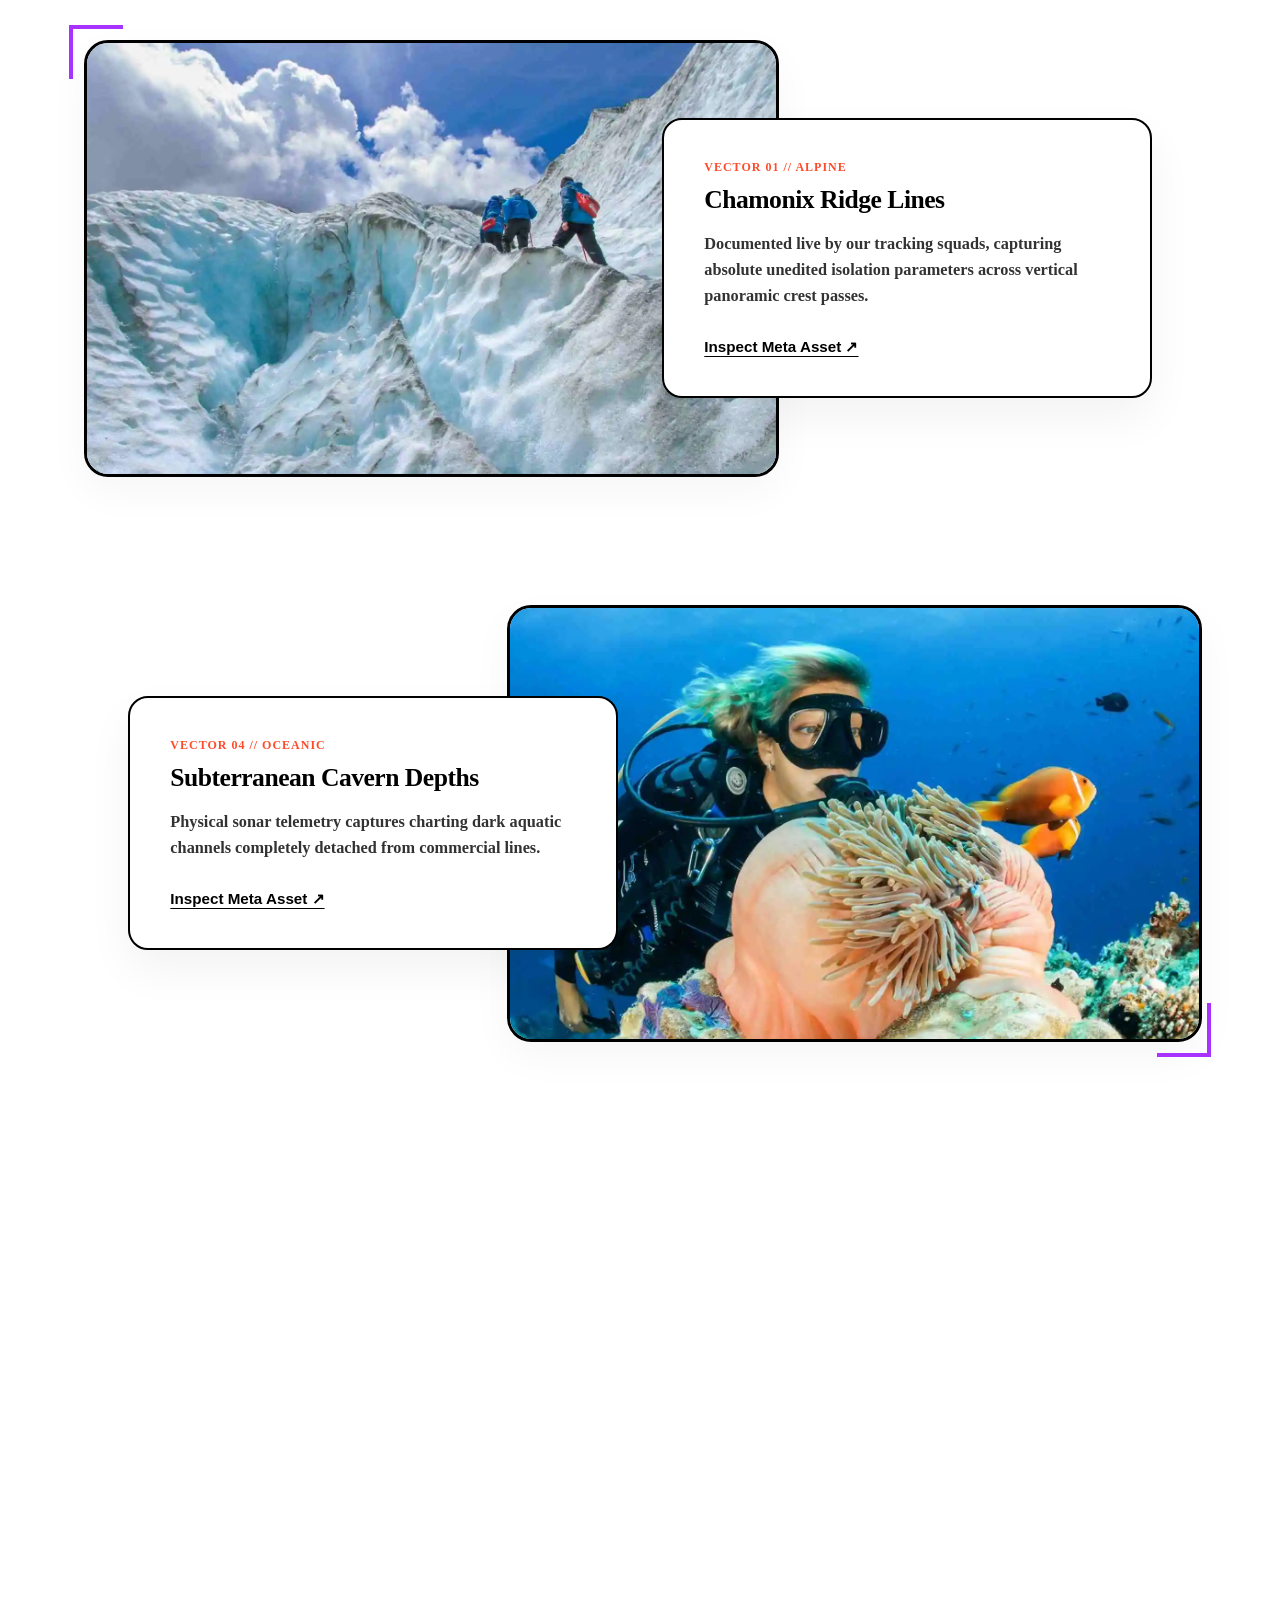
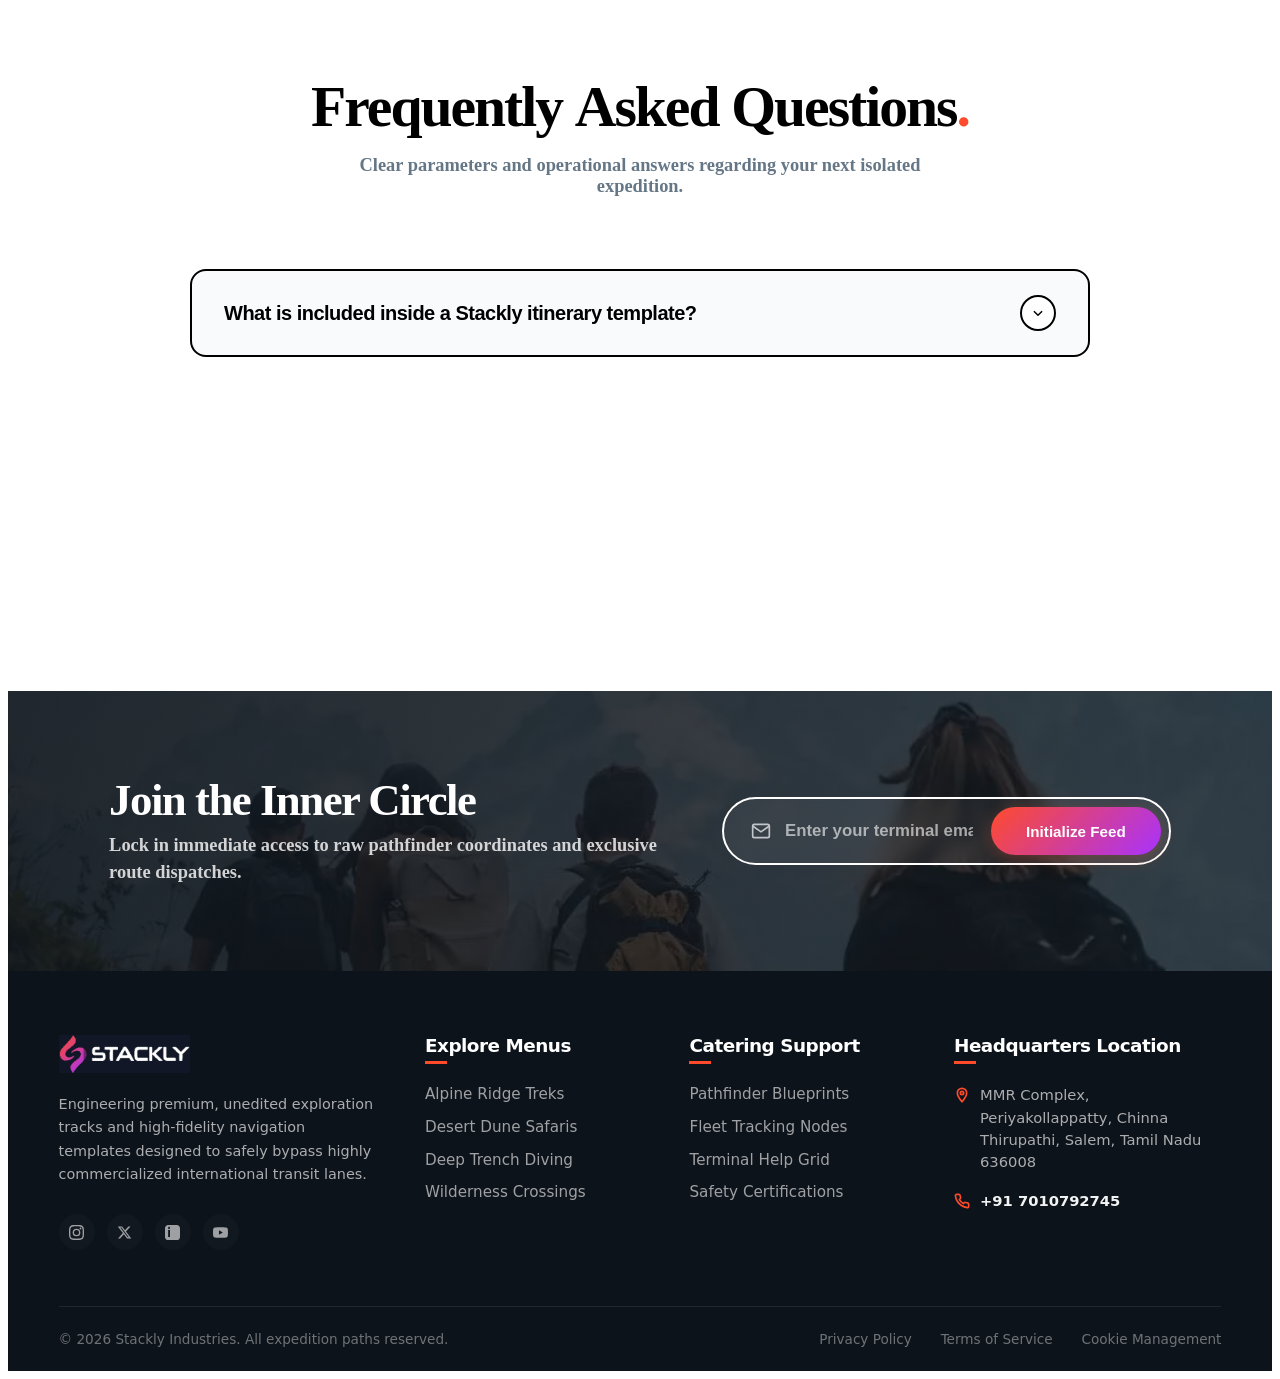
<file: gallery.html>
<!DOCTYPE html>
<html lang="en">
<head>
    <meta charset="UTF-8">
    <meta name="viewport" content="width=device-width, initial-scale=1.0">
    <title>Stackly | Adventure Expeditions</title>
    <link rel="stylesheet" href="style.css">
</head>
<body>

<!-- Fully Responsive Fluid-Loop Preloader Page for Stackly -->
<div id="preloader">
    <!-- Fluid Floating Vector Background Elements -->
    <div class="floating-bg">
        <!-- Mountain Peak Icon -->
        <svg class="float-icon icon-1" viewBox="0 0 24 24"><path d="M14 6l-3.75 5 2.85 3.8-2.2 1.65-4.9-6.45L2 18h20L14 6z"/></svg>
        <!-- Globe / Latitude Icon -->
        <svg class="float-icon icon-2" viewBox="0 0 24 24"><circle cx="12" cy="12" r="10"/><path d="M12 2a15.3 15.3 0 0 1 4 10 15.3 15.3 0 0 1-4 10 15.3 15.3 0 0 1-4-10 15.3 15.3 0 0 1 4-10zM2 12h20"/></svg>
        <!-- Map Pin Accent -->
        <svg class="float-icon icon-3" viewBox="0 0 24 24"><path d="M12 2C8.13 2 5 5.13 5 9c0 5.25 7 13 7 13s7-7.75 7-13c0-3.87-3.13-7-7-7zm0 9.5c-1.38 0-2.5-1.12-2.5-2.5s1.12-2.5 2.5-2.5 2.5 1.12 2.5 2.5-1.12 2.5-2.5 2.5z"/></svg>
        <!-- Hot Air Balloon Explorer Icon -->
        <svg class="float-icon icon-4" viewBox="0 0 24 24"><path d="M12 2a8 8 0 0 0-8 8c0 3.25 2.5 6.5 5 8.5v2a1 1 0 0 0 1 1h4a1 1 0 0 0 1-1v-2c2.5-2 5-5.25 5-8.5a8 8 0 0 0-8-8zm-2 20h4v1h-4v-1z"/></svg>
    </div>

    <!-- Center Content Branding Hub -->
    <div class="loader-content">
        <!-- Re-engineered Responsive Fluid Loop Vector Logo -->
        <div class="logo-wrapper">
            <svg class="stack-logo-svg" viewBox="0 0 100 60" xmlns="http://w3.org">
                <defs>
                    <linearGradient id="logoGrad" x1="0%" y1="0%" x2="100%" y2="100%">
                        <stop offset="0%" stop-color="#ff4b2b" />
                        <stop offset="50%" stop-color="#a832ff" />
                        <stop offset="100%" stop-color="#3b82f6" />
                    </linearGradient>
                </defs>
                <!-- Perfectly proportioned infinity track filling the viewport container -->
                <path class="fluid-loop-track" d="M 30 30 C 10 10, 10 50, 30 30 C 50 10, 50 50, 70 30 C 90 10, 90 50, 70 30 C 50 10, 50 50, 30 30 Z" />
            </svg>
        </div>

        <h1 class="brand-name">Stackly<span>.</span></h1>
        
        <!-- Minimal Graphic Pulse Indicator -->
        <div class="pulse-status-container">
            <span class="pulse-dot"></span>
            <span class="status-text">INITIALIZING EXPEDITION</span>
        </div>
    </div>
</div>

<script>
    document.addEventListener('DOMContentLoaded', () => {
    
    // Architectural Component Trigger targeting Preloader Layer
    const preloader = document.getElementById('preloader');
    
    setTimeout(() => {
        if(preloader) {
            // Dismiss Preloader with premium clean translation slide effect
            preloader.classList.add('fade-out');
            
            // Seamlessly unlock main content view mechanics
            document.body.style.overflowY = "auto";
        }
    }, 2000); // Strict 2-second timing rule
    
});

</script>

<!-- Fully Responsive Navigation Header -->
<header class="main-navbar">
    <div class="nav-container">
        
        <!-- Brand Logo Container (Clicking refreshes the page) -->
        <a href="" class="brand-logo-link" onclick="window.location.reload(); return false;">
            <img src="./assests/logo adventure.webp" alt="Stackly Logo" class="brand-logo-img">
        </a>

        <!-- Hamburger Icon for Responsive Layout Mobile View -->
        <div class="hamburger-menu" id="hamburgerMenu">
            <span class="nav-bar"></span>
            <span class="nav-bar"></span>
            <span class="nav-bar"></span>
        </div>

        <!-- Navigation Menus Link Layout Wrapper -->
        <nav class="nav-menu-wrapper" id="navMenuWrapper">
            <!-- 5 Centered Nav Links -->
            <ul class="nav-menu-list">
                <li><a href="index.html" class="menu-item ">Home</a></li>
                <li><a href="destination.html" class="menu-item ">Destinations</a></li>
                <li><a href="story.htmlr" class="menu-item ">Our Story</a></li>
                <li><a href="gallery.html" class="menu-item active">Gallery</a></li>
                <li><a href="contact.html" class="menu-item">Contact Us</a></li>
            </ul>

            <!-- Right Side Corner Auth Button -->
            <div class="nav-auth-wrapper">
              <button class="btn-auth" id="authBtn" onclick="window.location.href='login.html'">
    Join Stackly
</button>
            </div>
        </nav>

    </div>
</header>

<script>
    document.addEventListener('DOMContentLoaded', () => {
    
    // Select HTML Structural Elements for Responsive Navbar Menu Loop
    const hamburgerMenu = document.getElementById('hamburgerMenu');
    const navMenuWrapper = document.getElementById('navMenuWrapper');
    const menuLinks = document.querySelectorAll('.menu-item');

    // Toggle Mobile Panel overlay classes upon action clicks
    hamburgerMenu.addEventListener('click', () => {
        hamburgerMenu.classList.toggle('open');
        navMenuWrapper.classList.toggle('mobile-active');
        
        // Prevent background webpage scrolling when structural panel overlay is open
        if (navMenuWrapper.classList.contains('mobile-active')) {
            document.body.style.overflow = 'hidden';
        } else {
            document.body.style.overflow = 'auto';
        }
    });

    // Close the navigation modal window instantly when any single item anchor link is chosen
    menuLinks.forEach(link => {
        link.addEventListener('click', (e) => {
            // Remove active tags across all structural items
            menuLinks.forEach(item => item.classList.remove('active'));
            // Inject structural active highlight onto selection
            e.target.classList.add('active');

            // Dismiss mobile drawer layouts
            hamburgerMenu.classList.remove('open');
            navMenuWrapper.classList.remove('mobile-active');
            document.body.style.overflow = 'auto';
        });
    });

});

</script>

<!-- Fully Responsive Immersive Gallery Page Hero Section -->
<section id="gallery-hero-arena" class="gallery-hero-section">
    <div class="gallery-hero-container">
        
        <!-- LEFT CHANNEL: Dynamic Alternating Motion Typography & Actions -->
        <div class="gallery-hero-text-block">
            <!-- Word-by-Word Side Entrance Alternate Animated Header -->
            <h1 class="gallery-hero-title" id="galleryScrollTitle">
                <span class="gallery-scroll-word fly-left">Visualizing</span>
                <span class="gallery-scroll-word fly-right">The</span>
                <span class="gallery-scroll-word fly-left">Raw</span>
                <span class="gallery-scroll-word fly-right">Frontier<span class="brand-dot-coral">.</span></span>
            </h1>
            
            <!-- Side-Entrance Premium Typography Description -->
            <p class="gallery-hero-description" id="galleryLeftDesc">
                A high-fidelity archive of raw route data, unedited alpine ridge lines, and pristine subterranean channels documented live by our pathfinder squads.
            </p>

            <!-- Side-Entrance Action Button Node -->
            <div class="gallery-hero-cta-wrapper" id="galleryRightCta">
            <a href="404.html" class="gallery-hero-btn-primary">
    Sync Terminal Media
</a>
            </div>
        </div>

        <!-- RIGHT CHANNEL: Creative Asymmetrical Multi-Image Mosaic Cluster -->
        <div class="gallery-hero-media-block" id="galleryMediaBlock">
            <div class="mosaic-cluster-canvas">
                
                <!-- Large Base Image Frame -->
                <div class="mosaic-frame frame-main-base">
                    <div class="img-bounding-chassis">
                        <img src="./assests/mountain trekking.webp" alt="Pristine Wilderness Tracking Canvas" class="mosaic-raw-img">
                    </div>
                </div>
                
                <!-- Overlapping Foreground Offset Card -->
                <div class="mosaic-frame frame-overlap-accent">
                    <div class="img-bounding-chassis">
                        <img src="./assests/mountain expedition.webp" alt="Alpine Mountain Range Ridge Path" class="mosaic-raw-img">
                    </div>
                    <div class="mosaic-floating-badge">Sector 01 Active</div>
                </div>

            </div>
        </div>

    </div>
</section>

<style>
    /* --- High-Contrast Gallery Page Hero Layout System --- */
.gallery-hero-section {
    position: relative;
    width: 100%;
    min-height: calc(100vh - 130px);
    background-color: #ffffff;
    /* Strict layout constraints: 130px top padding */
    padding: 130px 6% 5rem 6%; 
    display: flex;
    align-items: center;
    overflow: hidden;
    box-sizing: border-box;
}

.gallery-hero-container {
    max-width: 1600px;
    margin: 0 auto;
    display: grid;
    grid-template-columns: 1.1fr 0.9fr; 
    gap: 6rem;
    align-items: center;
    width: 100%;
}

/* ==========================================
   LEFT CHANNEL: SCROLL REVEALS & HOVER TYPOGRAPHY
   ========================================== */
.gallery-hero-text-block {
    display: flex;
    flex-direction: column;
}

.gallery-hero-title {
    display: flex;
    flex-wrap: wrap;
    gap: 0.6rem 1.4rem;
    font-size: clamp(3.2rem, 5.8vw, 5.2rem);
    font-weight: 900;
    color: #000000; 
    line-height: 1.05;
    letter-spacing: -3px;
    margin-bottom: 2rem;
    overflow: hidden;
}

.gallery-scroll-word {
    display: inline-block;
    opacity: 0;
    transition: opacity 0.6s cubic-bezier(0.16, 1, 0.3, 1), transform 0.6s cubic-bezier(0.16, 1, 0.3, 1);
}

.gallery-scroll-word.fly-left  { transform: translateX(-120px); }
.gallery-scroll-word.fly-right { transform: translateX(120px); }

.gallery-scroll-word.reveal-active {
    opacity: 1;
    transform: translate(0);
}

.brand-dot-coral {
    color: #ff4b2b; 
}

.gallery-hero-description {
    font-size: clamp(1.2rem, 2vw, 1.45rem);
    font-weight: 700;
    color: #000000; 
    line-height: 1.6;
    margin-bottom: 3.5rem;
    max-width: 680px;
    opacity: 0;
    transform: translateX(-100px); 
    transition: opacity 0.8s cubic-bezier(0.16, 1, 0.3, 1), transform 0.8s cubic-bezier(0.16, 1, 0.3, 1), color 0.3s ease, transform 0.4s cubic-bezier(0.16, 1, 0.3, 1);
    cursor: default;
}

.gallery-hero-description:hover {
    color: #ff4b2b; 
    transform: scale(1.02) translateX(8px);
}

.gallery-hero-cta-wrapper {
    opacity: 0;
    transform: translateX(100px); 
    transition: opacity 0.8s cubic-bezier(0.16, 1, 0.3, 1), transform 0.8s cubic-bezier(0.16, 1, 0.3, 1);
}

.gallery-hero-cta-wrapper.reveal-active {
    opacity: 1;
    transform: translateX(0);
}

.gallery-hero-btn-primary {
    display: inline-block;
    padding: 1.15rem 3.2rem;
    font-size: 1.1rem;
    font-weight: 800;
    color: #ffffff;
    background: linear-gradient(90deg, #ff4c2b 0%, #d83490 45%, #943bf1 100%);
    border: none;
    border-radius: 50px; 
    cursor: pointer;
    box-shadow: 0 10px 25px rgba(216, 52, 144, 0.25);
    transition: transform 0.3s cubic-bezier(0.16, 1, 0.3, 1), box-shadow 0.3s ease;
    white-space: nowrap;
}

.gallery-hero-btn-primary:hover {
    transform: translateY(-4px) scale(1.02);
    box-shadow: 0 14px 30px rgba(216, 52, 144, 0.4);
}

/* ==========================================
   RIGHT CHANNEL: STRUCTURAL STABLE MOSAIC
   ========================================== */
.gallery-hero-media-block {
    width: 100%;
    opacity: 0;
    transform: scale(0.95);
    transition: opacity 1s cubic-bezier(0.16, 1, 0.3, 1), transform 1s cubic-bezier(0.16, 1, 0.3, 1);
}

.gallery-hero-media-block.reveal-active {
    opacity: 1;
    transform: scale(1);
}

.mosaic-cluster-canvas {
    position: relative;
    width: 100%;
    height: 480px; /* Secure operational viewport area height limits */
}

.mosaic-frame {
    position: absolute;
    border: 3px solid #000000; 
    border-radius: 24px;
    overflow: hidden;
    background-color: #f8fafc;
}

/* Aspect bounding layers lock vertical canvas parameters preventing container collapse */
.img-bounding-chassis {
    width: 100%;
    height: 100%;
    position: relative;
    overflow: hidden;
}

.mosaic-raw-img {
    width: 100%;
    height: 100%;
    object-fit: cover;
    display: block;
    transition: transform 0.6s cubic-bezier(0.16, 1, 0.3, 1);
}

/* Base frame coordinate definitions */
.frame-main-base {
    top: 0;
    left: 0;
    width: 78%;
    height: 360px;
    z-index: 2;
}

/* Overlap frame coordinate definitions */
.frame-overlap-accent {
    bottom: 0;
    right: 0;
    width: 58%;
    height: 260px;
    z-index: 5;
    box-shadow: -10px -10px 30px rgba(0,0,0,0.05);
    transition: transform 0.4s cubic-bezier(0.16, 1, 0.3, 1);
}

.mosaic-cluster-canvas:hover .frame-main-base .mosaic-raw-img {
    transform: scale(1.03);
}

.frame-overlap-accent:hover {
    transform: translateY(-6px) rotate(1deg);
}

.mosaic-floating-badge {
    position: absolute;
    bottom: 15px;
    right: 15px;
    background-color: #000000;
    color: #ffffff;
    font-size: 0.72rem;
    font-weight: 800;
    text-transform: uppercase;
    letter-spacing: 0.5px;
    padding: 5px 12px;
    border-radius: 6px;
    z-index: 10;
}

/* ==========================================
   RESPONSIVE DESIGN SYSTEM MEDIA QUERIES
   ========================================== */
@media (max-width: 1100px) {
    .gallery-hero-section {
        padding-top: 130px; 
    }
    .gallery-hero-container {
        grid-template-columns: 1fr;
        gap: 4rem;
    }
    .gallery-hero-text-block {
        align-items: center;
        text-align: center;
    }
    .gallery-hero-title {
        justify-content: center;
    }
    .gallery-hero-description {
        margin-left: auto;
        margin-right: auto;
    }
    .gallery-hero-media-block {
        max-width: 650px;
        margin: 0 auto;
    }
    .mosaic-cluster-canvas {
        height: 390px; 
    }
    .frame-main-base { height: 300px; }
    .frame-overlap-accent { height: 200px; }
}

@media (max-width: 480px) {
    .gallery-hero-btn-primary {
        width: 100%;
        text-align: center;
    }
}

.gallery-hero-description.reveal-active {
    opacity: 1;
    transform: translateX(0);
}
</style>


<script>
document.addEventListener('DOMContentLoaded', () => {

    // ==========================================
    // 1. SCROLL REVEAL VIEWPORT OBSERVER ENTRANCES
    // ==========================================
    const heroSection = document.getElementById('gallery-hero-arena');

    const scrollWords = document.querySelectorAll(
        '#gallery-hero-arena .gallery-scroll-word'
    );

    const leftDescription = document.getElementById('galleryLeftDesc');
    const rightCtaWrapper = document.getElementById('galleryRightCta');
    const mediaBlockCanvas = document.getElementById('galleryMediaBlock');

    const heroRevealOptions = {
        root: null,
        threshold: 0.12
    };

    const triggerGalleryHeroSequence = (entries, observer) => {
        entries.forEach(entry => {
            if (entry.isIntersecting) {

                // Reveal title words alternately
                scrollWords.forEach((word, index) => {
                    setTimeout(() => {
                        word.classList.add('reveal-active');
                    }, index * 120);
                });

                // Reveal description
                setTimeout(() => {
                    if (leftDescription) {
                        leftDescription.classList.add('reveal-active');
                    }
                }, scrollWords.length * 120 + 100);

                // Reveal CTA button
                setTimeout(() => {
                    if (rightCtaWrapper) {
                        rightCtaWrapper.classList.add('reveal-active');
                    }
                }, scrollWords.length * 120 + 250);

                // Reveal image mosaic
                setTimeout(() => {
                    if (mediaBlockCanvas) {
                        mediaBlockCanvas.classList.add('reveal-active');
                    }
                }, scrollWords.length * 120 + 400);

                observer.unobserve(entry.target);
            }
        });
    };

    const heroObserver = new IntersectionObserver(
        triggerGalleryHeroSequence,
        heroRevealOptions
    );

    if (heroSection) {
        heroObserver.observe(heroSection);
    }

});
</script>

<!-- Fully Responsive Alternating Media Grid Matrix -->
<section id="gallery-media-matrix" class="gallery-matrix-section">
    
    <!-- Section Header Block -->
    <div class="matrix-header-block">
        <h2 class="matrix-main-title" id="matrixScrollTitle">
            <span class="matrix-word">Captured</span>
            <span class="matrix-word">From</span>
            <span class="matrix-word">The</span>
            <span class="matrix-word">Field<span class="brand-dot-marker">.</span></span>
        </h2>
    </div>

    <!-- The Alternating Structural Grid Chassis -->
    <div class="gallery-matrix-grid">
        
        <!-- Card 1 (Portrait Focus Layout) -->
        <div class="matrix-grid-card layout-portrait scroll-node-reveal">
            <div class="card-media-wrapper">
                <img src="./assests/italy.webp" alt="Alpine Ascent Paths" class="matrix-raw-img">
                <div class="card-gradient-vignette"></div>
            </div>
            <div class="card-meta-content">
                <span class="sector-coordinate-tag">🗺️ Basecamp Alpha // 01</span>
                <h3>Glacial Slopes Ascent</h3>
                <p class="matrix-hover-text">High-altitude tactical deployment capture tracking team lines across the vertical Chamonix ridges.</p>
               <a href="404.html" class="matrix-inline-btn">
    Inspect Vector →
</a>
            </div>
        </div>

        <!-- Card 2 (Inverted Content Top Layout) -->
        <div class="matrix-grid-card layout-inverted scroll-node-reveal">
            <div class="card-meta-content">
                <span class="sector-coordinate-tag">🗺️ Basecamp Ocean // 04</span>
                <h3>Submarine Trench Dive</h3>
                <p class="matrix-hover-text">物理 Marine data logging calibrations registered within deep unedited subterranean caverns.</p>
              <a href="404.html" class="matrix-inline-btn">
    Inspect Vector →
</a>
            </div>
            <div class="card-media-wrapper">
                <img src="./assests/deep sea diving.webp" alt="Submarine Expedition View" class="matrix-raw-img">
                <div class="card-gradient-vignette"></div>
            </div>
        </div>

        <!-- Card 3 (Portrait Focus Layout) -->
        <div class="matrix-grid-card layout-portrait scroll-node-reveal">
            <div class="card-media-wrapper">
                <img src="./assests/bali waterway.webp" alt="Wilderness Camp Gear" class="matrix-raw-img">
                <div class="card-gradient-vignette"></div>
            </div>
            <div class="card-meta-content">
                <span class="sector-coordinate-tag">🗺️ Basecamp Dunes // 09</span>
                <h3>Arid Horizon Base</h3>
                <p class="matrix-hover-text">Endless isolated sand waves under tracking surveillance filters to protect tactical squad units.</p>
          <a href="404.html" class="matrix-inline-btn">
    Inspect Vector →
</a>
            </div>
        </div>

        <!-- Card 4 (Inverted Content Top Layout) -->
        <div class="matrix-grid-card layout-inverted scroll-node-reveal">
            <div class="card-meta-content">
                <span class="sector-coordinate-tag">🗺️ Basecamp Peak // 03</span>
                <h3>Meridian Citadel Check</h3>
                <p class="matrix-hover-text">High-fidelity climate telemetry captures documenting raw glacial fields outside tourist tracks.</p>
             <a href="404.html" class="matrix-inline-btn">
    Inspect Vector →
</a>
            </div>
            <div class="card-media-wrapper">
                <img src="./assests/trekking.webp" alt="Alpine Mountain Range Ridge Path" class="matrix-raw-img">
                <div class="card-gradient-vignette"></div>
            </div>
        </div>

    </div>
</section>

<style>
    /* --- High-Performance Alternating Matrix Grid Styles --- */
.gallery-matrix-section {
    width: 100%;
    background-color: #f7f5f4; /* Creative subtle cream backdrop chassis */
    padding: 10px 6%;
    box-sizing: border-box;
    overflow: hidden;
}

.matrix-header-block {
    max-width: 1500px;
    margin: 0 auto 4rem auto;
    text-align: center;
}

.matrix-main-title {
    display: flex;
    justify-content: center;
    flex-wrap: wrap;
    gap: 0.4rem 0.8rem;
    font-size: clamp(2.4rem, 4.5vw, 3.5rem);
    font-weight: 800;
    color: #000000; /* Pure High-Contrast Obsidian Black */
    letter-spacing: -2px;
}

.matrix-word {
    display: inline-block;
    opacity: 0;
    transform: translateY(30px);
    transition: opacity 0.6s cubic-bezier(0.16, 1, 0.3, 1), transform 0.6s cubic-bezier(0.16, 1, 0.3, 1);
}

.matrix-word.reveal-active {
    opacity: 1;
    transform: translateY(0);
}

.brand-dot-marker {
    color: #ff4b2b; /* Stackly Core Coral */
}

/* ==========================================
   ALTERNATING STRUCTURAL MASONRY TRACKS
   ========================================== */
.gallery-matrix-grid {
    max-width: 1500px;
    margin: 0 auto;
    display: grid;
    /* Balanced 4-column framework distribution mapping */
    grid-template-columns: repeat(4, 1fr);
    gap: 2.2rem;
    width: 100%;
}

.matrix-grid-card {
    background-color: #ffffff;
    border: 3px solid #000000; /* Bold industrial structural vector borders */
    border-radius: 20px;
    overflow: hidden;
    display: flex;
    flex-direction: column;
    box-sizing: border-box;
    width: 100%;
    opacity: 0;
    transform: translateY(40px);
    transition: opacity 0.7s cubic-bezier(0.16, 1, 0.3, 1), transform 0.7s cubic-bezier(0.16, 1, 0.3, 1), border-color 0.3s ease, box-shadow 0.3s ease;
}

.matrix-grid-card.reveal-active {
    opacity: 1;
    transform: translateY(0);
}

/* Card Hover Elevation Animations */
.matrix-grid-card:hover {
    border-color: #ff4b2b; /* Active border line color morph to coral */
    box-shadow: 0 15px 35px rgba(255, 75, 43, 0.05);
}

/* Image bounding wrapper protects scaling overflow clipping errors */
.card-media-wrapper {
    position: relative;
    width: 100%;
    aspect-ratio: 4 / 3;
    overflow: hidden;
    background-color: #e2e8f0;
}

.matrix-raw-img {
    width: 100%;
    height: 100%;
    object-fit: cover;
    display: block;
    transition: transform 0.6s cubic-bezier(0.16, 1, 0.3, 1);
}

.matrix-grid-card:hover .matrix-raw-img {
    transform: scale(1.04);
}

.card-gradient-vignette {
    position: absolute;
    top: 0;
    left: 0;
    width: 100%;
    height: 100%;
    background: linear-gradient(180deg, rgba(0,0,0,0) 60%, rgba(0,0,0,0.15) 100%);
    pointer-events: none;
}

/* Metadata Text Bodies Mapping */
.card-meta-content {
    padding: 1.8rem;
    display: flex;
    flex-direction: column;
    align-items: flex-start;
    flex-grow: 1;
}

.sector-coordinate-tag {
    font-size: 0.8rem;
    font-weight: 800;
    color: #657786;
    text-transform: uppercase;
    letter-spacing: 0.5px;
    margin-bottom: 0.5rem;
}

.card-meta-content h3 {
    font-size: 1.35rem;
    font-weight: 800;
    color: #000000;
    margin: 0 0 0.6rem 0;
    letter-spacing: -0.5px;
}

/* Pure Black Hover Text Paragraph (Glows & Slids) */
.matrix-hover-text {
    font-size: 0.95rem;
    font-weight: 600;
    color: #000000; /* Pure black baseline color */
    line-height: 1.5;
    margin: 0 0 1.5rem 0;
    opacity: 0.8;
    transition: transform 0.4s ease, color 0.3s ease, opacity 0.3s ease;
    cursor: default;
}

.matrix-grid-card:hover .matrix-hover-text {
    color: #ff4b2b; /* Morph to coral text color on card hovering */
    transform: translateX(4px);
    opacity: 1;
}

/* Inline Underlined Action Button Controls */
.matrix-inline-btn {
    background: transparent;
    border: none;
    padding: 0;
    font-size: 0.9rem;
    font-weight: 800;
    color: #000000;
    cursor: pointer;
    text-decoration: underline;
    text-underline-offset: 4px;
    transition: color 0.2s ease;
    margin-top: auto;
}

.matrix-inline-btn:hover {
    color: #ff4b2b;
}

/* ==========================================
   THEMED LAYOUT STRUCTURE REVERSALS (EVEN CARD CHANNELS)
   ========================================== */
.layout-inverted .card-meta-content {
    border-bottom: 3px solid #000000; /* Moves divider matching structural inversion blueprints */
    transition: border-color 0.3s ease;
}
.layout-portrait .card-media-wrapper {
    border-bottom: 3px solid #000000;
}
.matrix-grid-card:hover .layout-inverted .card-meta-content {
    border-color: #ff4b2b;
}

/* ==========================================
   RESPONSIVE DESIGN LAYOUT OVERRIDES
   ========================================== */
@media (max-width: 1200px) {
    .gallery-matrix-grid {
        grid-template-columns: repeat(2, 1fr); /* Split to 2-columns on tablets */
    }
}

@media (max-width: 650px) {
    .gallery-matrix-grid {
        grid-template-columns: 1fr; /* Rigid clean full-width vertical stack line rules */
        gap: 1.8rem;
    }
    .gallery-matrix-section {
        padding: 4rem 4%;
    }
    /* Standardize structural image placement alignments on mobile smart displays */
    .layout-inverted {
        flex-direction: column; 
    }
    .layout-inverted .card-meta-content {
        border-bottom: none;
        order: 2; /* Forces image up top on mobile devices */
    }
    .layout-inverted .card-media-wrapper {
        border-bottom: 3px solid #000000;
        order: 1;
    }
}

</style>

<script>
document.addEventListener('DOMContentLoaded', () => {

    // ==========================================
    // 1. HIGH-PERFORMANCE INTERSECTION REVEALS
    // ==========================================
    const matrixSection = document.getElementById('gallery-media-matrix');
    const titleWords = document.querySelectorAll('.matrix-word');
    const gridCards = document.querySelectorAll(
        '.gallery-matrix-grid .scroll-node-reveal'
    );

    const matrixRevealObserver = new IntersectionObserver((entries, observer) => {
        entries.forEach(entry => {
            if (entry.isIntersecting) {

                // Reveal title words one by one
                titleWords.forEach((word, index) => {
                    setTimeout(() => {
                        word.classList.add('reveal-active');
                    }, index * 120);
                });

                // Reveal cards sequentially
                gridCards.forEach((card, index) => {
                    setTimeout(() => {
                        card.classList.add('reveal-active');
                    }, (titleWords.length * 120) + 150 + (index * 120));
                });

                observer.unobserve(entry.target);
            }
        });
    }, {
        root: null,
        threshold: 0.12
    });

    if (matrixSection) {
        matrixRevealObserver.observe(matrixSection);
    }

});
</script>

<!-- Fully Responsive Immersive Layered Parallax Gallery Section -->
<section id="parallax-gallery-chassis" class="parallax-gallery-section">
    
    <!-- Section Top Header row -->
    <div class="parallax-gallery-header">
        <h2 class="parallax-main-heading" id="parallaxScrollTitle">
            <span class="para-word">Perspective</span>
            <span class="para-word">On</span>
            <span class="para-word">The</span>
            <span class="para-word">Edge<span class="brand-dot-coral">.</span></span>
        </h2>
    </div>

    <!-- STAGGERED LAYERED TIMELINE CONTAINER -->
    <div class="parallax-timeline-track">
        
        <!-- Row 1: Left-aligned Photo / Right-aligned Copy -->
        <div class="parallax-layer-row scroll-node-lift layout-left-align">
            <div class="layer-media-canvas">
                <div class="canvas-image-bounding">
                    <img src="./assests/ice.webp" alt="High Altitude Alpine Crest Path" class="parallax-raw-img">
                </div>
                <div class="canvas-accent-bracket top-left"></div>
            </div>
            <div class="layer-content-overlay-card">
                <span class="layer-coordinate">Vector 01 // Alpine</span>
                <h3>Chamonix Ridge Lines</h3>
                <p class="pure-black-paragraph">Documented live by our tracking squads, capturing absolute unedited isolation parameters across vertical panoramic crest passes.</p>
              <button class="layer-action-btn fallback-redirect"
        onclick="window.location.href='404.html'">
    Inspect Meta Asset ↗
</button>
            </div>
        </div>

        <!-- Row 2: Right-aligned Photo / Left-aligned Copy -->
        <div class="parallax-layer-row scroll-node-lift layout-right-align">
            <div class="layer-media-canvas">
                <div class="canvas-image-bounding">
                    <img src="./assests/deep sea diving.webp" alt="Deep Submarine Marine Caverns" class="parallax-raw-img">
                </div>
                <div class="canvas-accent-bracket bottom-right"></div>
            </div>
            <div class="layer-content-overlay-card">
                <span class="layer-coordinate">Vector 04 // Oceanic</span>
                <h3>Subterranean Cavern Depths</h3>
                <p class="pure-black-paragraph">Physical sonar telemetry captures charting dark aquatic channels completely detached from commercial lines.</p>
             <button class="layer-action-btn fallback-redirect"
        onclick="window.location.href='404.html'">
    Inspect Meta Asset ↗
</button>
            </div>
        </div>

        <!-- Row 3: Left-aligned Photo / Right-aligned Copy -->
        <div class="parallax-layer-row scroll-node-lift layout-left-align">
            <div class="layer-media-canvas">
                <div class="canvas-image-bounding">
                    <img src="./assests/dessert safari.webp" alt="Arid Desert Dune Camps" class="parallax-raw-img">
                </div>
                <div class="canvas-accent-bracket top-left"></div>
            </div>
            <div class="layer-content-overlay-card">
                <span class="layer-coordinate">Vector 09 // Arid</span>
                <h3>Sahara Dune Horizon</h3>
                <p class="pure-black-paragraph">Endless sand waves under tracking surveillance filters to protect tactical pioneer units operating overnight.</p>
              <button class="layer-action-btn fallback-redirect"
        onclick="window.location.href='404.html'">
    Inspect Meta Asset ↗
</button>
            </div>
        </div>

    </div>
</section>

<style>
    /* --- High-Contrast Parallax Layout System Styles --- */
.parallax-gallery-section {
    width: 100%;
    background-color: #ffffff;
    padding: 10px 6%;
    box-sizing: border-box;
    overflow: hidden;
}

.parallax-gallery-header {
    max-width: 1400px;
    margin: 0 auto 5rem auto;
    text-align: center;
}

.parallax-main-heading {
    display: flex;
    justify-content: center;
    flex-wrap: wrap;
    gap: 0.4rem 0.8rem;
    font-size: clamp(2.4rem, 4.5vw, 3.5rem);
    font-weight: 800;
    color: #000000; /* Pure High-Contrast Obsidian Black */
    letter-spacing: -2px;
}

.para-word {
    display: inline-block;
    opacity: 0;
    transform: translateY(25px);
    transition: opacity 0.6s cubic-bezier(0.16, 1, 0.3, 1), transform 0.6s cubic-bezier(0.16, 1, 0.3, 1);
}

.para-word.reveal-active {
    opacity: 1;
    transform: translateY(0);
}

.brand-dot-coral {
    color: #ff4b2b; /* Stackly Core Coral */
}

/* ==========================================
   STAGGERED PARALLAX ROW TIMELINE INTERLOCK
   ========================================== */
.parallax-timeline-track {
    max-width: 1400px;
    margin: 0 auto;
    display: flex;
    flex-direction: column;
    gap: 8rem; /* Wide breathing workspace between vertical layers */
    width: 100%;
}

.parallax-layer-row {
    display: flex;
    align-items: center;
    position: relative;
    width: 100%;
    opacity: 0;
    transform: translateY(60px);
    transition: opacity 0.8s cubic-bezier(0.16, 1, 0.3, 1), transform 0.8s cubic-bezier(0.16, 1, 0.3, 1);
}

.parallax-layer-row.reveal-active {
    opacity: 1;
    transform: translateY(0);
}

/* Layout structural distribution configurations */
.layout-left-align  { justify-content: flex-start; }
.layout-right-align { justify-content: flex-end; }

/* Image Stage Chassis */
.layer-media-canvas {
    position: relative;
    width: 62%; /* Expands past center bounds to dominate row workspace */
    aspect-ratio: 16 / 10;
    z-index: 1;
}

.canvas-image-bounding {
    width: 100%;
    height: 100%;
    border: 3px solid #000000; /* Bold industrial structural vector borders */
    border-radius: 24px;
    overflow: hidden;
    background-color: #f8fafc;
    box-shadow: 0 15px 40px rgba(0,0,0,0.04);
}

.parallax-raw-img {
    width: 100%;
    height: 100%;
    object-fit: cover;
    display: block;
    transition: transform 0.6s cubic-bezier(0.16, 1, 0.3, 1);
}

.parallax-layer-row:hover .parallax-raw-img {
    transform: scale(1.03);
}

/* Geometric Trim Brackets */
.canvas-accent-bracket {
    position: absolute;
    width: 50px;
    height: 50px;
    color: #a832ff; /* Solar Violet outline badge */
    pointer-events: none;
    z-index: 5;
}
.canvas-accent-bracket.top-left {
    top: -15px; left: -15px;
    border-left: 4px solid currentColor; border-top: 4px solid currentColor;
}
.canvas-accent-bracket.bottom-right {
    bottom: -15px; right: -15px;
    border-right: 4px solid currentColor; border-bottom: 4px solid currentColor;
}

/* ==========================================
   THE OVERLAPPING NARRATIVE METADATA CARD
   ========================================== */
.layer-content-overlay-card {
    position: absolute;
    width: 44%; /* Locks interlocking proportions cleanly */
    background-color: #ffffff;
    border: 2px solid #000000;
    border-radius: 20px;
    padding: 2.5rem;
    box-sizing: border-box;
    display: flex;
    flex-direction: column;
    align-items: flex-start;
    box-shadow: 0 20px 45px rgba(13, 19, 26, 0.05);
    z-index: 10; /* Elevates description on top of image wrapper box */
    transition: transform 0.3s cubic-bezier(0.16, 1, 0.3, 1), border-color 0.3s ease;
}

/* Alignment rules pulling content cards inward to overwrite media shapes */
.layout-left-align .layer-content-overlay-card  { right: 4%; }
.layout-right-align .layer-content-overlay-card { left: 4%; }

.parallax-layer-row:hover .layer-content-overlay-card {
    transform: translateY(-4px);
    border-color: #ff4b2b; /* Shifts border accent to coral on group hover */
}

.layer-coordinate {
    font-size: 0.75rem;
    font-weight: 900;
    color: #ff4b2b;
    text-transform: uppercase;
    letter-spacing: 1px;
    margin-bottom: 0.6rem;
}

.layer-content-overlay-card h3 {
    font-size: 1.6rem;
    font-weight: 800;
    color: #000000;
    margin: 0 0 1rem 0;
    letter-spacing: -0.5px;
}

/* Pure Black Pure Content Hover Paragraph Styling */
.pure-black-paragraph {
    font-size: 1.02rem;
    font-weight: 600;
    color: #000000; /* Pure black baseline font color */
    line-height: 1.6;
    margin: 0 0 1.8rem 0;
    opacity: 0.8;
    transition: transform 0.4s ease, color 0.3s ease;
    cursor: default;
}

.layer-content-overlay-card:hover .pure-black-paragraph {
    color: #ff4b2b; /* Morph focus to electric coral on text hover contact loop */
    transform: translateX(4px);
}

/* Minimal Underlined CTA Controls Links */
.layer-action-btn {
    background: transparent;
    border: none;
    padding: 0;
    font-size: 0.95rem;
    font-weight: 800;
    color: #000000;
    cursor: pointer;
    text-decoration: underline;
    text-underline-offset: 4px;
    transition: color 0.2s ease;
}

.layer-action-btn:hover {
    color: #a832ff; /* Morphs to violet on link interaction */
}

/* ==========================================
   RESPONSIVE DESIGN VIEWPORT COLLAPSE BREAKS
   ========================================== */
@media (max-width: 992px) {
    .parallax-timeline-track {
        gap: 4rem;
    }
    .parallax-layer-row {
        flex-direction: column; /* Stacks image and copy vertically on mobile panels */
        align-items: stretch;
        justify-content: fill;
    }
    .layer-media-canvas {
        width: 100%;
        margin-bottom: 1.5rem;
    }
    .layer-content-overlay-card {
        position: relative;
        width: 100%;
        right: auto !important;
        left: auto !important;
        padding: 2rem;
    }
}

@media (max-width: 650px) {
    .parallax-gallery-section {
        padding: 4rem 4%;
    }
}

</style>

<script>
document.addEventListener('DOMContentLoaded', () => {

    // ==========================================
    // 1. HIGH-PERFORMANCE SCROLL INTERSECTIONS
    // ==========================================
    const parallaxSection = document.getElementById('parallax-gallery-chassis');
    const headerWords = document.querySelectorAll('.para-word');
    const visualRows = document.querySelectorAll('.parallax-layer-row');

    const parallaxObserver = new IntersectionObserver((entries, observer) => {
        entries.forEach(entry => {
            if (entry.isIntersecting) {

                // Reveal header words one by one
                headerWords.forEach((word, index) => {
                    setTimeout(() => {
                        word.classList.add('reveal-active');
                    }, index * 120);
                });

                // Reveal timeline rows sequentially
                visualRows.forEach((row, index) => {
                    setTimeout(() => {
                        row.classList.add('reveal-active');
                    }, (headerWords.length * 120) + 150 + (index * 200));
                });

                observer.unobserve(entry.target);
            }
        });
    }, {
        root: null,
        threshold: 0.12
    });

    if (parallaxSection) {
        parallaxObserver.observe(parallaxSection);
    }

});
</script>

<section id="faq-matrix-hub" class="faq-section">
    
    <!-- Section Header Block -->
    <div class="faq-header-block">
        <h2 class="faq-main-title" id="faqScrollTitle">
            <span class="faq-word">Frequently</span>
            <span class="faq-word">Asked</span>
            <span class="faq-word">Questions<span class="brand-dot-marker">.</span></span>
        </h2>
        <p class="faq-subtitle scroll-fade-up">Clear parameters and operational answers regarding your next isolated expedition.</p>
    </div>

    <!-- FAQ Accordion Layout Container Grid -->
    <div class="faq-accordion-container" id="faqGridContainer">
        
        <!-- Accordion Row 1 -->
        <div class="faq-accordion-card scroll-row-reveal">
            <button class="faq-trigger-header" aria-expanded="false">
                <h3>What is included inside a Stackly itinerary template?</h3>
                <div class="faq-vector-chevron">
                    <svg viewBox="0 0 24 24" fill="none" stroke="currentColor" stroke-width="2.5"><path d="M19 9l-7 7-7-7"/></svg>
                </div>
            </button>
            <div class="faq-content-panel">
                <div class="panel-inner-text">
                    <p>Every itinerary locks in absolute transit path vectors, verified coordinates for isolated basecamps, wilderness route metrics, return flight confirmation windows, and high-fidelity logistics blueprints engineered to bypass standard tourist congestion lines completely.</p>
                </div>
            </div>
        </div>

        <!-- Accordion Row 2 -->
        <div class="faq-accordion-card scroll-row-reveal">
            <button class="faq-trigger-header" aria-expanded="false">
                <h3>How are the expedition routes verified for safety?</h3>
                <div class="faq-vector-chevron">
                    <svg viewBox="0 0 24 24" fill="none" stroke="currentColor" stroke-width="2.5"><path d="M19 9l-7 7-7-7"/></svg>
                </div>
            </button>
            <div class="faq-content-panel">
                <div class="panel-inner-text">
                    <p>Our distributed pathfinder network physically tracks, records atmospheric variations, and tests regional resource channels firsthand before publishing any vector mapping data template onto your dashboard terminal.</p>
                </div>
            </div>
        </div>

        <!-- Accordion Row 3 -->
        <div class="faq-accordion-card scroll-row-reveal">
            <button class="faq-trigger-header" aria-expanded="false">
                <h3>Can I request modifications to a pre-mapped vector path?</h3>
                <div class="faq-vector-chevron">
                    <svg viewBox="0 0 24 24" fill="none" stroke="currentColor" stroke-width="2.5"><path d="M19 9l-7 7-7-7"/></svg>
                </div>
            </button>
            <div class="faq-content-panel">
                <div class="panel-inner-text">
                    <p>Yes. By utilizing the operational terminal within your account matrix, parameters can be dynamically altered to change duration variables, transit class levels, and extreme activity inclusions to match your squad's survival metrics.</p>
                </div>
            </div>
        </div>

        <!-- Accordion Row 4 -->
        <div class="faq-accordion-card scroll-row-reveal">
            <button class="faq-trigger-header" aria-expanded="false">
                <h3>What equipment tracking metrics are provided?</h3>
                <div class="faq-vector-chevron">
                    <svg viewBox="0 0 24 24" fill="none" stroke="currentColor" stroke-width="2.5"><path d="M19 9l-7 7-7-7"/></svg>
                </div>
            </button>
            <div class="faq-content-panel">
                <div class="panel-inner-text">
                    <p>We provide full gear guides mapped explicitly to your destination terrain (Alpine, Submarine, or Desert Dunes). This includes thermal rating configurations, communication wave thresholds, and pack weight load suggestions.</p>
                </div>
            </div>
        </div>

    </div>
</section>

<style>
    /* --- Premium Minimalist FAQ Layout System --- */
.faq-section {
    width: 100%;
    background-color: #ffffff;
    padding: 10px 6%;
    box-sizing: border-box;
    overflow: hidden;
}

.faq-header-block {
    text-align: center;
    margin-bottom: 4.5rem;
    display: flex;
    flex-direction: column;
    align-items: center;
}

.faq-main-title {
    display: flex;
    justify-content: center;
    flex-wrap: wrap;
    gap: 0.4rem 0.8rem;
    font-size: clamp(2.4rem, 5vw, 3.6rem);
    font-weight: 900;
    color: #000000; /* Pure High-Contrast Black text color */
    letter-spacing: -2px;
    margin-bottom: 1rem;
}

.faq-word {
    display: inline-block;
    opacity: 0;
    transform: translateY(30px);
    transition: opacity 0.6s cubic-bezier(0.16, 1, 0.3, 1), transform 0.6s cubic-bezier(0.16, 1, 0.3, 1);
}

.faq-word.reveal-active {
    opacity: 1;
    transform: translateY(0);
}

.brand-dot-marker {
    color: #ff4b2b; /* Stackly Signature Coral Accent */
}

.faq-subtitle {
    font-size: 1.15rem;
    font-weight: 600;
    color: #657786;
    max-width: 600px;
    margin: 0 auto;
    opacity: 0;
    transform: translateY(20px);
    transition: opacity 0.6s ease 0.3s, transform 0.6s ease 0.3s;
}

.faq-subtitle.reveal-active {
    opacity: 1;
    transform: translateY(0);
}

/* ==========================================
   FAQ ACCORDION ROW CARDS ASSEMBLY
   ========================================== */
.faq-accordion-container {
    max-width: 900px; /* Constrained width builds clean professional readability alignment */
    margin: 0 auto;
    display: flex;
    flex-direction: column;
    gap: 1.25rem;
    width: 100%;
}

.faq-accordion-card {
    background-color: #f8fafc;
    border: 2px solid #000000; /* Bold industrial structural vector borders */
    border-radius: 16px;
    overflow: hidden;
    width: 100%;
    box-sizing: border-box;
    opacity: 0;
    transform: translateY(40px);
    transition: opacity 0.6s cubic-bezier(0.16, 1, 0.3, 1), transform 0.6s cubic-bezier(0.16, 1, 0.3, 1), border-color 0.3s ease, box-shadow 0.3s ease;
}

.faq-accordion-card.reveal-active {
    opacity: 1;
    transform: translateY(0);
}

.faq-accordion-card:hover {
    border-color: #ff4b2b; /* Morph focus outline to brand coral */
    box-shadow: 0 8px 24px rgba(255, 75, 43, 0.05);
}

/* Header Trigger Bar layout */
.faq-trigger-header {
    width: 100%;
    display: flex;
    justify-content: space-between;
    align-items: center;
    gap: 1.5rem;
    padding: 1.5rem 2rem;
    background: transparent;
    border: none;
    cursor: pointer;
    text-align: left;
}

.faq-trigger-header h3 {
    font-size: 1.25rem;
    font-weight: 800;
    color: #000000;
    letter-spacing: -0.5px;
    line-height: 1.3;
    margin: 0;
}

.faq-vector-chevron {
    width: 32px;
    height: 32px;
    background-color: #ffffff;
    border: 2px solid #000000;
    border-radius: 50%;
    display: flex;
    align-items: center;
    justify-content: center;
    flex-shrink: 0;
    color: #000000;
    transition: transform 0.4s cubic-bezier(0.16, 1, 0.3, 1), background-color 0.3s ease, color 0.3s ease, border-color 0.3s ease;
}

.faq-vector-chevron svg {
    width: 14px;
    height: 14px;
}

/* ==========================================
   SLIDING ACCORDION CONTENT PANEL PANEL
   ========================================== */
.faq-content-panel {
    max-height: 0; /* Strict hidden baseline height configuration for sliding */
    overflow: hidden;
    transition: max-height 0.4s cubic-bezier(0.16, 1, 0.3, 1);
}

.panel-inner-text {
    padding: 0 2rem 1.8rem 2rem;
}

.panel-inner-text p {
    font-size: 1.05rem;
    font-weight: 600;
    color: #657786;
    line-height: 1.6;
    margin: 0;
}

/* Active open styling variables handled dynamically via JavaScript */
.faq-accordion-card.open-active {
    border-color: #ff4b2b;
    background-color: #ffffff;
}

.faq-accordion-card.open-active .faq-vector-chevron {
    transform: rotate(180deg); /* Spins chevron upward smoothly */
    background-color: #ff4b2b;
    border-color: #ff4b2b;
    color: #ffffff;
}

/* ==========================================
   RESPONSIVE DESIGN SYSTEM MEDIA CONFIGS
   ========================================== */
@media (max-width: 650px) {
    .faq-section {
        padding: 4rem 4%;
    }
    .faq-trigger-header {
        padding: 1.25rem 1.5rem;
    }
    .panel-inner-text {
        padding: 0 1.5rem 1.5rem 1.5rem;
    }
    .faq-trigger-header h3 {
        font-size: 1.1rem;
    }
}

</style>

<script>
    document.addEventListener('DOMContentLoaded', () => {

    // ==========================================
    // 1. SCROLL VIEWPORT OBSERVER ENTRANCES
    // ==========================================
    const faqSection = document.getElementById('faq-matrix-hub');
    const titleWordNodes = document.querySelectorAll('.faq-word');
    const subTitleNode = document.querySelector('.faq-subtitle');
    const faqRowCards = document.querySelectorAll('.scroll-row-reveal');

    const faqRevealObserver = new IntersectionObserver((entries, observer) => {
        entries.forEach(entry => {
            if (entry.isIntersecting) {
                
                // Stagger title header metrics word-by-word
                titleWordNodes.forEach((word, index) => {
                    setTimeout(() => {
                        word.classList.add('reveal-active');
                    }, index * 120);
                });

                // Fade description subtitle up safely right after header resolves
                setTimeout(() => {
                    if (subTitleNode) subTitleNode.classList.add('reveal-active');
                }, titleWordNodes.length * 120);

                // Cascade accordion row cards into view one-by-one sequentially
                faqRowCards.forEach((card, index) => {
                    setTimeout(() => {
                        card.classList.add('reveal-active');
                    }, (titleWordNodes.length * 120) + 200 + (index * 140)); // 140ms step delays between cards
                });

                observer.unobserve(entry.target);
            }
        });
    }, { root: null, threshold: 0.15 });

    if (faqSection) faqRevealObserver.observe(faqSection);

    // ==========================================
    // 2. INTERACTIVE SLIDING ACCORDION ENGINE
    // ==========================================
    const accordionTriggers = document.querySelectorAll('.faq-trigger-header');

    accordionTriggers.forEach(trigger => {
        trigger.addEventListener('click', () => {
            const currentCard = trigger.closest('.faq-accordion-card');
            const currentPanel = currentCard.querySelector('.faq-content-panel');
            const isCurrentlyOpen = currentCard.classList.contains('open-active');

            // Optional: Close all other open cards prior to expanding the new selection
            document.querySelectorAll('.faq-accordion-card').forEach(card => {
                card.classList.remove('open-active');
                card.querySelector('.faq-content-panel').style.maxHeight = null;
                card.querySelector('.faq-trigger-header').setAttribute('aria-expanded', 'false');
            });

            if (!isCurrentlyOpen) {
                // Open active selection by measuring natural text scroll-height bounds programmatically
                currentCard.classList.add('open-active');
                currentPanel.style.maxHeight = currentPanel.scrollHeight + "px";
                trigger.setAttribute('aria-expanded', 'true');
            }
        });
    });

});

</script>

<!-- Fully Responsive Full-Width Immersive Subscription CTA Ribbon -->
<section id="subscription-hub-zone" class="subscribe-banner-section">
    
    <!-- Full-Width Media Backdrop Canvas (Uses img tag approach) -->
    <div class="subscribe-media-backdrop">
        <img src="./assests/mountain trekking.webp" alt="Wilderness Camp Horizon" class="backdrop-raw-img">
        <div class="backdrop-dark-overlay"></div>
    </div>

    <!-- Inner Grid Content Structure -->
    <div class="subscribe-banner-container">
        
        <!-- LEFT CHANNEL: Bold Pithy Copy -->
        <div class="subscribe-text-package">
            <h2 class="subscribe-headline">Join the Inner Circle</h2>
            <p class="subscribe-subheadline">Lock in immediate access to raw pathfinder coordinates and exclusive route dispatches.</p>
        </div>

        <!-- RIGHT CHANNEL: Inline Email Validation Assembly -->
        <div class="subscribe-form-package">
            <form id="standaloneSubscribeForm" class="subscribe-inline-form" novalidate>
                <div class="input-field-wrapper">
                    <svg class="mail-vector-icon" viewBox="0 0 24 24" fill="none" stroke="currentColor" stroke-width="2"><path d="M4 4h16c1.1 0 2 .9 2 2v12c0 1.1-.9 2-2 2H4c-1.1 0-2-.9-2-2V6c0-1.1.9-2 2-2z"/><polyline points="22,6 12,13 2,6"/></svg>
                    <input type="email" id="subscriberEmail" placeholder="Enter your terminal email..." required>
                </div>
          <button type="submit" class="subscribe-btn-premium">
    Initialize Feed
</button>
            </form>
        </div>

    </div>
</section>

<style>
    /* --- Full-Width Multi-Dimensional Subscription Section --- */
.subscribe-banner-section {
    position: relative;
    width: 100%;
    min-height: 280px;
    padding: 5rem 8%;
    display: flex;
    align-items: center;
    overflow: hidden;
    box-sizing: border-box;
    background-color: #0d131a;
}

/* ==========================================
   FULL-WIDTH MEDIA BACKDROP CANVAS
   ========================================== */
.subscribe-media-backdrop {
    position: absolute;
    top: 0;
    left: 0;
    width: 100%;
    height: 100%;
    pointer-events: none;
    z-index: 1;
}

.subscribe-media-backdrop .backdrop-raw-img {
    width: 100%;
    height: 100%;
    object-fit: cover;
    display: block;
}

/* Premium Contrast Layer protecting white typography readability */
.backdrop-dark-overlay {
    position: absolute;
    top: 0;
    left: 0;
    width: 100%;
    height: 100%;
    background: linear-gradient(90deg, rgba(13, 19, 26, 0.9) 0%, rgba(13, 19, 26, 0.75) 100%);
}

/* Inner Layout Alignment Frame */
.subscribe-banner-container {
    max-width: 1600px;
    width: 100%;
    margin: 0 auto;
    display: grid;
    grid-template-columns: 1.1fr 0.9fr;
    gap: 4rem;
    align-items: center;
    position: relative;
    z-index: 5;
}

/* ==========================================
   LEFT CHANNEL: RICH BRAND TEXT COPY
   ========================================== */
.subscribe-text-package {
    display: flex;
    flex-direction: column;
    gap: 0.4rem;
}

.subscribe-headline {
    font-size: clamp(2rem, 4vw, 2.8rem);
    font-weight: 900;
    color: #ffffff;
    letter-spacing: -1.5px;
    margin: 0;
    line-height: 1.1;
}

.subscribe-subheadline {
    font-size: clamp(1rem, 1.8vw, 1.15rem);
    font-weight: 600;
    color: #ffffff;
    opacity: 0.8;
    line-height: 1.5;
    margin: 0;
    max-width: 600px;
}

/* ==========================================
   RIGHT CHANNEL: INLINE FORM WRAPPERS
   ========================================== */
.subscribe-form-package {
    width: 100%;
}

.subscribe-inline-form {
    display: flex;
    align-items: center;
    gap: 1rem;
    width: 100%;
    background-color: rgba(255, 255, 255, 0.06);
    backdrop-filter: blur(8px);
    border: 2px solid #ffffff; /* Premium solid white outline */
    padding: 0.5rem;
    border-radius: 50px;
    box-sizing: border-box;
}

.input-field-wrapper {
    display: flex;
    align-items: center;
    gap: 12px;
    padding-left: 1.2rem;
    flex-grow: 1;
    position: relative;
}

.mail-vector-icon {
    width: 20px;
    height: 20px;
    color: #ffffff;
    opacity: 0.7;
    flex-shrink: 0;
}

.subscribe-inline-form input {
    width: 100%;
    height: 44px;
    background: transparent;
    border: none;
    outline: none;
    font-size: 1.05rem;
    font-weight: 600;
    color: #ffffff;
}

.subscribe-inline-form input::placeholder {
    color: #ffffff;
    opacity: 0.6;
}

/* Brand Premium Action Pill */
.subscribe-btn-premium {
    height: 48px;
    padding: 0 2.2rem;
    background: linear-gradient(135deg, #ff4b2b 0%, #a832ff 100%);
    color: #ffffff;
    border: none;
    border-radius: 30px;
    font-size: 0.95rem;
    font-weight: 800;
    cursor: pointer;
    box-shadow: 0 4px 15px rgba(255, 75, 43, 0.25);
    transition: transform 0.25s cubic-bezier(0.16, 1, 0.3, 1), box-shadow 0.25s ease;
    white-space: nowrap;
}

.subscribe-btn-premium:hover {
    transform: translateY(-2px) scale(1.02);
    box-shadow: 0 8px 20px rgba(255, 75, 43, 0.4);
}

/* ==========================================
   RESPONSIVE DESIGN VIEWPORT CONFIGS
   ========================================== */
@media (max-width: 992px) {
    .subscribe-banner-section {
        padding: 4rem 6%;
    }
    .subscribe-banner-container {
        grid-template-columns: 1fr;
        text-align: center;
        gap: 2.5rem;
    }
    .subscribe-subheadline {
        margin: 0 auto;
    }
    .subscribe-inline-form {
        flex-direction: column; /* Stack input field and submit button vertically on mobile devices */
        background: transparent;
        border: none;
        padding: 0;
        gap: 1rem;
    }
    .input-field-wrapper {
        width: 100%;
        background-color: rgba(255, 255, 255, 0.1);
        border: 2px solid #ffffff;
        border-radius: 30px;
        padding: 0.4rem 1.2rem;
        box-sizing: border-box;
    }
    .subscribe-btn-premium {
        width: 100%;
        justify-content: center;
    }
}

</style>


<script>
document.addEventListener('DOMContentLoaded', () => {
    const subscribeForm = document.getElementById('standaloneSubscribeForm');
    const emailInput = document.getElementById('subscriberEmail');

    if (subscribeForm && emailInput) {
        subscribeForm.addEventListener('submit', (e) => {
            e.preventDefault();

            const emailValue = emailInput.value.trim();

            // Validate empty email field
            if (!emailValue) {
                alert('Please fill out the email field.');
                emailInput.focus();
                return;
            }

            // Validate email format
            if (!emailInput.checkValidity()) {
                alert('Please enter a valid email address.');
                emailInput.focus();
                return;
            }

            // Navigate to the actual 404 HTML page
            window.location.href = '404.html';
        });
    }
});
</script>


<!-- Fully Responsive High-Contrast Adventure Domain Footer Hub -->
<footer class="stackly-main-footer">
    
    <!-- Top Segment: 4-Column Navigation Layout Matrix Bound inside Center Grid Box -->
    <div class="footer-upper-grid">
        
        <!-- COLUMN 1: Brand Identifier & Transmission Nodes -->
        <div class="footer-brand-column">
            <!-- Brand Logo (Clicking triggers smooth back-to-top execution) -->
            <a href="#" class="footer-logo-anchor" id="backToTopLogo" aria-label="Return to Top Canvas">
                <img src="./assests/footer logo adventure.webp" alt="Stackly Logo" class="footer-brand-logo-img">
            </a>
            <p class="footer-brand-desc">
                Engineering premium, unedited exploration tracks and high-fidelity navigation templates designed to safely bypass highly commercialized international transit lanes.
            </p>
            <!-- Vector Social Transmission Nodes Row -->
            <div class="footer-social-row">
                <a href="404.html" class="social-icon-node fallback-redirect" aria-label="Instagram">
                    <svg viewBox="0 0 24 24" fill="currentColor"><path d="M12 2.163c3.204 0 3.584.012 4.85.07 3.252.148 4.771 1.691 4.919 4.919.058 1.265.069 1.645.069 4.849 0 3.205-.012 3.584-.069 4.849-.149 3.225-1.664 4.771-4.919 4.919-1.266.058-1.644.07-4.85.07-3.204 0-3.584-.012-4.849-.07-3.26-.149-4.771-1.699-4.919-4.92-.058-1.265-.07-1.644-.07-4.849 0-3.204.013-3.583.07-4.849.149-3.227 1.664-4.771 4.919-4.919 1.266-.057 1.645-.069 4.849-.069zM12 0C8.741 0 8.333.014 7.053.072 2.695.272.273 2.69.073 7.051.014 8.333 0 8.741 0 12c0 3.259.014 3.668.072 4.948.2 4.358 2.618 6.78 6.98 6.98 1.281.058 1.689.072 4.948.072 3.259 0 3.668-.014 4.948-.072 4.354-.2 6.782-2.618 6.979-6.98.059-1.28.073-1.689.073-4.948 0-3.259-.014-3.667-.072-4.947-.196-4.354-2.617-6.78-6.979-6.98C15.668.014 15.259 0 12 0zm0 5.838a6.162 6.162 0 1 0 0 12.324 6.162 6.162 0 0 0 0-12.324zM12 16a4 4 0 1 1 0-8 4 4 0 0 1 0 8zm6.406-11.845a1.44 1.44 0 1 0 0 2.881 1.44 1.44 0 0 0 0-2.881z"/></svg>
                </a>
                <a href="404.html" class="social-icon-node fallback-redirect" aria-label="X Terminal">
                    <svg viewBox="0 0 24 24" fill="currentColor"><path d="M18.244 2.25h3.308l-7.227 8.26 8.502 11.24H16.17l-5.214-6.817L4.99 21.75H1.68l7.73-8.835L1.254 2.25H8.08l4.713 6.231zm-1.161 17.52h1.833L7.084 4.126H5.117z"/></svg>
                </a>
                <a href="404.html" class="social-icon-node fallback-redirect" aria-label="LinkedIn">
                    <svg viewBox="0 0 24 24" fill="currentColor"><path d="M19 0h-14c-2.761 0-5 2.239-5 5v14c0 2.761 2.239 5 5 5h14c2.762 0 5-2.239 5-5v-14c0-2.761-2.238-5-5-5zm-11 19h-3v-11h3v11zm-1.5-12.268c-.966 0-1.5-1.196-1.5-1.95 0-.774.534-1.95 1.5-1.95s1.5.118 1.5 1.95c0 .754-.534 1.95-1.5 1.95_zm13.5 12.268h-3v-5.604c0-3.368-4-3.113-4 0v5.604h-3v-11h3v1.765c1.396-2.586 7-2.777 7 2.476v6.759z"/></svg>
                </a>
                <a href="404.html" class="social-icon-node fallback-redirect" aria-label="YouTube">
                    <svg viewBox="0 0 24 24" fill="currentColor"><path d="M23.498 6.163a3.003 3.003 0 0 0-2.11-2.11C19.518 3.545 12 3.545 12 3.545s-7.518 0-9.388.508a3.003 3.003 0 0 0-2.11 2.11C0 8.033 0 12 0 12s0 3.967.502 5.837a3.003 3.003 0 0 0 2.11 2.11c1.87.508 9.388.508 9.388.508s7.518 0 9.388-.508a3.003 3.003 0 0 0 2.11-2.11C24 15.967 24 12 24 12s0-3.967-.502-5.837zM9.545 15.568V8.432L15.818 12l-6.273 3.568z"/></svg>
                </a>
            </div>
        </div>

        <!-- COLUMN 2: Explore Sectors Links Matrix -->
        <div class="footer-links-column">
            <h3 class="footer-heading-title">Explore Menus</h3>
            <ul class="footer-links-list">
                <li><a href="404.html" class="fallback-redirect">Alpine Ridge Treks</a></li>
                <li><a href="404.html" class="fallback-redirect">Desert Dune Safaris</a></li>
                <li><a href="404.html" class="fallback-redirect">Deep Trench Diving</a></li>
                <li><a href="404.html" class="fallback-redirect">Wilderness Crossings</a></li>
            </ul>
        </div>

        <!-- COLUMN 3: Catering Support Logistics -->
        <div class="footer-links-column">
            <h3 class="footer-heading-title">Catering Support</h3>
            <ul class="footer-links-list">
                <li><a href="404.html" class="fallback-redirect">Pathfinder Blueprints</a></li>
                <li><a href="404.html" class="fallback-redirect">Fleet Tracking Nodes</a></li>
                <li><a href="404.html" class="fallback-redirect">Terminal Help Grid</a></li>
                <li><a href="404.html" class="fallback-redirect">Safety Certifications</a></li>
            </ul>
        </div>

        <!-- COLUMN 4: Headquarters Physical Coordinates -->
        <div class="footer-links-column address-column">
            <h3 class="footer-heading-title">Headquarters Location</h3>
            <div class="footer-contact-block">
                <div class="contact-info-row">
                    <svg class="contact-vector-svg color-coral" viewBox="0 0 24 24" fill="none" stroke="currentColor" stroke-width="2.5"><path d="M12 2C8.13 2 5 5.13 5 9c0 5.25 7 13 7 13s7-7.75 7-13c0-3.87-3.13-7-7-7zm0 9.5c-1.38 0-2.5-1.12-2.5-2.5s1.12-2.5 2.5-2.5 2.5 1.12 2.5 2.5-1.12 2.5-2.5 2.5z"/></svg>
                    <p>MMR Complex, Periyakollappatty, Chinna Thirupathi, Salem, Tamil Nadu 636008</p>
                </div>
                <div class="contact-info-row">
                    <svg class="contact-vector-svg color-coral" viewBox="0 0 24 24" fill="none" stroke="currentColor" stroke-width="2.5"><path d="M22 16.92v3a2 2 0 0 1-2.18 2 19.79 19.79 0 0 1-8.63-3.07 19.5 19.5 0 0 1-6-6 19.79 19.79 0 0 1-3.07-8.67A2 2 0 0 1 4.11 2h3a2 2 0 0 1 2 1.72 12.84 12.84 0 0 0 .7 2.81 2 2 0 0 1-.45 2.11L8.09 9.91a16 16 0 0 0 6 6l1.27-1.27a2 2 0 0 1 2.11-.45 12.84 12.84 0 0 0 2.81.7A2 2 0 0 1 22 16.92z"/></svg>
                    <p class="phone-text-number">+91 7010792745</p>
                </div>
            </div>
        </div>

    </div>

    <!-- Bottom Segment: Bound inside Center Ribbon Box -->
    <div class="footer-bottom-ribbon">
        <div class="copyright-text">
            &copy; 2026 Stackly Industries. All expedition paths reserved.
        </div>
        <div class="legal-links-row">
            <a href="404.html" class="fallback-redirect">Privacy Policy</a>
            <a href="404.html" class="fallback-redirect">Terms of Service</a>
            <a href="404.html" class="fallback-redirect">Cookie Management</a>
        </div>
    </div>
</footer>

<style>
    /* --- High-Contrast Balanced Obsidian Footer Architecture --- */
.stackly-main-footer {
    width: 100%;
    background-color: #0d131a; /* Deep Obsidian Base */
    /* Tight padding rules on top and base bounds removes empty space gaps */
    padding: 4rem 4% 1.5rem 4%; 
    overflow: hidden;
    box-sizing: border-box;
    font-family: system-ui, -apple-system, sans-serif;
}

/* ==========================================
   TOP SEGMENT: 4-COLUMN CENTER LOCK NAVIGATION GRID
   ========================================== */
.footer-upper-grid {
    /* Hard center lock configuration eliminates left/right void fields */
    max-width: 1280px; 
    margin: 0 auto;
    display: grid;
    /* Proportional width splitting creates symmetric layout block alignment */
    grid-template-columns: 1.25fr 0.85fr 0.85fr 1.05fr;
    gap: 3rem;
    padding-bottom: 3.5rem;
    border-bottom: 1px solid rgba(255, 255, 255, 0.08); 
}

/* Column 1: Core Brand Identity */
.footer-brand-column {
    display: flex;
    flex-direction: column;
    align-items: flex-start;
}

.footer-logo-anchor {
    display: inline-block;
    height: 38px;
    margin-bottom: 1.25rem;
}

.footer-brand-logo-img {
    height: 100%;
    width: auto;
    object-fit: contain;
}

.footer-brand-desc {
    font-size: 0.9rem;
    font-weight: 500;
    line-height: 1.6;
    color: #ffffff;
    opacity: 0.65;
    margin: 0 0 1.8rem 0;
    max-width: 320px;
}

/* Vector Social Circular Buttons List */
.footer-social-row {
    display: flex;
    gap: 0.75rem;
}

.social-icon-node {
    width: 36px;
    height: 36px;
    background-color: rgba(255, 255, 255, 0.04);
    color: #ffffff;
    opacity: 0.6;
    border-radius: 50%;
    display: flex;
    align-items: center;
    justify-content: center;
    transition: all 0.3s cubic-bezier(0.16, 1, 0.3, 1);
}

.social-icon-node svg {
    width: 15px;
    height: 15px;
}

.social-icon-node:hover {
    background-color: #ff4b2b; /* Stackly Electric Coral */
    color: #ffffff;
    opacity: 1;
    transform: translateY(-3px);
}

/* Columns 2 & 3: Standard Sitemap Link Sets */
.footer-heading-title {
    font-size: 1.15rem;
    font-weight: 800;
    color: #ffffff; 
    letter-spacing: -0.5px;
    margin: 0 0 1.25rem 0;
    position: relative;
    padding-bottom: 0.5rem;
}

.footer-heading-title::after {
    content: '';
    position: absolute;
    bottom: 0;
    left: 0;
    width: 22px;
    height: 3px;
    background-color: #ff4b2b; 
}

.footer-links-list {
    list-style: none;
    padding: 0;
    margin: 0;
    display: flex;
    flex-direction: column;
    gap: 0.85rem;
}

.footer-links-list li a {
    text-decoration: none;
    font-size: 0.95rem;
    font-weight: 500;
    color: #ffffff;
    opacity: 0.6;
    transition: all 0.25s ease;
}

.footer-links-list li a:hover {
    opacity: 1;
    color: #ff4b2b; 
    padding-left: 4px;
}

/* Column 4: Physical Coordinates Data Pack Block */
.footer-contact-block {
    display: flex;
    flex-direction: column;
    gap: 1.1rem;
}

.contact-info-row {
    display: flex;
    align-items: flex-start;
    gap: 10px;
}

.contact-vector-svg {
    width: 16px;
    height: 16px;
    flex-shrink: 0;
    margin-top: 3px;
}

.contact-vector-svg.color-coral {
    color: #ff4b2b; 
}

.contact-info-row p {
    font-size: 0.92rem;
    font-weight: 500;
    line-height: 1.5;
    color: #ffffff;
    opacity: 0.65;
    margin: 0;
}

.phone-text-number {
    font-weight: 700 !important;
    opacity: 0.95 !important;
}

/* ==========================================
   BOTTOM SEGMENT: CENTER LOCK LEGAL RIBBON
   ========================================== */
.footer-bottom-ribbon {
    /* Bound layout parameters to identical center matrix widths */
    max-width: 1280px; 
    margin: 0 auto;
    padding-top: 1.5rem;
    display: flex;
    justify-content: space-between;
    align-items: center;
    flex-wrap: wrap;
    gap: 1.5rem;
}

.copyright-text {
    font-size: 0.85rem;
    font-weight: 500;
    color: #ffffff;
    opacity: 0.4;
}

.legal-links-row {
    display: flex;
    gap: 1.8rem;
}

.legal-links-row a {
    text-decoration: none;
    font-size: 0.85rem;
    font-weight: 500;
    color: #ffffff;
    opacity: 0.4;
    transition: opacity 0.2s ease;
}

.legal-links-row a:hover {
    opacity: 0.85;
}

/* ==========================================
   RESPONSIVE DESIGN SYSTEM MEDIA CONFIGS
   ========================================== */
@media (max-width: 1024px) {
    .footer-upper-grid {
        grid-template-columns: repeat(2, 1fr); 
        gap: 3rem;
    }
}

@media (max-width: 650px) {
    .stackly-main-footer {
        padding: 3rem 5% 1.5rem 5%;
    }
    .footer-upper-grid {
        grid-template-columns: 1fr; 
        gap: 2.2rem;
    }
    .footer-bottom-ribbon {
        flex-direction: column;
        align-items: flex-start;
        gap: 0.8rem;
    }
    .legal-links-row {
        flex-direction: column;
        gap: 0.6rem;
    }
}

</style>
<script>
document.addEventListener('DOMContentLoaded', () => {

    const backToTopLogo = document.getElementById('backToTopLogo');

    if (backToTopLogo) {
        backToTopLogo.addEventListener('click', (e) => {
            e.preventDefault();

            window.scrollTo({
                top: 0,
                behavior: 'smooth'
            });
        });
    }

});
</script>
</file>
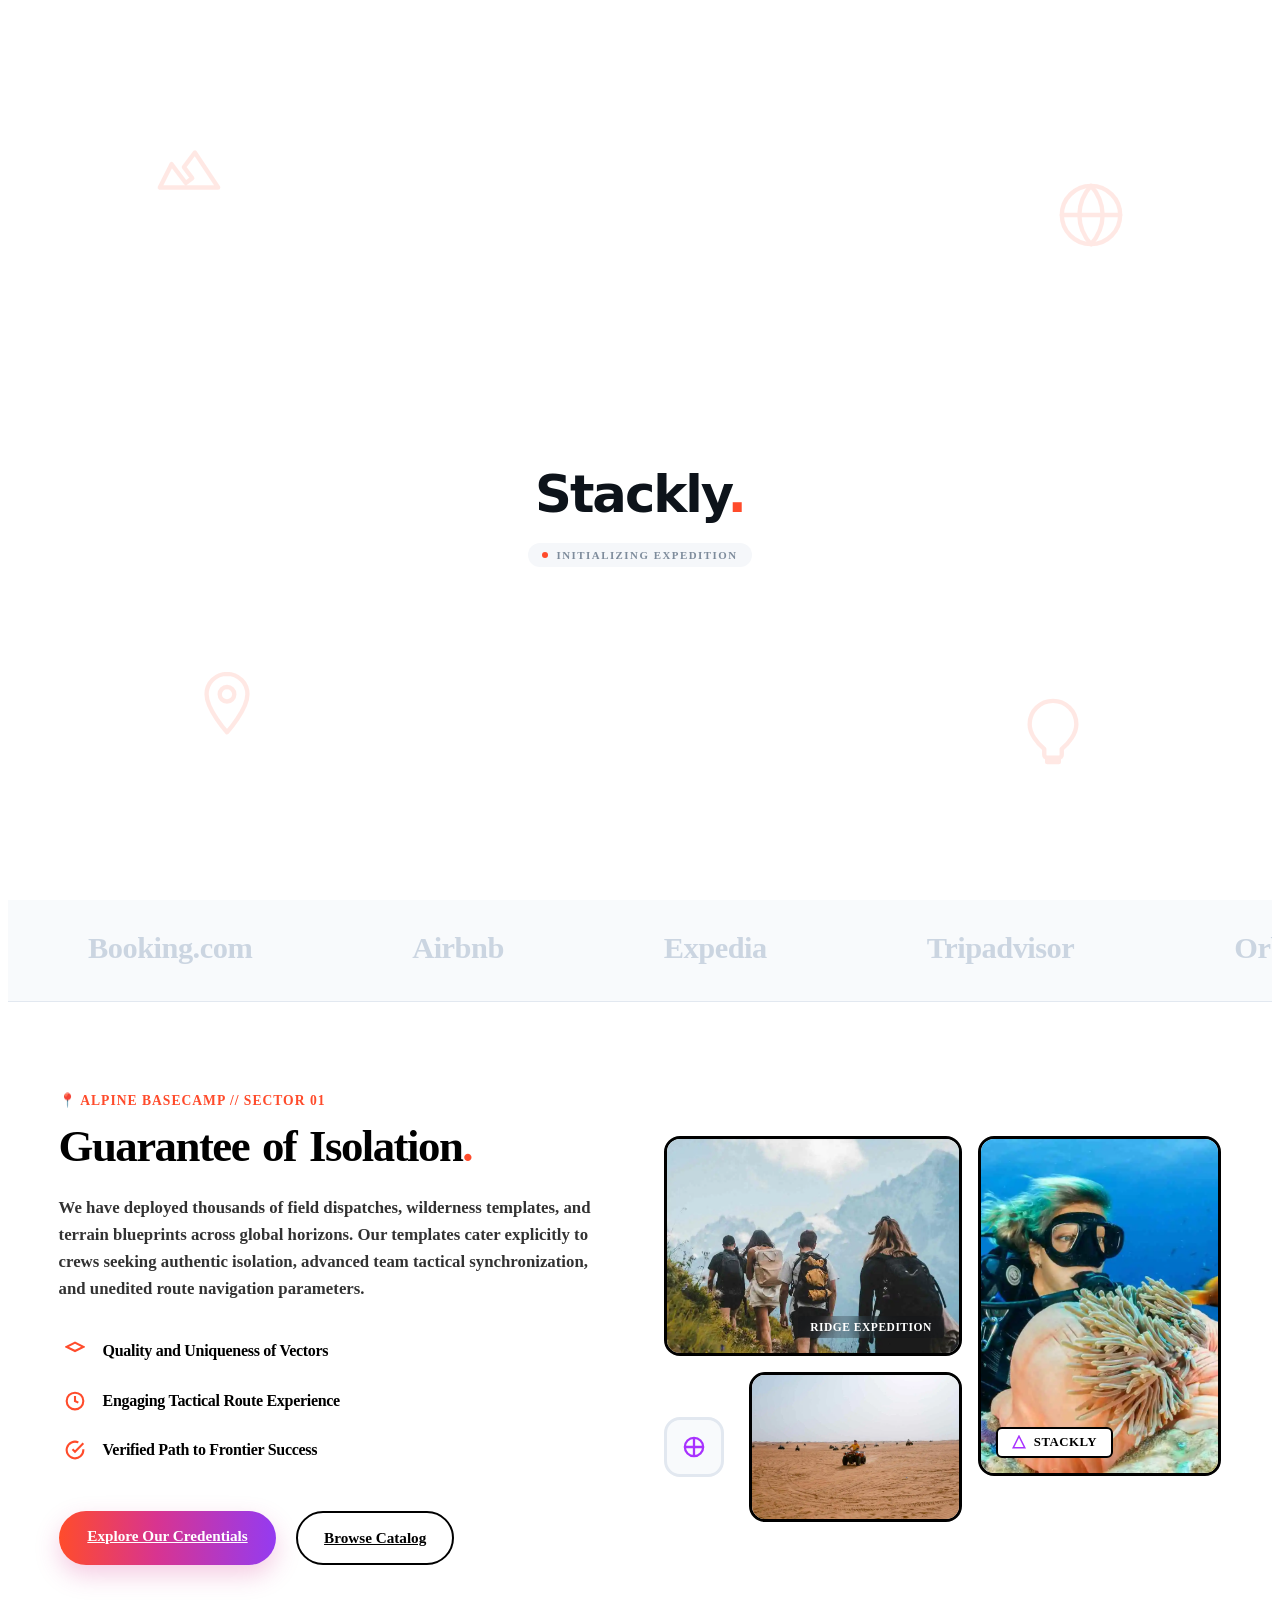
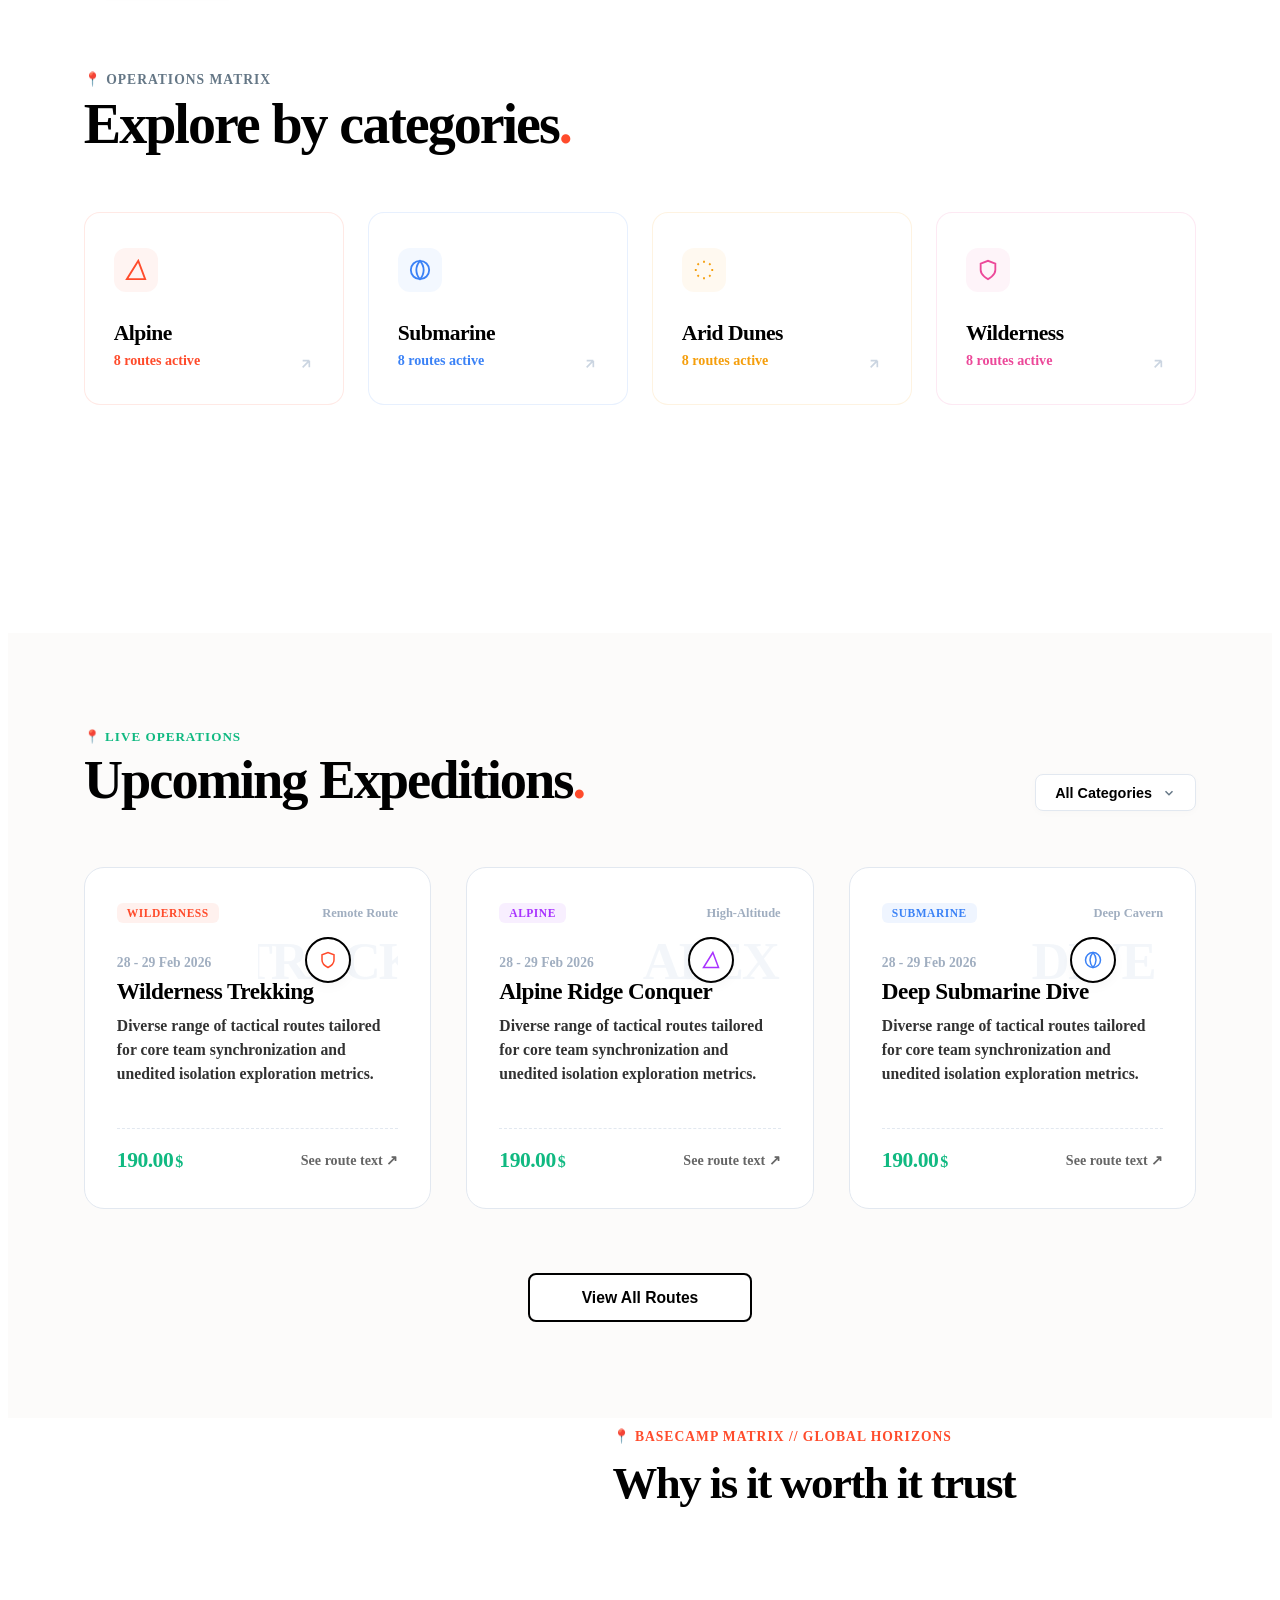
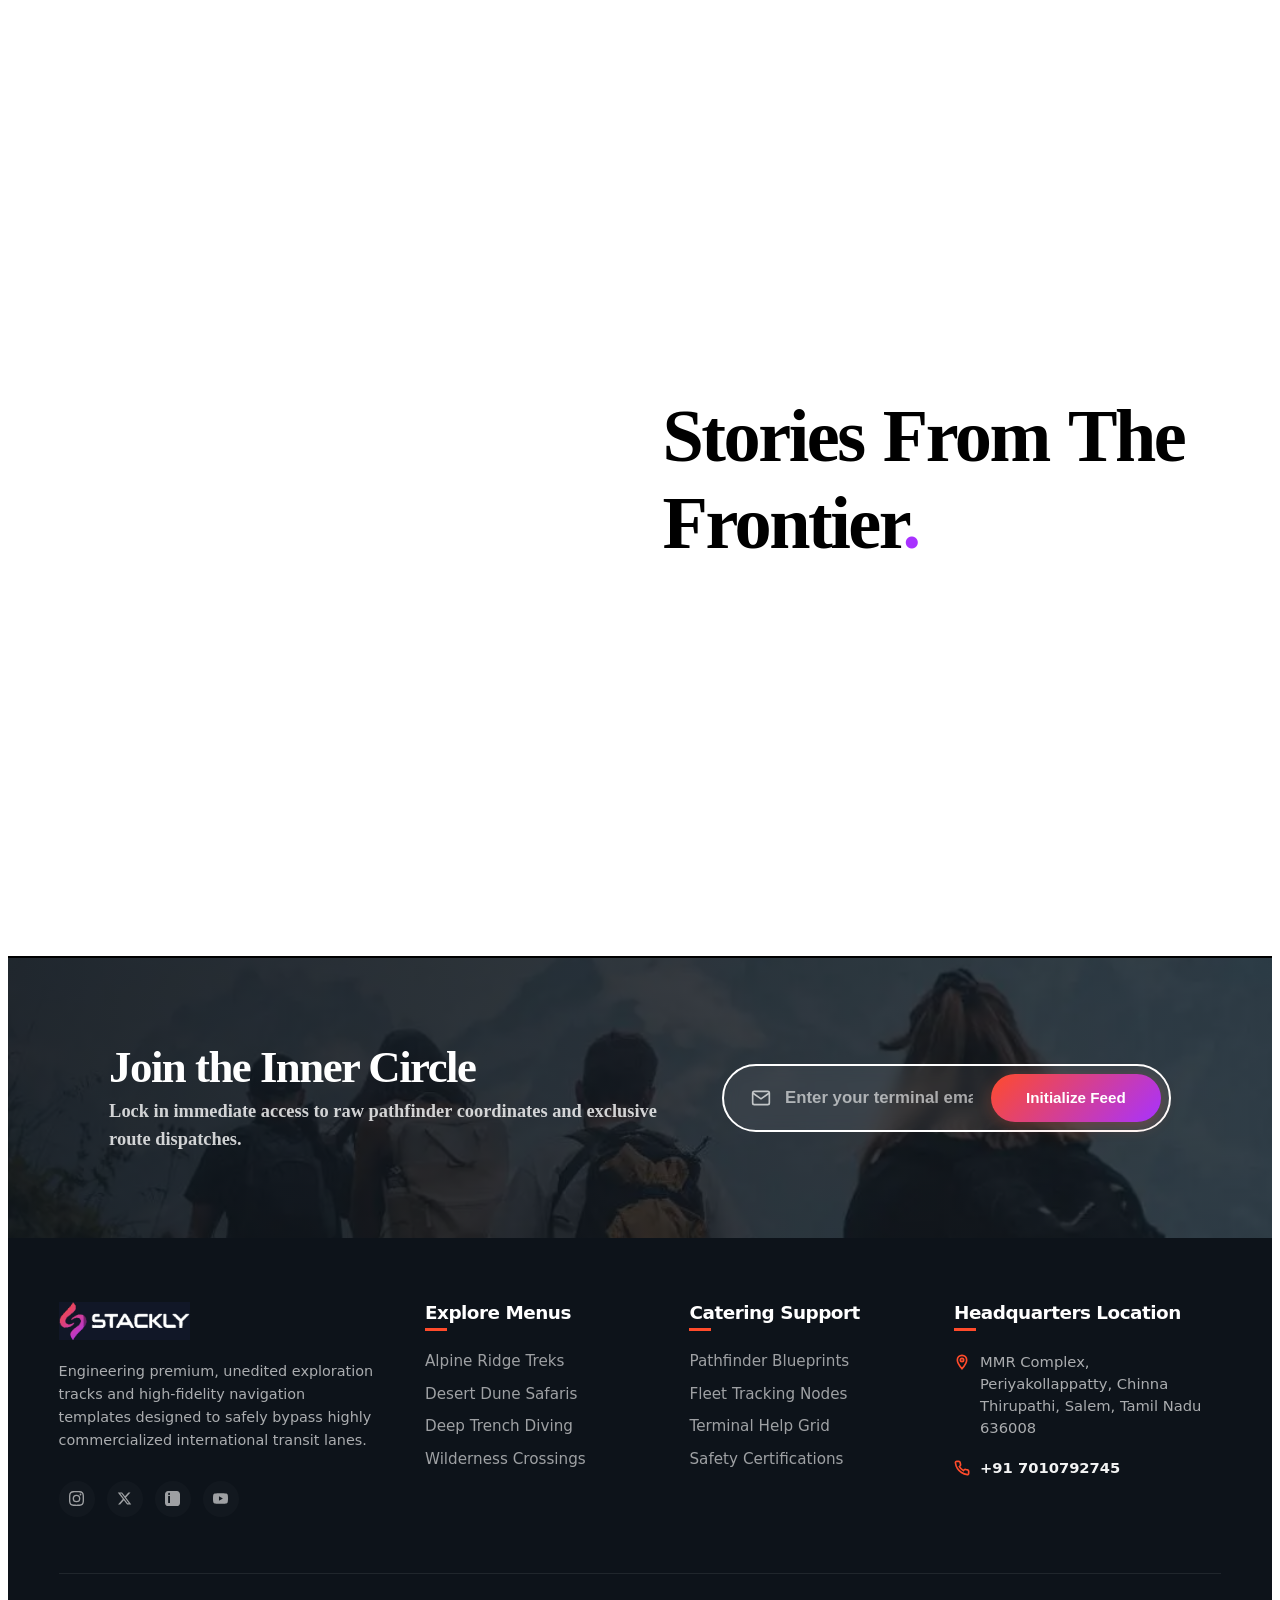
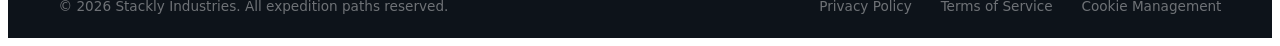
<file: story.html>
<!DOCTYPE html>
<html lang="en">
<head>
    <meta charset="UTF-8">
    <meta name="viewport" content="width=device-width, initial-scale=1.0">
    <title>Stackly | Adventure Expeditions</title>
    <link rel="stylesheet" href="style.css">
</head>
<body>

<!-- Fully Responsive Fluid-Loop Preloader Page for Stackly -->
<div id="preloader">
    <!-- Fluid Floating Vector Background Elements -->
    <div class="floating-bg">
        <!-- Mountain Peak Icon -->
        <svg class="float-icon icon-1" viewBox="0 0 24 24"><path d="M14 6l-3.75 5 2.85 3.8-2.2 1.65-4.9-6.45L2 18h20L14 6z"/></svg>
        <!-- Globe / Latitude Icon -->
        <svg class="float-icon icon-2" viewBox="0 0 24 24"><circle cx="12" cy="12" r="10"/><path d="M12 2a15.3 15.3 0 0 1 4 10 15.3 15.3 0 0 1-4 10 15.3 15.3 0 0 1-4-10 15.3 15.3 0 0 1 4-10zM2 12h20"/></svg>
        <!-- Map Pin Accent -->
        <svg class="float-icon icon-3" viewBox="0 0 24 24"><path d="M12 2C8.13 2 5 5.13 5 9c0 5.25 7 13 7 13s7-7.75 7-13c0-3.87-3.13-7-7-7zm0 9.5c-1.38 0-2.5-1.12-2.5-2.5s1.12-2.5 2.5-2.5 2.5 1.12 2.5 2.5-1.12 2.5-2.5 2.5z"/></svg>
        <!-- Hot Air Balloon Explorer Icon -->
        <svg class="float-icon icon-4" viewBox="0 0 24 24"><path d="M12 2a8 8 0 0 0-8 8c0 3.25 2.5 6.5 5 8.5v2a1 1 0 0 0 1 1h4a1 1 0 0 0 1-1v-2c2.5-2 5-5.25 5-8.5a8 8 0 0 0-8-8zm-2 20h4v1h-4v-1z"/></svg>
    </div>

    <!-- Center Content Branding Hub -->
    <div class="loader-content">
        <!-- Re-engineered Responsive Fluid Loop Vector Logo -->
        <div class="logo-wrapper">
            <svg class="stack-logo-svg" viewBox="0 0 100 60" xmlns="http://w3.org">
                <defs>
                    <linearGradient id="logoGrad" x1="0%" y1="0%" x2="100%" y2="100%">
                        <stop offset="0%" stop-color="#ff4b2b" />
                        <stop offset="50%" stop-color="#a832ff" />
                        <stop offset="100%" stop-color="#3b82f6" />
                    </linearGradient>
                </defs>
                <!-- Perfectly proportioned infinity track filling the viewport container -->
                <path class="fluid-loop-track" d="M 30 30 C 10 10, 10 50, 30 30 C 50 10, 50 50, 70 30 C 90 10, 90 50, 70 30 C 50 10, 50 50, 30 30 Z" />
            </svg>
        </div>

        <h1 class="brand-name">Stackly<span>.</span></h1>
        
        <!-- Minimal Graphic Pulse Indicator -->
        <div class="pulse-status-container">
            <span class="pulse-dot"></span>
            <span class="status-text">INITIALIZING EXPEDITION</span>
        </div>
    </div>
</div>

<script>
    document.addEventListener('DOMContentLoaded', () => {
    
    // Architectural Component Trigger targeting Preloader Layer
    const preloader = document.getElementById('preloader');
    
    setTimeout(() => {
        if(preloader) {
            // Dismiss Preloader with premium clean translation slide effect
            preloader.classList.add('fade-out');
            
            // Seamlessly unlock main content view mechanics
            document.body.style.overflowY = "auto";
        }
    }, 2000); // Strict 2-second timing rule
    
});

</script>

<!-- Fully Responsive Navigation Header -->
<header class="main-navbar">
    <div class="nav-container">
        
        <!-- Brand Logo Container (Clicking refreshes the page) -->
        <a href="" class="brand-logo-link" onclick="window.location.reload(); return false;">
            <img src="./assests/logo adventure.webp" alt="Stackly Logo" class="brand-logo-img">
        </a>

        <!-- Hamburger Icon for Responsive Layout Mobile View -->
        <div class="hamburger-menu" id="hamburgerMenu">
            <span class="nav-bar"></span>
            <span class="nav-bar"></span>
            <span class="nav-bar"></span>
        </div>

        <!-- Navigation Menus Link Layout Wrapper -->
        <nav class="nav-menu-wrapper" id="navMenuWrapper">
            <!-- 5 Centered Nav Links -->
            <ul class="nav-menu-list">
                <li><a href="index.html" class="menu-item ">Home</a></li>
                <li><a href="destination.html" class="menu-item ">Destinations</a></li>
                <li><a href="story.htmlr" class="menu-item active">Our Story</a></li>
                <li><a href="gallery.html" class="menu-item">Gallery</a></li>
                <li><a href="contact.html" class="menu-item">Contact Us</a></li>
            </ul>

            <!-- Right Side Corner Auth Button -->
            <div class="nav-auth-wrapper">
              <button class="btn-auth" id="authBtn" onclick="window.location.href='login.html'">
    Join Stackly
</button>
            </div>
        </nav>

    </div>
</header>

<script>
    document.addEventListener('DOMContentLoaded', () => {
    
    // Select HTML Structural Elements for Responsive Navbar Menu Loop
    const hamburgerMenu = document.getElementById('hamburgerMenu');
    const navMenuWrapper = document.getElementById('navMenuWrapper');
    const menuLinks = document.querySelectorAll('.menu-item');

    // Toggle Mobile Panel overlay classes upon action clicks
    hamburgerMenu.addEventListener('click', () => {
        hamburgerMenu.classList.toggle('open');
        navMenuWrapper.classList.toggle('mobile-active');
        
        // Prevent background webpage scrolling when structural panel overlay is open
        if (navMenuWrapper.classList.contains('mobile-active')) {
            document.body.style.overflow = 'hidden';
        } else {
            document.body.style.overflow = 'auto';
        }
    });

    // Close the navigation modal window instantly when any single item anchor link is chosen
    menuLinks.forEach(link => {
        link.addEventListener('click', (e) => {
            // Remove active tags across all structural items
            menuLinks.forEach(item => item.classList.remove('active'));
            // Inject structural active highlight onto selection
            e.target.classList.add('active');

            // Dismiss mobile drawer layouts
            hamburgerMenu.classList.remove('open');
            navMenuWrapper.classList.remove('mobile-active');
            document.body.style.overflow = 'auto';
        });
    });

});

</script>

<!-- Fully Responsive Immersive Our Story Hero Arena -->
<section id="story-hero-arena" class="story-hero-section">
    <!-- Theme Floating Vector Background Systems -->
    <div class="story-floating-bg">
        <svg class="story-float-icon icon-alpha" viewBox="0 0 24 24" fill="none" stroke="currentColor" stroke-width="1.5"><path d="M12 2L2 22h20L12 2z"/></svg>
        <svg class="story-float-icon icon-beta" viewBox="0 0 24 24" fill="none" stroke="currentColor" stroke-width="1.5"><circle cx="12" cy="12" r="10"/><path d="M12 2v20M2 12h20"/></svg>
    </div>

    <div class="story-hero-container">
        <!-- LEFT COLUMN: Dynamic Motion Typography & Narrative Matrix -->
        <div class="story-hero-text-block">
            <!-- Word-by-Word Side Entrance Animated Header -->
            <h1 class="story-hero-title" id="storyScrollTitle">
                <span class="story-scroll-word side-left">Mapping</span>
                <span class="story-scroll-word side-right">The</span>
                <span class="story-scroll-word side-left">Raw</span>
                <span class="story-scroll-word side-right">Frontier<span class="brand-dot-marker">.</span></span>
            </h1>
            
            <!-- Pure Black Dynamic Hover Paragraphs (Cascades From Bottom) -->
            <p class="story-hero-description scroll-bottom-cascade hover-target">
                Stackly wasn't founded inside a commercial boardroom. Our blueprints were drafted on high-altitude alpine ridges, deep subterranean tracks, and isolated desert camps by a crew obsessed with breaking the predictable loops of global travel.
            </p>
            <p class="story-hero-subtext scroll-bottom-cascade hover-target">
                We stripped the formulaic schedules out of the exploration equation. We map unedited coordinates so your squad can track authentic, pristine wilderness spaces with absolute tactical certainty.
            </p>

            <!-- Bottom-Up Entrance Action Button -->
            <div class="story-hero-cta-wrapper scroll-bottom-cascade">
         <a href="404.html" class="story-hero-btn-primary">
    Explore Our Credentials
</a>
            </div>
        </div>

        <!-- RIGHT COLUMN: Framed High-Contrast Image Display Canvas -->
        <div class="story-hero-media-block" id="storyMediaBlock">
            <div class="story-graphic-frame">
                <div class="frame-accent-bracket-node"></div>
                <img src="./assests/mountain expedition.webp" alt="Pathfinders Charting Mountains Route Grid" class="story-hero-display-img">
            </div>
        </div>
    </div>
</section>

<style>
    /* --- High-Contrast Story Page Hero Layout Blueprint --- */
.story-hero-section {
    position: relative;
    width: 100%;
    min-height: calc(100vh - 130px);
    background-color: #ffffff;
    /* Strict layout constraints: 130px top padding as requested */
    padding: 130px 6% 5rem 6%; 
    display: flex;
    align-items: center;
    overflow: hidden;
    box-sizing: border-box;
}

.story-hero-container {
    max-width: 1600px;
    margin: 0 auto;
    display: grid;
    grid-template-columns: 1.15fr 0.85fr; /* Creative asymmetric grid distribution balance */
    gap: 5rem;
    align-items: center;
    width: 100%;
    position: relative;
    z-index: 5;
}

/* ==========================================
   LEFT COLUMN: SCROLL REVEALS & HOVER TYPOGRAPHY
   ========================================== */
.story-hero-text-block {
    display: flex;
    flex-direction: column;
}

/* Word-by-Word Staggered Alternate Entrance Titles */
.story-hero-title {
    display: flex;
    flex-wrap: wrap;
    gap: 0.6rem 1.4rem;
    font-size: clamp(3.2rem, 5.8vw, 5.2rem);
    font-weight: 900;
    color: #000000; /* Pure High-Contrast Black */
    line-height: 1.05;
    letter-spacing: -3px;
    margin-bottom: 2.5rem;
    overflow: hidden;
}

.story-scroll-word {
    display: inline-block;
    opacity: 0;
    transition: opacity 0.6s cubic-bezier(0.16, 1, 0.3, 1), transform 0.6s cubic-bezier(0.16, 1, 0.3, 1);
}

/* Stagger directions from opposite sides */
.story-scroll-word.side-left  { transform: translateX(-120px); }
.story-scroll-word.side-right { transform: translateX(120px); }

.story-scroll-word.reveal-active {
    opacity: 1;
    transform: translate(0);
}

.brand-dot-marker {
    color: #ff4b2b; /* Stackly Core Coral */
}

/* Up-scaled Pure Black Descriptive Text Core Maps */
.story-hero-description {
    font-size: clamp(1.2rem, 2vw, 1.45rem);
    font-weight: 700;
    color: #000000; /* Pure solid black text font rule */
    line-height: 1.6;
    margin: 0 0 1.5rem 0;
    max-width: 720px;
}

.story-hero-subtext {
    font-size: clamp(0.98rem, 1.5vw, 1.15rem);
    font-weight: 600;
    color: #000000;
    line-height: 1.6;
    margin: 0 0 3.5rem 0;
    max-width: 680px;
    opacity: 0.85;
}

/* Pure Black Interactive Hover Target Architecture */
.hover-target {
    transition: transform 0.4s cubic-bezier(0.16, 1, 0.3, 1), color 0.3s ease, opacity 0.3s ease;
    cursor: default;
}

.hover-target:hover {
    color: #ff4b2b; /* Morphs gracefully into Electric Coral on pointer enter loops */
    transform: scale(1.02) translateX(8px);
    opacity: 1;
}

/* Shared Bottom Entrance Base States */
.scroll-bottom-cascade {
    opacity: 0;
    transform: translateY(40px);
    transition: opacity 0.8s cubic-bezier(0.16, 1, 0.3, 1), transform 0.8s cubic-bezier(0.16, 1, 0.3, 1), color 0.3s ease, transform 0.4s cubic-bezier(0.16, 1, 0.3, 1);
}

.scroll-bottom-cascade.reveal-active {
    opacity: 1;
    transform: translateY(0);
}

/* Pill CTA Action Button Button Node Layout */
.story-hero-btn-primary {
    display: inline-block;
    padding: 1.15rem 3.2rem;
    font-size: 1.1rem;
    font-weight: 800;
    color: #ffffff;
    background: linear-gradient(135deg, #ff4b2b 0%, #a832ff 100%);
    border: none;
    border-radius: 40px;
    cursor: pointer;
    box-shadow: 0 5px 20px rgba(255, 75, 43, 0.25);
    transition: transform 0.3s cubic-bezier(0.16, 1, 0.3, 1), box-shadow 0.3s ease;
    white-space: nowrap;
}

.story-hero-btn-primary:hover {
    transform: translateY(-4px) scale(1.02);
    box-shadow: 0 8px 25px rgba(255, 75, 43, 0.4);
}

/* ==========================================
   RIGHT COLUMN: GRAPHIC FRAME CONTAINER
   ========================================== */
.story-hero-media-block {
    width: 100%;
    opacity: 0;
    transform: scale(0.95);
    transition: opacity 1s cubic-bezier(0.16, 1, 0.3, 1), transform 1s cubic-bezier(0.16, 1, 0.3, 1);
}

.story-hero-media-block.reveal-active {
    opacity: 1;
    transform: scale(1);
}

.story-graphic-frame {
    position: relative;
    width: 100%;
    aspect-ratio: 16 / 11; /* Landscape aspect bounding ratio configuration rules */
    border: 3px solid #000000; /* Bold industrial structural vector borders */
    border-radius: 24px;
    overflow: hidden;
    background-color: #f8fafc;
    box-shadow: 0 20px 45px rgba(0,0,0,0.06);
}

.story-hero-display-img {
    width: 100%;
    height: 100%;
    object-fit: cover;
    display: block;
    transition: transform 0.6s cubic-bezier(0.16, 1, 0.3, 1);
}

.story-graphic-frame:hover .story-hero-display-img {
    transform: scale(1.04);
}

.frame-accent-bracket-node {
    position: absolute;
    bottom: -15px;
    left: -15px;
    width: 60px;
    height: 60px;
    border-left: 4px solid #a832ff; /* Solar Violet trim bracket */
    border-bottom: 4px solid #a832ff;
    pointer-events: none;
    z-index: 5;
}

/* Background Vectors Styling Matrix */
.story-floating-bg {
    position: absolute;
    width: 100%;
    height: 100%;
    top: 0;
    left: 0;
    pointer-events: none;
    z-index: 1;
}

.story-float-icon {
    position: absolute;
    width: 5vw;
    min-width: 45px;
    max-width: 80px;
    color: #a832ff;
    opacity: 0.08;
    animation: driftVelocity 16s infinite linear alternate;
}

.icon-alpha { top: 18%; left: 4%; }
.icon-beta { bottom: 15%; right: 46%; }

@keyframes driftVelocity {
    0% { transform: translate(0, 0) rotate(0deg); }
    100% { transform: translate(25px, -25px) rotate(8deg); }
}

/* ==========================================
   RESPONSIVE DESIGN SYSTEM MEDIA QUERIES
   ========================================== */
@media (max-width: 1100px) {
    .story-hero-section {
        padding-top: 130px; /* Force strict top padding footprint constraints */
    }
    .story-hero-container {
        grid-template-columns: 1fr;
        gap: 4rem;
    }
    .story-hero-text-block {
        align-items: center;
        text-align: center;
    }
    .story-hero-title {
        justify-content: center;
    }
    .story-hero-description, .story-hero-subtext {
        margin-left: auto;
        margin-right: auto;
    }
    .story-hero-media-block {
        max-width: 650px;
        margin: 0 auto;
    }
}

@media (max-width: 480px) {
    .story-hero-btn-primary {
        width: 100%;
        text-align: center;
    }
}

/* ==========================================
   RESPONSIVE ADD-ON: STORY HERO SECTION
   ========================================== */

/* Medium and small desktop screens */
@media (min-width: 1101px) and (max-width: 1350px) {
    .story-hero-section {
        padding-left: 4%;
        padding-right: 4%;
    }

    .story-hero-container {
        grid-template-columns: 1.05fr 0.95fr;
        gap: 3rem;
    }

    .story-hero-title {
        font-size: clamp(3rem, 4.5vw, 4.5rem);
        letter-spacing: -2px;
        gap: 0.5rem 1rem;
    }

    .story-hero-description {
        font-size: 1.15rem;
    }

    .story-hero-subtext {
        margin-bottom: 2.5rem;
    }
}

/* ==========================================
   TABLETS AND COMPACT LAPTOPS
   ========================================== */
@media (max-width: 1100px) {
    .story-hero-section {
        min-height: auto;
        padding: 100px 5% 4rem;
    }

    .story-hero-container {
        width: 100%;
        grid-template-columns: minmax(0, 1fr);
        gap: 2.5rem;
    }

    .story-hero-text-block {
        width: 100%;
        min-width: 0;
        align-items: center;
        text-align: center;
    }

    .story-hero-title {
        width: 100%;
        justify-content: center;
        font-size: clamp(2.8rem, 6vw, 4.5rem);
        letter-spacing: -1.8px;
        gap: 0.5rem 1rem;
        margin-bottom: 1.8rem;
    }

    .story-hero-description,
    .story-hero-subtext {
        width: 100%;
        max-width: 760px;
        margin-left: auto;
        margin-right: auto;
    }

    .story-hero-description {
        font-size: clamp(1.05rem, 2vw, 1.25rem);
        line-height: 1.65;
        margin-bottom: 1.2rem;
    }

    .story-hero-subtext {
        font-size: 1rem;
        line-height: 1.7;
        margin-bottom: 2rem;
    }

    .story-hero-cta-wrapper {
        width: 100%;
        display: flex;
        justify-content: center;
    }

    .story-hero-btn-primary {
        padding: 1rem 2.2rem;
        white-space: normal;
    }

    .story-hero-media-block {
        width: 100%;
        max-width: 700px;
        margin: 0 auto;
    }

    .story-graphic-frame {
        aspect-ratio: 16 / 10;
        border-radius: 20px;
    }

    .icon-alpha {
        top: 10%;
        left: 3%;
    }

    .icon-beta {
        bottom: 8%;
        right: 5%;
    }
}

/* ==========================================
   MOBILE PHONES
   ========================================== */
@media (max-width: 600px) {
    .story-hero-section {
        padding: 80px 5% 3rem;
    }

    .story-hero-container {
        gap: 2rem;
    }

    .story-hero-title {
        font-size: clamp(2rem, 8.5vw, 3rem);
        line-height: 1.12;
        letter-spacing: -1px;
        gap: 0.35rem 0.6rem;
        margin-bottom: 1.3rem;
    }

    .story-hero-description {
        font-size: 1rem;
        line-height: 1.7;
        margin-bottom: 1rem;
    }

    .story-hero-subtext {
        font-size: 0.92rem;
        line-height: 1.7;
        margin-bottom: 1.6rem;
    }

    .story-hero-cta-wrapper {
        padding: 0;
    }

    .story-hero-btn-primary {
        width: 100%;
        max-width: 320px;
        min-height: 48px;
        padding: 0.9rem 1.1rem;
        font-size: 0.95rem;
        white-space: normal;
    }

    .story-hero-media-block {
        max-width: 100%;
    }

    .story-graphic-frame {
        aspect-ratio: 4 / 3;
        border-width: 2px;
        border-radius: 15px;
    }

    .frame-accent-bracket-node {
        bottom: 0;
        left: 0;
        width: 35px;
        height: 35px;
        border-left-width: 3px;
        border-bottom-width: 3px;
    }

    .story-float-icon {
        width: 38px;
        min-width: 32px;
        opacity: 0.06;
    }

    .icon-alpha {
        top: 4%;
        left: 2%;
    }

    .icon-beta {
        bottom: 3%;
        right: 3%;
    }

    .hover-target:hover {
        transform: none;
    }
}

/* ==========================================
   EXTRA-SMALL PHONES
   ========================================== */
@media (max-width: 380px) {
    .story-hero-section {
        padding: 70px 4% 2.5rem;
    }

    .story-hero-container {
        gap: 1.6rem;
    }

    .story-hero-title {
        font-size: clamp(1.8rem, 8vw, 2.3rem);
        letter-spacing: -0.7px;
        gap: 0.3rem 0.45rem;
    }

    .story-hero-description {
        font-size: 0.94rem;
    }

    .story-hero-subtext {
        font-size: 0.87rem;
    }

    .story-hero-btn-primary {
        max-width: 100%;
        font-size: 0.9rem;
        padding: 0.85rem 0.8rem;
    }

    .story-graphic-frame {
        border-radius: 12px;
    }
}

/* ==========================================
   ACCESSIBILITY: REDUCED MOTION
   ========================================== */
@media (prefers-reduced-motion: reduce) {
    .story-scroll-word,
    .scroll-bottom-cascade,
    .story-hero-media-block,
    .story-hero-display-img,
    .story-float-icon,
    .story-hero-btn-primary {
        animation: none;
        transition-duration: 0.01ms;
    }
}
</style>


<script>
document.addEventListener('DOMContentLoaded', () => {

    // ==========================================
    // 1. SCROLL INTERSECTION REVEAL TIMELINES
    // ==========================================
    const storyHeroArena = document.getElementById('story-hero-arena');
    const titleWords = document.querySelectorAll('#story-hero-arena .story-scroll-word');
    const bottomCascades = document.querySelectorAll('#story-hero-arena .scroll-bottom-cascade');
    const mediaBlockCard = document.getElementById('storyMediaBlock');

    const storyRevealOptions = {
        root: null,
        threshold: 0.12
    };

    const triggerStoryHeroReveal = (entries, observer) => {
        entries.forEach(entry => {
            if (entry.isIntersecting) {

                // Stagger alternate side word entries sequentially
                titleWords.forEach((word, index) => {
                    setTimeout(() => {
                        word.classList.add('reveal-active');
                    }, index * 120);
                });

                // Reveal body content from the bottom
                bottomCascades.forEach((element, index) => {
                    setTimeout(() => {
                        element.classList.add('reveal-active');
                    }, (titleWords.length * 120) + (index * 150));
                });

                // Reveal the right-hand image frame
                setTimeout(() => {
                    if (mediaBlockCard) {
                        mediaBlockCard.classList.add('reveal-active');
                    }
                }, (titleWords.length * 120) + 350);

                observer.unobserve(entry.target);
            }
        });
    };

    const storyHeroObserver = new IntersectionObserver(
        triggerStoryHeroReveal,
        storyRevealOptions
    );

    if (storyHeroArena) {
        storyHeroObserver.observe(storyHeroArena);
    }

});
</script>

<!-- Fully Responsive Continuous Brand Ribbon Pinned Row -->
<section id="certification-marquee-zone" class="certification-marquee-section">
    
    <!-- Section Header Block -->
    <div class="marquee-header-block">
        <h2 class="marquee-main-title" id="marqueeScrollTitle">
            <span class="marquee-word">Official</span>
            <span class="marquee-word">Expedition</span>
            <span class="marquee-word">Partners<span class="brand-dot-coral">.</span></span>
        </h2>
    </div>

    <!-- PERSPECTIVE LOOP CHASSIS CONTAINER -->
    <div class="marquee-fluid-viewport">
        <div class="marquee-track-chassis">
            
            <!-- Group 1: High-Contrast Brand Names Alone -->
            <div class="marquee-item-node"><span class="badge-text-vector">Booking.com</span></div>
            <div class="marquee-item-node"><span class="badge-text-vector">Airbnb</span></div>
            <div class="marquee-item-node"><span class="badge-text-vector">Expedia</span></div>
            <div class="marquee-item-node"><span class="badge-text-vector">Tripadvisor</span></div>
            <div class="marquee-item-node"><span class="badge-text-vector">Orbitz</span></div>
            <div class="marquee-item-node"><span class="badge-text-vector">Skyscanner</span></div>
            
            <!-- Group 2: Duplicated Set for Seamless Looping Boundaries -->
            <div class="marquee-item-node"><span class="badge-text-vector">Booking.com</span></div>
            <div class="marquee-item-node"><span class="badge-text-vector">Airbnb</span></div>
            <div class="marquee-item-node"><span class="badge-text-vector">Expedia</span></div>
            <div class="marquee-item-node"><span class="badge-text-vector">Tripadvisor</span></div>
            <div class="marquee-item-node"><span class="badge-text-vector">Orbitz</span></div>
            <div class="marquee-item-node"><span class="badge-text-vector">Skyscanner</span></div>

        </div>
    </div>
</section>

<style>
    /* --- High-Contrast Continuous Loop Marquee Section --- */
.certification-marquee-section {
    width: 100%;
    background-color: #ffffff;
    /* Strict layout constraints: 10px top padding as requested */
    padding: 10px 0 5rem 0; 
    box-sizing: border-box;
    overflow: hidden;
}

.marquee-header-block {
    text-align: center;
    margin-bottom: 3rem;
    display: flex;
    flex-direction: column;
    align-items: center;
    padding: 0 6%;
}

.marquee-main-title {
    display: flex;
    justify-content: center;
    flex-wrap: wrap;
    gap: 0.4rem 0.8rem;
    font-size: clamp(2.2rem, 4.5vw, 3.2rem);
    font-weight: 800;
    color: #000000; /* Pure Obsidian Black */
    letter-spacing: -2px;
    margin: 0;
}

.marquee-word {
    display: inline-block;
    opacity: 0;
    transform: translateY(25px);
    transition: opacity 0.6s cubic-bezier(0.16, 1, 0.3, 1), transform 0.6s cubic-bezier(0.16, 1, 0.3, 1);
}

.marquee-word.reveal-active {
    opacity: 1;
    transform: translateY(0);
}

.brand-dot-coral {
    color: #ff4b2b; /* Stackly Core Coral Accent */
}

/* ==========================================
   INFINITE CONTINUOUS RUNNING BANNER TRACK
   ========================================== */
.marquee-fluid-viewport {
    width: 100%;
    background-color: #f8fafc; /* Crisp architectural ribbon backdrop */
    border-top: 1px solid #e2e8f0;
    border-bottom: 1px solid #e2e8f0;
    padding: 2.2rem 0;
    overflow: hidden;
    position: relative;
}

.marquee-track-chassis {
    display: flex;
    width: max-content;
    /* Hardware accelerated infinite looping ticker execution at 60fps */
    animation: continuousLinearScroll 25s linear infinite; 
}

.marquee-item-node {
    display: flex;
    align-items: center;
    justify-content: center;
    padding: 0 5rem; /* Wide spatial gaps between brand nodes */
    white-space: nowrap;
    cursor: pointer;
    transition: transform 0.3s cubic-bezier(0.16, 1, 0.3, 1);
}

/* Gray-to-Obsidian Typography Hover Morph */
.badge-text-vector {
    font-size: clamp(1.4rem, 2.5vw, 1.9rem);
    font-weight: 800;
    color: #cbd5e1; /* Monochromatic tactical gray baseline */
    letter-spacing: -0.5px;
    transition: color 0.25s ease;
}

.marquee-item-node:hover .badge-text-vector {
    color: #000000; /* Snaps to sharp pure black on focus */
}

.marquee-item-node:hover {
    transform: scale(1.05);
}

/* Freeze marquee scrolling cycles completely when a user inspects credentials */
.marquee-fluid-viewport:hover .marquee-track-chassis {
    animation-play-state: paused;
}

/* ==========================================
   60FPS HARDWARE-ACCELERATED TIME LOOPS
   ========================================== */
@keyframes continuousLinearScroll {
    0% {
        transform: translate3d(0, 0, 0);
    }
    100% {
        transform: translate3d(-50%, 0, 0); /* Shifts exactly halfway through matching duplicates for a seamless loop */
    }
}

/* ==========================================
   RESPONSIVE DESIGN SYSTEM MEDIA CONFIGS
   ========================================== */
@media (max-width: 768px) {
    .marquee-item-node {
        padding: 0 3rem; /* Compress gaps slightly on mobile viewports */
    }
    .badge-text-vector {
        font-size: 1.25rem;
    }
}

</style>

<script>
    document.addEventListener('DOMContentLoaded', () => {

    const marqueeSection = document.getElementById('certification-marquee-zone');
    const marqueeWords = document.querySelectorAll('.marquee-word');

    const observerOptions = {
        root: null,
        threshold: 0.15 
    };

    const triggerMarqueeHeader = (entries, observer) => {
        entries.forEach(entry => {
            if (entry.isIntersecting) {
                // Stagger heading elements word-by-word
                marqueeWords.forEach((word, index) => {
                    setTimeout(() => {
                        word.classList.add('reveal-active');
                    }, index * 120);
                });

                observer.unobserve(entry.target);
            }
        });
    };

    const marqueeObserver = new IntersectionObserver(triggerMarqueeHeader, observerOptions);
    if (marqueeSection) marqueeObserver.observe(marqueeSection);

});

</script>

<!-- Fully Responsive "Guarantee of Tracks" Asymmetrical Section with Tight Top Padding -->
<section id="guarantee-metrics-hub" class="guarantee-section compact-top">
    <div class="guarantee-fluid-container">
        
        <!-- LEFT CHANNEL: Core Typography & Feature Nodes Matrix -->
        <div class="guarantee-text-block">
            <!-- Pinned Location Vector Marker -->
            <span class="location-vector-label">📍 Alpine Basecamp // Sector 01</span>
            
            <!-- Scroll-Triggered Staggered Word Entry Header -->
            <h2 class="guarantee-main-title" id="guaranteeTitle">
                <span class="guar-word">Guarantee</span>
                <span class="guar-word">of</span>
                <span class="guar-word">Isolation<span class="brand-dot-coral">.</span></span>
            </h2>
            
            <!-- Side-Entrance Description Copy (Slides from Left Side) -->
            <p class="guarantee-description" id="guaranteeDesc">
                We have deployed thousands of field dispatches, wilderness templates, and terrain blueprints across global horizons. Our templates cater explicitly to crews seeking authentic isolation, advanced team tactical synchronization, and unedited route navigation parameters.
            </p>

            <!-- Feature Bullet Core Blocks Array (Slides from Left Side) -->
            <div class="guarantee-features-list" id="guaranteeFeatures">
                <div class="feature-bullet-item">
                    <div class="bullet-vector-icon">
                        <svg viewBox="0 0 24 24" fill="none" stroke="currentColor" stroke-width="2.5"><polygon points="12 2 2 7 12 12 22 7 12 2"/></svg>
                    </div>
                    <span>Quality and Uniqueness of Vectors</span>
                </div>
                <div class="feature-bullet-item">
                    <div class="bullet-vector-icon">
                        <svg viewBox="0 0 24 24" fill="none" stroke="currentColor" stroke-width="2.5"><circle cx="12" cy="12" r="10"/><path d="M12 6v6l4 2"/></svg>
                    </div>
                    <span>Engaging Tactical Route Experience</span>
                </div>
                <div class="feature-bullet-item">
                    <div class="bullet-vector-icon">
                        <svg viewBox="0 0 24 24" fill="none" stroke="currentColor" stroke-width="2.5"><path d="M22 11.08V12a10 10 0 1 1-5.93-9.14"/><polyline points="22 4 12 14.01 9 11"/></svg>
                    </div>
                    <span>Verified Path to Frontier Success</span>
                </div>
            </div>

            <!-- Bottom-Up Entrance CTA Actions Grid Layout with Updated Gradient Code -->
            <div class="guarantee-cta-group" id="guaranteeCta">
           <a href="404.html" class="guarantee-btn-gradient">
    Explore Our Credentials
</a>

<a href="404.html" class="guarantee-btn-secondary">
    Browse Catalog
</a>
            </div>
        </div>

        <!-- RIGHT CHANNEL: Multi-Image Grid Montage Block Structure -->
        <div class="guarantee-media-block">
            <div class="media-montage-grid">
                
                <!-- Main Upper Image Card -->
                <div class="montage-card cell-upper-main">
                    <img src="./assests/mountain trekking.webp" alt="Alpine Mountain Trekking Group" class="montage-raw-img">
                    <div class="floating-caption-badge">Ridge Expedition</div>
                </div>

                <!-- Tall Right Image Card -->
                <div class="montage-card cell-right-tall">
                    <img src="./assests/deep sea diving.webp" alt="Submarine Cavern Search" class="montage-raw-img">
                    <div class="floating-brand-footer">
                        <svg class="mini-brand-svg" viewBox="0 0 24 24" fill="none" stroke="currentColor" stroke-width="2.5"><path d="M12 2L2 22h20L12 2z"/></svg>
                        <span>stackly</span>
                    </div>
                </div>

                <!-- Minimal Floating Icon Card -->
                <div class="montage-card cell-left-mini-icon">
                    <svg viewBox="0 0 24 24" fill="none" stroke="currentColor" stroke-width="2.5"><circle cx="12" cy="12" r="10"/><path d="M12 2v20M2 12h20"/></svg>
                </div>

                <!-- Lower Base Image Card -->
                <div class="montage-card cell-lower-base">
                    <img src="./assests/dessert safari.webp" alt="Isolated Wilderness Camp" class="montage-raw-img">
                </div>

            </div>
        </div>

    </div>
</section>

<style>
    /* --- High-Contrast Architectural Guarantee Layout System --- */
.guarantee-section.compact-top {
    width: 100%;
    background-color: #ffffff;
    /* Enforces strict 10px top padding constraint as requested */
    padding: 10px 6% 6rem 6%; 
    box-sizing: border-box;
    overflow: hidden;
}

.guarantee-fluid-container {
    max-width: 1600px;
    margin: 0 auto;
    display: grid;
    grid-template-columns: 1fr 1fr;
    gap: 5.5rem;
    align-items: center;
}

/* ==========================================
   LEFT ZONE: SCROLL TIMELINES & CODES SYSTEM
   ========================================== */
.guarantee-text-block {
    display: flex;
    flex-direction: column;
}

.location-vector-label {
    font-size: 0.85rem;
    font-weight: 800;
    color: #ff4b2b; 
    text-transform: uppercase;
    letter-spacing: 1px;
    margin-bottom: 0.8rem;
}

/* Scroll Word Header Animation Chassis */
.guarantee-main-title {
    display: flex;
    flex-wrap: wrap;
    gap: 0.4rem 0.8rem;
    font-size: clamp(2.5rem, 5vw, 3.5rem);
    font-weight: 900;
    color: #000000; 
    letter-spacing: -2px;
    margin: 0 0 1.5rem 0;
    line-height: 1.1;
}

.guar-word {
    display: inline-block;
    opacity: 0;
    transform: translateY(25px);
    transition: opacity 0.6s cubic-bezier(0.16, 1, 0.3, 1), transform 0.6s cubic-bezier(0.16, 1, 0.3, 1);
}

.guar-word.reveal-active {
    opacity: 1;
    transform: translateY(0);
}

.brand-dot-coral {
    color: #ff4b2b;
}

/* Side Entrance Description Paragraph Text Rules */
.guarantee-description {
    font-size: clamp(1.05rem, 1.8vw, 1.2rem);
    font-weight: 600;
    color: #000000;
    line-height: 1.6;
    margin: 0 0 2rem 0;
    max-width: 650px;
    transform: translateX(-100px); 
    opacity: 0;
    transition: opacity 0.8s cubic-bezier(0.16, 1, 0.3, 1), transform 0.8s cubic-bezier(0.16, 1, 0.3, 1);
}

.guarantee-description.reveal-active {
    opacity: 0.8;
    transform: translateX(0);
}

/* Feature Nodes Array */
.guarantee-features-list {
    display: flex;
    flex-direction: column;
    gap: 1.1rem;
    margin-bottom: 2.8rem;
    transform: translateX(-100px);
    opacity: 0;
    transition: opacity 0.8s cubic-bezier(0.16, 1, 0.3, 1) 0.15s, transform 0.8s cubic-bezier(0.16, 1, 0.3, 1) 0.15s;
}

.guarantee-features-list.reveal-active {
    opacity: 1;
    transform: translateX(0);
}

.feature-bullet-item {
    display: flex;
    align-items: center;
    gap: 12px;
}

.bullet-vector-icon {
    width: 32px;
    height: 32px;
    color: #ff4b2b; 
    display: flex;
    align-items: center;
    justify-content: center;
    flex-shrink: 0;
}

.bullet-vector-icon svg {
    width: 20px;
    height: 20px;
}

.feature-bullet-item span {
    font-size: 1.1rem;
    font-weight: 700;
    color: #000000; 
    letter-spacing: -0.3px;
    transition: color 0.25s ease, transform 0.25s ease;
    cursor: default;
}

.feature-bullet-item :hover span {
    color: #ff4b2b;
    transform: translateX(4px);
}

/* Bottom Up Entry Buttons Cluster */
.guarantee-cta-group {
    display: flex;
    gap: 1.25rem;
    transform: translateY(40px);
    opacity: 0;
    transition: opacity 0.8s cubic-bezier(0.16, 1, 0.3, 1), transform 0.8s cubic-bezier(0.16, 1, 0.3, 1);
}

.guarantee-cta-group.reveal-active {
    opacity: 1;
    transform: translateY(0);
}

/* ==========================================
   UPDATED CUSTOM PREMIUM PILL GRADIENT BUTTON
   ========================================== */
.guarantee-btn-gradient {
    padding: 1.1rem 3.2rem;
    font-size: 1.05rem;
    font-weight: 800;
    color: #ffffff;
    /* Rebuilt using the precise Electric Coral to Deep Violet/Purple dynamic linear mapping */
    background: linear-gradient(90deg, #ff4c2b 0%, #d83490 45%, #943bf1 100%);
    border: none;
    border-radius: 50px; /* Perfect round capsule shape matching your image layout */
    cursor: pointer;
    white-space: nowrap;
    /* Smooth multi-layered color drop shadow profile */
    box-shadow: 0 10px 25px rgba(216, 52, 144, 0.25);
    transition: transform 0.3s cubic-bezier(0.16, 1, 0.3, 1), box-shadow 0.3s ease;
}

.guarantee-btn-gradient:hover {
    transform: translateY(-4px) scale(1.02);
    box-shadow: 0 14px 30px rgba(216, 52, 144, 0.4);
}

.guarantee-btn-secondary {
    padding: 1.1rem 2.8rem;
    font-size: 1.05rem;
    font-weight: 800;
    background-color: transparent;
    color: #000000;
    border: 2px solid #000000;
    border-radius: 50px;
    cursor: pointer;
    transition: transform 0.25s cubic-bezier(0.16, 1, 0.3, 1), background-color 0.25s ease, color 0.25s ease;
}

.guarantee-btn-secondary:hover {
    background-color: #000000;
    color: #ffffff;
    transform: translateY(-4px);
}

/* ==========================================
   RIGHT ZONE: ASYMMETRIC MONTAGE GRID STAGE
   ========================================== */
.guarantee-media-block {
    width: 100%;
}

.media-montage-grid {
    display: grid;
    grid-template-columns: 1.1fr 0.9fr;
    grid-template-rows: auto auto;
    gap: 1.5rem;
    width: 100%;
}

.montage-card {
    position: relative;
    border: 3px solid #000000; 
    border-radius: 16px;
    overflow: hidden;
    background-color: #f8fafc;
    box-sizing: border-box;
}

.montage-raw-img {
    width: 100%;
    height: 100%;
    object-fit: cover;
    display: block;
    transition: transform 0.6s cubic-bezier(0.16, 1, 0.3, 1);
}

.media-montage-grid:hover .montage-raw-img {
    transform: scale(1.02);
}

.cell-upper-main {
    grid-column: 1;
    grid-row: 1;
    height: 250px;
}

.cell-right-tall {
    grid-column: 2;
    grid-row: 1 / span 2; 
    height: 380px;
}

.cell-left-mini-icon {
    grid-column: 1;
    grid-row: 2;
    width: 60px;
    height: 60px;
    display: flex;
    align-items: center;
    justify-content: center;
    color: #a832ff; 
    border-color: #e2e8f0;
    align-self: center;
    justify-self: start;
}

.cell-left-mini-icon svg {
    width: 22px;
    height: 22px;
}

.cell-lower-base {
    grid-column: 1;
    grid-row: 2;
    height: 180px;
    width: calc(100% - 85px);
    justify-self: end; 
}

.floating-caption-badge {
    position: absolute;
    bottom: 15px;
    right: 15px;
    background: rgba(13, 19, 26, 0.2);
    backdrop-filter: blur(8px);
    color: #ffffff;
    font-size: 0.72rem;
    font-weight: 800;
    text-transform: uppercase;
    letter-spacing: 0.5px;
    padding: 5px 12px;
    border-radius: 4px;
}

.floating-brand-footer {
    position: absolute;
    bottom: 15px;
    left: 15px;
    background-color: #ffffff;
    border: 2px solid #000000;
    border-radius: 6px;
    padding: 6px 14px;
    display: flex;
    align-items: center;
    gap: 8px;
    color: #000000;
}

.mini-brand-svg {
    width: 14px;
    height: 14px;
    color: #a832ff; 
}

.floating-brand-footer span {
    font-size: 0.8rem;
    font-weight: 900;
    text-transform: uppercase;
    letter-spacing: 0.5px;
}

/* ==========================================
   RESPONSIVE DESIGN CONSTRAINTS
   ========================================== */
@media (max-width: 1024px) {
    .guarantee-fluid-container {
        grid-template-columns: 1fr;
        gap: 4rem;
    }
    .guarantee-text-block {
        align-items: center;
        text-align: center;
    }
    .guarantee-main-title {
        justify-content: center;
    }
    .guarantee-description, .guarantee-features-list {
        margin-left: auto;
        margin-right: auto;
    }
    .feature-bullet-item {
        text-align: left;
    }
    .guarantee-cta-group {
        justify-content: center;
    }
    .guarantee-media-block {
        max-width: 650px;
        margin: 0 auto;
    }
}

@media (max-width: 480px) {
    .guarantee-section.compact-top {
        padding-top: 10px; /* Retain strict top padding tracking across small viewports */
    }
    .guarantee-cta-group {
        flex-direction: column;
        width: 100%;
        gap: 1rem;
    }
    .guarantee-btn-gradient, .guarantee-btn-secondary {
        width: 100%;
        text-align: center;
    }
    .media-montage-grid {
        grid-template-columns: 1fr; 
    }
    .cell-right-tall {
        grid-column: 1;
        grid-row: 3;
        height: 250px;
    }
    .cell-left-mini-icon {
        display: none; 
    }
    .cell-lower-base {
        grid-column: 1;
        grid-row: 2;
        width: 100%;
    }
}

/* ==========================================
   RESPONSIVE ADD-ON: GUARANTEE METRICS HUB
   ========================================== */

/* Medium desktop and laptop screens */
@media (min-width: 1025px) and (max-width: 1350px) {
    .guarantee-section.compact-top {
        padding-left: 4%;
        padding-right: 4%;
    }

    .guarantee-fluid-container {
        grid-template-columns: 1fr 1fr;
        gap: 3rem;
    }

    .guarantee-main-title {
        font-size: clamp(2.3rem, 3.5vw, 3.2rem);
        letter-spacing: -1.5px;
    }

    .guarantee-description {
        font-size: 1.05rem;
    }

    .feature-bullet-item span {
        font-size: 1rem;
    }

    .guarantee-btn-gradient {
        padding: 1rem 1.8rem;
        font-size: 0.95rem;
    }

    .guarantee-btn-secondary {
        padding: 1rem 1.6rem;
        font-size: 0.95rem;
    }

    .media-montage-grid {
        gap: 1rem;
    }

    .cell-upper-main {
        height: 220px;
    }

    .cell-right-tall {
        height: 340px;
    }

    .cell-lower-base {
        height: 150px;
    }
}

/* ==========================================
   TABLETS AND SMALL LAPTOPS
   ========================================== */
@media (max-width: 1024px) {
    .guarantee-section.compact-top {
        padding: 2rem 5% 4rem;
    }

    .guarantee-fluid-container {
        width: 100%;
        grid-template-columns: minmax(0, 1fr);
        gap: 3rem;
    }

    .guarantee-text-block {
        width: 100%;
        min-width: 0;
        align-items: center;
        text-align: center;
    }

    .location-vector-label {
        font-size: 0.8rem;
        line-height: 1.6;
    }

    .guarantee-main-title {
        justify-content: center;
        font-size: clamp(2.4rem, 5.5vw, 3.5rem);
        letter-spacing: -1.5px;
        gap: 0.4rem 0.7rem;
        margin-bottom: 1.3rem;
    }

    .guarantee-description {
        width: 100%;
        max-width: 760px;
        font-size: clamp(1rem, 2vw, 1.15rem);
        line-height: 1.7;
        margin: 0 auto 1.7rem;
    }

    .guarantee-features-list {
        width: 100%;
        max-width: 600px;
        margin: 0 auto 2rem;
        gap: 1rem;
        text-align: left;
    }

    .feature-bullet-item {
        align-items: flex-start;
        gap: 0.7rem;
    }

    .feature-bullet-item span {
        font-size: 1rem;
        line-height: 1.6;
    }

    .guarantee-cta-group {
        width: 100%;
        flex-wrap: wrap;
        justify-content: center;
        gap: 1rem;
    }

    .guarantee-btn-gradient,
    .guarantee-btn-secondary {
        padding: 1rem 1.8rem;
        font-size: 0.98rem;
    }

    .guarantee-media-block {
        width: 100%;
        max-width: 700px;
        margin: 0 auto;
    }

    .media-montage-grid {
        gap: 1.2rem;
        grid-template-columns: minmax(0, 1.1fr) minmax(0, 0.9fr);
    }

    .cell-upper-main {
        height: 240px;
    }

    .cell-right-tall {
        height: 370px;
    }

    .cell-left-mini-icon {
        width: 50px;
        height: 50px;
    }

    .cell-lower-base {
        height: 160px;
        width: calc(100% - 70px);
    }
}

/* ==========================================
   MOBILE PHONES
   ========================================== */
@media (max-width: 600px) {
    .guarantee-section.compact-top {
        padding: 1.5rem 5% 3rem;
    }

    .guarantee-fluid-container {
        gap: 2rem;
    }

    .location-vector-label {
        font-size: 0.72rem;
        letter-spacing: 0.6px;
        margin-bottom: 0.7rem;
    }

    .guarantee-main-title {
        font-size: clamp(1.9rem, 8vw, 2.8rem);
        line-height: 1.15;
        letter-spacing: -0.8px;
        gap: 0.3rem 0.5rem;
        margin-bottom: 1.1rem;
    }

    .guarantee-description {
        font-size: 0.98rem;
        line-height: 1.7;
        margin-bottom: 1.4rem;
    }

    .guarantee-features-list {
        gap: 0.9rem;
        margin-bottom: 1.7rem;
    }

    .feature-bullet-item {
        gap: 0.55rem;
    }

    .bullet-vector-icon {
        width: 27px;
        height: 27px;
    }

    .bullet-vector-icon svg {
        width: 18px;
        height: 18px;
    }

    .feature-bullet-item span {
        font-size: 0.92rem;
        letter-spacing: 0;
    }

    .guarantee-cta-group {
        flex-direction: column;
        align-items: stretch;
        gap: 0.85rem;
    }

    .guarantee-btn-gradient,
    .guarantee-btn-secondary {
        width: 100%;
        min-height: 48px;
        padding: 0.9rem 1rem;
        font-size: 0.94rem;
        white-space: normal;
        text-align: center;
    }

    .guarantee-btn-gradient:hover,
    .guarantee-btn-secondary:hover {
        transform: none;
    }

    /* Stack montage images cleanly on narrow screens */
    .media-montage-grid {
        grid-template-columns: minmax(0, 1fr);
        grid-template-rows: auto;
        gap: 1rem;
    }

    .montage-card {
        border-width: 2px;
        border-radius: 13px;
    }

    .cell-upper-main {
        grid-column: 1;
        grid-row: 1;
        height: auto;
        aspect-ratio: 4 / 3;
    }

    .cell-right-tall {
        grid-column: 1;
        grid-row: 2;
        height: auto;
        aspect-ratio: 4 / 3;
    }

    .cell-left-mini-icon {
        display: none;
    }

    .cell-lower-base {
        grid-column: 1;
        grid-row: 3;
        width: 100%;
        height: auto;
        aspect-ratio: 16 / 9;
    }

    .floating-caption-badge {
        right: 10px;
        bottom: 10px;
        font-size: 0.65rem;
        padding: 5px 9px;
    }

    .floating-brand-footer {
        left: 10px;
        bottom: 10px;
        padding: 5px 10px;
        gap: 6px;
    }

    .floating-brand-footer span {
        font-size: 0.72rem;
    }

    .mini-brand-svg {
        width: 12px;
        height: 12px;
    }
}

/* ==========================================
   EXTRA-SMALL PHONES
   ========================================== */
@media (max-width: 380px) {
    .guarantee-section.compact-top {
        padding-left: 4%;
        padding-right: 4%;
    }

    .guarantee-main-title {
        font-size: 1.8rem;
        letter-spacing: -0.6px;
        gap: 0.25rem 0.4rem;
    }

    .location-vector-label {
        font-size: 0.67rem;
    }

    .guarantee-description {
        font-size: 0.92rem;
    }

    .feature-bullet-item span {
        font-size: 0.87rem;
    }

    .guarantee-btn-gradient,
    .guarantee-btn-secondary {
        font-size: 0.88rem;
        padding: 0.85rem 0.75rem;
    }

    .media-montage-grid {
        gap: 0.8rem;
    }

    .montage-card {
        border-radius: 10px;
    }
}

/* ==========================================
   ACCESSIBILITY: REDUCED MOTION
   ========================================== */
@media (prefers-reduced-motion: reduce) {
    .guar-word,
    .guarantee-description,
    .guarantee-features-list,
    .guarantee-cta-group,
    .montage-raw-img,
    .guarantee-btn-gradient,
    .guarantee-btn-secondary {
        transition-duration: 0.01ms;
    }
}
</style>


<script>
document.addEventListener('DOMContentLoaded', () => {

    // ==========================================
    // 1. SCROLL INTERSECTION REVEAL TIMELINE MODULE
    // ==========================================
    const mainSection = document.getElementById('guarantee-metrics-hub');
    const headerWords = document.querySelectorAll('#guarantee-metrics-hub .guar-word');
    const sideParagraph = document.getElementById('guaranteeDesc');
    const sideFeatures = document.getElementById('guaranteeFeatures');
    const bottomCtaRow = document.getElementById('guaranteeCta');

    const guaranteeRevealOptions = {
        root: null,
        threshold: 0.12
    };

    const triggerGuaranteeAnimations = (entries, observer) => {
        entries.forEach(entry => {
            if (entry.isIntersecting) {

                // Reveal title words sequentially
                headerWords.forEach((word, index) => {
                    setTimeout(() => {
                        word.classList.add('reveal-active');
                    }, index * 100);
                });

                // Reveal description
                setTimeout(() => {
                    if (sideParagraph) {
                        sideParagraph.classList.add('reveal-active');
                    }
                }, headerWords.length * 100 + 100);

                // Reveal feature list
                setTimeout(() => {
                    if (sideFeatures) {
                        sideFeatures.classList.add('reveal-active');
                    }
                }, headerWords.length * 100 + 220);

                // Reveal CTA buttons
                setTimeout(() => {
                    if (bottomCtaRow) {
                        bottomCtaRow.classList.add('reveal-active');
                    }
                }, headerWords.length * 100 + 380);

                observer.unobserve(entry.target);
            }
        });
    };

    const guaranteeObserver = new IntersectionObserver(
        triggerGuaranteeAnimations,
        guaranteeRevealOptions
    );

    if (mainSection) {
        guaranteeObserver.observe(mainSection);
    }

});
</script>


<!-- Fully Responsive Exploration Categories Section -->
<section id="explore-sectors-hub" class="sectors-section">
    
    <!-- Section Header UI Elements -->
    <div class="sectors-header-block">
        <span class="sectors-overline">📍 Operations Matrix</span>
        <h2 class="sectors-main-title" id="sectorsScrollTitle">
            <span class="sect-word">Explore</span>
            <span class="sect-word">by</span>
            <span class="sect-word">categories<span class="brand-dot-marker">.</span></span>
        </h2>
    </div>

    <!-- Horizontal Category Row Framework Managed by Auto-Fit Engine -->
    <div class="sectors-grid-chassis">
        
        <!-- Category Card 1: Alpine -->
        <div class="sector-card-item scroll-card-reveal accent-coral" data-target="alpine">
            <div class="card-inner-wrapper">
                <div class="sector-icon-box">
                    <svg viewBox="0 0 24 24" fill="none" stroke="currentColor" stroke-width="2"><path d="M14.5 2L2 22h20L14.5 2z"/></svg>
                </div>
                <h3 class="sector-title">Alpine</h3>
                <span class="routes-count-meta">8 routes active</span>
            </div>
            <div class="corner-arrow-vector">
                <svg viewBox="0 0 24 24" fill="none" stroke="currentColor" stroke-width="2.5"><path d="M7 17L17 7M17 7H7M17 7V17"/></svg>
            </div>
        </div>

        <!-- Category Card 2: Submarine -->
        <div class="sector-card-item scroll-card-reveal accent-blue" data-target="submarine">
            <div class="card-inner-wrapper">
                <div class="sector-icon-box">
                    <svg viewBox="0 0 24 24" fill="none" stroke="currentColor" stroke-width="2"><circle cx="12" cy="12" r="10"/><path d="M12 2a15.3 15.3 0 0 1 4 10 15.3 15.3 0 0 1-4 10 15.3 15.3 0 0 1-4-10 15.3 15.3 0 0 1 4-10z"/></svg>
                </div>
                <h3 class="sector-title">Submarine</h3>
                <span class="routes-count-meta">8 routes active</span>
            </div>
            <div class="corner-arrow-vector">
                <svg viewBox="0 0 24 24" fill="none" stroke="currentColor" stroke-width="2.5"><path d="M7 17L17 7M17 7H7M17 7V17"/></svg>
            </div>
        </div>

        <!-- Category Card 3: Arid -->
        <div class="sector-card-item scroll-card-reveal accent-yellow" data-target="arid">
            <div class="card-inner-wrapper">
                <div class="sector-icon-box">
                    <svg viewBox="0 0 24 24" fill="none" stroke="currentColor" stroke-width="2"><path d="M12 2v2M12 20v2M4.93 4.93l1.41 1.41M17.66 17.66l1.41 1.41M2 12h2M20 12h2M6.34 17.66l-1.41 1.41M19.07 4.93l-1.41 1.41"/></svg>
                </div>
                <h3 class="sector-title">Arid Dunes</h3>
                <span class="routes-count-meta">8 routes active</span>
            </div>
            <div class="corner-arrow-vector">
                <svg viewBox="0 0 24 24" fill="none" stroke="currentColor" stroke-width="2.5"><path d="M7 17L17 7M17 7H7M17 7V17"/></svg>
            </div>
        </div>

        <!-- Category Card 4: Wilderness -->
        <div class="sector-card-item scroll-card-reveal accent-pink" data-target="wilderness">
            <div class="card-inner-wrapper">
                <div class="sector-icon-box">
                    <svg viewBox="0 0 24 24" fill="none" stroke="currentColor" stroke-width="2"><path d="M12 22s8-4 8-10V5l-8-3-8 3v7c0 6 8 10 8 10z"/></svg>
                </div>
                <h3 class="sector-title">Wilderness</h3>
                <span class="routes-count-meta">8 routes active</span>
            </div>
            <div class="corner-arrow-vector">
                <svg viewBox="0 0 24 24" fill="none" stroke="currentColor" stroke-width="2.5"><path d="M7 17L17 7M17 7H7M17 7V17"/></svg>
            </div>
        </div>

        <!-- Category Card 5: Polar -->
        <div class="sector-card-item scroll-card-reveal accent-purple" data-target="polar">
            <div class="card-inner-wrapper">
                <div class="sector-icon-box">
                    <svg viewBox="0 0 24 24" fill="none" stroke="currentColor" stroke-width="2"><path d="M12 2v20M17 5H9.5a3.5 3.5 0 0 0 0 7h5a3.5 3.5 0 0 1 0 7H6"/></svg>
                </div>
                <h3 class="sector-title">Polar Ice</h3>
                <span class="routes-count-meta">8 routes active</span>
            </div>
            <div class="corner-arrow-vector">
                <svg viewBox="0 0 24 24" fill="none" stroke="currentColor" stroke-width="2.5"><path d="M7 17L17 7M17 7H7M17 7V17"/></svg>
            </div>
        </div>

    </div>
</section>

<style>
    /* --- High-Contrast Architectural Category Section Styles --- */
.sectors-section {
    width: 100%;
    background-color: #ffffff;
    padding: 10px 6%;
    box-sizing: border-box;
    overflow: hidden;
}

.sectors-header-block {
    max-width: 1550px;
    margin: 0 auto 3.5rem auto;
    text-align: left;
}

.sectors-overline {
    font-size: 0.85rem;
    font-weight: 800;
    color: #657786;
    text-transform: uppercase;
    letter-spacing: 1px;
    margin-bottom: 0.4rem;
    display: block;
}

/* Scroll Word Typography Configurations */
.sectors-main-title {
    display: flex;
    flex-wrap: wrap;
    gap: 0.4rem 0.8rem;
    font-size: clamp(2.4rem, 4.5vw, 3.5rem);
    font-weight: 800;
    color: #000000; /* Pure Obsidian Black */
    letter-spacing: -2px;
    line-height: 1.1;
    margin: 0;
}

.sect-word {
    display: inline-block;
    opacity: 0;
    transform: translateY(25px);
    transition: opacity 0.6s cubic-bezier(0.16, 1, 0.3, 1), transform 0.6s cubic-bezier(0.16, 1, 0.3, 1);
}

.sect-word.reveal-active {
    opacity: 1;
    transform: translateY(0);
}

.brand-dot-marker {
    color: #ff4b2b; /* Stackly Electric Coral Accent */
}

/* ==========================================
   AUTO-FIT SEGMENTED MATRIX GRID CHASSIS
   ========================================== */
.sectors-grid-chassis {
    max-width: 1550px;
    margin: 0 auto;
    display: grid;
    /* Automatically spans rows side by side symmetrically mapping original template width */
    grid-template-columns: repeat(auto-fit, minmax(240px, 1fr));
    gap: 1.5rem;
    width: 100%;
}

.sector-card-item {
    position: relative;
    background-color: #ffffff;
    border: 1px solid #e2e8f0;
    border-radius: 16px;
    padding: 2.2rem 1.8rem;
    min-height: 190px;
    box-sizing: border-box;
    display: flex;
    flex-direction: column;
    justify-content: space-between;
    cursor: pointer;
    opacity: 0;
    transform: translateY(40px);
    transition: opacity 0.6s cubic-bezier(0.16, 1, 0.3, 1), transform 0.6s cubic-bezier(0.16, 1, 0.3, 1), border-color 0.3s ease, box-shadow 0.3s ease;
}

.sector-card-item.reveal-active {
    opacity: 1;
    transform: translateY(0);
}

.card-inner-wrapper {
    display: flex;
    flex-direction: column;
    align-items: flex-start;
}

/* Monochrome Vector Boxes */
.sector-icon-box {
    width: 44px;
    height: 44px;
    border-radius: 12px;
    display: flex;
    align-items: center;
    justify-content: center;
    margin-bottom: 1.8rem;
    transition: background-color 0.3s ease, color 0.3s ease;
}

.sector-icon-box svg {
    width: 22px;
    height: 22px;
}

.sector-title {
    font-size: 1.35rem;
    font-weight: 800;
    color: #000000;
    margin: 0 0 0.4rem 0;
    letter-spacing: -0.5px;
}

.routes-count-meta {
    font-size: 0.88rem;
    font-weight: 700;
    transition: color 0.25s ease;
}

/* Floating Corner Diagonal Arrow elements */
.corner-arrow-vector {
    position: absolute;
    bottom: 2rem;
    right: 1.8rem;
    width: 16px;
    height: 16px;
    color: #cbd5e1;
    transition: color 0.3s ease, transform 0.3s cubic-bezier(0.16, 1, 0.3, 1);
}

.corner-arrow-vector svg {
    width: 100%;
    height: 100%;
}

/* ==========================================
   DYNAMIC SEGMENTED HOVER PROFILES (CHROMATIC)
   ========================================== */
.sector-card-item:hover {
    box-shadow: 0 10px 25px rgba(0, 0, 0, 0.03);
    transform: translateY(-4px);
}

.sector-card-item:hover .corner-arrow-vector {
    transform: translate(2px, -2px);
}

/* Alpine Card Profiles (Electric Coral) */
.sector-card-item.accent-coral { border-color: rgba(255, 75, 43, 0.12); }
.sector-card-item.accent-coral .sector-icon-box { background-color: rgba(255, 75, 43, 0.06); color: #ff4b2b; }
.sector-card-item.accent-coral .routes-count-meta { color: #ff4b2b; }
.sector-card-item.accent-coral:hover { border-color: #ff4b2b; }
.sector-card-item.accent-coral:hover .corner-arrow-vector { color: #ff4b2b; }

/* Submarine Card Profiles (Blue) */
.sector-card-item.accent-blue { border-color: rgba(59, 130, 246, 0.12); }
.sector-card-item.accent-blue .sector-icon-box { background-color: rgba(59, 130, 246, 0.06); color: #3b82f6; }
.sector-card-item.accent-blue .routes-count-meta { color: #3b82f6; }
.sector-card-item.accent-blue:hover { border-color: #3b82f6; }
.sector-card-item.accent-blue:hover .corner-arrow-vector { color: #3b82f6; }

/* Arid Sun Card Profiles (Amber/Yellow) */
.sector-card-item.accent-yellow { border-color: rgba(245, 158, 11, 0.12); }
.sector-card-item.accent-yellow .sector-icon-box { background-color: rgba(245, 158, 11, 0.06); color: #f59e0b; }
.sector-card-item.accent-yellow .routes-count-meta { color: #f59e0b; }
.sector-card-item.accent-yellow:hover { border-color: #f59e0b; }
.sector-card-item.accent-yellow:hover .corner-arrow-vector { color: #f59e0b; }

/* Wilderness Card Profiles (Mint/Pink-Teal variant) */
.sector-card-item.accent-pink { border-color: rgba(236, 72, 153, 0.12); }
.sector-card-item.accent-pink .sector-icon-box { background-color: rgba(236, 72, 153, 0.06); color: #ec4899; }
.sector-card-item.accent-pink .routes-count-meta { color: #ec4899; }
.sector-card-item.accent-pink:hover { border-color: #ec4899; }
.sector-card-item.accent-pink:hover .corner-arrow-vector { color: #ec4899; }

/* Polar Glacial Card Profiles (Solar Violet) */
.sector-card-item.accent-purple { border-color: rgba(168, 50, 255, 0.12); }
.sector-card-item.accent-purple .sector-icon-box { background-color: rgba(168, 50, 255, 0.06); color: #a832ff; }
.sector-card-item.accent-purple .routes-count-meta { color: #a832ff; }
.sector-card-item.accent-purple:hover { border-color: #a832ff; }
.sector-card-item.accent-purple:hover .corner-arrow-vector { color: #a832ff; }

/* ==========================================
   RESPONSIVE DESIGN SYSTEM MEDIA CONFIGS
   ========================================== */
@media (max-width: 650px) {
    .sectors-section {
        padding: 4rem 4%;
    }
    .sectors-grid-chassis {
        grid-template-columns: 1fr; /* Stacks vertically into solid tracking links on mobile viewports */
        gap: 1.25rem;
    }
    .sector-card-item {
        min-height: auto;
        padding: 1.8rem;
    }
}

</style>


<script>
document.addEventListener('DOMContentLoaded', () => {

    // ==========================================
    // 1. SCROLL INTERSECTION REVEAL MODULE
    // ==========================================
    const sectorsSection = document.getElementById('explore-sectors-hub');
    const wordSpans = document.querySelectorAll('#explore-sectors-hub .sect-word');
    const categoryCards = document.querySelectorAll('#explore-sectors-hub .scroll-card-reveal');

    const sectorsObserverOptions = {
        root: null,
        threshold: 0.12
    };

    const triggerSectorsReveal = (entries, observer) => {
        entries.forEach(entry => {
            if (entry.isIntersecting) {

                // Reveal header words one by one
                wordSpans.forEach((word, index) => {
                    setTimeout(() => {
                        word.classList.add('reveal-active');
                    }, index * 100);
                });

                // Reveal category cards sequentially
                categoryCards.forEach((card, index) => {
                    setTimeout(() => {
                        card.classList.add('reveal-active');
                    }, (wordSpans.length * 100) + 150 + (index * 120));
                });

                observer.unobserve(entry.target);
            }
        });
    };

    const sectorsObserver = new IntersectionObserver(
        triggerSectorsReveal,
        sectorsObserverOptions
    );

    if (sectorsSection) {
        sectorsObserver.observe(sectorsSection);
    }

});
</script>


<!-- Fully Responsive Brand-Themed Upcoming Expeditions Section -->
<section id="upcoming-expeditions-matrix" class="upcoming-matrix-section">
    
    <!-- Section Top Header & Filter Row -->
    <div class="matrix-top-ribbon">
        <div class="matrix-title-wrapper">
            <span class="matrix-overline-tag">📍 Live Operations</span>
            <h2 class="matrix-main-heading" id="upcomingTitle">
                <span class="up-word">Upcoming</span>
                <span class="up-word">Expeditions<span class="brand-dot-coral">.</span></span>
            </h2>
        </div>
        
        <!-- Minimal Filter Dropdown -->
        <div class="matrix-filter-dropdown">
           <button class="dropdown-trigger-btn fallback-redirect"
        onclick="window.location.href='404.html'">
    <span>All Categories</span>
    <svg viewBox="0 0 24 24" fill="none" stroke="currentColor" stroke-width="2.5">
        <path d="M6 9l6 6 6-6"/>
    </svg>
</button>
        </div>
    </div>

    <!-- 3-Column Premium Adventure Grid Track Chassis -->
    <div class="upcoming-grid-chassis">
        
        <!-- Card 1: Wilderness Trekking -->
        <div class="upcoming-exp-card scroll-node-cascade">
            <div class="card-inner-body">
                <!-- Upper Labels Track -->
                <div class="card-labels-row">
                    <span class="label-badge badge-coral">Wilderness</span>
                    <span class="label-mode">Remote Route</span>
                </div>
                
                <!-- Graphic Stamp Overlay Zone -->
                <div class="card-graphic-stamp">
                    <div class="stamp-bg-text">TRACK</div>
                    <div class="stamp-vector-icon color-coral">
                        <svg viewBox="0 0 24 24" fill="none" stroke="currentColor" stroke-width="2"><path d="M12 22s8-4 8-10V5l-8-3-8 3v7c0 6 8 10 8 10z"/></svg>
                    </div>
                </div>

                <!-- Content Context Details -->
                <div class="card-narrative-box">
                    <span class="card-timeline-date">28 - 29 Feb 2026</span>
                    <h3>Wilderness Trekking</h3>
                    <p class="pure-black-paragraph">Diverse range of tactical routes tailored for core team synchronization and unedited isolation exploration metrics.</p>
                </div>

                <!-- Pricing & Action Row -->
                <div class="card-pricing-footer">
                    <div class="price-box-metric">190.00<span>$</span></div>
                    <span class="itinerary-link-btn">See route text ↗</span>
                </div>
            </div>
        </div>

        <!-- Card 2: Alpine Ridge -->
        <div class="upcoming-exp-card scroll-node-cascade">
            <div class="card-inner-body">
                <div class="card-labels-row">
                    <span class="label-badge badge-purple">Alpine</span>
                    <span class="label-mode">High-Altitude</span>
                </div>
                
                <div class="card-graphic-stamp">
                    <div class="stamp-bg-text">APEX</div>
                    <div class="stamp-vector-icon color-purple">
                        <svg viewBox="0 0 24 24" fill="none" stroke="currentColor" stroke-width="2"><path d="M14.5 2L2 22h20L14.5 2z"/></svg>
                    </div>
                </div>

                <div class="card-narrative-box">
                    <span class="card-timeline-date">28 - 29 Feb 2026</span>
                    <h3>Alpine Ridge Conquer</h3>
                    <p class="pure-black-paragraph">Diverse range of tactical routes tailored for core team synchronization and unedited isolation exploration metrics.</p>
                </div>

                <div class="card-pricing-footer">
                    <div class="price-box-metric">190.00<span>$</span></div>
                    <span class="itinerary-link-btn">See route text ↗</span>
                </div>
            </div>
        </div>

        <!-- Card 3: Deep Submarine -->
        <div class="upcoming-exp-card scroll-node-cascade">
            <div class="card-inner-body">
                <div class="card-labels-row">
                    <span class="label-badge badge-blue">Submarine</span>
                    <span class="label-mode">Deep Cavern</span>
                </div>
                
                <div class="card-graphic-stamp">
                    <div class="stamp-bg-text">DIVE</div>
                    <div class="stamp-vector-icon color-blue">
                        <svg viewBox="0 0 24 24" fill="none" stroke="currentColor" stroke-width="2"><circle cx="12" cy="12" r="10"/><path d="M12 2a15.3 15.3 0 0 1 4 10 15.3 15.3 0 0 1-4 10 15.3 15.3 0 0 1-4-10 15.3 15.3 0 0 1 4-10z"/></svg>
                    </div>
                </div>

                <div class="card-narrative-box">
                    <span class="card-timeline-date">28 - 29 Feb 2026</span>
                    <h3>Deep Submarine Dive</h3>
                    <p class="pure-black-paragraph">Diverse range of tactical routes tailored for core team synchronization and unedited isolation exploration metrics.</p>
                </div>

                <div class="card-pricing-footer">
                    <div class="price-box-metric">190.00<span>$</span></div>
                    <span class="itinerary-link-btn">See route text ↗</span>
                </div>
            </div>
        </div>

    </div>

    <!-- Center Base Main Action Button Container -->
    <div class="matrix-bottom-action-row">
      <button class="matrix-btn-see-all fallback-redirect"
        onclick="window.location.href='404.html'">
    View All Routes
</button>
    </div>
</section>

<style>
    /* --- High-Contrast Architectural Upcoming Layout --- */
.upcoming-matrix-section {
    width: 100%;
    background-color: #fcfbfa; /* Pristine high-contrast base background */
    padding: 6rem 6%;
    box-sizing: border-box;
    overflow: hidden;
}

/* ==========================================
   HEADER & DROP-DOWN UTILITY RIBBON
   ========================================== */
.matrix-top-ribbon {
    max-width: 1400px;
    margin: 0 auto 3.5rem auto;
    display: flex;
    justify-content: space-between;
    align-items: flex-end;
    gap: 2rem;
}

.matrix-title-wrapper {
    display: flex;
    flex-direction: column;
}

.matrix-overline-tag {
    font-size: 0.82rem;
    font-weight: 800;
    color: #10b981; /* Green live tracking point marker */
    text-transform: uppercase;
    letter-spacing: 1px;
    margin-bottom: 0.4rem;
}

.matrix-main-heading {
    display: flex;
    flex-wrap: wrap;
    gap: 0.4rem 0.8rem;
    font-size: clamp(2.4rem, 4.5vw, 3.4rem);
    font-weight: 900;
    color: #000000;
    letter-spacing: -2px;
    margin: 0;
    line-height: 1.1;
}

.up-word {
    display: inline-block;
    opacity: 0;
    transform: translateY(25px);
    transition: opacity 0.6s cubic-bezier(0.16, 1, 0.3, 1), transform 0.6s cubic-bezier(0.16, 1, 0.3, 1);
}

.up-word.reveal-active {
    opacity: 1;
    transform: translateY(0);
}

.brand-dot-coral {
    color: #ff4b2b;
}

/* Minimal Dropdown Toggle Button */
.matrix-filter-dropdown {
    flex-shrink: 0;
}

.dropdown-trigger-btn {
    background-color: #ffffff;
    color: #000000;
    border: 1px solid #e2e8f0;
    border-radius: 8px;
    padding: 0.6rem 1.2rem;
    display: flex;
    align-items: center;
    gap: 10px;
    cursor: pointer;
    box-shadow: 0 2px 8px rgba(0,0,0,0.02);
    transition: border-color 0.25s ease;
}

.dropdown-trigger-btn:hover {
    border-color: #000000;
}

.dropdown-trigger-btn span {
    font-size: 0.9rem;
    font-weight: 700;
}

.dropdown-trigger-btn svg {
    width: 14px;
    height: 14px;
    color: #657786;
}

/* ==========================================
   RIGID MULTI-COLUMN INTERLOCKING CARDS
   ========================================== */
.upcoming-grid-chassis {
    max-width: 1400px;
    margin: 0 auto 4rem auto;
    display: grid;
    grid-template-columns: repeat(3, 1fr);
    gap: 2.2rem;
    width: 100%;
}

.upcoming-exp-card {
    background-color: #ffffff;
    border: 1px solid #e2e8f0;
    border-radius: 20px; /* Elegant clean layout rounding curves */
    overflow: hidden;
    position: relative;
    box-sizing: border-box;
    opacity: 0;
    transform: translateY(40px);
    transition: opacity 0.6s cubic-bezier(0.16, 1, 0.3, 1), transform 0.6s cubic-bezier(0.16, 1, 0.3, 1), border-color 0.3s ease, box-shadow 0.3s ease;
    cursor: pointer;
}

.upcoming-exp-card.reveal-active {
    opacity: 1;
    transform: translateY(0);
}

/* Premium Outlined Hover Transformations */
.upcoming-exp-card:hover {
    border-color: #000000;
    box-shadow: 0 12px 35px rgba(13, 19, 26, 0.04);
}

.card-inner-body {
    padding: 2.2rem 2rem;
    display: flex;
    flex-direction: column;
    min-height: 340px;
    box-sizing: border-box;
}

/* Upper Metadata Badges Row */
.card-labels-row {
    display: flex;
    justify-content: space-between;
    align-items: center;
    margin-bottom: 2rem;
    width: 100%;
    position: relative;
    z-index: 10;
}

.label-badge {
    font-size: 0.72rem;
    font-weight: 800;
    text-transform: uppercase;
    letter-spacing: 0.5px;
    padding: 4px 10px;
    border-radius: 6px;
}

.badge-coral { background-color: rgba(255, 75, 43, 0.08); color: #ff4b2b; }
.badge-purple { background-color: rgba(168, 50, 255, 0.08); color: #a832ff; }
.badge-blue { background-color: rgba(59, 130, 246, 0.08); color: #3b82f6; }

.label-mode {
    font-size: 0.78rem;
    font-weight: 600;
    color: #a0aec0;
}

/* ==========================================
   CREATIVE WATERMARK GRAPHIC STAMPS MATRIX
   ========================================== */
.card-graphic-stamp {
    position: absolute;
    top: 2rem;
    right: 2rem;
    width: 140px;
    height: 120px;
    pointer-events: none;
    display: flex;
    align-items: center;
    justify-content: center;
    z-index: 1;
    overflow: hidden;
}

/* Faded running watermark layout typography background lines */
.stamp-bg-text {
    font-size: 3rem;
    font-weight: 900;
    color: #f1f5f9;
    letter-spacing: -2px;
    position: absolute;
    transform: scale(1.1);
    opacity: 0.8;
    user-select: none;
    transition: transform 0.5s ease;
}

.upcoming-exp-card:hover .stamp-bg-text {
    transform: scale(1.2) rotate(-2deg);
}

.stamp-vector-icon {
    position: relative;
    z-index: 5;
    width: 42px;
    height: 42px;
    background-color: #ffffff;
    border: 2px solid #000000;
    border-radius: 50%;
    display: flex;
    align-items: center;
    justify-content: center;
    box-shadow: 0 4px 12px rgba(0,0,0,0.03);
    transition: transform 0.4s cubic-bezier(0.16, 1, 0.3, 1), background-color 0.3s ease, color 0.3s ease;
}

.upcoming-exp-card:hover .stamp-vector-icon {
    transform: scale(1.08) rotate(8deg);
    background-color: #000000;
    color: #ffffff !important;
}

.stamp-vector-icon svg {
    width: 18px;
    height: 18px;
}

.color-coral { color: #ff4b2b; }
.color-purple { color: #a832ff; }
.color-blue { color: #3b82f6; }

/* ==========================================
   CARD NARRATIVE CONTENT BLOCKS
   ========================================== */
.card-narrative-box {
    margin-bottom: 2rem;
    position: relative;
    z-index: 10;
}

.card-timeline-date {
    font-size: 0.85rem;
    font-weight: 700;
    color: #a0aec0;
    display: block;
    margin-bottom: 0.4rem;
}

.card-narrative-box h3 {
    font-size: 1.45rem;
    font-weight: 800;
    color: #000000;
    margin: 0 0 0.6rem 0;
    letter-spacing: -0.5px;
}

/* Pure Black Pure Content Hover Paragraph Styling */
.pure-black-paragraph {
    font-size: 0.98rem;
    font-weight: 600;
    color: #000000; /* Pure black baseline font style */
    line-height: 1.5;
    margin: 0;
    opacity: 0.8;
    transition: transform 0.4s ease, color 0.3s ease, opacity 0.3s ease;
}

.upcoming-exp-card:hover .pure-black-paragraph {
    color: #ff4b2b; /* Morph to coral on card focus hover loop */
    transform: translateX(4px);
    opacity: 1;
}

/* Footer Element Rows */
.card-pricing-footer {
    display: flex;
    justify-content: space-between;
    align-items: center;
    border-top: 1px dashed #e2e8f0;
    padding-top: 1.2rem;
    margin-top: auto;
    position: relative;
    z-index: 10;
}

.price-box-metric {
    font-size: 1.35rem;
    font-weight: 900;
    color: #10b981; /* High-contrast green pricing metrics */
    letter-spacing: -0.5px;
}

.price-box-metric span {
    font-size: 1rem;
    font-weight: 700;
    margin-left: 2px;
}

.itinerary-link-btn {
    font-size: 0.88rem;
    font-weight: 800;
    color: #000000;
    opacity: 0.6;
    transition: color 0.2s ease, opacity 0.2s ease;
}

.upcoming-exp-card:hover .itinerary-link-btn {
    color: #ff4b2b;
    opacity: 1;
}

/* ==========================================
   MINIMALIST CENTER ACTION SUBMIT BUTTON
   ========================================== */
.matrix-bottom-action-row {
    display: flex;
    justify-content: center;
    width: 100%;
}

.matrix-btn-see-all {
    background-color: #ffffff;
    color: #000000;
    border: 2px solid #000000;
    padding: 0.85rem 3.2rem;
    font-size: 0.98rem;
    font-weight: 800;
    border-radius: 8px;
    cursor: pointer;
    transition: all 0.25s cubic-bezier(0.16, 1, 0.3, 1);
}

.matrix-btn-see-all:hover {
    background-color: #000000;
    color: #ffffff;
    transform: translateY(-2px);
}

/* ==========================================
   RESPONSIVE DESIGN VIEWPORT COLLAPSE BREAKS
   ========================================== */
@media (max-width: 1024px) {
    .upcoming-grid-chassis {
        grid-template-columns: repeat(2, 1fr); /* Collapses down into a balanced 2-column layout on tablets */
        gap: 1.8rem;
    }
}

@media (max-width: 700px) {
    .matrix-top-ribbon {
        flex-direction: column;
        align-items: flex-start;
        gap: 1.25rem;
    }
    .upcoming-grid-chassis {
        grid-template-columns: 1fr; /* Rigid clean stack vertical fold flow on smartphone viewports */
        gap: 1.5rem;
    }
    .upcoming-matrix-section {
        padding: 4rem 4%;
    }
}

</style>


<script>
document.addEventListener('DOMContentLoaded', () => {

    // ==========================================
    // 1. SCROLL VIEWPORT OBSERVER STAGGER ENTRANCES
    // ==========================================
    const matrixSection = document.getElementById('upcoming-expeditions-matrix');

    const upWords = document.querySelectorAll(
        '#upcoming-expeditions-matrix .up-word'
    );

    const cascadeCards = document.querySelectorAll(
        '#upcoming-expeditions-matrix .scroll-node-cascade'
    );

    const upcomingScrollObserver = new IntersectionObserver((entries, observer) => {
        entries.forEach(entry => {
            if (entry.isIntersecting) {

                // Reveal heading words one by one
                upWords.forEach((word, index) => {
                    setTimeout(() => {
                        word.classList.add('reveal-active');
                    }, index * 120);
                });

                // Reveal cards one by one
                cascadeCards.forEach((card, index) => {
                    setTimeout(() => {
                        card.classList.add('reveal-active');
                    }, (upWords.length * 120) + 150 + (index * 140));
                });

                observer.unobserve(entry.target);
            }
        });
    }, {
        root: null,
        threshold: 0.12
    });

    if (matrixSection) {
        upcomingScrollObserver.observe(matrixSection);
    }

});
</script>


<!-- Fully Responsive "Why Trust Us" Asymmetrical Feature Section -->
<section id="trust-metrics-hub" class="trust-section">
    <div class="trust-fluid-container">
        
        <!-- LEFT CHANNEL: Layered Graphic Stage with Floating Feature Badges -->
        <div class="trust-media-block" id="trustMediaBlock">
            <div class="trust-graphic-canvas">
                
                <!-- Main Portrait Card Base Backing -->
                <div class="trust-portrait-circle-chassis">
                    <img src="./assests/france.webp" alt="Lead Pathfinder Explorer" class="trust-avatar-img">
                </div>

                <!-- FLOATING COMPASS SECTOR VECTOR ICON BADGES -->
                <div class="floating-badge badge-top-left item-coral" title="Alpine Ridge Matrix">
                    <svg viewBox="0 0 24 24" fill="none" stroke="currentColor" stroke-width="2.5"><path d="M12 2L2 22h20L12 2z"/></svg>
                </div>
                <div class="floating-badge badge-mid-left item-purple" title="Submarine Sonar Tracks">
                    <svg viewBox="0 0 24 24" fill="none" stroke="currentColor" stroke-width="2.5"><circle cx="12" cy="12" r="10"/><path d="M12 2a15.3 15.3 0 0 1 4 10 15.3 15.3 0 0 1-4 10 15.3 15.3 0 0 1-4-10 15.3 15.3 0 0 1 4-10z"/></svg>
                </div>
                <div class="floating-badge badge-bot-left item-mint" title="Wilderness Survival Tools">
                    <svg viewBox="0 0 24 24" fill="none" stroke="currentColor" stroke-width="2.5"><path d="M12 22s8-4 8-10V5l-8-3-8 3v7c0 6 8 10 8 10z"/></svg>
                </div>
                <div class="floating-badge badge-mid-right item-blue" title="Global Satellite Nodes">
                    <svg viewBox="0 0 24 24" fill="none" stroke="currentColor" stroke-width="2.5"><circle cx="12" cy="12" r="10"/><path d="M2 12h20M12 2v20"/></svg>
                </div>

            </div>
        </div>

        <!-- RIGHT CHANNEL: Scroll Word Header & Interactive Checklists -->
        <div class="trust-text-block">
            <!-- Pinned Location Tracker Pin -->
            <span class="trust-location-tag">📍 Basecamp Matrix // Global Horizons</span>
            
            <!-- Scroll-Triggered Staggered Word Entry Header -->
            <h2 class="trust-main-title" id="trustTitle">
                <span class="trust-word">Why</span>
                <span class="trust-word">is</span>
                <span class="trust-word">it</span>
                <span class="trust-word">worth</span>
                <span class="trust-word">it</span>
                <span class="trust-word">trust</span>
                <span class="trust-word">us<span class="brand-dot-coral">?</span></span>
            </h2>
            
            <!-- Side-Entrance Description Copy (Slides from Right Side Window) -->
            <p class="trust-description" id="trustDesc">
                Our tracks cater to diverse needs, empowering individual crews seeking high-stakes isolation advantages, expedition teams aiming for enhanced navigation velocity, and aspiring pathfinders looking to conquer unedited wilderness channels.
            </p>

            <!-- Dual-Column Balanced Vector Checklist Matrix (Slides from Right Side) -->
            <div class="trust-checklist-grid" id="trustChecklist">
                <!-- Node 1 -->
                <div class="check-grid-node">
                    <div class="check-vector-icon">
                        <svg viewBox="0 0 24 24" fill="none" stroke="currentColor" stroke-width="3"><polyline points="20 6 9 17 4 12"/></svg>
                    </div>
                    <span class="check-label-text">Tailored Exploration Vectors</span>
                </div>
                <!-- Node 2 -->
                <div class="check-grid-node">
                    <div class="check-vector-icon">
                        <svg viewBox="0 0 24 24" fill="none" stroke="currentColor" stroke-width="3"><polyline points="20 6 9 17 4 12"/></svg>
                    </div>
                    <span class="check-label-text">Expert-Led Tactical Briefing</span>
                </div>
                <!-- Node 3 -->
                <div class="check-grid-node">
                    <div class="check-vector-icon">
                        <svg viewBox="0 0 24 24" fill="none" stroke="currentColor" stroke-width="3"><polyline points="20 6 9 17 4 12"/></svg>
                    </div>
                    <span class="check-label-text">Continuous Support For Success</span>
                </div>
                <!-- Node 4 -->
                <div class="check-grid-node">
                    <div class="check-vector-icon">
                        <svg viewBox="0 0 24 24" fill="none" stroke="currentColor" stroke-width="3"><polyline points="20 6 9 17 4 12"/></svg>
                    </div>
                    <span class="check-label-text">Industry-Relevant Route Curriculum</span>
                </div>
                <!-- Node 5 -->
                <div class="check-grid-node">
                    <div class="check-vector-icon">
                        <svg viewBox="0 0 24 24" fill="none" stroke="currentColor" stroke-width="3"><polyline points="20 6 9 17 4 12"/></svg>
                    </div>
                    <span class="check-label-text">Continuous Route Improvement</span>
                </div>
                <!-- Node 6 -->
                <div class="check-grid-node">
                    <div class="check-vector-icon">
                        <svg viewBox="0 0 24 24" fill="none" stroke="currentColor" stroke-width="3"><polyline points="20 6 9 17 4 12"/></svg>
                    </div>
                    <span class="check-label-text">Flexible Survival Learning</span>
                </div>
            </div>

            <!-- Bottom-Up Entrance Capsule Gradient Button -->
            <div class="trust-cta-row" id="trustCta">
               <button class="trust-btn-gradient fallback-redirect"
        onclick="window.location.href='404.html'">
    Explore Route Blueprints
</button>
            </div>
        </div>

    </div>
</section>

<style>
    /* --- High-Contrast Architectural Trust Section Blueprint --- */
.trust-section {
    width: 100%;
    background-color: #ffffff;
    padding: 10px 6%;
    box-sizing: border-box;
    overflow: hidden;
}

.trust-fluid-container {
    max-width: 1550px;
    margin: 0 auto;
    display: grid;
    /* Precise side-by-side distribution matching your image layout metrics */
    grid-template-columns: 0.95fr 1.05fr;
    gap: 6rem;
    align-items: center;
}

/* ==========================================
   LEFT ZONE: LAYERED GRAPHIC BADGE CANVAS
   ========================================== */
.trust-media-block {
    width: 100%;
    opacity: 0;
    transform: scale(0.95);
    transition: opacity 1s cubic-bezier(0.16, 1, 0.3, 1), transform 1s cubic-bezier(0.16, 1, 0.3, 1);
}

.trust-media-block.reveal-active {
    opacity: 1;
    transform: scale(1);
}

.trust-graphic-canvas {
    position: relative;
    width: 100%;
    height: 440px;
    display: flex;
    align-items: center;
    justify-content: center;
}

/* Circle framing chassis container protecting image from dynamic distortion */
.trust-portrait-circle-chassis {
    width: 360px;
    height: 360px;
    border: 3px solid #000000; /* Bold industrial structural vector borders */
    border-radius: 50%;
    overflow: hidden;
    position: relative;
    background-color: #f8fafc;
    box-shadow: 0 20px 45px rgba(0, 0, 0, 0.05);
}

.trust-avatar-img {
    width: 100%;
    height: 100%;
    object-fit: cover;
    display: block;
    transform: scale(1.05);
    transition: transform 0.6s cubic-bezier(0.16, 1, 0.3, 1);
}

.trust-portrait-circle-chassis:hover .trust-avatar-img {
    transform: scale(1.1) translateY(-5px);
}

/* Floating Compass Badge System */
.floating-badge {
    position: absolute;
    width: 52px;
    height: 52px;
    border: 2px solid #000000;
    border-radius: 14px;
    display: flex;
    align-items: center;
    justify-content: center;
    color: #ffffff;
    box-shadow: 0 8px 20px rgba(0,0,0,0.06);
    transition: transform 0.4s cubic-bezier(0.16, 1, 0.3, 1), rotate 0.4s ease;
    z-index: 5;
}

.floating-badge svg {
    width: 22px;
    height: 22px;
}

/* Floating positions mapped directly around avatar chassis boundary */
.badge-top-left  { top: 40px; left: 40px; }
.badge-mid-left  { top: 150px; left: 0px; }
.badge-bot-left  { bottom: 40px; left: 40px; }
.badge-mid-right { top: 130px; right: 20px; width: 64px; height: 64px; border-radius: 18px; }

/* Chromatic Theme Accents */
.item-coral  { background-color: #ff4b2b; }
.item-purple { background-color: #a832ff; }
.item-mint   { background-color: #10b981; }
.item-blue   { background-color: #3b82f6; }

/* Interactive Hover Lift & Spin Mechanics */
.floating-badge:hover {
    transform: scale(1.12) translateY(-6px);
    border-color: #000000;
}
.badge-top-left:hover  { transform: scale(1.12) rotate(-8deg); }
.badge-mid-left:hover  { transform: scale(1.12) rotate(8deg); }
.badge-bot-left:hover  { transform: scale(1.12) rotate(-12deg); }
.badge-mid-right:hover { transform: scale(1.08) rotate(4deg); }

/* ==========================================
   RIGHT ZONE: SCROLL TEXT ENGINE & CHECKLISTS
   ========================================== */
.trust-text-block {
    display: flex;
    flex-direction: column;
}

.trust-location-tag {
    font-size: 0.85rem;
    font-weight: 800;
    color: #ff4b2b; 
    text-transform: uppercase;
    letter-spacing: 1px;
    margin-bottom: 0.8rem;
}

/* Word-by-Word Title Reveal Engine */
.trust-main-title {
    display: flex;
    flex-wrap: wrap;
    gap: 0.4rem 0.8rem;
    font-size: clamp(2.4rem, 4.5vw, 3.4rem);
    font-weight: 900;
    color: #000000; /* Pure High-Contrast Obsidian Black */
    letter-spacing: -2px;
    margin: 0 0 1.5rem 0;
    line-height: 1.15;
}

.trust-word {
    display: inline-block;
    opacity: 0;
    transform: translateY(25px);
    transition: opacity 0.6s cubic-bezier(0.16, 1, 0.3, 1), transform 0.6s cubic-bezier(0.16, 1, 0.3, 1);
}

.trust-word.reveal-active {
    opacity: 1;
    transform: translateY(0);
}

.brand-dot-coral {
    color: #ff4b2b;
}

/* Side-Entrance Narrative Paragraph Copy */
.trust-description {
    font-size: clamp(1.05rem, 1.8vw, 1.15rem);
    font-weight: 600;
    color: #000000;
    line-height: 1.6;
    margin: 0 0 2.2rem 0;
    max-width: 680px;
    opacity: 0;
    transform: translateX(100px); /* Slides inward smoothly from right viewport margin */
    transition: opacity 0.8s cubic-bezier(0.16, 1, 0.3, 1), transform 0.8s cubic-bezier(0.16, 1, 0.3, 1);
}

.trust-description.reveal-active {
    opacity: 0.75;
    transform: translateX(0);
}

/* Dual Column Structured Grid Track Checklist */
.trust-checklist-grid {
    display: grid;
    grid-template-columns: 1fr 1fr;
    gap: 1.25rem 2rem;
    margin-bottom: 3.5rem;
    max-width: 720px;
    opacity: 0;
    transform: translateX(100px); /* Slides inward smoothly from right viewport margin */
    transition: opacity 0.8s cubic-bezier(0.16, 1, 0.3, 1) 0.15s, transform 0.8s cubic-bezier(0.16, 1, 0.3, 1) 0.15s;
}

.trust-checklist-grid.reveal-active {
    opacity: 1;
    transform: translateX(0);
}

.check-grid-node {
    display: flex;
    align-items: center;
    gap: 10px;
}

/* Clean Professional Pill Check Vectors */
.check-vector-icon {
    width: 24px;
    height: 24px;
    background-color: rgba(16, 185, 129, 0.08); /* Mint Green tint box */
    color: #10b981; /* Solid Mint Line stroke */
    border: 1px solid rgba(16, 185, 129, 0.2);
    border-radius: 50%;
    display: flex;
    align-items: center;
    justify-content: center;
    flex-shrink: 0;
}

.check-vector-icon svg {
    width: 11px;
    height: 11px;
}

.check-label-text {
    font-size: 1rem;
    font-weight: 700;
    color: #000000; /* Legible Black Copy */
    letter-spacing: -0.2px;
    transition: transform 0.3s cubic-bezier(0.16, 1, 0.3, 1), color 0.25s ease;
    cursor: default;
}

/* Pure Black Interactive Hover Typography Effects */
.check-grid-node:hover .check-label-text {
    color: #ff4b2b; /* Morph to coral accent color on cursor entry */
    transform: translateX(5px);
}

/* ==========================================
   CAPSULE GRADIENT BUTTON ENTRANCE
   ========================================== */
.trust-cta-row {
    transform: translateY(40px);
    opacity: 0;
    transition: opacity 0.8s cubic-bezier(0.16, 1, 0.3, 1), transform 0.8s cubic-bezier(0.16, 1, 0.3, 1);
}

.trust-cta-row.reveal-active {
    opacity: 1;
    transform: translateY(0);
}

.trust-btn-gradient {
    padding: 1.1rem 3.2rem;
    font-size: 1.05rem;
    font-weight: 800;
    color: #ffffff;
    /* Rebuilt using the precise Electric Coral to Deep Violet mesh flow gradient */
    background: linear-gradient(90deg, #ff4c2b 0%, #d83490 45%, #943bf1 100%);
    border: none;
    border-radius: 50px; /* Capsule round profile */
    cursor: pointer;
    white-space: nowrap;
    box-shadow: 0 10px 25px rgba(216, 52, 144, 0.25);
    transition: transform 0.3s cubic-bezier(0.16, 1, 0.3, 1), box-shadow 0.3s ease;
}

.trust-btn-gradient:hover {
    transform: translateY(-4px) scale(1.02);
    box-shadow: 0 14px 30px rgba(216, 52, 144, 0.4);
}

/* ==========================================
   RESPONSIVE DESIGN SYSTEM MEDIA QUERIES
   ========================================== */
@media (max-width: 1024px) {
    .trust-fluid-container {
        grid-template-columns: 1fr;
        gap: 4rem;
    }
    .trust-text-block {
        align-items: center;
        text-align: center;
    }
    .trust-main-title {
        justify-content: center;
    }
    .trust-description, .trust-checklist-grid {
        margin-left: auto;
        margin-right: auto;
    }
    .check-grid-node {
        text-align: left;
    }
    .trust-media-block {
        max-width: 500px;
        margin: 0 auto;
    }
}

@media (max-width: 600px) {
    .trust-checklist-grid {
        grid-template-columns: 1fr; /* Collapse into single row stack on small smart displays */
        gap: 1.1rem;
    }
    .trust-section {
        padding: 4rem 4%;
    }
    .trust-portrait-circle-chassis {
        width: 290px;
        height: 290px;
    }
    .badge-top-left  { top: 20px; left: 20px; }
    .badge-mid-left  { top: 120px; left: -10px; }
    .badge-bot-left  { bottom: 20px; left: 20px; }
    .badge-mid-right { top: 100px; right: 0px; }
    .trust-btn-gradient {
        width: 100%;
        text-align: center;
    }
}

/* ==========================================
   TRUST METRICS HUB — RESPONSIVE ADD-ON
   Append at the end of the existing stylesheet
   ========================================== */

/* Large laptops and smaller desktops */
@media (min-width: 1025px) and (max-width: 1440px) {
    #trust-metrics-hub .trust-fluid-container {
        grid-template-columns: minmax(0, 0.9fr) minmax(0, 1.1fr);
        gap: clamp(2rem, 4vw, 4rem);
    }

    #trust-metrics-hub .trust-graphic-canvas {
        height: 400px;
    }

    #trust-metrics-hub .trust-portrait-circle-chassis {
        width: clamp(280px, 25vw, 340px);
        height: clamp(280px, 25vw, 340px);
    }

    #trust-metrics-hub .trust-main-title {
        font-size: clamp(2.2rem, 3.5vw, 3.1rem);
        letter-spacing: -1.5px;
        gap: 0.35rem 0.6rem;
    }

    #trust-metrics-hub .trust-checklist-grid {
        column-gap: 1.25rem;
    }

    #trust-metrics-hub .check-label-text {
        font-size: 0.95rem;
    }
}

/* Tablets and compact laptops */
@media (max-width: 1024px) {
    #trust-metrics-hub {
        padding: 3.5rem 5%;
    }

    #trust-metrics-hub .trust-fluid-container {
        grid-template-columns: minmax(0, 1fr);
        gap: 2.5rem;
        width: 100%;
    }

    #trust-metrics-hub .trust-media-block {
        width: 100%;
        max-width: 480px;
        margin: 0 auto;
    }

    #trust-metrics-hub .trust-graphic-canvas {
        height: clamp(320px, 45vw, 420px);
    }

    #trust-metrics-hub .trust-portrait-circle-chassis {
        width: clamp(260px, 38vw, 330px);
        height: clamp(260px, 38vw, 330px);
    }

    #trust-metrics-hub .trust-text-block {
        width: 100%;
        min-width: 0;
        align-items: center;
        text-align: center;
    }

    #trust-metrics-hub .trust-location-tag {
        line-height: 1.6;
        overflow-wrap: anywhere;
    }

    #trust-metrics-hub .trust-main-title {
        justify-content: center;
        font-size: clamp(2.2rem, 5vw, 3rem);
        letter-spacing: -1.2px;
        gap: 0.3rem 0.65rem;
        margin-bottom: 1.25rem;
    }

    #trust-metrics-hub .trust-description {
        width: 100%;
        max-width: 680px;
        font-size: 1.05rem;
        margin-bottom: 1.8rem;
    }

    #trust-metrics-hub .trust-checklist-grid {
        width: 100%;
        max-width: 680px;
        grid-template-columns: repeat(2, minmax(0, 1fr));
        gap: 1.2rem 1.5rem;
        margin-bottom: 2.5rem;
        text-align: left;
    }

    #trust-metrics-hub .check-grid-node {
        min-width: 0;
        align-items: flex-start;
        gap: 0.65rem;
    }

    #trust-metrics-hub .check-vector-icon {
        flex: 0 0 24px;
        margin-top: 2px;
    }

    #trust-metrics-hub .check-label-text {
        min-width: 0;
        font-size: 0.95rem;
        line-height: 1.5;
        overflow-wrap: anywhere;
    }

    #trust-metrics-hub .trust-cta-row {
        width: 100%;
        display: flex;
        justify-content: center;
    }
}

/* Mobile phones */
@media (max-width: 600px) {
    #trust-metrics-hub {
        padding: 2.5rem 5%;
    }

    #trust-metrics-hub .trust-fluid-container {
        gap: 1.5rem;
    }

    #trust-metrics-hub .trust-media-block {
        max-width: 350px;
    }

    #trust-metrics-hub .trust-graphic-canvas {
        height: clamp(280px, 82vw, 340px);
    }

    #trust-metrics-hub .trust-portrait-circle-chassis {
        width: min(72vw, 270px);
        height: min(72vw, 270px);
        border-width: 2px;
    }

    #trust-metrics-hub .floating-badge {
        width: 42px;
        height: 42px;
        border-radius: 12px;
    }

    #trust-metrics-hub .floating-badge svg {
        width: 18px;
        height: 18px;
    }

    #trust-metrics-hub .badge-top-left {
        top: 12px;
        left: 5px;
    }

    #trust-metrics-hub .badge-mid-left {
        top: 50%;
        left: 0;
        transform: translateY(-50%);
    }

    #trust-metrics-hub .badge-mid-left:hover {
        transform: translateY(-50%) scale(1.08) rotate(8deg);
    }

    #trust-metrics-hub .badge-bot-left {
        bottom: 12px;
        left: 5px;
    }

    #trust-metrics-hub .badge-mid-right {
        top: 35%;
        right: 0;
        width: 48px;
        height: 48px;
        border-radius: 14px;
    }

    #trust-metrics-hub .trust-location-tag {
        font-size: 0.72rem;
        letter-spacing: 0.6px;
        margin-bottom: 0.65rem;
    }

    #trust-metrics-hub .trust-main-title {
        font-size: clamp(1.9rem, 8vw, 2.5rem);
        line-height: 1.2;
        letter-spacing: -1px;
        gap: 0.25rem 0.45rem;
        margin-bottom: 1rem;
    }

    #trust-metrics-hub .trust-description {
        font-size: 0.95rem;
        line-height: 1.75;
        margin-bottom: 1.5rem;
        transform: translateX(35px);
    }

    #trust-metrics-hub .trust-checklist-grid {
        grid-template-columns: minmax(0, 1fr);
        gap: 1rem;
        margin-bottom: 2rem;
    }

    #trust-metrics-hub .check-grid-node {
        align-items: center;
        gap: 0.7rem;
    }

    #trust-metrics-hub .check-label-text {
        font-size: 0.92rem;
        line-height: 1.5;
    }

    #trust-metrics-hub .check-grid-node:hover .check-label-text {
        transform: translateX(2px);
    }

    #trust-metrics-hub .trust-btn-gradient {
        width: 100%;
        max-width: 340px;
        padding: 1rem 1.2rem;
        font-size: 0.95rem;
        white-space: normal;
        line-height: 1.4;
    }
}

/* Extra-small phones */
@media (max-width: 360px) {
    #trust-metrics-hub {
        padding: 2rem 4%;
    }

    #trust-metrics-hub .trust-graphic-canvas {
        height: 265px;
    }

    #trust-metrics-hub .trust-portrait-circle-chassis {
        width: 220px;
        height: 220px;
    }

    #trust-metrics-hub .floating-badge {
        width: 36px;
        height: 36px;
        border-radius: 10px;
    }

    #trust-metrics-hub .floating-badge svg {
        width: 16px;
        height: 16px;
    }

    #trust-metrics-hub .badge-mid-right {
        width: 42px;
        height: 42px;
    }

    #trust-metrics-hub .trust-main-title {
        font-size: 1.8rem;
        gap: 0.25rem 0.4rem;
    }

    #trust-metrics-hub .trust-description {
        font-size: 0.9rem;
    }

    #trust-metrics-hub .check-label-text {
        font-size: 0.88rem;
    }

    #trust-metrics-hub .trust-btn-gradient {
        font-size: 0.9rem;
        padding: 0.9rem 1rem;
    }
}

/* Prevent horizontal overflow from animated elements */
#trust-metrics-hub,
#trust-metrics-hub .trust-fluid-container,
#trust-metrics-hub .trust-text-block {
    min-width: 0;
}

#trust-metrics-hub img,
#trust-metrics-hub svg {
    max-width: 100%;
}

/* Respect accessibility settings */
@media (prefers-reduced-motion: reduce) {
    #trust-metrics-hub .trust-media-block,
    #trust-metrics-hub .trust-avatar-img,
    #trust-metrics-hub .floating-badge,
    #trust-metrics-hub .trust-word,
    #trust-metrics-hub .trust-description,
    #trust-metrics-hub .trust-checklist-grid,
    #trust-metrics-hub .trust-cta-row,
    #trust-metrics-hub .check-label-text,
    #trust-metrics-hub .trust-btn-gradient {
        transition: none !important;
    }
}
</style>


<script>
document.addEventListener('DOMContentLoaded', () => {

    // ==========================================
    // 1. SCROLL INTERSECTION TIMELINE OBSERVER
    // ==========================================
    const trustSection = document.getElementById('trust-metrics-hub');

    const headerWords = document.querySelectorAll(
        '#trust-metrics-hub .trust-word'
    );

    const narrativeText = document.getElementById('trustDesc');
    const checklistGrid = document.getElementById('trustChecklist');
    const baseActionRow = document.getElementById('trustCta');
    const avatarCanvas = document.getElementById('trustMediaBlock');

    const trustRevealOptions = {
        root: null,
        threshold: 0.12
    };

    const triggerTrustSequence = (entries, observer) => {
        entries.forEach(entry => {
            if (entry.isIntersecting) {

                // Reveal heading words sequentially
                headerWords.forEach((word, index) => {
                    setTimeout(() => {
                        word.classList.add('reveal-active');
                    }, index * 100);
                });

                // Reveal description
                setTimeout(() => {
                    if (narrativeText) {
                        narrativeText.classList.add('reveal-active');
                    }
                }, headerWords.length * 100 + 100);

                // Reveal checklist
                setTimeout(() => {
                    if (checklistGrid) {
                        checklistGrid.classList.add('reveal-active');
                    }
                }, headerWords.length * 100 + 220);

                // Reveal CTA button
                setTimeout(() => {
                    if (baseActionRow) {
                        baseActionRow.classList.add('reveal-active');
                    }
                }, headerWords.length * 100 + 380);

                // Reveal avatar image
                setTimeout(() => {
                    if (avatarCanvas) {
                        avatarCanvas.classList.add('reveal-active');
                    }
                }, headerWords.length * 100 + 350);

                observer.unobserve(entry.target);
            }
        });
    };

    const trustObserver = new IntersectionObserver(
        triggerTrustSequence,
        trustRevealOptions
    );

    if (trustSection) {
        trustObserver.observe(trustSection);
    }

});
</script>


<section id="explorer-stories" class="stories-section compact-padding">
    <div class="stories-container">
        
        <!-- LEFT COLUMN: Dual-Image Layered Canvas (Slides In From Left) -->
        <div class="stories-image-wrapper" id="storiesImageBlock">
            <div class="stories-graphic-canvas">
                <div class="story-card-base">
                    <img src="./assests/mountain expedition.webp" alt="Mountain Expedition Range" class="story-img">
                </div>
                <div class="story-card-overlap">
                    <img src="./assests/mountain trekking.webp" alt="Alpinist Peak Trekking" class="story-img">
                    <div class="story-accent-badge">Verified Track</div>
                </div>
            </div>
        </div>

        <!-- RIGHT COLUMN: Multi-Directional Typography Matrix & Automated Swapper Feedbacks -->
        <div class="stories-text-block">
            <!-- Word-by-Word Multi-Directional Animated Header -->
            <h2 class="stories-title" id="storiesTitle">
                <span class="story-word fly-top">Stories</span>
                <span class="story-word fly-right">From</span>
                <span class="story-word fly-bottom">The</span>
                <span class="story-word fly-left">Frontier<span class="brand-dot-purple">.</span></span>
            </h2>
            
            <!-- Automated Rotating Testimonial Deck Chassis Container -->
            <div class="testimonial-slider-deck scroll-bottom-reveal" id="testimonialDeck">
                
                <!-- Slide 1 (Active Baseline) -->
                <div class="testimonial-matrix-slide active">
                    <div class="quote-vector-icon">
                        <svg viewBox="0 0 24 24" fill="currentColor"><path d="M6 17h3l2-4V7H5v6h3zm8 0h3l2-4V7h-6v6h3z"/></svg>
                    </div>
                    <p class="testimonial-quote">
                        "Stackly stripped the formulaic, scripted feeling entirely out of our route planning. We tracked vertical mountain passes in complete isolation that standard commercial maps didn't even acknowledge exist."
                    </p>
                    <div class="explorer-profile-row">
                        <div class="profile-avatar">
                            <img src="./assests/rose.webp" alt="Sarah Jenkins">
                        </div>
                        <div class="profile-meta">
                            <h4>Sarah Jenkins</h4>
                            <p>Expedition Vector: Ridge Basecamp</p>
                        </div>
                    </div>
                </div>

                <!-- Slide 2 -->
                <div class="testimonial-matrix-slide">
                    <div class="quote-vector-icon">
                        <svg viewBox="0 0 24 24" fill="currentColor"><path d="M6 17h3l2-4V7H5v6h3zm8 0h3l2-4V7h-6v6h3z"/></svg>
                    </div>
                    <p class="testimonial-quote">
                        "Submerging into the subterranean marine caverns with their coordinates was an absolute rush. Authentic, pristine, and entirely uncommercialized isolation from start to finish."
                    </p>
                    <div class="explorer-profile-row">
                        <div class="profile-avatar">
                            <img src="./assests/aris.webp" alt="Marcus Vance">
                        </div>
                        <div class="profile-meta">
                            <h4>Marcus Vance</h4>
                            <p>Expedition Vector: Deep Caverns</p>
                        </div>
                    </div>
                </div>

                <!-- Slide 3 -->
                <div class="testimonial-matrix-slide">
                    <div class="quote-vector-icon">
                        <svg viewBox="0 0 24 24" fill="currentColor"><path d="M6 17h3l2-4V7H5v6h3zm8 0h3l2-4V7h-6v6h3z"/></svg>
                    </div>
                    <p class="testimonial-quote">
                        "Navigating the deep golden dune horizons beneath endless isolated star canopies redefined what travel means to me. Their support terminal grid works flawlessly."
                    </p>
                    <div class="explorer-profile-row">
                        <div class="profile-avatar">
                            <img src="./assests/devon mill.webp" alt="Elena Rostova">
                        </div>
                        <div class="profile-meta">
                            <h4>Elen Rostova</h4>
                            <p>Expedition Vector: Desert Dunes</p>
                        </div>
                    </div>
                </div>

            </div>

            <!-- Bottom-Up Entrance Action Button -->
            <div class="stories-cta-wrapper scroll-bottom-reveal">
                <a href="404.html" class="stories-btn-primary">Read All Dispatches</a>
            </div>
        </div>

    </div>
</section>

<style>
    /* --- High-Contrast Testimonials & Automated Slider Layout --- */
.stories-section.compact-padding {
    position: relative;
    width: 100%;
    background-color: #ffffff;
    /* Strict layout constraints enforcing precise 10px spacing rules */
    padding: 10px 6%;
    overflow: hidden;
    box-sizing: border-box;
    border-bottom: 2px solid #000000;
}

.stories-container {
    max-width: 1550px;
    margin: 0 auto;
    display: grid;
    grid-template-columns: 0.95fr 1.05fr; 
    gap: 6rem;
    align-items: center;
}

/* ==========================================
   LEFT ZONE: LAYERED GRAPHIC CANVAS STAGE
   ========================================== */
.stories-image-wrapper {
    width: 100%;
    opacity: 0;
    transform: translateX(-120px);
    transition: opacity 1s cubic-bezier(0.16, 1, 0.3, 1), transform 1s cubic-bezier(0.16, 1, 0.3, 1);
}

.stories-image-wrapper.reveal-active {
    opacity: 1;
    transform: translateX(0);
}

.stories-graphic-canvas {
    position: relative;
    width: 100%;
    height: 460px;
}

.story-card-base {
    position: absolute;
    top: 0;
    left: 0;
    width: 75%;
    height: 380px;
    border: 3px solid #000000;
    border-radius: 20px;
    overflow: hidden;
    background-color: #f8fafc;
}

.story-card-overlap {
    position: absolute;
    bottom: 0;
    right: 0;
    width: 55%;
    height: 280px;
    border: 3px solid #000000;
    border-radius: 20px;
    overflow: hidden;
    background-color: #f8fafc;
    box-shadow: -10px -10px 30px rgba(0,0,0,0.05);
    z-index: 5;
    transition: transform 0.4s cubic-bezier(0.16, 1, 0.3, 1);
}

.story-img {
    width: 100%;
    height: 100%;
    object-fit: cover;
    display: block;
}

.story-card-overlap:hover {
    transform: translateY(-8px) rotate(1deg);
}

.story-accent-badge {
    position: absolute;
    bottom: 15px;
    right: 15px;
    background-color: #000000;
    color: #ffffff;
    font-size: 0.7rem;
    font-weight: 800;
    text-transform: uppercase;
    letter-spacing: 1px;
    padding: 5px 12px;
    border-radius: 6px;
}

/* ==========================================
   RIGHT ZONE: SLIDER DECK ARCHITECTURE
   ========================================== */
.stories-text-block {
    display: flex;
    flex-direction: column;
}

.stories-title {
    display: flex;
    flex-wrap: wrap;
    gap: 0.6rem 1.2rem;
    font-size: clamp(3rem, 5.8vw, 5rem);
    font-weight: 900;
    color: #000000;
    line-height: 1.05;
    letter-spacing: -2.5px;
    margin-bottom: 2.2rem;
}

.story-word {
    display: inline-block;
    opacity: 0;
    transition: opacity 0.7s cubic-bezier(0.16, 1, 0.3, 1), transform 0.7s cubic-bezier(0.16, 1, 0.3, 1);
}

.stories-title .brand-dot-purple {
    color: #a832ff;
}

/* Multi-Directional Title Vectors */
.fly-top    { transform: translateY(-80px); }
.fly-right  { transform: translateX(80px); }
.fly-bottom { transform: translateY(80px); }
.fly-left   { transform: translateX(-80px); }

.story-word.reveal-active {
    opacity: 1;
    transform: translate(0);
}

/* Absolute Positioning Matrix Deck to hold overlapping carousel sheets */
.testimonial-slider-deck {
    position: relative;
    width: 100%;
    height: 250px; /* Constrained container height prevents content shifting during crossfade */
    margin-bottom: 2.5rem;
    max-width: 680px;
}

.testimonial-matrix-slide {
    position: absolute;
    top: 0;
    left: 0;
    width: 100%;
    height: 100%;
    background-color: #f8fafc;
    border: 2px solid #000000;
    border-radius: 18px;
    padding: 2.2rem;
    box-sizing: border-box;
    display: flex;
    flex-direction: column;
    
    /* Cross-dissolve state transitions */
    opacity: 0;
    visibility: hidden;
    pointer-events: none;
    transform: scale(0.98);
    transition: opacity 0.4s ease, transform 0.4s ease, visibility 0.4s;
}

/* Active slide representation */
.testimonial-matrix-slide.active {
    opacity: 1;
    visibility: visible;
    pointer-events: auto;
    transform: scale(1);
}

.quote-vector-icon {
    position: absolute;
    top: -20px;
    left: 30px;
    width: 44px;
    height: 44px;
    background: linear-gradient(135deg, #ff4b2b 0%, #a832ff 100%);
    color: #ffffff;
    border-radius: 50%;
    display: flex;
    align-items: center;
    justify-content: center;
    box-shadow: 0 4px 12px rgba(255, 75, 43, 0.2);
}

.quote-vector-icon svg {
    width: 20px;
    height: 20px;
}

.testimonial-quote {
    font-size: clamp(1.1rem, 1.8vw, 1.3rem);
    font-weight: 700;
    color: #000000;
    line-height: 1.5;
    margin: 0 0 1.2rem 0;
    transition: color 0.3s ease;
    cursor: default;
}

.testimonial-matrix-slide:hover .testimonial-quote {
    color: #ff4b2b;
}

.explorer-profile-row {
    display: flex;
    align-items: center;
    gap: 1rem;
    border-top: 1px dashed #cbd5e1;
    padding-top: 1rem;
    margin-top: auto;
}

.profile-avatar {
    width: 44px;
    height: 44px;
    border-radius: 50%;
    overflow: hidden;
    border: 2px solid #000000;
    flex-shrink: 0;
}

.profile-avatar img {
    width: 100%;
    height: 100%;
    object-fit: cover;
}

.profile-meta h4 {
    font-size: 1.05rem;
    font-weight: 800;
    color: #000000;
    margin: 0 0 2px 0;
}

.profile-meta p {
    font-size: 0.82rem;
    font-weight: 600;
    color: #657786;
    margin: 0;
}

/* Entrance Animations Profiles */
.scroll-bottom-reveal {
    opacity: 0;
    transform: translateY(40px);
    transition: opacity 0.8s cubic-bezier(0.16, 1, 0.3, 1), transform 0.8s cubic-bezier(0.16, 1, 0.3, 1);
}

.scroll-bottom-reveal.reveal-active {
    opacity: 1;
    transform: translateY(0);
}

.stories-btn-primary {
    display: inline-block;
    padding: 1.15rem 3rem;
    font-size: 1.1rem;
    font-weight: 800;
    color: #ffffff;
    text-decoration: none;
    background: linear-gradient(135deg, #ff4b2b 0%, #a832ff 100%);
    border-radius: 40px;
    box-shadow: 0 5px 20px rgba(255, 75, 43, 0.25);
    transition: transform 0.3s cubic-bezier(0.16, 1, 0.3, 1), box-shadow 0.3s ease;
}

.stories-btn-primary:hover {
    transform: translateY(-4px);
    box-shadow: 0 8px 25px rgba(255, 75, 43, 0.4);
}

/* ==========================================
   RESPONSIVE LAYOUT CONSTRAINTS
   ========================================== */
@media (max-width: 1024px) {
    .stories-container {
        grid-template-columns: 1fr;
        gap: 3rem;
    }
    .stories-text-block {
        align-items: center;
        text-align: center;
    }
    .stories-title {
        justify-content: center;
    }
    .testimonial-slider-deck {
        text-align: left;
        margin: 0 auto 2.5rem auto;
        height: 270px; /* Allocate tiny vertical padding for text expansions on narrow blocks */
    }
    .stories-image-wrapper {
        max-width: 650px;
        margin: 0 auto;
    }
    .stories-graphic-canvas {
        height: 380px;
    }
    .story-card-base { height: 320px; }
    .story-card-overlap { height: 220px; }
}

@media (max-width: 480px) {
    .testimonial-slider-deck {
        height: 330px; /* Fluid height protect buffer mapping on small mobile layouts */
    }
}

</style>

<script>
    document.addEventListener('DOMContentLoaded', () => {

    // ==========================================
    // 1. HIGH-PERFORMANCE INTERSECTION REVEALS
    // ==========================================
    const storiesSection = document.getElementById('explorer-stories');
    const headerWordNodes = document.querySelectorAll('.story-word');
    const structuralBottomReveals = document.querySelectorAll('.scroll-bottom-reveal');
    const imageCanvasBlock = document.getElementById('storiesImageBlock');

    const scrollObserverOptions = { root: null, threshold: 0.12 };

    const triggerStoriesAnimations = (entries, observer) => {
        entries.forEach(entry => {
            if (entry.isIntersecting) {
                headerWordNodes.forEach((word, index) => {
                    setTimeout(() => word.classList.add('reveal-active'), index * 120);
                });

                structuralBottomReveals.forEach((element, index) => {
                    setTimeout(() => element.classList.add('reveal-active'), (headerWordNodes.length * 120) + (index * 180));
                });

                setTimeout(() => {
                    if (imageCanvasBlock) imageCanvasBlock.classList.add('reveal-active');
                }, (headerWordNodes.length * 120) + 350);

                observer.unobserve(entry.target);
            }
        });
    };

    const storiesObserver = new IntersectionObserver(triggerStoriesAnimations, scrollObserverOptions);
    if (storiesSection) storiesObserver.observe(storiesSection);

    // ==========================================
    // 2. STRACT AUTOMATED TESTIMONIAL TIMELINE SWAPPER LOOP
    // ==========================================
    const slides = document.querySelectorAll('.testimonial-matrix-slide');
    const deckContainer = document.getElementById('testimonialDeck');
    let currentIndex = 0;
    let rotationInterval;

    const executeRotationSequence = () => {
        // Remove active state tag from current slide
        slides[currentIndex].classList.remove('active');
        
        // Pivot incremental tracking indicator index forward
        currentIndex = (currentIndex + 1) % slides.length;
        
        // Inject active tag onto next slide sequence panel sheet
        slides[currentIndex].classList.add('active');
    };

    const startAutomatedTimer = () => {
        // Run clean interval cycles targeting exactly 2 seconds loop boundaries
        rotationInterval = setInterval(executeRotationSequence, 2000);
    };

    const killAutomatedTimer = () => {
        clearInterval(rotationInterval);
    };

    // Initialize carousel timer execution threads if slide sheets populate the document array map
    if (slides.length > 1) {
        startAutomatedTimer();

        // Pause loop sequences on active mouse hover to grant checking stability
        if (deckContainer) {
            deckContainer.addEventListener('mouseenter', killAutomatedTimer);
            deckContainer.addEventListener('mouseleave', startAutomatedTimer);
        }
    }
});

</script>

<!-- Fully Responsive Full-Width Immersive Subscription CTA Ribbon -->
<section id="subscription-hub-zone" class="subscribe-banner-section">
    
    <!-- Full-Width Media Backdrop Canvas (Uses img tag approach) -->
    <div class="subscribe-media-backdrop">
        <img src="./assests/mountain trekking.webp" alt="Wilderness Camp Horizon" class="backdrop-raw-img">
        <div class="backdrop-dark-overlay"></div>
    </div>

    <!-- Inner Grid Content Structure -->
    <div class="subscribe-banner-container">
        
        <!-- LEFT CHANNEL: Bold Pithy Copy -->
        <div class="subscribe-text-package">
            <h2 class="subscribe-headline">Join the Inner Circle</h2>
            <p class="subscribe-subheadline">Lock in immediate access to raw pathfinder coordinates and exclusive route dispatches.</p>
        </div>

        <!-- RIGHT CHANNEL: Inline Email Validation Assembly -->
        <div class="subscribe-form-package">
            <form id="standaloneSubscribeForm" class="subscribe-inline-form" novalidate>
                <div class="input-field-wrapper">
                    <svg class="mail-vector-icon" viewBox="0 0 24 24" fill="none" stroke="currentColor" stroke-width="2"><path d="M4 4h16c1.1 0 2 .9 2 2v12c0 1.1-.9 2-2 2H4c-1.1 0-2-.9-2-2V6c0-1.1.9-2 2-2z"/><polyline points="22,6 12,13 2,6"/></svg>
                    <input type="email" id="subscriberEmail" placeholder="Enter your terminal email..." required>
                </div>
              <button type="submit" class="subscribe-btn-premium">
    Initialize Feed
</button>
            </form>
        </div>

    </div>
</section>

<style>
    /* --- Full-Width Multi-Dimensional Subscription Section --- */
.subscribe-banner-section {
    position: relative;
    width: 100%;
    min-height: 280px;
    padding: 5rem 8%;
    display: flex;
    align-items: center;
    overflow: hidden;
    box-sizing: border-box;
    background-color: #0d131a;
}

/* ==========================================
   FULL-WIDTH MEDIA BACKDROP CANVAS
   ========================================== */
.subscribe-media-backdrop {
    position: absolute;
    top: 0;
    left: 0;
    width: 100%;
    height: 100%;
    pointer-events: none;
    z-index: 1;
}

.subscribe-media-backdrop .backdrop-raw-img {
    width: 100%;
    height: 100%;
    object-fit: cover;
    display: block;
}

/* Premium Contrast Layer protecting white typography readability */
.backdrop-dark-overlay {
    position: absolute;
    top: 0;
    left: 0;
    width: 100%;
    height: 100%;
    background: linear-gradient(90deg, rgba(13, 19, 26, 0.9) 0%, rgba(13, 19, 26, 0.75) 100%);
}

/* Inner Layout Alignment Frame */
.subscribe-banner-container {
    max-width: 1600px;
    width: 100%;
    margin: 0 auto;
    display: grid;
    grid-template-columns: 1.1fr 0.9fr;
    gap: 4rem;
    align-items: center;
    position: relative;
    z-index: 5;
}

/* ==========================================
   LEFT CHANNEL: RICH BRAND TEXT COPY
   ========================================== */
.subscribe-text-package {
    display: flex;
    flex-direction: column;
    gap: 0.4rem;
}

.subscribe-headline {
    font-size: clamp(2rem, 4vw, 2.8rem);
    font-weight: 900;
    color: #ffffff;
    letter-spacing: -1.5px;
    margin: 0;
    line-height: 1.1;
}

.subscribe-subheadline {
    font-size: clamp(1rem, 1.8vw, 1.15rem);
    font-weight: 600;
    color: #ffffff;
    opacity: 0.8;
    line-height: 1.5;
    margin: 0;
    max-width: 600px;
}

/* ==========================================
   RIGHT CHANNEL: INLINE FORM WRAPPERS
   ========================================== */
.subscribe-form-package {
    width: 100%;
}

.subscribe-inline-form {
    display: flex;
    align-items: center;
    gap: 1rem;
    width: 100%;
    background-color: rgba(255, 255, 255, 0.06);
    backdrop-filter: blur(8px);
    border: 2px solid #ffffff; /* Premium solid white outline */
    padding: 0.5rem;
    border-radius: 50px;
    box-sizing: border-box;
}

.input-field-wrapper {
    display: flex;
    align-items: center;
    gap: 12px;
    padding-left: 1.2rem;
    flex-grow: 1;
    position: relative;
}

.mail-vector-icon {
    width: 20px;
    height: 20px;
    color: #ffffff;
    opacity: 0.7;
    flex-shrink: 0;
}

.subscribe-inline-form input {
    width: 100%;
    height: 44px;
    background: transparent;
    border: none;
    outline: none;
    font-size: 1.05rem;
    font-weight: 600;
    color: #ffffff;
}

.subscribe-inline-form input::placeholder {
    color: #ffffff;
    opacity: 0.6;
}

/* Brand Premium Action Pill */
.subscribe-btn-premium {
    height: 48px;
    padding: 0 2.2rem;
    background: linear-gradient(135deg, #ff4b2b 0%, #a832ff 100%);
    color: #ffffff;
    border: none;
    border-radius: 30px;
    font-size: 0.95rem;
    font-weight: 800;
    cursor: pointer;
    box-shadow: 0 4px 15px rgba(255, 75, 43, 0.25);
    transition: transform 0.25s cubic-bezier(0.16, 1, 0.3, 1), box-shadow 0.25s ease;
    white-space: nowrap;
}

.subscribe-btn-premium:hover {
    transform: translateY(-2px) scale(1.02);
    box-shadow: 0 8px 20px rgba(255, 75, 43, 0.4);
}

/* ==========================================
   RESPONSIVE DESIGN VIEWPORT CONFIGS
   ========================================== */
@media (max-width: 992px) {
    .subscribe-banner-section {
        padding: 4rem 6%;
    }
    .subscribe-banner-container {
        grid-template-columns: 1fr;
        text-align: center;
        gap: 2.5rem;
    }
    .subscribe-subheadline {
        margin: 0 auto;
    }
    .subscribe-inline-form {
        flex-direction: column; /* Stack input field and submit button vertically on mobile devices */
        background: transparent;
        border: none;
        padding: 0;
        gap: 1rem;
    }
    .input-field-wrapper {
        width: 100%;
        background-color: rgba(255, 255, 255, 0.1);
        border: 2px solid #ffffff;
        border-radius: 30px;
        padding: 0.4rem 1.2rem;
        box-sizing: border-box;
    }
    .subscribe-btn-premium {
        width: 100%;
        justify-content: center;
    }
}

</style>


<script>
document.addEventListener('DOMContentLoaded', () => {
    const subscribeForm = document.getElementById('standaloneSubscribeForm');
    const emailInput = document.getElementById('subscriberEmail');

    if (subscribeForm && emailInput) {
        subscribeForm.addEventListener('submit', (e) => {
            e.preventDefault();

            const emailValue = emailInput.value.trim();

            // Validate empty email field
            if (!emailValue) {
                alert('Please fill out the email field.');
                emailInput.focus();
                return;
            }

            // Validate email format
            if (!emailInput.checkValidity()) {
                alert('Please enter a valid email address.');
                emailInput.focus();
                return;
            }

            // Navigate to the actual 404 HTML page
            window.location.href = '404.html';
        });
    }
});
</script>


<!-- Fully Responsive High-Contrast Adventure Domain Footer Hub -->
<footer class="stackly-main-footer">
    
    <!-- Top Segment: 4-Column Navigation Layout Matrix Bound inside Center Grid Box -->
    <div class="footer-upper-grid">
        
        <!-- COLUMN 1: Brand Identifier & Transmission Nodes -->
        <div class="footer-brand-column">
            <!-- Brand Logo (Clicking triggers smooth back-to-top execution) -->
            <a href="#" class="footer-logo-anchor" id="backToTopLogo" aria-label="Return to Top Canvas">
                <img src="./assests/footer logo adventure.webp" alt="Stackly Logo" class="footer-brand-logo-img">
            </a>
            <p class="footer-brand-desc">
                Engineering premium, unedited exploration tracks and high-fidelity navigation templates designed to safely bypass highly commercialized international transit lanes.
            </p>
            <!-- Vector Social Transmission Nodes Row -->
            <div class="footer-social-row">
                <a href="404.html" class="social-icon-node fallback-redirect" aria-label="Instagram">
                    <svg viewBox="0 0 24 24" fill="currentColor"><path d="M12 2.163c3.204 0 3.584.012 4.85.07 3.252.148 4.771 1.691 4.919 4.919.058 1.265.069 1.645.069 4.849 0 3.205-.012 3.584-.069 4.849-.149 3.225-1.664 4.771-4.919 4.919-1.266.058-1.644.07-4.85.07-3.204 0-3.584-.012-4.849-.07-3.26-.149-4.771-1.699-4.919-4.92-.058-1.265-.07-1.644-.07-4.849 0-3.204.013-3.583.07-4.849.149-3.227 1.664-4.771 4.919-4.919 1.266-.057 1.645-.069 4.849-.069zM12 0C8.741 0 8.333.014 7.053.072 2.695.272.273 2.69.073 7.051.014 8.333 0 8.741 0 12c0 3.259.014 3.668.072 4.948.2 4.358 2.618 6.78 6.98 6.98 1.281.058 1.689.072 4.948.072 3.259 0 3.668-.014 4.948-.072 4.354-.2 6.782-2.618 6.979-6.98.059-1.28.073-1.689.073-4.948 0-3.259-.014-3.667-.072-4.947-.196-4.354-2.617-6.78-6.979-6.98C15.668.014 15.259 0 12 0zm0 5.838a6.162 6.162 0 1 0 0 12.324 6.162 6.162 0 0 0 0-12.324zM12 16a4 4 0 1 1 0-8 4 4 0 0 1 0 8zm6.406-11.845a1.44 1.44 0 1 0 0 2.881 1.44 1.44 0 0 0 0-2.881z"/></svg>
                </a>
                <a href="404.html" class="social-icon-node fallback-redirect" aria-label="X Terminal">
                    <svg viewBox="0 0 24 24" fill="currentColor"><path d="M18.244 2.25h3.308l-7.227 8.26 8.502 11.24H16.17l-5.214-6.817L4.99 21.75H1.68l7.73-8.835L1.254 2.25H8.08l4.713 6.231zm-1.161 17.52h1.833L7.084 4.126H5.117z"/></svg>
                </a>
                <a href="404.html" class="social-icon-node fallback-redirect" aria-label="LinkedIn">
                    <svg viewBox="0 0 24 24" fill="currentColor"><path d="M19 0h-14c-2.761 0-5 2.239-5 5v14c0 2.761 2.239 5 5 5h14c2.762 0 5-2.239 5-5v-14c0-2.761-2.238-5-5-5zm-11 19h-3v-11h3v11zm-1.5-12.268c-.966 0-1.5-1.196-1.5-1.95 0-.774.534-1.95 1.5-1.95s1.5.118 1.5 1.95c0 .754-.534 1.95-1.5 1.95_zm13.5 12.268h-3v-5.604c0-3.368-4-3.113-4 0v5.604h-3v-11h3v1.765c1.396-2.586 7-2.777 7 2.476v6.759z"/></svg>
                </a>
                <a href="404.html" class="social-icon-node fallback-redirect" aria-label="YouTube">
                    <svg viewBox="0 0 24 24" fill="currentColor"><path d="M23.498 6.163a3.003 3.003 0 0 0-2.11-2.11C19.518 3.545 12 3.545 12 3.545s-7.518 0-9.388.508a3.003 3.003 0 0 0-2.11 2.11C0 8.033 0 12 0 12s0 3.967.502 5.837a3.003 3.003 0 0 0 2.11 2.11c1.87.508 9.388.508 9.388.508s7.518 0 9.388-.508a3.003 3.003 0 0 0 2.11-2.11C24 15.967 24 12 24 12s0-3.967-.502-5.837zM9.545 15.568V8.432L15.818 12l-6.273 3.568z"/></svg>
                </a>
            </div>
        </div>

        <!-- COLUMN 2: Explore Sectors Links Matrix -->
        <div class="footer-links-column">
            <h3 class="footer-heading-title">Explore Menus</h3>
            <ul class="footer-links-list">
                <li><a href="404.html" class="fallback-redirect">Alpine Ridge Treks</a></li>
                <li><a href="404.html" class="fallback-redirect">Desert Dune Safaris</a></li>
                <li><a href="404.html" class="fallback-redirect">Deep Trench Diving</a></li>
                <li><a href="404.html" class="fallback-redirect">Wilderness Crossings</a></li>
            </ul>
        </div>

        <!-- COLUMN 3: Catering Support Logistics -->
        <div class="footer-links-column">
            <h3 class="footer-heading-title">Catering Support</h3>
            <ul class="footer-links-list">
                <li><a href="404.html" class="fallback-redirect">Pathfinder Blueprints</a></li>
                <li><a href="404.html" class="fallback-redirect">Fleet Tracking Nodes</a></li>
                <li><a href="404.html" class="fallback-redirect">Terminal Help Grid</a></li>
                <li><a href="404.html" class="fallback-redirect">Safety Certifications</a></li>
            </ul>
        </div>

        <!-- COLUMN 4: Headquarters Physical Coordinates -->
        <div class="footer-links-column address-column">
            <h3 class="footer-heading-title">Headquarters Location</h3>
            <div class="footer-contact-block">
                <div class="contact-info-row">
                    <svg class="contact-vector-svg color-coral" viewBox="0 0 24 24" fill="none" stroke="currentColor" stroke-width="2.5"><path d="M12 2C8.13 2 5 5.13 5 9c0 5.25 7 13 7 13s7-7.75 7-13c0-3.87-3.13-7-7-7zm0 9.5c-1.38 0-2.5-1.12-2.5-2.5s1.12-2.5 2.5-2.5 2.5 1.12 2.5 2.5-1.12 2.5-2.5 2.5z"/></svg>
                    <p>MMR Complex, Periyakollappatty, Chinna Thirupathi, Salem, Tamil Nadu 636008</p>
                </div>
                <div class="contact-info-row">
                    <svg class="contact-vector-svg color-coral" viewBox="0 0 24 24" fill="none" stroke="currentColor" stroke-width="2.5"><path d="M22 16.92v3a2 2 0 0 1-2.18 2 19.79 19.79 0 0 1-8.63-3.07 19.5 19.5 0 0 1-6-6 19.79 19.79 0 0 1-3.07-8.67A2 2 0 0 1 4.11 2h3a2 2 0 0 1 2 1.72 12.84 12.84 0 0 0 .7 2.81 2 2 0 0 1-.45 2.11L8.09 9.91a16 16 0 0 0 6 6l1.27-1.27a2 2 0 0 1 2.11-.45 12.84 12.84 0 0 0 2.81.7A2 2 0 0 1 22 16.92z"/></svg>
                    <p class="phone-text-number">+91 7010792745</p>
                </div>
            </div>
        </div>

    </div>

    <!-- Bottom Segment: Bound inside Center Ribbon Box -->
    <div class="footer-bottom-ribbon">
        <div class="copyright-text">
            &copy; 2026 Stackly Industries. All expedition paths reserved.
        </div>
        <div class="legal-links-row">
            <a href="404.html" class="fallback-redirect">Privacy Policy</a>
            <a href="404.html" class="fallback-redirect">Terms of Service</a>
            <a href="404.html" class="fallback-redirect">Cookie Management</a>
        </div>
    </div>
</footer>

<style>
    /* --- High-Contrast Balanced Obsidian Footer Architecture --- */
.stackly-main-footer {
    width: 100%;
    background-color: #0d131a; /* Deep Obsidian Base */
    /* Tight padding rules on top and base bounds removes empty space gaps */
    padding: 4rem 4% 1.5rem 4%; 
    overflow: hidden;
    box-sizing: border-box;
    font-family: system-ui, -apple-system, sans-serif;
}

/* ==========================================
   TOP SEGMENT: 4-COLUMN CENTER LOCK NAVIGATION GRID
   ========================================== */
.footer-upper-grid {
    /* Hard center lock configuration eliminates left/right void fields */
    max-width: 1280px; 
    margin: 0 auto;
    display: grid;
    /* Proportional width splitting creates symmetric layout block alignment */
    grid-template-columns: 1.25fr 0.85fr 0.85fr 1.05fr;
    gap: 3rem;
    padding-bottom: 3.5rem;
    border-bottom: 1px solid rgba(255, 255, 255, 0.08); 
}

/* Column 1: Core Brand Identity */
.footer-brand-column {
    display: flex;
    flex-direction: column;
    align-items: flex-start;
}

.footer-logo-anchor {
    display: inline-block;
    height: 38px;
    margin-bottom: 1.25rem;
}

.footer-brand-logo-img {
    height: 100%;
    width: auto;
    object-fit: contain;
}

.footer-brand-desc {
    font-size: 0.9rem;
    font-weight: 500;
    line-height: 1.6;
    color: #ffffff;
    opacity: 0.65;
    margin: 0 0 1.8rem 0;
    max-width: 320px;
}

/* Vector Social Circular Buttons List */
.footer-social-row {
    display: flex;
    gap: 0.75rem;
}

.social-icon-node {
    width: 36px;
    height: 36px;
    background-color: rgba(255, 255, 255, 0.04);
    color: #ffffff;
    opacity: 0.6;
    border-radius: 50%;
    display: flex;
    align-items: center;
    justify-content: center;
    transition: all 0.3s cubic-bezier(0.16, 1, 0.3, 1);
}

.social-icon-node svg {
    width: 15px;
    height: 15px;
}

.social-icon-node:hover {
    background-color: #ff4b2b; /* Stackly Electric Coral */
    color: #ffffff;
    opacity: 1;
    transform: translateY(-3px);
}

/* Columns 2 & 3: Standard Sitemap Link Sets */
.footer-heading-title {
    font-size: 1.15rem;
    font-weight: 800;
    color: #ffffff; 
    letter-spacing: -0.5px;
    margin: 0 0 1.25rem 0;
    position: relative;
    padding-bottom: 0.5rem;
}

.footer-heading-title::after {
    content: '';
    position: absolute;
    bottom: 0;
    left: 0;
    width: 22px;
    height: 3px;
    background-color: #ff4b2b; 
}

.footer-links-list {
    list-style: none;
    padding: 0;
    margin: 0;
    display: flex;
    flex-direction: column;
    gap: 0.85rem;
}

.footer-links-list li a {
    text-decoration: none;
    font-size: 0.95rem;
    font-weight: 500;
    color: #ffffff;
    opacity: 0.6;
    transition: all 0.25s ease;
}

.footer-links-list li a:hover {
    opacity: 1;
    color: #ff4b2b; 
    padding-left: 4px;
}

/* Column 4: Physical Coordinates Data Pack Block */
.footer-contact-block {
    display: flex;
    flex-direction: column;
    gap: 1.1rem;
}

.contact-info-row {
    display: flex;
    align-items: flex-start;
    gap: 10px;
}

.contact-vector-svg {
    width: 16px;
    height: 16px;
    flex-shrink: 0;
    margin-top: 3px;
}

.contact-vector-svg.color-coral {
    color: #ff4b2b; 
}

.contact-info-row p {
    font-size: 0.92rem;
    font-weight: 500;
    line-height: 1.5;
    color: #ffffff;
    opacity: 0.65;
    margin: 0;
}

.phone-text-number {
    font-weight: 700 !important;
    opacity: 0.95 !important;
}

/* ==========================================
   BOTTOM SEGMENT: CENTER LOCK LEGAL RIBBON
   ========================================== */
.footer-bottom-ribbon {
    /* Bound layout parameters to identical center matrix widths */
    max-width: 1280px; 
    margin: 0 auto;
    padding-top: 1.5rem;
    display: flex;
    justify-content: space-between;
    align-items: center;
    flex-wrap: wrap;
    gap: 1.5rem;
}

.copyright-text {
    font-size: 0.85rem;
    font-weight: 500;
    color: #ffffff;
    opacity: 0.4;
}

.legal-links-row {
    display: flex;
    gap: 1.8rem;
}

.legal-links-row a {
    text-decoration: none;
    font-size: 0.85rem;
    font-weight: 500;
    color: #ffffff;
    opacity: 0.4;
    transition: opacity 0.2s ease;
}

.legal-links-row a:hover {
    opacity: 0.85;
}

/* ==========================================
   RESPONSIVE DESIGN SYSTEM MEDIA CONFIGS
   ========================================== */
@media (max-width: 1024px) {
    .footer-upper-grid {
        grid-template-columns: repeat(2, 1fr); 
        gap: 3rem;
    }
}

@media (max-width: 650px) {
    .stackly-main-footer {
        padding: 3rem 5% 1.5rem 5%;
    }
    .footer-upper-grid {
        grid-template-columns: 1fr; 
        gap: 2.2rem;
    }
    .footer-bottom-ribbon {
        flex-direction: column;
        align-items: flex-start;
        gap: 0.8rem;
    }
    .legal-links-row {
        flex-direction: column;
        gap: 0.6rem;
    }
}

</style>

<script>
document.addEventListener('DOMContentLoaded', () => {

    const backToTopLogo = document.getElementById('backToTopLogo');

    if (backToTopLogo) {
        backToTopLogo.addEventListener('click', (e) => {
            e.preventDefault();

            window.scrollTo({
                top: 0,
                behavior: 'smooth'
            });
        });
    }

});
</script>
</file>
<file: style.css>
/* --- Ultra-Modern Fluid Preloader System --- */
#preloader {
    position: fixed;
    top: 0;
    left: 0;
    width: 100vw;
    height: 100vh;
    background-color: #ffffff; /* Bright Pure White Canvas */
    z-index: 99999;
    display: flex;
    justify-content: center;
    align-items: center;
    overflow: hidden;
    transition: transform 0.8s cubic-bezier(0.85, 0, 0.15, 1), opacity 0.8s ease;
}

/* Luxury Slide-Up Dismissal Effect */
#preloader.fade-out {
    transform: translateY(-100vh);
    opacity: 0;
    pointer-events: none;
}

/* Background Atmospheric Canvas */
.floating-bg {
    position: absolute;
    width: 100%;
    height: 100%;
    top: 0;
    left: 0;
    pointer-events: none;
}

/* Custom Outlined Floating Explorer Vectors */
.float-icon {
    position: absolute;
    width: 6vw;
    min-width: 40px;
    max-width: 70px;
    fill: none;
    stroke: #ff4b2b; /* Vibrant Base Accent Color */
    stroke-width: 1.5;
    stroke-linecap: round;
    stroke-linejoin: round;
    opacity: 0.12;
    animation: driftMotion 12s infinite linear alternate;
}

/* Asymmetric Responsive Vector Placements */
.icon-1 { top: 15%; left: 12%; animation-duration: 14s; }
.icon-2 { top: 20%; right: 12%; animation-duration: 10s; }
.icon-3 { bottom: 18%; left: 15%; animation-duration: 16s; }
.icon-4 { bottom: 15%; right: 15%; animation-duration: 11s; }

/* Content Branding Framework */
.loader-content {
    width: 90%;
    max-width: 400px;
    text-align: center;
    position: relative;
    z-index: 5;
}

/* Fluid Loop Logo Structural Container */
.logo-wrapper {
    width: 160px;
    height: 96px;
    margin: 0 auto 1.5rem;
    display: flex;
    align-items: center;
    justify-content: center;
}

.stack-logo-svg {
    width: 100%;
    height: 100%;
}

.fluid-loop-track {
    fill: none;
    stroke: url(#logoGrad);
    stroke-width: 6;
    stroke-linecap: round;
    stroke-linejoin: round;
    stroke-dasharray: 300;
    stroke-dashoffset: 300;
    animation: drawTrack 2s cubic-bezier(0.4, 0, 0.2, 1) infinite alternate;
}

/* Premium Typography Layout */
.brand-name {
    font-size: 3.2rem;
    font-weight: 900;
    letter-spacing: -2px;
    color: #0d131a; /* Obsidian Text */
    margin-bottom: 1.2rem;
    font-family: system-ui, -apple-system, BlinkMacSystemFont, sans-serif;
}

.brand-name span {
    color: #ff4b2b; /* Electric Coral Period Dot */
}

/* Modern Micro-Status Text UI */
.pulse-status-container {
    display: inline-flex;
    align-items: center;
    gap: 8px;
    padding: 6px 14px;
    background: #f5f7fa;
    border-radius: 30px;
}

.pulse-dot {
    width: 6px;
    height: 6px;
    background-color: #ff4b2b;
    border-radius: 50%;
    animation: beaconGlow 1.2s infinite ease-in-out;
}

.status-text {
    font-size: 0.68rem;
    font-weight: 700;
    letter-spacing: 1.5px;
    color: #7e8c9c;
}

/* --- Creative Motion Paths & Interpolations --- */
@keyframes drawTrack {
    0% { stroke-dashoffset: 300; }
    100% { stroke-dashoffset: 0; }
}

@keyframes driftMotion {
    0% { transform: translate(0, 0) rotate(0deg); }
    50% { transform: translate(10px, -15px) rotate(6deg); }
    100% { transform: translate(-5px, 10px) rotate(-6deg); }
}

@keyframes beaconGlow {
    0%, 100% { transform: scale(0.8); opacity: 0.5; }
    50% { transform: scale(1.3); opacity: 1; }
}

/* Responsive Adaptive Viewports for Smaller Devices */
@media (max-width: 480px) {
    .brand-name { font-size: 2.6rem; }
    .logo-wrapper { width: 130px; height: 78px; }
    .float-icon { opacity: 0.08; width: 10vw; }
}

/* --- Core Navigation CSS Variables & Reset Custom Configuration --- */
:root {
    --nav-bg: rgba(255, 255, 255, 0.96);
    --text-main: #0d131a;
    --text-muted: #657786;
    --accent: #ff4b2b;
    --nav-height: 80px;
}

/* Header Container Mechanics */
.main-navbar {
    position: fixed;
    top: 0;
    left: 0;
    width: 100%;
    height: var(--nav-height);
    background-color: var(--nav-bg);
    border-bottom: 1px solid #f0f2f5;
    backdrop-filter: blur(10px);
    z-index: 999;
}

.nav-container {
    max-width: 1400px;
    height: 100%;
    margin: 0 auto;
    padding: 0 2rem;
    display: flex;
    justify-content: space-between;
    align-items: center;
}

/* Brand Logo Layout */
.brand-logo-link {
    display: flex;
    align-items: center;
    height: 40px;
    z-index: 1001; /* Stay above mobile view layout overlays */
}

.brand-logo-img {
    height: 100%;
    width: auto;
    object-fit: contain;
    cursor: pointer;
}

/* Navigation Navigation Center and Wrapper Configurations */
.nav-menu-wrapper {
    display: flex;
    justify-content: space-between;
    align-items: center;
    flex-grow: 1;
    margin-left: 4rem;
}

.nav-menu-list {
    display: flex;
    list-style: none;
    margin: 0 auto; /* Pulls menu links straight into the absolute structural center */
    gap: 2.5rem;
}

.menu-item {
    text-decoration: none;
    color: black;
    font-weight: 500;
    font-size: 17px;
    padding: 0.5rem 0;
    position: relative;
    transition: color 0.3s cubic-bezier(0.4, 0, 0.2, 1);
}

.menu-item:hover, .menu-item.active {
    color: var(--text-main);
}

/* Clean Dynamic Sliding Underline Border on Active Hover Links */
.menu-item::after {
    content: '';
    position: absolute;
    bottom: 0;
    left: 0;
    width: 0%;
    height: 2px;
    background-color: var(--accent);
    transition: width 0.3s cubic-bezier(0.4, 0, 0.2, 1);
}

.menu-item:hover::after, .menu-item.active::after {
    width: 100%;
}

/* Corner Action Auth Button Configuration */
.btn-auth {
    background: linear-gradient(135deg, #ff4b2b, #a832ff);
    color: #ffffff;
    border: none;
    padding: 0.7rem 1.6rem;
    font-size: 0.9rem;
    font-weight: 600;
    border-radius: 30px;
    cursor: pointer;
    box-shadow: 0 4px 15px rgba(255, 75, 43, 0.25);
    transition: transform 0.3s ease, box-shadow 0.3s ease;
}

.btn-auth:hover {
    transform: translateY(-2px);
    box-shadow: 0 6px 20px rgba(255, 75, 43, 0.35);
}

/* Hamburger Icon Mobile Styling */
.hamburger-menu {
    display: none;
    flex-direction: column;
    justify-content: space-between;
    width: 24px;
    height: 18px;
    cursor: pointer;
    z-index: 1001;
}

.nav-bar {
    width: 100%;
    height: 2px;
    background-color: var(--text-main);
    border-radius: 2px;
    transition: all 0.3s cubic-bezier(0.4, 0, 0.2, 1);
}

/* --- Responsive Media Queries (Tablets & Mobile Viewports) --- */
@media (max-width: 992px) {
    .hamburger-menu {
        display: flex;
    }

    /* Transforming Mobile Menu Container View into a full screen sliding panel */
    .nav-menu-wrapper {
        position: fixed;
        top: 0;
        right: -100%;
        width: 80%;
        height: 100vh;
        background-color: #ffffff;
        flex-direction: column;
        justify-content: center;
        margin-left: 0;
        padding: 8rem 2rem 4rem;
        gap: 4rem;
        transition: right 0.4s cubic-bezier(0.85, 0, 0.15, 1);
        z-index: 1000;
    }

    .nav-menu-wrapper.mobile-active {
        right: 0;
    }

    .nav-menu-list {
        flex-direction: column;
        align-items: center;
        gap: 2rem;
        margin: 0;
    }

    .menu-item {
        font-size: 1.4rem;
    }

    .btn-auth {
        padding: 0.9rem 2.5rem;
        font-size: 1.1rem;
    }

    /* Hamburger Cross (X) Animation Logic Loops */
    .hamburger-menu.open .nav-bar:nth-child(1) {
        transform: translateY(8px) rotate(45deg);
    }
    .hamburger-menu.open .nav-bar:nth-child(2) {
        opacity: 0;
        transform: translateX(-20px);
    }
    .hamburger-menu.open .nav-bar:nth-child(3) {
        transform: translateY(-8px) rotate(-45deg);
    }
}
</file>
